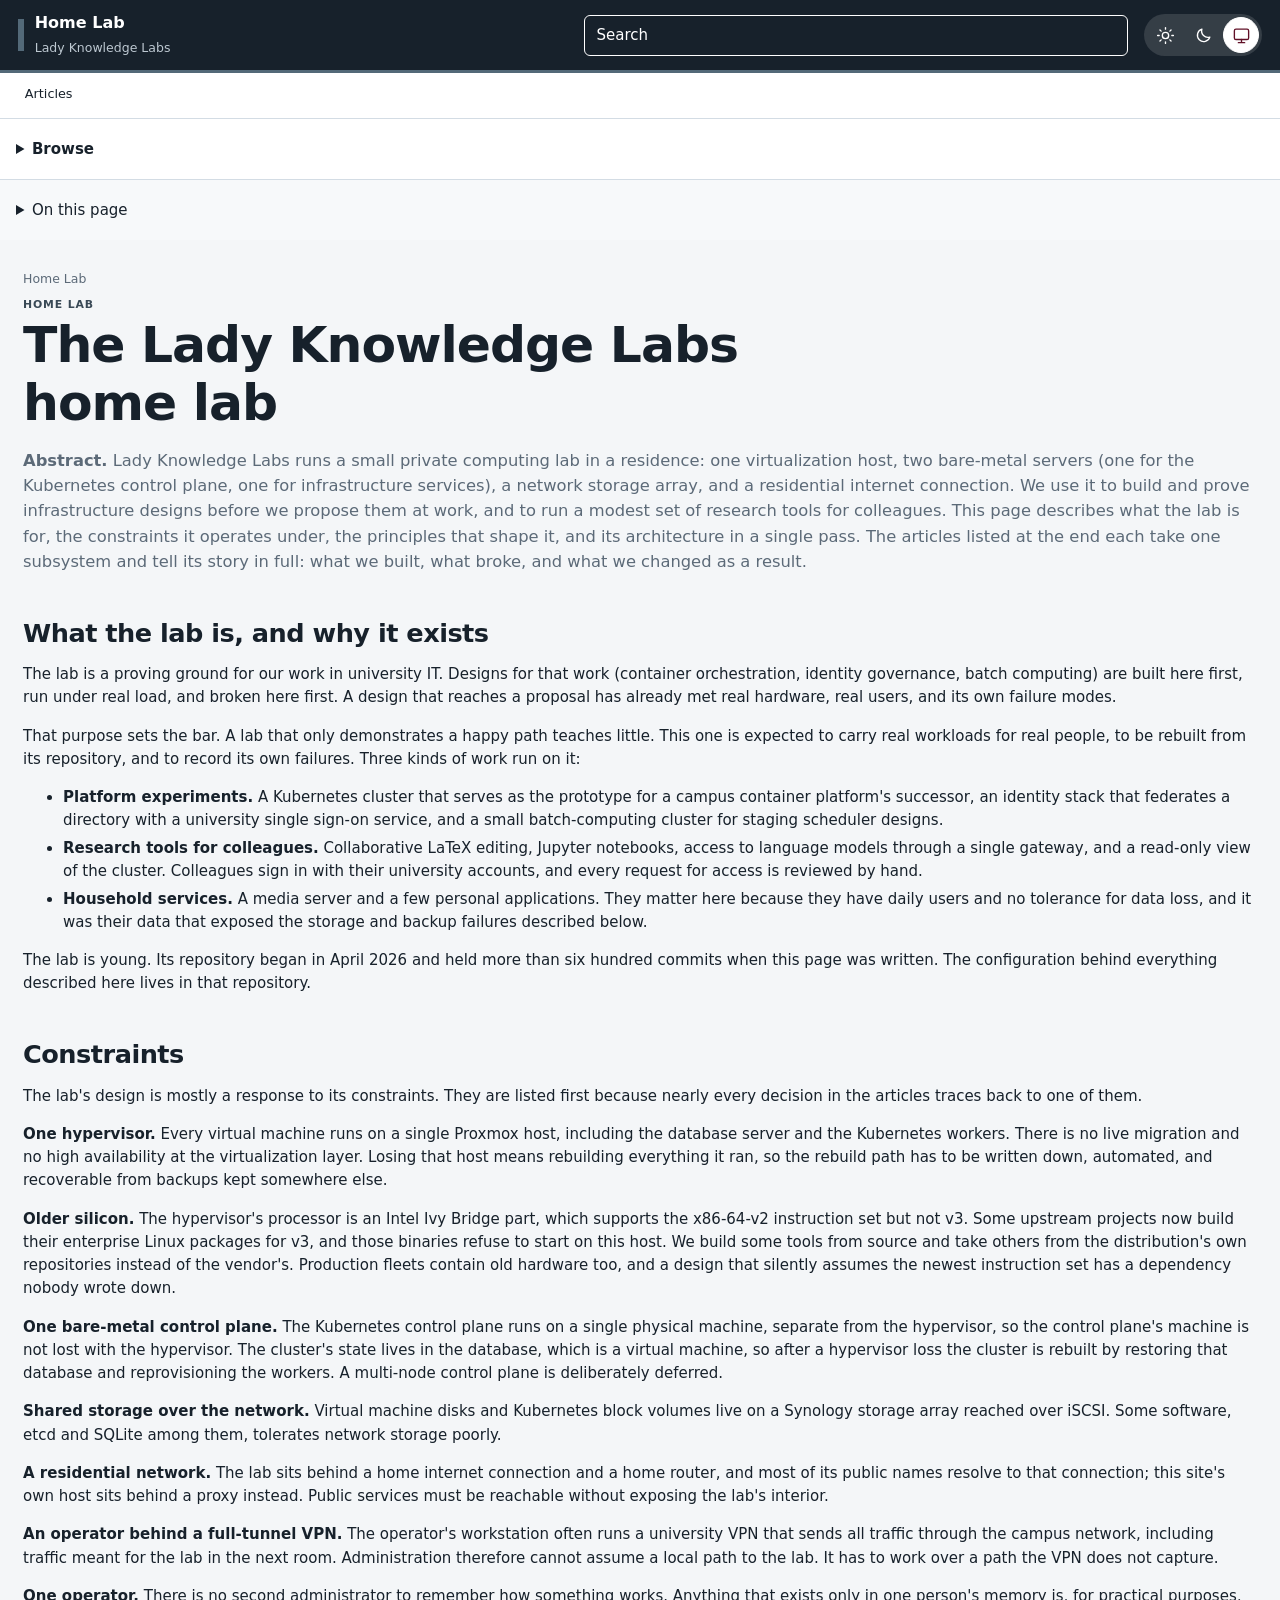
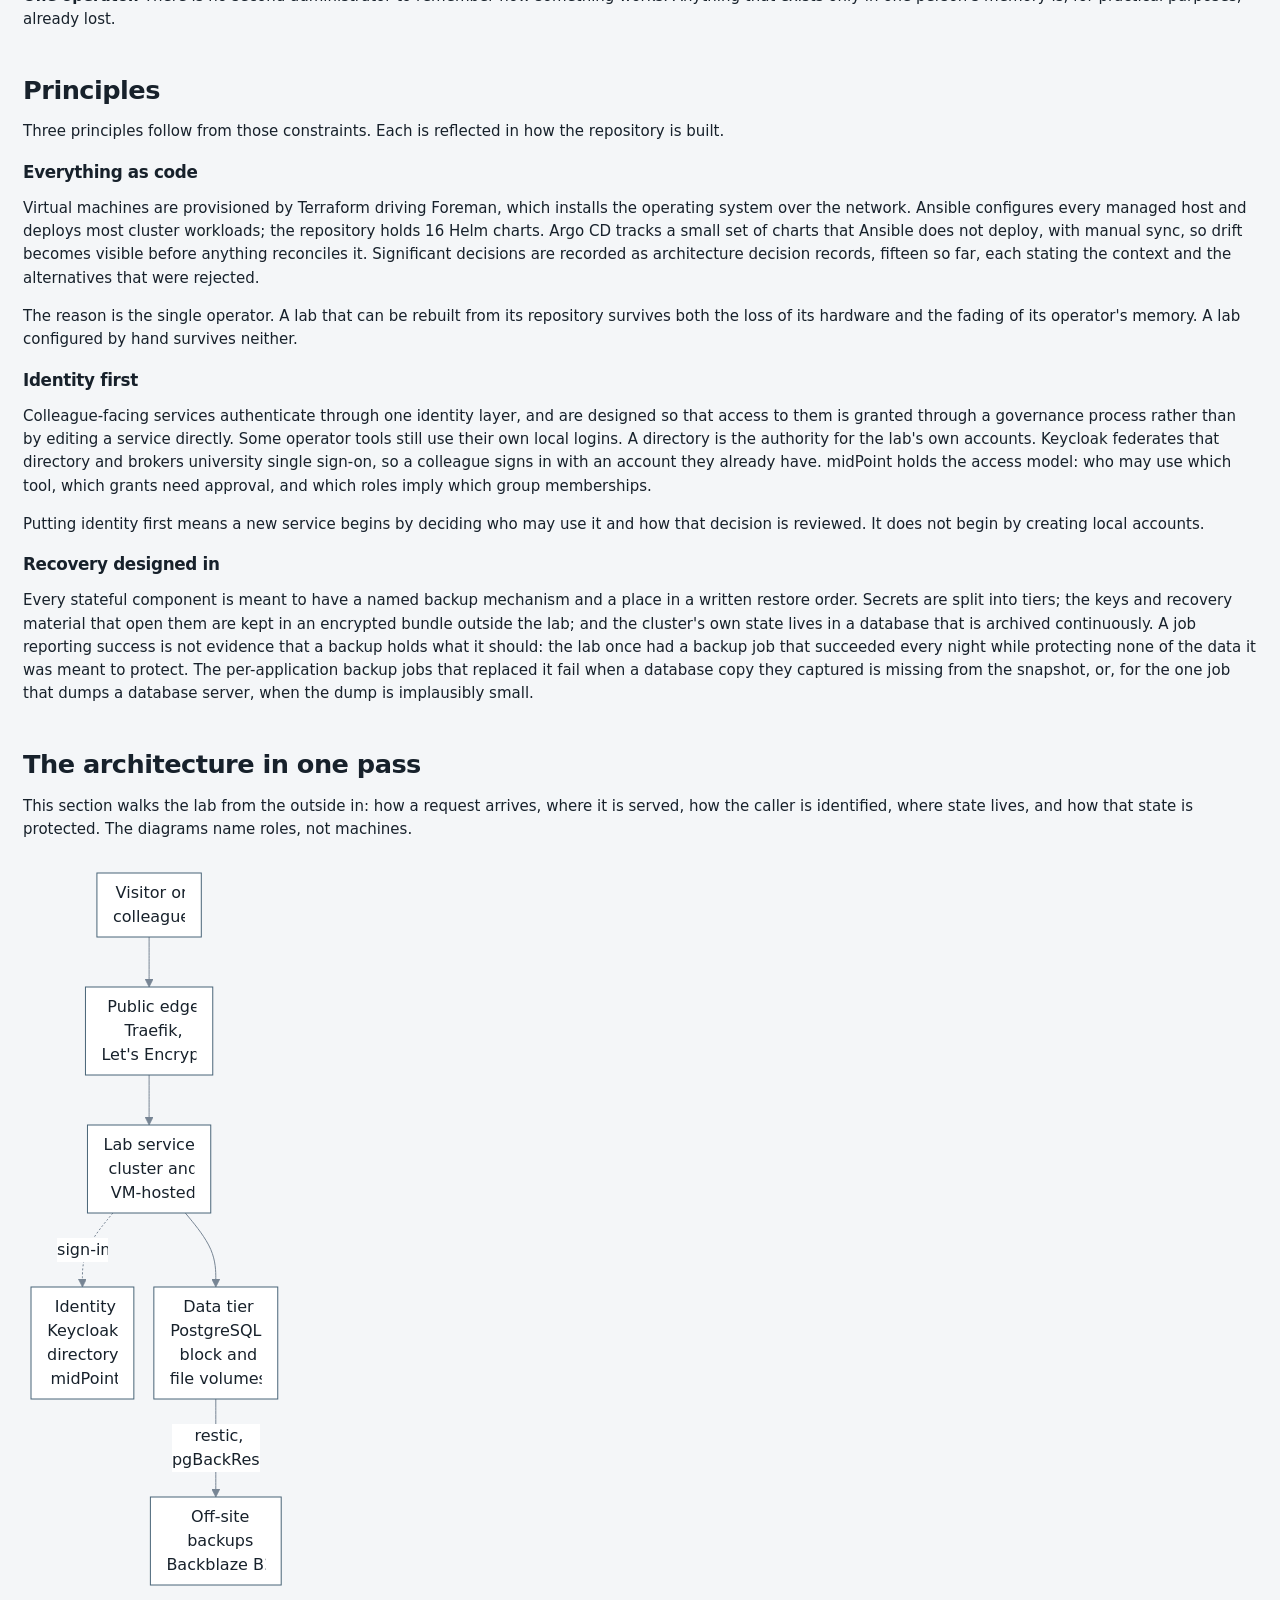
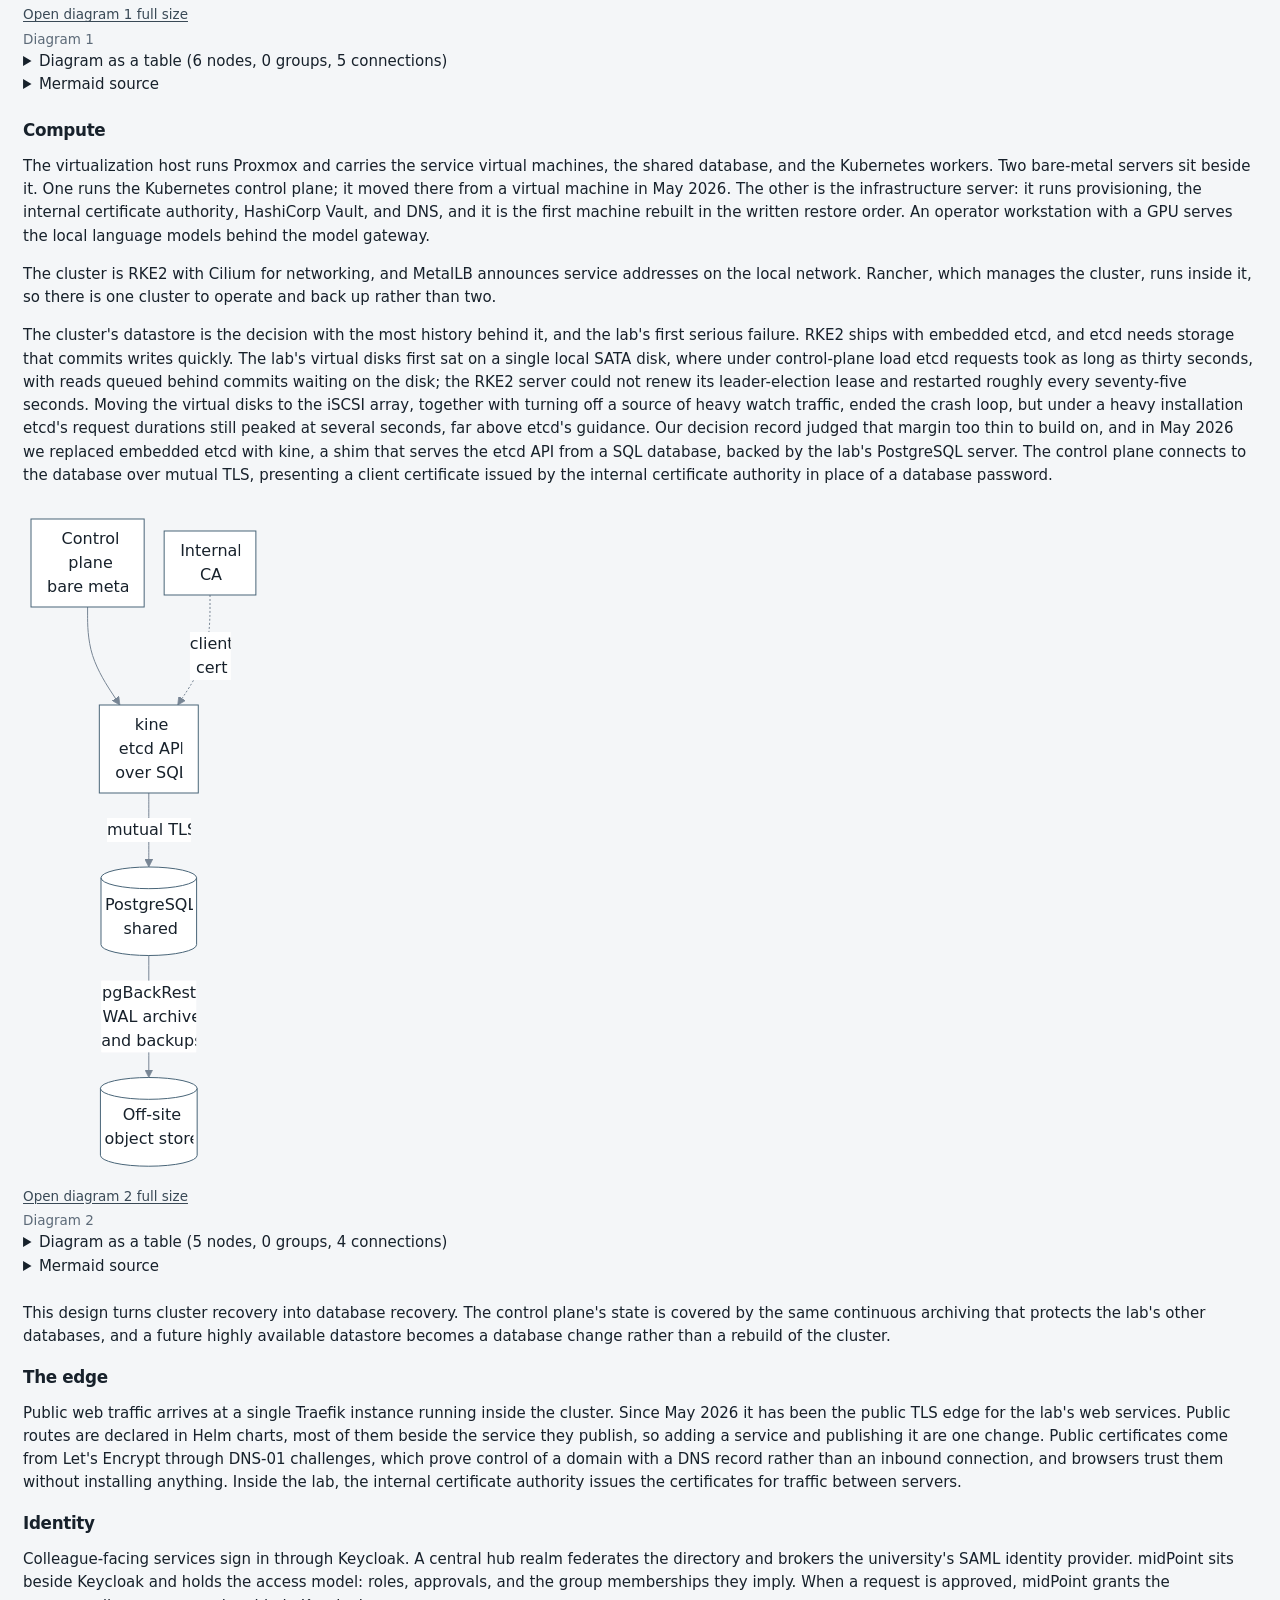
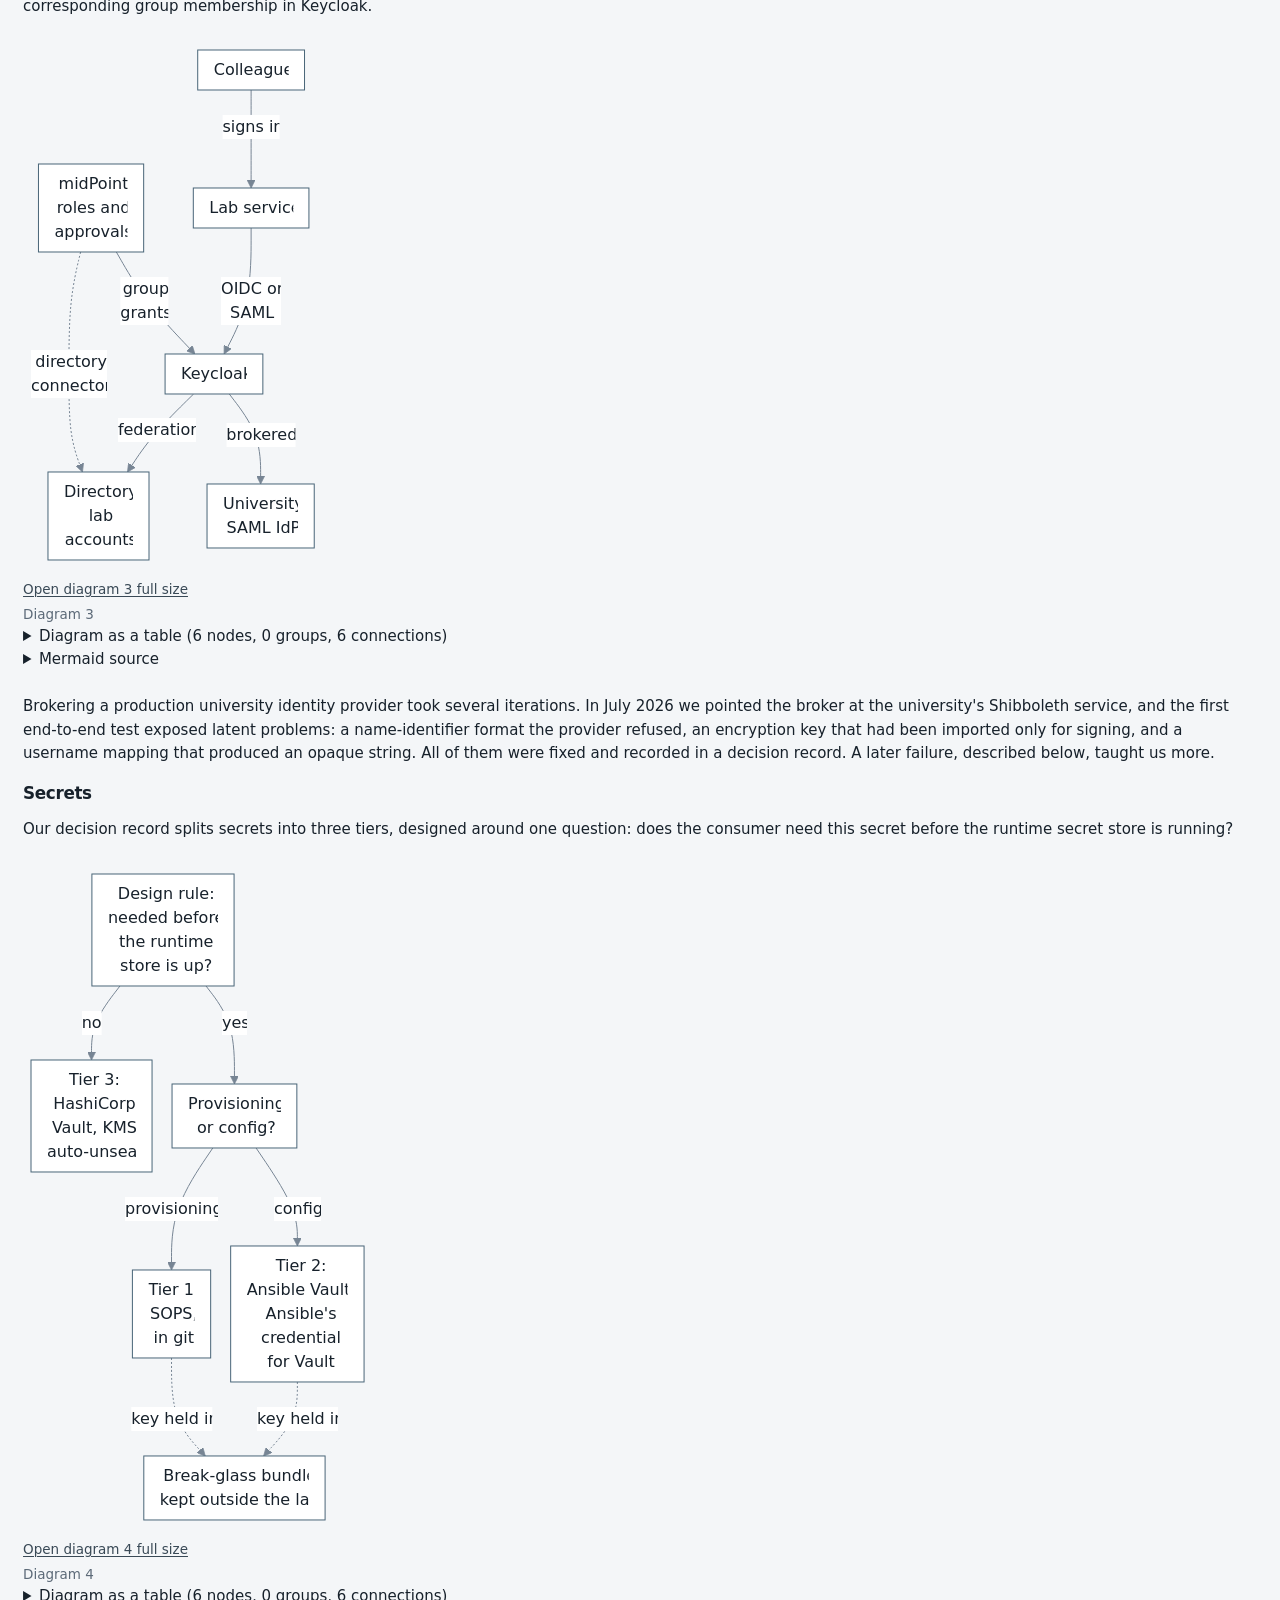
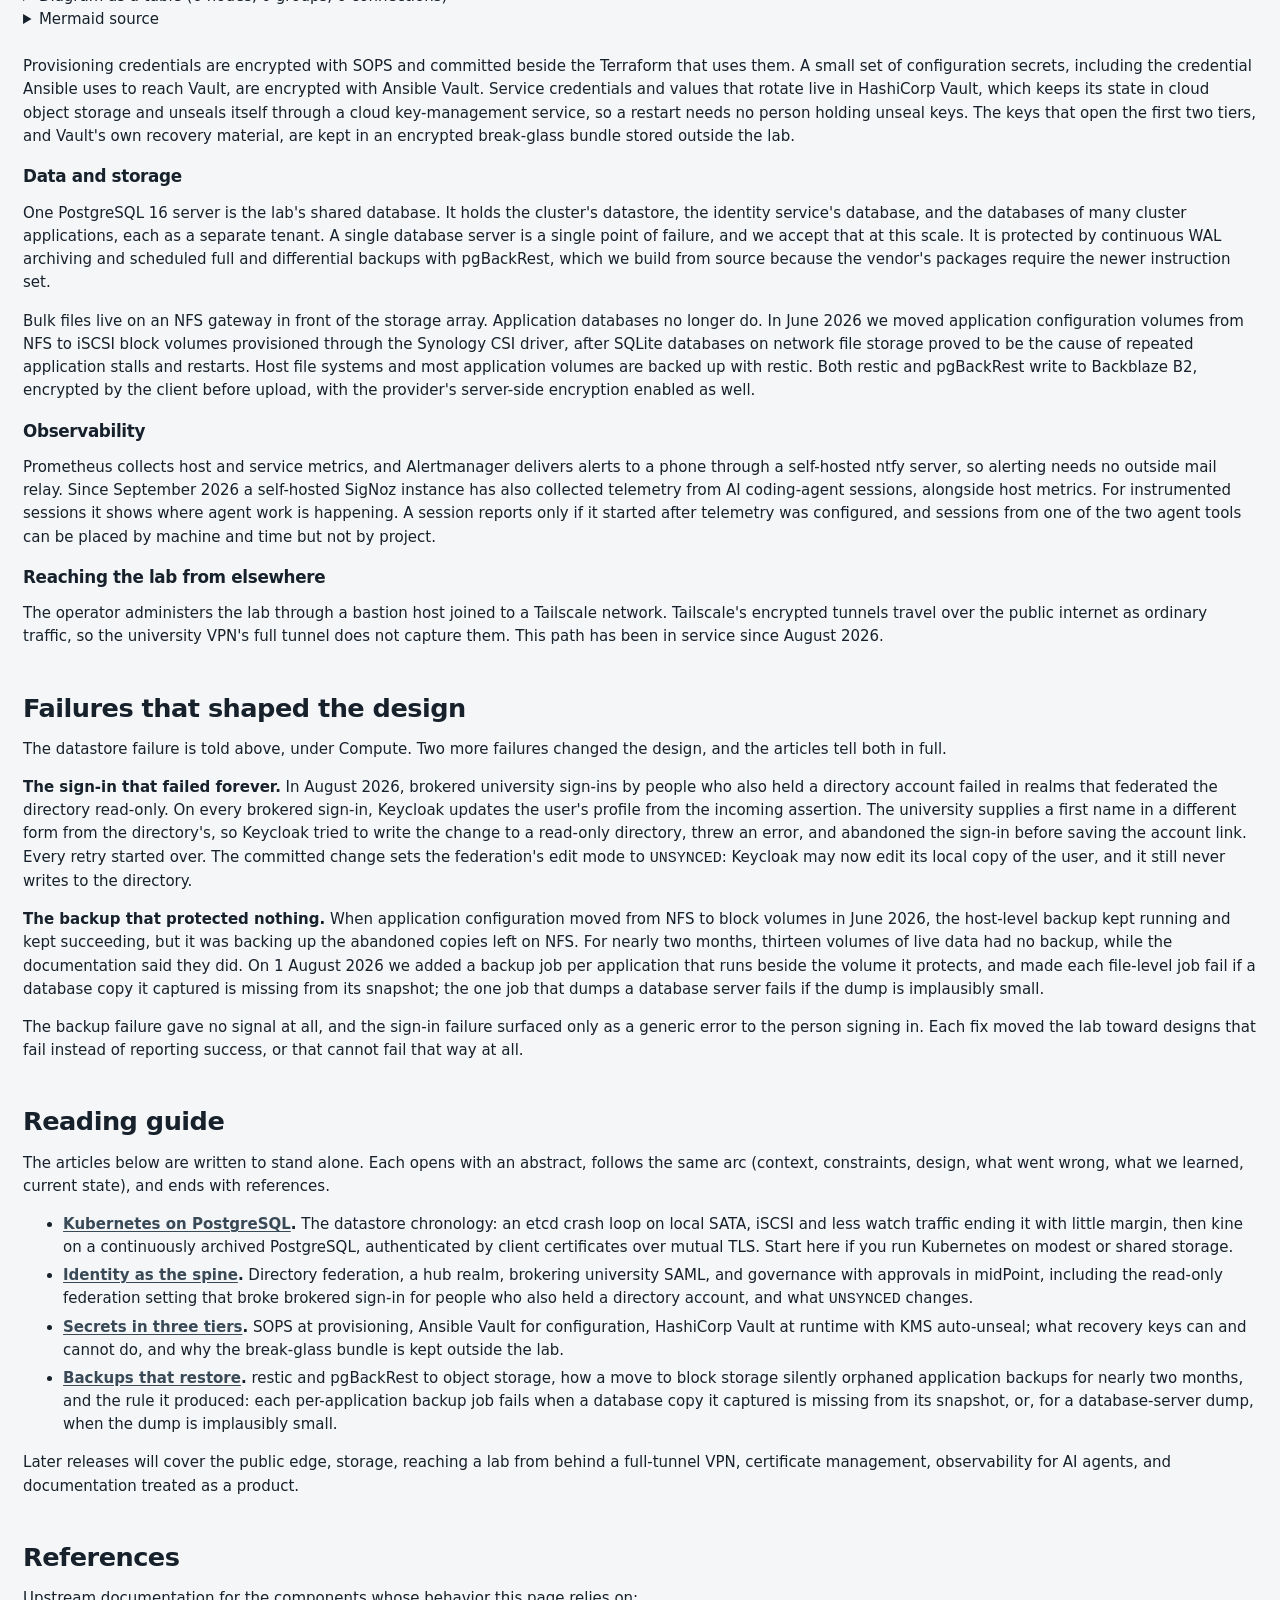
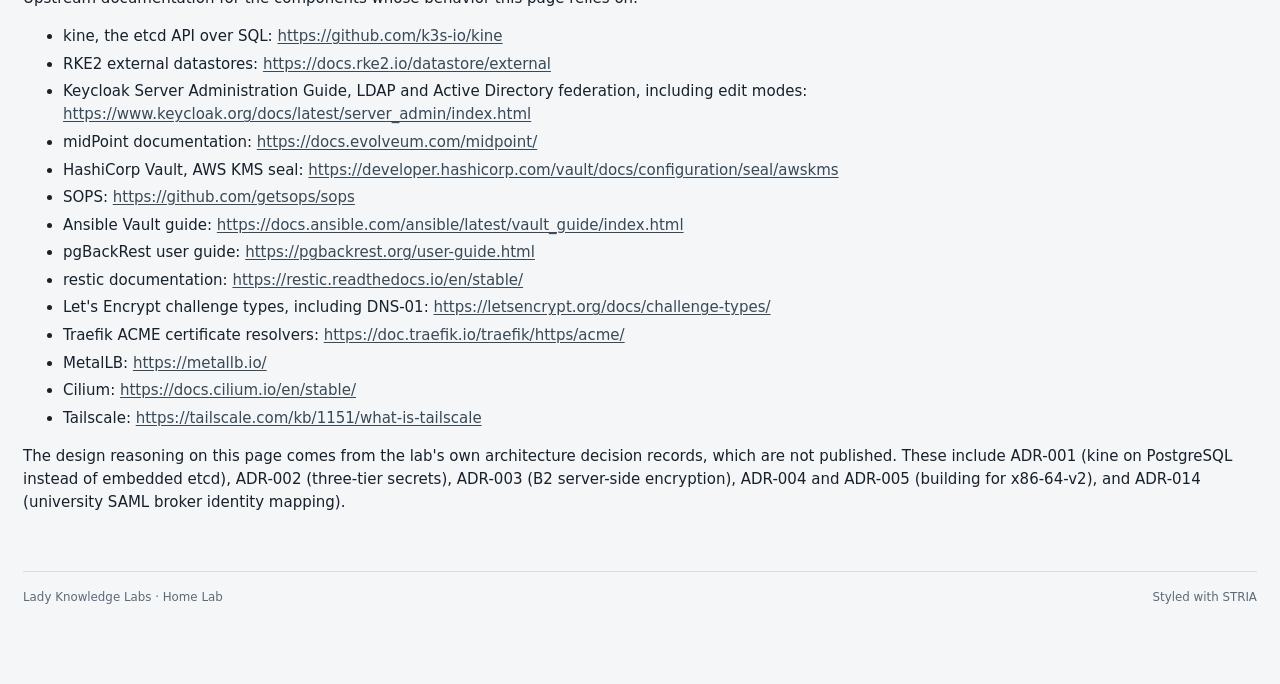
<file: public/index.html>
<!doctype html>
<html lang="en">
<head>
<meta charset="utf-8">
<meta name="viewport" content="width=device-width,initial-scale=1">
<link rel="icon" href="data:,">
<title>Lady Knowledge Labs · Home Lab</title>
<link rel="stylesheet" href="stria-base.css">
<link rel="stylesheet" href="documentation-shell-theme.css">
<link rel="stylesheet" href="documentation-navigation.css">
<link rel="stylesheet" href="specimen-theme.generated.css">
<link rel="stylesheet" href="appearance-preference.css">
<link rel="stylesheet" href="lk-docs.css">
<script src="appearance-preference.js"></script>
</head>
<body>
<a class="rui-skip" href="#rui-main">Skip to content</a>
<header class="header">
  <a class="brand" href="." aria-label="Home Lab documentation. Published by Lady Knowledge Labs."><span class="mark"></span><span><strong>Home Lab</strong><br/><small>Lady Knowledge Labs</small></span></a>
  <button type="button" class="searchbox" aria-label="Search the home lab documentation" aria-haspopup="dialog">Search</button>
  <div class="hdr-actions"><button data-theme="" title="Theme">Theme</button></div>
</header>
<nav class="rui-area-navigation" aria-label="Documentation areas">
  <a href="articles/backups-that-restore/">Articles</a>
</nav>
<div class="layout">
  <aside class="side" data-rui-navigation="2">
    <details class="rui-browse" open>
      <summary>Browse</summary>
      <nav aria-label="Home topics">
        <a href="." aria-current="page" class="current">Home</a>
      </nav>
    </details>
  </aside>
  <details class="rui-mobile-toc">
    <summary>On this page</summary>
    <nav aria-label="On this page"><ul>
      <li><a href="#what-the-lab-is-and-why-it-exists">What the lab is, and why it exists</a></li>
      <li><a href="#constraints">Constraints</a></li>
      <li><a href="#principles">Principles</a></li>
      <li><a href="#the-architecture-in-one-pass">The architecture in one pass</a></li>
      <li><a href="#failures-that-shaped-the-design">Failures that shaped the design</a></li>
      <li><a href="#reading-guide">Reading guide</a></li>
      <li><a href="#references">References</a></li>
    </ul></nav>
  </details>
  <main class="main" id="rui-main" tabindex="-1">
    <div class="crumb">Home Lab</div>
    <div class="kicker">Home Lab</div>
    <h1>The Lady Knowledge Labs home lab</h1><p class="lede"><strong>Abstract.</strong> Lady Knowledge Labs runs a small private computing lab in a residence: one virtualization host, two bare-metal servers (one for the Kubernetes control plane, one for infrastructure services), a network storage array, and a residential internet connection. We use it to build and prove infrastructure designs before we propose them at work, and to run a modest set of research tools for colleagues. This page describes what the lab is for, the constraints it operates under, the principles that shape it, and its architecture in a single pass. The articles listed at the end each take one subsystem and tell its story in full: what we built, what broke, and what we changed as a result.</p>
    <div class="prose lk-content"><h2 id="what-the-lab-is-and-why-it-exists">What the lab is, and why it exists</h2>
<p>The lab is a proving ground for our work in university IT. Designs for that work (container orchestration, identity governance, batch computing) are built here first, run under real load, and broken here first. A design that reaches a proposal has already met real hardware, real users, and its own failure modes.</p>
<p>That purpose sets the bar. A lab that only demonstrates a happy path teaches little. This one is expected to carry real workloads for real people, to be rebuilt from its repository, and to record its own failures. Three kinds of work run on it:</p>
<ul>
<li><strong>Platform experiments.</strong> A Kubernetes cluster that serves as the prototype for a campus container platform's successor, an identity stack that federates a directory with a university single sign-on service, and a small batch-computing cluster for staging scheduler designs.</li>
<li><strong>Research tools for colleagues.</strong> Collaborative LaTeX editing, Jupyter notebooks, access to language models through a single gateway, and a read-only view of the cluster. Colleagues sign in with their university accounts, and every request for access is reviewed by hand.</li>
<li><strong>Household services.</strong> A media server and a few personal applications. They matter here because they have daily users and no tolerance for data loss, and it was their data that exposed the storage and backup failures described below.</li>
</ul>
<p>The lab is young. Its repository began in April 2026 and held more than six hundred commits when this page was written. The configuration behind everything described here lives in that repository.</p>
<h2 id="constraints">Constraints</h2>
<p>The lab's design is mostly a response to its constraints. They are listed first because nearly every decision in the articles traces back to one of them.</p>
<p><strong>One hypervisor.</strong> Every virtual machine runs on a single Proxmox host, including the database server and the Kubernetes workers. There is no live migration and no high availability at the virtualization layer. Losing that host means rebuilding everything it ran, so the rebuild path has to be written down, automated, and recoverable from backups kept somewhere else.</p>
<p><strong>Older silicon.</strong> The hypervisor's processor is an Intel Ivy Bridge part, which supports the x86-64-v2 instruction set but not v3. Some upstream projects now build their enterprise Linux packages for v3, and those binaries refuse to start on this host. We build some tools from source and take others from the distribution's own repositories instead of the vendor's. Production fleets contain old hardware too, and a design that silently assumes the newest instruction set has a dependency nobody wrote down.</p>
<p><strong>One bare-metal control plane.</strong> The Kubernetes control plane runs on a single physical machine, separate from the hypervisor, so the control plane's machine is not lost with the hypervisor. The cluster's state lives in the database, which is a virtual machine, so after a hypervisor loss the cluster is rebuilt by restoring that database and reprovisioning the workers. A multi-node control plane is deliberately deferred.</p>
<p><strong>Shared storage over the network.</strong> Virtual machine disks and Kubernetes block volumes live on a Synology storage array reached over iSCSI. Some software, etcd and SQLite among them, tolerates network storage poorly.</p>
<p><strong>A residential network.</strong> The lab sits behind a home internet connection and a home router, and most of its public names resolve to that connection; this site's own host sits behind a proxy instead. Public services must be reachable without exposing the lab's interior.</p>
<p><strong>An operator behind a full-tunnel VPN.</strong> The operator's workstation often runs a university VPN that sends all traffic through the campus network, including traffic meant for the lab in the next room. Administration therefore cannot assume a local path to the lab. It has to work over a path the VPN does not capture.</p>
<p><strong>One operator.</strong> There is no second administrator to remember how something works. Anything that exists only in one person's memory is, for practical purposes, already lost.</p>
<h2 id="principles">Principles</h2>
<p>Three principles follow from those constraints. Each is reflected in how the repository is built.</p>
<h3 id="everything-as-code">Everything as code</h3>
<p>Virtual machines are provisioned by Terraform driving Foreman, which installs the operating system over the network. Ansible configures every managed host and deploys most cluster workloads; the repository holds 16 Helm charts. Argo CD tracks a small set of charts that Ansible does not deploy, with manual sync, so drift becomes visible before anything reconciles it. Significant decisions are recorded as architecture decision records, fifteen so far, each stating the context and the alternatives that were rejected.</p>
<p>The reason is the single operator. A lab that can be rebuilt from its repository survives both the loss of its hardware and the fading of its operator's memory. A lab configured by hand survives neither.</p>
<h3 id="identity-first">Identity first</h3>
<p>Colleague-facing services authenticate through one identity layer, and are designed so that access to them is granted through a governance process rather than by editing a service directly. Some operator tools still use their own local logins. A directory is the authority for the lab's own accounts. Keycloak federates that directory and brokers university single sign-on, so a colleague signs in with an account they already have. midPoint holds the access model: who may use which tool, which grants need approval, and which roles imply which group memberships.</p>
<p>Putting identity first means a new service begins by deciding who may use it and how that decision is reviewed. It does not begin by creating local accounts.</p>
<h3 id="recovery-designed-in">Recovery designed in</h3>
<p>Every stateful component is meant to have a named backup mechanism and a place in a written restore order. Secrets are split into tiers; the keys and recovery material that open them are kept in an encrypted bundle outside the lab; and the cluster's own state lives in a database that is archived continuously. A job reporting success is not evidence that a backup holds what it should: the lab once had a backup job that succeeded every night while protecting none of the data it was meant to protect. The per-application backup jobs that replaced it fail when a database copy they captured is missing from the snapshot, or, for the one job that dumps a database server, when the dump is implausibly small.</p>
<h2 id="the-architecture-in-one-pass">The architecture in one pass</h2>
<p>This section walks the lab from the outside in: how a request arrives, where it is served, how the caller is identified, where state lives, and how that state is protected. The diagrams name roles, not machines.</p>
<figure class="lk-diagram" id="diagram-1"><div aria-label="Diagram 1, scrollable" class="lk-diagram-svg lk-scroll lk-on-light" role="region" tabindex="0"><div aria-labelledby="diagram-1-caption" role="img"><svg aria-roledescription="flowchart-v2" class="flowchart" height="728" id="diagram-1-light" role="graphics-document document" viewbox="0 0 266.203125 728" width="266.203125" xmlns="http://www.w3.org/2000/svg" xmlns:xlink="http://www.w3.org/1999/xlink"><style>#diagram-1-light{font-family:system-ui,sans-serif;font-size:16px;fill:#17212b;}@keyframes edge-animation-frame{from{stroke-dashoffset:0;}}@keyframes dash{to{stroke-dashoffset:0;}}#diagram-1-light .edge-animation-slow{stroke-dasharray:9,5!important;stroke-dashoffset:900;animation:dash 50s linear infinite;stroke-linecap:round;}#diagram-1-light .edge-animation-fast{stroke-dasharray:9,5!important;stroke-dashoffset:900;animation:dash 20s linear infinite;stroke-linecap:round;}#diagram-1-light .error-icon{fill:#e4edf3;}#diagram-1-light .error-text{fill:#1b120c;stroke:#1b120c;}#diagram-1-light .edge-thickness-normal{stroke-width:1px;}#diagram-1-light .edge-thickness-thick{stroke-width:3.5px;}#diagram-1-light .edge-pattern-solid{stroke-dasharray:0;}#diagram-1-light .edge-thickness-invisible{stroke-width:0;fill:none;}#diagram-1-light .edge-pattern-dashed{stroke-dasharray:3;}#diagram-1-light .edge-pattern-dotted{stroke-dasharray:2;}#diagram-1-light .marker{fill:#778594;stroke:#778594;}#diagram-1-light .marker.cross{stroke:#778594;}#diagram-1-light svg{font-family:system-ui,sans-serif;font-size:16px;}#diagram-1-light p{margin:0;}#diagram-1-light .label{font-family:system-ui,sans-serif;color:#17212b;}#diagram-1-light .cluster-label text{fill:#17212b;}#diagram-1-light .cluster-label span{color:#17212b;}#diagram-1-light .cluster-label span p{background-color:transparent;}#diagram-1-light .label text,#diagram-1-light span{fill:#17212b;color:#17212b;}#diagram-1-light .node rect,#diagram-1-light .node circle,#diagram-1-light .node ellipse,#diagram-1-light .node polygon,#diagram-1-light .node path{fill:#ffffff;stroke:#496578;stroke-width:1px;}#diagram-1-light .rough-node .label text,#diagram-1-light .node .label text,#diagram-1-light .image-shape .label,#diagram-1-light .icon-shape .label{text-anchor:middle;}#diagram-1-light .node .katex path{fill:#000;stroke:#000;stroke-width:1px;}#diagram-1-light .rough-node .label,#diagram-1-light .node .label,#diagram-1-light .image-shape .label,#diagram-1-light .icon-shape .label{text-align:center;}#diagram-1-light .node.clickable{cursor:pointer;}#diagram-1-light .root .anchor path{fill:#778594!important;stroke-width:0;stroke:#778594;}#diagram-1-light .arrowheadPath{fill:#000000;}#diagram-1-light .edgePaths .path{stroke:#778594;stroke-width:1px;}#diagram-1-light .flowchart-link{stroke:#778594;fill:none;}#diagram-1-light .edgeLabel{background-color:#ffffff;text-align:center;}#diagram-1-light .edgeLabel p{background-color:#ffffff;}#diagram-1-light .edgeLabel rect{opacity:0.5;background-color:#ffffff;fill:#ffffff;}#diagram-1-light .labelBkg{background-color:rgba(255, 255, 255, 0.5);}#diagram-1-light .cluster rect{fill:#e4edf3;stroke:#d3dce4;stroke-width:1px;}#diagram-1-light .cluster text{fill:#17212b;}#diagram-1-light .cluster span{color:#17212b;}#diagram-1-light .node .collapsed-indicator{fill:#d3dce4;stroke:none;opacity:0.6;}#diagram-1-light .node .collapsed-separator{stroke:#d3dce4;stroke-width:0.75px;}#diagram-1-light div.mermaidTooltip{position:absolute;text-align:center;max-width:200px;padding:2px;font-family:system-ui,sans-serif;font-size:12px;background:#e4edf3;border:1px solid hsl(204, 0%, 82.3529411765%);border-radius:2px;pointer-events:none;z-index:100;}#diagram-1-light .flowchartTitleText{text-anchor:middle;font-size:18px;fill:#17212b;}#diagram-1-light rect.text{fill:none;stroke-width:0;}#diagram-1-light .icon-shape,#diagram-1-light .image-shape{background-color:#ffffff;text-align:center;}#diagram-1-light .icon-shape p,#diagram-1-light .image-shape p{background-color:#ffffff;padding:2px;}#diagram-1-light .icon-shape .label rect,#diagram-1-light .image-shape .label rect{opacity:0.5;background-color:#ffffff;fill:#ffffff;}#diagram-1-light .label-icon{display:inline-block;height:1em;overflow:visible;vertical-align:-0.125em;}#diagram-1-light .node .label-icon path{fill:currentColor;stroke:revert;stroke-width:revert;}#diagram-1-light .node .neo-node{stroke:#496578;}#diagram-1-light [data-look="neo"].node rect,#diagram-1-light [data-look="neo"].cluster rect,#diagram-1-light [data-look="neo"].node polygon{stroke:url(#diagram-1-light-gradient);filter:drop-shadow( 1px 2px 2px rgba(185,185,185,1));}#diagram-1-light [data-look="neo"].swimlane.cluster rect{filter:none;}#diagram-1-light [data-look="neo"].node path{stroke:url(#diagram-1-light-gradient);stroke-width:1px;}#diagram-1-light [data-look="neo"].node .outer-path{filter:drop-shadow( 1px 2px 2px rgba(185,185,185,1));}#diagram-1-light [data-look="neo"].node .neo-line path{stroke:#496578;filter:none;}#diagram-1-light [data-look="neo"].node circle{stroke:url(#diagram-1-light-gradient);filter:drop-shadow( 1px 2px 2px rgba(185,185,185,1));}#diagram-1-light [data-look="neo"].node circle .state-start{fill:#000000;}#diagram-1-light [data-look="neo"].icon-shape .icon{fill:url(#diagram-1-light-gradient);filter:drop-shadow( 1px 2px 2px rgba(185,185,185,1));}#diagram-1-light [data-look="neo"].icon-shape .icon-neo path{stroke:url(#diagram-1-light-gradient);filter:drop-shadow( 1px 2px 2px rgba(185,185,185,1));}#diagram-1-light :root{--mermaid-font-family:"trebuchet ms",verdana,arial,sans-serif;}</style><g><marker class="marker flowchart-v2" id="diagram-1-light-diagram-1-light_flowchart-v2-pointEnd" markerheight="8" markerunits="userSpaceOnUse" markerwidth="8" orient="auto" refx="5" refy="5" viewbox="0 0 10 10"><path class="arrowMarkerPath" d="M 0 0 L 10 5 L 0 10 z" style="stroke-width: 1; stroke-dasharray: 1, 0;"></path></marker><marker class="marker flowchart-v2" id="diagram-1-light-diagram-1-light_flowchart-v2-pointStart" markerheight="8" markerunits="userSpaceOnUse" markerwidth="8" orient="auto" refx="4.5" refy="5" viewbox="0 0 10 10"><path class="arrowMarkerPath" d="M 0 5 L 10 10 L 10 0 z" style="stroke-width: 1; stroke-dasharray: 1, 0;"></path></marker><marker class="marker flowchart-v2" id="diagram-1-light-diagram-1-light_flowchart-v2-pointEnd-margin" markerheight="14" markerunits="userSpaceOnUse" markerwidth="10.5" orient="auto" refx="11.5" refy="7" viewbox="0 0 11.5 14"><path class="arrowMarkerPath" d="M 0 0 L 11.5 7 L 0 14 z" style="stroke-width: 0; stroke-dasharray: 1, 0;"></path></marker><marker class="marker flowchart-v2" id="diagram-1-light-diagram-1-light_flowchart-v2-pointStart-margin" markerheight="14" markerunits="userSpaceOnUse" markerwidth="11.5" orient="auto" refx="1" refy="7" viewbox="0 0 11.5 14"><polygon class="arrowMarkerPath" points="0,7 11.5,14 11.5,0" style="stroke-width: 0; stroke-dasharray: 1, 0;"></polygon></marker><marker class="marker flowchart-v2" id="diagram-1-light-diagram-1-light_flowchart-v2-circleEnd" markerheight="11" markerunits="userSpaceOnUse" markerwidth="11" orient="auto" refx="11" refy="5" viewbox="0 0 10 10"><circle class="arrowMarkerPath" cx="5" cy="5" r="5" style="stroke-width: 1; stroke-dasharray: 1, 0;"></circle></marker><marker class="marker flowchart-v2" id="diagram-1-light-diagram-1-light_flowchart-v2-circleStart" markerheight="11" markerunits="userSpaceOnUse" markerwidth="11" orient="auto" refx="-1" refy="5" viewbox="0 0 10 10"><circle class="arrowMarkerPath" cx="5" cy="5" r="5" style="stroke-width: 1; stroke-dasharray: 1, 0;"></circle></marker><marker class="marker flowchart-v2" id="diagram-1-light-diagram-1-light_flowchart-v2-circleEnd-margin" markerheight="14" markerunits="userSpaceOnUse" markerwidth="14" orient="auto" refx="12.25" refy="5" viewbox="0 0 10 10"><circle class="arrowMarkerPath" cx="5" cy="5" r="5" style="stroke-width: 0; stroke-dasharray: 1, 0;"></circle></marker><marker class="marker flowchart-v2" id="diagram-1-light-diagram-1-light_flowchart-v2-circleStart-margin" markerheight="14" markerunits="userSpaceOnUse" markerwidth="14" orient="auto" refx="-2" refy="5" viewbox="0 0 10 10"><circle class="arrowMarkerPath" cx="5" cy="5" r="5" style="stroke-width: 0; stroke-dasharray: 1, 0;"></circle></marker><marker class="marker cross flowchart-v2" id="diagram-1-light-diagram-1-light_flowchart-v2-crossEnd" markerheight="11" markerunits="userSpaceOnUse" markerwidth="11" orient="auto" refx="12" refy="5.2" viewbox="0 0 11 11"><path class="arrowMarkerPath" d="M 1,1 l 9,9 M 10,1 l -9,9" style="stroke-width: 2; stroke-dasharray: 1, 0;"></path></marker><marker class="marker cross flowchart-v2" id="diagram-1-light-diagram-1-light_flowchart-v2-crossStart" markerheight="11" markerunits="userSpaceOnUse" markerwidth="11" orient="auto" refx="-1" refy="5.2" viewbox="0 0 11 11"><path class="arrowMarkerPath" d="M 1,1 l 9,9 M 10,1 l -9,9" style="stroke-width: 2; stroke-dasharray: 1, 0;"></path></marker><marker class="marker cross flowchart-v2" id="diagram-1-light-diagram-1-light_flowchart-v2-crossEnd-margin" markerheight="12" markerunits="userSpaceOnUse" markerwidth="12" orient="auto" refx="17.7" refy="7.5" viewbox="0 0 15 15"><path class="arrowMarkerPath" d="M 1,1 L 14,14 M 1,14 L 14,1" style="stroke-width: 2.5;"></path></marker><marker class="marker cross flowchart-v2" id="diagram-1-light-diagram-1-light_flowchart-v2-crossStart-margin" markerheight="12" markerunits="userSpaceOnUse" markerwidth="12" orient="auto" refx="-3.5" refy="7.5" viewbox="0 0 15 15"><path class="arrowMarkerPath" d="M 1,1 L 14,14 M 1,14 L 14,1" style="stroke-width: 2.5; stroke-dasharray: 1, 0;"></path></marker><g class="root"><g class="clusters"></g><g class="edgePaths"><path class="edge-thickness-normal edge-pattern-solid edge-thickness-normal edge-pattern-solid flowchart-link" d="M126.109,72L126.109,76.167C126.109,80.333,126.109,88.667,126.109,96.333C126.109,104,126.109,111,126.109,114.5L126.109,118" data-edge="true" data-et="edge" data-id="L_Visitor_Edge_0" data-look="classic" id="diagram-1-light-L_Visitor_Edge_0" marker-end="url(#diagram-1-light-diagram-1-light_flowchart-v2-pointEnd)" style=";"></path><path class="edge-thickness-normal edge-pattern-solid edge-thickness-normal edge-pattern-solid flowchart-link" d="M126.109,210L126.109,214.167C126.109,218.333,126.109,226.667,126.109,234.333C126.109,242,126.109,249,126.109,252.5L126.109,256" data-edge="true" data-et="edge" data-id="L_Edge_Svc_0" data-look="classic" id="diagram-1-light-L_Edge_Svc_0" marker-end="url(#diagram-1-light-diagram-1-light_flowchart-v2-pointEnd)" style=";"></path><path class="edge-thickness-normal edge-pattern-dotted edge-thickness-normal edge-pattern-solid flowchart-link" d="M89.884,348L84.807,354.167C79.73,360.333,69.576,372.667,64.499,384.333C59.422,396,59.422,407,59.422,412.5L59.422,418" data-edge="true" data-et="edge" data-id="L_Svc_Identity_0" data-look="classic" id="diagram-1-light-L_Svc_Identity_0" marker-end="url(#diagram-1-light-diagram-1-light_flowchart-v2-pointEnd)" style=";"></path><path class="edge-thickness-normal edge-pattern-solid edge-thickness-normal edge-pattern-solid flowchart-link" d="M162.335,348L167.412,354.167C172.489,360.333,182.643,372.667,187.72,384.333C192.797,396,192.797,407,192.797,412.5L192.797,418" data-edge="true" data-et="edge" data-id="L_Svc_Data_0" data-look="classic" id="diagram-1-light-L_Svc_Data_0" marker-end="url(#diagram-1-light-diagram-1-light_flowchart-v2-pointEnd)" style=";"></path><path class="edge-thickness-normal edge-pattern-solid edge-thickness-normal edge-pattern-solid flowchart-link" d="M192.797,534L192.797,542.167C192.797,550.333,192.797,566.667,192.797,582.333C192.797,598,192.797,613,192.797,620.5L192.797,628" data-edge="true" data-et="edge" data-id="L_Data_Offsite_0" data-look="classic" id="diagram-1-light-L_Data_Offsite_0" marker-end="url(#diagram-1-light-diagram-1-light_flowchart-v2-pointEnd)" style=";"></path></g><g class="edgeLabels"><g class="edgeLabel"><g class="label" data-id="L_Visitor_Edge_0" transform="translate(0, 0)"><foreignobject height="0" width="0"><div class="labelBkg" style="display: table-cell; white-space: nowrap; line-height: 1.5; max-width: 200px; text-align: center;" xmlns="http://www.w3.org/1999/xhtml"><span class="edgeLabel"></span></div></foreignobject></g></g><g class="edgeLabel"><g class="label" data-id="L_Edge_Svc_0" transform="translate(0, 0)"><foreignobject height="0" width="0"><div class="labelBkg" style="display: table-cell; white-space: nowrap; line-height: 1.5; max-width: 200px; text-align: center;" xmlns="http://www.w3.org/1999/xhtml"><span class="edgeLabel"></span></div></foreignobject></g></g><g class="edgeLabel" transform="translate(59.421875, 385)"><g class="label" data-id="L_Svc_Identity_0" transform="translate(-25.3515625, -12)"><foreignobject height="24" width="50.703125"><div class="labelBkg" style="display: table-cell; white-space: nowrap; line-height: 1.5; max-width: 200px; text-align: center;" xmlns="http://www.w3.org/1999/xhtml"><span class="edgeLabel"><p>sign-in</p></span></div></foreignobject></g></g><g class="edgeLabel"><g class="label" data-id="L_Svc_Data_0" transform="translate(0, 0)"><foreignobject height="0" width="0"><div class="labelBkg" style="display: table-cell; white-space: nowrap; line-height: 1.5; max-width: 200px; text-align: center;" xmlns="http://www.w3.org/1999/xhtml"><span class="edgeLabel"></span></div></foreignobject></g></g><g class="edgeLabel" transform="translate(192.796875, 583)"><g class="label" data-id="L_Data_Offsite_0" transform="translate(-43.8515625, -24)"><foreignobject height="48" width="87.703125"><div class="labelBkg" style="display: table-cell; white-space: nowrap; line-height: 1.5; max-width: 200px; text-align: center;" xmlns="http://www.w3.org/1999/xhtml"><span class="edgeLabel"><p>restic,<br/>pgBackRest</p></span></div></foreignobject></g></g></g><g class="nodes"><g class="node default" data-look="classic" id="diagram-1-light-flowchart-Visitor-0" transform="translate(126.109375, 40)"><rect class="basic label-container" height="64" style="" width="104.375" x="-52.1875" y="-32"></rect><g class="label" style="" transform="translate(-36.1875, -24)"><rect></rect><foreignobject height="48" width="72.375"><div style="display: table-cell; white-space: nowrap; line-height: 1.5; max-width: 200px; text-align: center;" xmlns="http://www.w3.org/1999/xhtml"><span class="nodeLabel"><p>Visitor or<br/>colleague</p></span></div></foreignobject></g></g><g class="node default" data-look="classic" id="diagram-1-light-flowchart-Edge-1" transform="translate(126.109375, 166)"><rect class="basic label-container" height="88" style="" width="127.296875" x="-63.6484375" y="-44"></rect><g class="label" style="" transform="translate(-47.6484375, -36)"><rect></rect><foreignobject height="72" width="95.296875"><div style="display: table-cell; white-space: nowrap; line-height: 1.5; max-width: 200px; text-align: center;" xmlns="http://www.w3.org/1999/xhtml"><span class="nodeLabel"><p>Public edge<br/>Traefik,<br/>Let's Encrypt</p></span></div></foreignobject></g></g><g class="node default" data-look="classic" id="diagram-1-light-flowchart-Svc-2" transform="translate(126.109375, 304)"><rect class="basic label-container" height="88" style="" width="123.28125" x="-61.640625" y="-44"></rect><g class="label" style="" transform="translate(-45.640625, -36)"><rect></rect><foreignobject height="72" width="91.28125"><div style="display: table-cell; white-space: nowrap; line-height: 1.5; max-width: 200px; text-align: center;" xmlns="http://www.w3.org/1999/xhtml"><span class="nodeLabel"><p>Lab services<br/>cluster and<br/>VM-hosted</p></span></div></foreignobject></g></g><g class="node default" data-look="classic" id="diagram-1-light-flowchart-Identity-3" transform="translate(59.421875, 478)"><rect class="basic label-container" height="112" style="" width="102.84375" x="-51.421875" y="-56"></rect><g class="label" style="" transform="translate(-35.421875, -48)"><rect></rect><foreignobject height="96" width="70.84375"><div style="display: table-cell; white-space: nowrap; line-height: 1.5; max-width: 200px; text-align: center;" xmlns="http://www.w3.org/1999/xhtml"><span class="nodeLabel"><p>Identity<br/>Keycloak,<br/>directory,<br/>midPoint</p></span></div></foreignobject></g></g><g class="node default" data-look="classic" id="diagram-1-light-flowchart-Data-4" transform="translate(192.796875, 478)"><rect class="basic label-container" height="112" style="" width="123.90625" x="-61.953125" y="-56"></rect><g class="label" style="" transform="translate(-45.953125, -48)"><rect></rect><foreignobject height="96" width="91.90625"><div style="display: table-cell; white-space: nowrap; line-height: 1.5; max-width: 200px; text-align: center;" xmlns="http://www.w3.org/1999/xhtml"><span class="nodeLabel"><p>Data tier<br/>PostgreSQL,<br/>block and<br/>file volumes</p></span></div></foreignobject></g></g><g class="node default" data-look="classic" id="diagram-1-light-flowchart-Offsite-5" transform="translate(192.796875, 676)"><rect class="basic label-container" height="88" style="" width="130.8125" x="-65.40625" y="-44"></rect><g class="label" style="" transform="translate(-49.40625, -36)"><rect></rect><foreignobject height="72" width="98.8125"><div style="display: table-cell; white-space: nowrap; line-height: 1.5; max-width: 200px; text-align: center;" xmlns="http://www.w3.org/1999/xhtml"><span class="nodeLabel"><p>Off-site<br/>backups<br/>Backblaze B2</p></span></div></foreignobject></g></g></g></g></g><defs><filter height="130%" id="diagram-1-light-drop-shadow" width="130%"><fedropshadow dx="4" dy="4" flood-color="#000000" flood-opacity="0.06" stddeviation="0"></fedropshadow></filter></defs><defs><filter height="150%" id="diagram-1-light-drop-shadow-small" width="150%"><fedropshadow dx="2" dy="2" flood-color="#000000" flood-opacity="0.06" stddeviation="0"></fedropshadow></filter></defs><lineargradient gradientunits="objectBoundingBox" id="diagram-1-light-gradient" x1="0%" x2="100%" y1="0%" y2="0%"><stop offset="0%" stop-color="#496578" stop-opacity="1"></stop><stop offset="100%" stop-color="hsl(205.7142857143, 0%, 84.7058823529%)" stop-opacity="1"></stop></lineargradient></svg></div></div><a class="lk-diagram-open lk-on-light" href="diagrams/index-diagram-1-light.svg">Open diagram 1 full size</a><div aria-label="Diagram 1, scrollable" class="lk-diagram-svg lk-scroll lk-on-dark" role="region" tabindex="0"><div aria-labelledby="diagram-1-caption" role="img"><svg aria-roledescription="flowchart-v2" class="flowchart" height="728" id="diagram-1-dark" role="graphics-document document" viewbox="0 0 266.203125 728" width="266.203125" xmlns="http://www.w3.org/2000/svg" xmlns:xlink="http://www.w3.org/1999/xlink"><style>#diagram-1-dark{font-family:system-ui,sans-serif;font-size:16px;fill:#f4f7f9;}@keyframes edge-animation-frame{from{stroke-dashoffset:0;}}@keyframes dash{to{stroke-dashoffset:0;}}#diagram-1-dark .edge-animation-slow{stroke-dasharray:9,5!important;stroke-dashoffset:900;animation:dash 50s linear infinite;stroke-linecap:round;}#diagram-1-dark .edge-animation-fast{stroke-dasharray:9,5!important;stroke-dashoffset:900;animation:dash 20s linear infinite;stroke-linecap:round;}#diagram-1-dark .error-icon{fill:#243e50;}#diagram-1-dark .error-text{fill:#dbc1af;stroke:#dbc1af;}#diagram-1-dark .edge-thickness-normal{stroke-width:1px;}#diagram-1-dark .edge-thickness-thick{stroke-width:3.5px;}#diagram-1-dark .edge-pattern-solid{stroke-dasharray:0;}#diagram-1-dark .edge-thickness-invisible{stroke-width:0;fill:none;}#diagram-1-dark .edge-pattern-dashed{stroke-dasharray:3;}#diagram-1-dark .edge-pattern-dotted{stroke-dasharray:2;}#diagram-1-dark .marker{fill:#8293a3;stroke:#8293a3;}#diagram-1-dark .marker.cross{stroke:#8293a3;}#diagram-1-dark svg{font-family:system-ui,sans-serif;font-size:16px;}#diagram-1-dark p{margin:0;}#diagram-1-dark .label{font-family:system-ui,sans-serif;color:#f4f7f9;}#diagram-1-dark .cluster-label text{fill:#f4f7f9;}#diagram-1-dark .cluster-label span{color:#f4f7f9;}#diagram-1-dark .cluster-label span p{background-color:transparent;}#diagram-1-dark .label text,#diagram-1-dark span{fill:#f4f7f9;color:#f4f7f9;}#diagram-1-dark .node rect,#diagram-1-dark .node circle,#diagram-1-dark .node ellipse,#diagram-1-dark .node polygon,#diagram-1-dark .node path{fill:#151e27;stroke:#a2bbcb;stroke-width:1px;}#diagram-1-dark .rough-node .label text,#diagram-1-dark .node .label text,#diagram-1-dark .image-shape .label,#diagram-1-dark .icon-shape .label{text-anchor:middle;}#diagram-1-dark .node .katex path{fill:#000;stroke:#000;stroke-width:1px;}#diagram-1-dark .rough-node .label,#diagram-1-dark .node .label,#diagram-1-dark .image-shape .label,#diagram-1-dark .icon-shape .label{text-align:center;}#diagram-1-dark .node.clickable{cursor:pointer;}#diagram-1-dark .root .anchor path{fill:#8293a3!important;stroke-width:0;stroke:#8293a3;}#diagram-1-dark .arrowheadPath{fill:#eae1d8;}#diagram-1-dark .edgePaths .path{stroke:#8293a3;stroke-width:1px;}#diagram-1-dark .flowchart-link{stroke:#8293a3;fill:none;}#diagram-1-dark .edgeLabel{background-color:#151e27;text-align:center;}#diagram-1-dark .edgeLabel p{background-color:#151e27;}#diagram-1-dark .edgeLabel rect{opacity:0.5;background-color:#151e27;fill:#151e27;}#diagram-1-dark .labelBkg{background-color:rgba(21, 30, 39, 0.5);}#diagram-1-dark .cluster rect{fill:#243e50;stroke:#3b4955;stroke-width:1px;}#diagram-1-dark .cluster text{fill:#f4f7f9;}#diagram-1-dark .cluster span{color:#f4f7f9;}#diagram-1-dark .node .collapsed-indicator{fill:#3b4955;stroke:none;opacity:0.6;}#diagram-1-dark .node .collapsed-separator{stroke:#3b4955;stroke-width:0.75px;}#diagram-1-dark div.mermaidTooltip{position:absolute;text-align:center;max-width:200px;padding:2px;font-family:system-ui,sans-serif;font-size:12px;background:#243e50;border:1px solid hsl(204.5454545455, 0%, 12.7450980392%);border-radius:2px;pointer-events:none;z-index:100;}#diagram-1-dark .flowchartTitleText{text-anchor:middle;font-size:18px;fill:#f4f7f9;}#diagram-1-dark rect.text{fill:none;stroke-width:0;}#diagram-1-dark .icon-shape,#diagram-1-dark .image-shape{background-color:#151e27;text-align:center;}#diagram-1-dark .icon-shape p,#diagram-1-dark .image-shape p{background-color:#151e27;padding:2px;}#diagram-1-dark .icon-shape .label rect,#diagram-1-dark .image-shape .label rect{opacity:0.5;background-color:#151e27;fill:#151e27;}#diagram-1-dark .label-icon{display:inline-block;height:1em;overflow:visible;vertical-align:-0.125em;}#diagram-1-dark .node .label-icon path{fill:currentColor;stroke:revert;stroke-width:revert;}#diagram-1-dark .node .neo-node{stroke:#a2bbcb;}#diagram-1-dark [data-look="neo"].node rect,#diagram-1-dark [data-look="neo"].cluster rect,#diagram-1-dark [data-look="neo"].node polygon{stroke:url(#diagram-1-dark-gradient);filter:drop-shadow( 1px 2px 2px rgba(185,185,185,1));}#diagram-1-dark [data-look="neo"].swimlane.cluster rect{filter:none;}#diagram-1-dark [data-look="neo"].node path{stroke:url(#diagram-1-dark-gradient);stroke-width:1px;}#diagram-1-dark [data-look="neo"].node .outer-path{filter:drop-shadow( 1px 2px 2px rgba(185,185,185,1));}#diagram-1-dark [data-look="neo"].node .neo-line path{stroke:#a2bbcb;filter:none;}#diagram-1-dark [data-look="neo"].node circle{stroke:url(#diagram-1-dark-gradient);filter:drop-shadow( 1px 2px 2px rgba(185,185,185,1));}#diagram-1-dark [data-look="neo"].node circle .state-start{fill:#000000;}#diagram-1-dark [data-look="neo"].icon-shape .icon{fill:url(#diagram-1-dark-gradient);filter:drop-shadow( 1px 2px 2px rgba(185,185,185,1));}#diagram-1-dark [data-look="neo"].icon-shape .icon-neo path{stroke:url(#diagram-1-dark-gradient);filter:drop-shadow( 1px 2px 2px rgba(185,185,185,1));}#diagram-1-dark :root{--mermaid-font-family:"trebuchet ms",verdana,arial,sans-serif;}</style><g><marker class="marker flowchart-v2" id="diagram-1-dark-diagram-1-dark_flowchart-v2-pointEnd" markerheight="8" markerunits="userSpaceOnUse" markerwidth="8" orient="auto" refx="5" refy="5" viewbox="0 0 10 10"><path class="arrowMarkerPath" d="M 0 0 L 10 5 L 0 10 z" style="stroke-width: 1; stroke-dasharray: 1, 0;"></path></marker><marker class="marker flowchart-v2" id="diagram-1-dark-diagram-1-dark_flowchart-v2-pointStart" markerheight="8" markerunits="userSpaceOnUse" markerwidth="8" orient="auto" refx="4.5" refy="5" viewbox="0 0 10 10"><path class="arrowMarkerPath" d="M 0 5 L 10 10 L 10 0 z" style="stroke-width: 1; stroke-dasharray: 1, 0;"></path></marker><marker class="marker flowchart-v2" id="diagram-1-dark-diagram-1-dark_flowchart-v2-pointEnd-margin" markerheight="14" markerunits="userSpaceOnUse" markerwidth="10.5" orient="auto" refx="11.5" refy="7" viewbox="0 0 11.5 14"><path class="arrowMarkerPath" d="M 0 0 L 11.5 7 L 0 14 z" style="stroke-width: 0; stroke-dasharray: 1, 0;"></path></marker><marker class="marker flowchart-v2" id="diagram-1-dark-diagram-1-dark_flowchart-v2-pointStart-margin" markerheight="14" markerunits="userSpaceOnUse" markerwidth="11.5" orient="auto" refx="1" refy="7" viewbox="0 0 11.5 14"><polygon class="arrowMarkerPath" points="0,7 11.5,14 11.5,0" style="stroke-width: 0; stroke-dasharray: 1, 0;"></polygon></marker><marker class="marker flowchart-v2" id="diagram-1-dark-diagram-1-dark_flowchart-v2-circleEnd" markerheight="11" markerunits="userSpaceOnUse" markerwidth="11" orient="auto" refx="11" refy="5" viewbox="0 0 10 10"><circle class="arrowMarkerPath" cx="5" cy="5" r="5" style="stroke-width: 1; stroke-dasharray: 1, 0;"></circle></marker><marker class="marker flowchart-v2" id="diagram-1-dark-diagram-1-dark_flowchart-v2-circleStart" markerheight="11" markerunits="userSpaceOnUse" markerwidth="11" orient="auto" refx="-1" refy="5" viewbox="0 0 10 10"><circle class="arrowMarkerPath" cx="5" cy="5" r="5" style="stroke-width: 1; stroke-dasharray: 1, 0;"></circle></marker><marker class="marker flowchart-v2" id="diagram-1-dark-diagram-1-dark_flowchart-v2-circleEnd-margin" markerheight="14" markerunits="userSpaceOnUse" markerwidth="14" orient="auto" refx="12.25" refy="5" viewbox="0 0 10 10"><circle class="arrowMarkerPath" cx="5" cy="5" r="5" style="stroke-width: 0; stroke-dasharray: 1, 0;"></circle></marker><marker class="marker flowchart-v2" id="diagram-1-dark-diagram-1-dark_flowchart-v2-circleStart-margin" markerheight="14" markerunits="userSpaceOnUse" markerwidth="14" orient="auto" refx="-2" refy="5" viewbox="0 0 10 10"><circle class="arrowMarkerPath" cx="5" cy="5" r="5" style="stroke-width: 0; stroke-dasharray: 1, 0;"></circle></marker><marker class="marker cross flowchart-v2" id="diagram-1-dark-diagram-1-dark_flowchart-v2-crossEnd" markerheight="11" markerunits="userSpaceOnUse" markerwidth="11" orient="auto" refx="12" refy="5.2" viewbox="0 0 11 11"><path class="arrowMarkerPath" d="M 1,1 l 9,9 M 10,1 l -9,9" style="stroke-width: 2; stroke-dasharray: 1, 0;"></path></marker><marker class="marker cross flowchart-v2" id="diagram-1-dark-diagram-1-dark_flowchart-v2-crossStart" markerheight="11" markerunits="userSpaceOnUse" markerwidth="11" orient="auto" refx="-1" refy="5.2" viewbox="0 0 11 11"><path class="arrowMarkerPath" d="M 1,1 l 9,9 M 10,1 l -9,9" style="stroke-width: 2; stroke-dasharray: 1, 0;"></path></marker><marker class="marker cross flowchart-v2" id="diagram-1-dark-diagram-1-dark_flowchart-v2-crossEnd-margin" markerheight="12" markerunits="userSpaceOnUse" markerwidth="12" orient="auto" refx="17.7" refy="7.5" viewbox="0 0 15 15"><path class="arrowMarkerPath" d="M 1,1 L 14,14 M 1,14 L 14,1" style="stroke-width: 2.5;"></path></marker><marker class="marker cross flowchart-v2" id="diagram-1-dark-diagram-1-dark_flowchart-v2-crossStart-margin" markerheight="12" markerunits="userSpaceOnUse" markerwidth="12" orient="auto" refx="-3.5" refy="7.5" viewbox="0 0 15 15"><path class="arrowMarkerPath" d="M 1,1 L 14,14 M 1,14 L 14,1" style="stroke-width: 2.5; stroke-dasharray: 1, 0;"></path></marker><g class="root"><g class="clusters"></g><g class="edgePaths"><path class="edge-thickness-normal edge-pattern-solid edge-thickness-normal edge-pattern-solid flowchart-link" d="M126.109,72L126.109,76.167C126.109,80.333,126.109,88.667,126.109,96.333C126.109,104,126.109,111,126.109,114.5L126.109,118" data-edge="true" data-et="edge" data-id="L_Visitor_Edge_0" data-look="classic" id="diagram-1-dark-L_Visitor_Edge_0" marker-end="url(#diagram-1-dark-diagram-1-dark_flowchart-v2-pointEnd)" style=";"></path><path class="edge-thickness-normal edge-pattern-solid edge-thickness-normal edge-pattern-solid flowchart-link" d="M126.109,210L126.109,214.167C126.109,218.333,126.109,226.667,126.109,234.333C126.109,242,126.109,249,126.109,252.5L126.109,256" data-edge="true" data-et="edge" data-id="L_Edge_Svc_0" data-look="classic" id="diagram-1-dark-L_Edge_Svc_0" marker-end="url(#diagram-1-dark-diagram-1-dark_flowchart-v2-pointEnd)" style=";"></path><path class="edge-thickness-normal edge-pattern-dotted edge-thickness-normal edge-pattern-solid flowchart-link" d="M89.884,348L84.807,354.167C79.73,360.333,69.576,372.667,64.499,384.333C59.422,396,59.422,407,59.422,412.5L59.422,418" data-edge="true" data-et="edge" data-id="L_Svc_Identity_0" data-look="classic" id="diagram-1-dark-L_Svc_Identity_0" marker-end="url(#diagram-1-dark-diagram-1-dark_flowchart-v2-pointEnd)" style=";"></path><path class="edge-thickness-normal edge-pattern-solid edge-thickness-normal edge-pattern-solid flowchart-link" d="M162.335,348L167.412,354.167C172.489,360.333,182.643,372.667,187.72,384.333C192.797,396,192.797,407,192.797,412.5L192.797,418" data-edge="true" data-et="edge" data-id="L_Svc_Data_0" data-look="classic" id="diagram-1-dark-L_Svc_Data_0" marker-end="url(#diagram-1-dark-diagram-1-dark_flowchart-v2-pointEnd)" style=";"></path><path class="edge-thickness-normal edge-pattern-solid edge-thickness-normal edge-pattern-solid flowchart-link" d="M192.797,534L192.797,542.167C192.797,550.333,192.797,566.667,192.797,582.333C192.797,598,192.797,613,192.797,620.5L192.797,628" data-edge="true" data-et="edge" data-id="L_Data_Offsite_0" data-look="classic" id="diagram-1-dark-L_Data_Offsite_0" marker-end="url(#diagram-1-dark-diagram-1-dark_flowchart-v2-pointEnd)" style=";"></path></g><g class="edgeLabels"><g class="edgeLabel"><g class="label" data-id="L_Visitor_Edge_0" transform="translate(0, 0)"><foreignobject height="0" width="0"><div class="labelBkg" style="display: table-cell; white-space: nowrap; line-height: 1.5; max-width: 200px; text-align: center;" xmlns="http://www.w3.org/1999/xhtml"><span class="edgeLabel"></span></div></foreignobject></g></g><g class="edgeLabel"><g class="label" data-id="L_Edge_Svc_0" transform="translate(0, 0)"><foreignobject height="0" width="0"><div class="labelBkg" style="display: table-cell; white-space: nowrap; line-height: 1.5; max-width: 200px; text-align: center;" xmlns="http://www.w3.org/1999/xhtml"><span class="edgeLabel"></span></div></foreignobject></g></g><g class="edgeLabel" transform="translate(59.421875, 385)"><g class="label" data-id="L_Svc_Identity_0" transform="translate(-25.3515625, -12)"><foreignobject height="24" width="50.703125"><div class="labelBkg" style="display: table-cell; white-space: nowrap; line-height: 1.5; max-width: 200px; text-align: center;" xmlns="http://www.w3.org/1999/xhtml"><span class="edgeLabel"><p>sign-in</p></span></div></foreignobject></g></g><g class="edgeLabel"><g class="label" data-id="L_Svc_Data_0" transform="translate(0, 0)"><foreignobject height="0" width="0"><div class="labelBkg" style="display: table-cell; white-space: nowrap; line-height: 1.5; max-width: 200px; text-align: center;" xmlns="http://www.w3.org/1999/xhtml"><span class="edgeLabel"></span></div></foreignobject></g></g><g class="edgeLabel" transform="translate(192.796875, 583)"><g class="label" data-id="L_Data_Offsite_0" transform="translate(-43.8515625, -24)"><foreignobject height="48" width="87.703125"><div class="labelBkg" style="display: table-cell; white-space: nowrap; line-height: 1.5; max-width: 200px; text-align: center;" xmlns="http://www.w3.org/1999/xhtml"><span class="edgeLabel"><p>restic,<br/>pgBackRest</p></span></div></foreignobject></g></g></g><g class="nodes"><g class="node default" data-look="classic" id="diagram-1-dark-flowchart-Visitor-0" transform="translate(126.109375, 40)"><rect class="basic label-container" height="64" style="" width="104.375" x="-52.1875" y="-32"></rect><g class="label" style="" transform="translate(-36.1875, -24)"><rect></rect><foreignobject height="48" width="72.375"><div style="display: table-cell; white-space: nowrap; line-height: 1.5; max-width: 200px; text-align: center;" xmlns="http://www.w3.org/1999/xhtml"><span class="nodeLabel"><p>Visitor or<br/>colleague</p></span></div></foreignobject></g></g><g class="node default" data-look="classic" id="diagram-1-dark-flowchart-Edge-1" transform="translate(126.109375, 166)"><rect class="basic label-container" height="88" style="" width="127.296875" x="-63.6484375" y="-44"></rect><g class="label" style="" transform="translate(-47.6484375, -36)"><rect></rect><foreignobject height="72" width="95.296875"><div style="display: table-cell; white-space: nowrap; line-height: 1.5; max-width: 200px; text-align: center;" xmlns="http://www.w3.org/1999/xhtml"><span class="nodeLabel"><p>Public edge<br/>Traefik,<br/>Let's Encrypt</p></span></div></foreignobject></g></g><g class="node default" data-look="classic" id="diagram-1-dark-flowchart-Svc-2" transform="translate(126.109375, 304)"><rect class="basic label-container" height="88" style="" width="123.28125" x="-61.640625" y="-44"></rect><g class="label" style="" transform="translate(-45.640625, -36)"><rect></rect><foreignobject height="72" width="91.28125"><div style="display: table-cell; white-space: nowrap; line-height: 1.5; max-width: 200px; text-align: center;" xmlns="http://www.w3.org/1999/xhtml"><span class="nodeLabel"><p>Lab services<br/>cluster and<br/>VM-hosted</p></span></div></foreignobject></g></g><g class="node default" data-look="classic" id="diagram-1-dark-flowchart-Identity-3" transform="translate(59.421875, 478)"><rect class="basic label-container" height="112" style="" width="102.84375" x="-51.421875" y="-56"></rect><g class="label" style="" transform="translate(-35.421875, -48)"><rect></rect><foreignobject height="96" width="70.84375"><div style="display: table-cell; white-space: nowrap; line-height: 1.5; max-width: 200px; text-align: center;" xmlns="http://www.w3.org/1999/xhtml"><span class="nodeLabel"><p>Identity<br/>Keycloak,<br/>directory,<br/>midPoint</p></span></div></foreignobject></g></g><g class="node default" data-look="classic" id="diagram-1-dark-flowchart-Data-4" transform="translate(192.796875, 478)"><rect class="basic label-container" height="112" style="" width="123.90625" x="-61.953125" y="-56"></rect><g class="label" style="" transform="translate(-45.953125, -48)"><rect></rect><foreignobject height="96" width="91.90625"><div style="display: table-cell; white-space: nowrap; line-height: 1.5; max-width: 200px; text-align: center;" xmlns="http://www.w3.org/1999/xhtml"><span class="nodeLabel"><p>Data tier<br/>PostgreSQL,<br/>block and<br/>file volumes</p></span></div></foreignobject></g></g><g class="node default" data-look="classic" id="diagram-1-dark-flowchart-Offsite-5" transform="translate(192.796875, 676)"><rect class="basic label-container" height="88" style="" width="130.8125" x="-65.40625" y="-44"></rect><g class="label" style="" transform="translate(-49.40625, -36)"><rect></rect><foreignobject height="72" width="98.8125"><div style="display: table-cell; white-space: nowrap; line-height: 1.5; max-width: 200px; text-align: center;" xmlns="http://www.w3.org/1999/xhtml"><span class="nodeLabel"><p>Off-site<br/>backups<br/>Backblaze B2</p></span></div></foreignobject></g></g></g></g></g><defs><filter height="130%" id="diagram-1-dark-drop-shadow" width="130%"><fedropshadow dx="4" dy="4" flood-color="#000000" flood-opacity="0.06" stddeviation="0"></fedropshadow></filter></defs><defs><filter height="150%" id="diagram-1-dark-drop-shadow-small" width="150%"><fedropshadow dx="2" dy="2" flood-color="#000000" flood-opacity="0.06" stddeviation="0"></fedropshadow></filter></defs><lineargradient gradientunits="objectBoundingBox" id="diagram-1-dark-gradient" x1="0%" x2="100%" y1="0%" y2="0%"><stop offset="0%" stop-color="#a2bbcb" stop-opacity="1"></stop><stop offset="100%" stop-color="hsl(207.5, 0%, 9.6078431373%)" stop-opacity="1"></stop></lineargradient></svg></div></div><a class="lk-diagram-open lk-on-dark" href="diagrams/index-diagram-1-dark.svg">Open diagram 1 full size</a><figcaption id="diagram-1-caption">Diagram 1</figcaption><details class="lk-diagram-outline"><summary>Diagram as a table (6 nodes, 0 groups, 5 connections)</summary><div aria-labelledby="diagram-1-caption" class="lk-scroll" role="region" tabindex="0"><table class="spec"><thead><tr><th scope="col">Node</th><th scope="col">Group</th></tr></thead><tbody><tr><td>Visitor or colleague</td><td></td></tr><tr><td>Public edge Traefik, Let's Encrypt</td><td></td></tr><tr><td>Lab services cluster and VM-hosted</td><td></td></tr><tr><td>Identity Keycloak, directory, midPoint</td><td></td></tr><tr><td>Data tier PostgreSQL, block and file volumes</td><td></td></tr><tr><td>Off-site backups Backblaze B2</td><td></td></tr></tbody></table></div><div aria-labelledby="diagram-1-caption" class="lk-scroll" role="region" tabindex="0"><table class="spec"><thead><tr><th scope="col">From</th><th scope="col">Link</th><th scope="col">To</th><th scope="col">Relationship</th></tr></thead><tbody><tr><td>Visitor or colleague</td><td>→</td><td>Public edge Traefik, Let's Encrypt</td><td></td></tr><tr><td>Public edge Traefik, Let's Encrypt</td><td>→</td><td>Lab services cluster and VM-hosted</td><td></td></tr><tr><td>Lab services cluster and VM-hosted</td><td>⇢ (dotted)</td><td>Identity Keycloak, directory, midPoint</td><td>sign-in</td></tr><tr><td>Lab services cluster and VM-hosted</td><td>→</td><td>Data tier PostgreSQL, block and file volumes</td><td></td></tr><tr><td>Data tier PostgreSQL, block and file volumes</td><td>→</td><td>Off-site backups Backblaze B2</td><td>restic, pgBackRest</td></tr></tbody></table></div></details><details class="lk-diagram-source"><summary>Mermaid source</summary><div aria-label="Diagram 1 Mermaid source" class="lk-scroll" role="region" tabindex="0"><pre><code class="language-mermaid">flowchart TB
%%{init: {"flowchart": {"nodeSpacing": 20, "padding": 8}}}%%
    Visitor["Visitor or&lt;br/&gt;colleague"]
    Edge["Public edge&lt;br/&gt;Traefik,&lt;br/&gt;Let's Encrypt"]
    Svc["Lab services&lt;br/&gt;cluster and&lt;br/&gt;VM-hosted"]
    Identity["Identity&lt;br/&gt;Keycloak,&lt;br/&gt;directory,&lt;br/&gt;midPoint"]
    Data["Data tier&lt;br/&gt;PostgreSQL,&lt;br/&gt;block and&lt;br/&gt;file volumes"]
    Offsite["Off-site&lt;br/&gt;backups&lt;br/&gt;Backblaze B2"]
    Visitor --&gt; Edge --&gt; Svc
    Svc -.-&gt;|"sign-in"| Identity
    Svc --&gt; Data
    Data --&gt;|"restic,&lt;br/&gt;pgBackRest"| Offsite</code></pre></div></details></figure>
<h3 id="compute">Compute</h3>
<p>The virtualization host runs Proxmox and carries the service virtual machines, the shared database, and the Kubernetes workers. Two bare-metal servers sit beside it. One runs the Kubernetes control plane; it moved there from a virtual machine in May 2026. The other is the infrastructure server: it runs provisioning, the internal certificate authority, HashiCorp Vault, and DNS, and it is the first machine rebuilt in the written restore order. An operator workstation with a GPU serves the local language models behind the model gateway.</p>
<p>The cluster is RKE2 with Cilium for networking, and MetalLB announces service addresses on the local network. Rancher, which manages the cluster, runs inside it, so there is one cluster to operate and back up rather than two.</p>
<p>The cluster's datastore is the decision with the most history behind it, and the lab's first serious failure. RKE2 ships with embedded etcd, and etcd needs storage that commits writes quickly. The lab's virtual disks first sat on a single local SATA disk, where under control-plane load etcd requests took as long as thirty seconds, with reads queued behind commits waiting on the disk; the RKE2 server could not renew its leader-election lease and restarted roughly every seventy-five seconds. Moving the virtual disks to the iSCSI array, together with turning off a source of heavy watch traffic, ended the crash loop, but under a heavy installation etcd's request durations still peaked at several seconds, far above etcd's guidance. Our decision record judged that margin too thin to build on, and in May 2026 we replaced embedded etcd with kine, a shim that serves the etcd API from a SQL database, backed by the lab's PostgreSQL server. The control plane connects to the database over mutual TLS, presenting a client certificate issued by the internal certificate authority in place of a database password.</p>
<figure class="lk-diagram" id="diagram-2"><div aria-label="Diagram 2, scrollable" class="lk-diagram-svg lk-scroll lk-on-light" role="region" tabindex="0"><div aria-labelledby="diagram-2-caption" role="img"><svg aria-roledescription="flowchart-v2" class="flowchart" height="663.226806640625" id="diagram-2-light" role="graphics-document document" viewbox="0 0 240.875 663.226806640625" width="240.875" xmlns="http://www.w3.org/2000/svg" xmlns:xlink="http://www.w3.org/1999/xlink"><style>#diagram-2-light{font-family:system-ui,sans-serif;font-size:16px;fill:#17212b;}@keyframes edge-animation-frame{from{stroke-dashoffset:0;}}@keyframes dash{to{stroke-dashoffset:0;}}#diagram-2-light .edge-animation-slow{stroke-dasharray:9,5!important;stroke-dashoffset:900;animation:dash 50s linear infinite;stroke-linecap:round;}#diagram-2-light .edge-animation-fast{stroke-dasharray:9,5!important;stroke-dashoffset:900;animation:dash 20s linear infinite;stroke-linecap:round;}#diagram-2-light .error-icon{fill:#e4edf3;}#diagram-2-light .error-text{fill:#1b120c;stroke:#1b120c;}#diagram-2-light .edge-thickness-normal{stroke-width:1px;}#diagram-2-light .edge-thickness-thick{stroke-width:3.5px;}#diagram-2-light .edge-pattern-solid{stroke-dasharray:0;}#diagram-2-light .edge-thickness-invisible{stroke-width:0;fill:none;}#diagram-2-light .edge-pattern-dashed{stroke-dasharray:3;}#diagram-2-light .edge-pattern-dotted{stroke-dasharray:2;}#diagram-2-light .marker{fill:#778594;stroke:#778594;}#diagram-2-light .marker.cross{stroke:#778594;}#diagram-2-light svg{font-family:system-ui,sans-serif;font-size:16px;}#diagram-2-light p{margin:0;}#diagram-2-light .label{font-family:system-ui,sans-serif;color:#17212b;}#diagram-2-light .cluster-label text{fill:#17212b;}#diagram-2-light .cluster-label span{color:#17212b;}#diagram-2-light .cluster-label span p{background-color:transparent;}#diagram-2-light .label text,#diagram-2-light span{fill:#17212b;color:#17212b;}#diagram-2-light .node rect,#diagram-2-light .node circle,#diagram-2-light .node ellipse,#diagram-2-light .node polygon,#diagram-2-light .node path{fill:#ffffff;stroke:#496578;stroke-width:1px;}#diagram-2-light .rough-node .label text,#diagram-2-light .node .label text,#diagram-2-light .image-shape .label,#diagram-2-light .icon-shape .label{text-anchor:middle;}#diagram-2-light .node .katex path{fill:#000;stroke:#000;stroke-width:1px;}#diagram-2-light .rough-node .label,#diagram-2-light .node .label,#diagram-2-light .image-shape .label,#diagram-2-light .icon-shape .label{text-align:center;}#diagram-2-light .node.clickable{cursor:pointer;}#diagram-2-light .root .anchor path{fill:#778594!important;stroke-width:0;stroke:#778594;}#diagram-2-light .arrowheadPath{fill:#000000;}#diagram-2-light .edgePaths .path{stroke:#778594;stroke-width:1px;}#diagram-2-light .flowchart-link{stroke:#778594;fill:none;}#diagram-2-light .edgeLabel{background-color:#ffffff;text-align:center;}#diagram-2-light .edgeLabel p{background-color:#ffffff;}#diagram-2-light .edgeLabel rect{opacity:0.5;background-color:#ffffff;fill:#ffffff;}#diagram-2-light .labelBkg{background-color:rgba(255, 255, 255, 0.5);}#diagram-2-light .cluster rect{fill:#e4edf3;stroke:#d3dce4;stroke-width:1px;}#diagram-2-light .cluster text{fill:#17212b;}#diagram-2-light .cluster span{color:#17212b;}#diagram-2-light .node .collapsed-indicator{fill:#d3dce4;stroke:none;opacity:0.6;}#diagram-2-light .node .collapsed-separator{stroke:#d3dce4;stroke-width:0.75px;}#diagram-2-light div.mermaidTooltip{position:absolute;text-align:center;max-width:200px;padding:2px;font-family:system-ui,sans-serif;font-size:12px;background:#e4edf3;border:1px solid hsl(204, 0%, 82.3529411765%);border-radius:2px;pointer-events:none;z-index:100;}#diagram-2-light .flowchartTitleText{text-anchor:middle;font-size:18px;fill:#17212b;}#diagram-2-light rect.text{fill:none;stroke-width:0;}#diagram-2-light .icon-shape,#diagram-2-light .image-shape{background-color:#ffffff;text-align:center;}#diagram-2-light .icon-shape p,#diagram-2-light .image-shape p{background-color:#ffffff;padding:2px;}#diagram-2-light .icon-shape .label rect,#diagram-2-light .image-shape .label rect{opacity:0.5;background-color:#ffffff;fill:#ffffff;}#diagram-2-light .label-icon{display:inline-block;height:1em;overflow:visible;vertical-align:-0.125em;}#diagram-2-light .node .label-icon path{fill:currentColor;stroke:revert;stroke-width:revert;}#diagram-2-light .node .neo-node{stroke:#496578;}#diagram-2-light [data-look="neo"].node rect,#diagram-2-light [data-look="neo"].cluster rect,#diagram-2-light [data-look="neo"].node polygon{stroke:url(#diagram-2-light-gradient);filter:drop-shadow( 1px 2px 2px rgba(185,185,185,1));}#diagram-2-light [data-look="neo"].swimlane.cluster rect{filter:none;}#diagram-2-light [data-look="neo"].node path{stroke:url(#diagram-2-light-gradient);stroke-width:1px;}#diagram-2-light [data-look="neo"].node .outer-path{filter:drop-shadow( 1px 2px 2px rgba(185,185,185,1));}#diagram-2-light [data-look="neo"].node .neo-line path{stroke:#496578;filter:none;}#diagram-2-light [data-look="neo"].node circle{stroke:url(#diagram-2-light-gradient);filter:drop-shadow( 1px 2px 2px rgba(185,185,185,1));}#diagram-2-light [data-look="neo"].node circle .state-start{fill:#000000;}#diagram-2-light [data-look="neo"].icon-shape .icon{fill:url(#diagram-2-light-gradient);filter:drop-shadow( 1px 2px 2px rgba(185,185,185,1));}#diagram-2-light [data-look="neo"].icon-shape .icon-neo path{stroke:url(#diagram-2-light-gradient);filter:drop-shadow( 1px 2px 2px rgba(185,185,185,1));}#diagram-2-light :root{--mermaid-font-family:"trebuchet ms",verdana,arial,sans-serif;}</style><g><marker class="marker flowchart-v2" id="diagram-2-light-diagram-2-light_flowchart-v2-pointEnd" markerheight="8" markerunits="userSpaceOnUse" markerwidth="8" orient="auto" refx="5" refy="5" viewbox="0 0 10 10"><path class="arrowMarkerPath" d="M 0 0 L 10 5 L 0 10 z" style="stroke-width: 1; stroke-dasharray: 1, 0;"></path></marker><marker class="marker flowchart-v2" id="diagram-2-light-diagram-2-light_flowchart-v2-pointStart" markerheight="8" markerunits="userSpaceOnUse" markerwidth="8" orient="auto" refx="4.5" refy="5" viewbox="0 0 10 10"><path class="arrowMarkerPath" d="M 0 5 L 10 10 L 10 0 z" style="stroke-width: 1; stroke-dasharray: 1, 0;"></path></marker><marker class="marker flowchart-v2" id="diagram-2-light-diagram-2-light_flowchart-v2-pointEnd-margin" markerheight="14" markerunits="userSpaceOnUse" markerwidth="10.5" orient="auto" refx="11.5" refy="7" viewbox="0 0 11.5 14"><path class="arrowMarkerPath" d="M 0 0 L 11.5 7 L 0 14 z" style="stroke-width: 0; stroke-dasharray: 1, 0;"></path></marker><marker class="marker flowchart-v2" id="diagram-2-light-diagram-2-light_flowchart-v2-pointStart-margin" markerheight="14" markerunits="userSpaceOnUse" markerwidth="11.5" orient="auto" refx="1" refy="7" viewbox="0 0 11.5 14"><polygon class="arrowMarkerPath" points="0,7 11.5,14 11.5,0" style="stroke-width: 0; stroke-dasharray: 1, 0;"></polygon></marker><marker class="marker flowchart-v2" id="diagram-2-light-diagram-2-light_flowchart-v2-circleEnd" markerheight="11" markerunits="userSpaceOnUse" markerwidth="11" orient="auto" refx="11" refy="5" viewbox="0 0 10 10"><circle class="arrowMarkerPath" cx="5" cy="5" r="5" style="stroke-width: 1; stroke-dasharray: 1, 0;"></circle></marker><marker class="marker flowchart-v2" id="diagram-2-light-diagram-2-light_flowchart-v2-circleStart" markerheight="11" markerunits="userSpaceOnUse" markerwidth="11" orient="auto" refx="-1" refy="5" viewbox="0 0 10 10"><circle class="arrowMarkerPath" cx="5" cy="5" r="5" style="stroke-width: 1; stroke-dasharray: 1, 0;"></circle></marker><marker class="marker flowchart-v2" id="diagram-2-light-diagram-2-light_flowchart-v2-circleEnd-margin" markerheight="14" markerunits="userSpaceOnUse" markerwidth="14" orient="auto" refx="12.25" refy="5" viewbox="0 0 10 10"><circle class="arrowMarkerPath" cx="5" cy="5" r="5" style="stroke-width: 0; stroke-dasharray: 1, 0;"></circle></marker><marker class="marker flowchart-v2" id="diagram-2-light-diagram-2-light_flowchart-v2-circleStart-margin" markerheight="14" markerunits="userSpaceOnUse" markerwidth="14" orient="auto" refx="-2" refy="5" viewbox="0 0 10 10"><circle class="arrowMarkerPath" cx="5" cy="5" r="5" style="stroke-width: 0; stroke-dasharray: 1, 0;"></circle></marker><marker class="marker cross flowchart-v2" id="diagram-2-light-diagram-2-light_flowchart-v2-crossEnd" markerheight="11" markerunits="userSpaceOnUse" markerwidth="11" orient="auto" refx="12" refy="5.2" viewbox="0 0 11 11"><path class="arrowMarkerPath" d="M 1,1 l 9,9 M 10,1 l -9,9" style="stroke-width: 2; stroke-dasharray: 1, 0;"></path></marker><marker class="marker cross flowchart-v2" id="diagram-2-light-diagram-2-light_flowchart-v2-crossStart" markerheight="11" markerunits="userSpaceOnUse" markerwidth="11" orient="auto" refx="-1" refy="5.2" viewbox="0 0 11 11"><path class="arrowMarkerPath" d="M 1,1 l 9,9 M 10,1 l -9,9" style="stroke-width: 2; stroke-dasharray: 1, 0;"></path></marker><marker class="marker cross flowchart-v2" id="diagram-2-light-diagram-2-light_flowchart-v2-crossEnd-margin" markerheight="12" markerunits="userSpaceOnUse" markerwidth="12" orient="auto" refx="17.7" refy="7.5" viewbox="0 0 15 15"><path class="arrowMarkerPath" d="M 1,1 L 14,14 M 1,14 L 14,1" style="stroke-width: 2.5;"></path></marker><marker class="marker cross flowchart-v2" id="diagram-2-light-diagram-2-light_flowchart-v2-crossStart-margin" markerheight="12" markerunits="userSpaceOnUse" markerwidth="12" orient="auto" refx="-3.5" refy="7.5" viewbox="0 0 15 15"><path class="arrowMarkerPath" d="M 1,1 L 14,14 M 1,14 L 14,1" style="stroke-width: 2.5; stroke-dasharray: 1, 0;"></path></marker><g class="root"><g class="clusters"></g><g class="edgePaths"><path class="edge-thickness-normal edge-pattern-solid edge-thickness-normal edge-pattern-solid flowchart-link" d="M64.578,96L64.578,104.167C64.578,112.333,64.578,128.667,69.587,144.443C74.597,160.22,84.615,175.439,89.625,183.049L94.634,190.659" data-edge="true" data-et="edge" data-id="L_CP_Kine_0" data-look="classic" id="diagram-2-light-L_CP_Kine_0" marker-end="url(#diagram-2-light-diagram-2-light_flowchart-v2-pointEnd)" style=";"></path><path class="edge-thickness-normal edge-pattern-dotted edge-thickness-normal edge-pattern-solid flowchart-link" d="M187.016,84L187.016,94.167C187.016,104.333,187.016,124.667,182.006,142.443C176.997,160.22,166.978,175.439,161.969,183.049L156.96,190.659" data-edge="true" data-et="edge" data-id="L_CA_Kine_0" data-look="classic" id="diagram-2-light-L_CA_Kine_0" marker-end="url(#diagram-2-light-diagram-2-light_flowchart-v2-pointEnd)" style=";"></path><path class="edge-thickness-normal edge-pattern-solid edge-thickness-normal edge-pattern-solid flowchart-link" d="M125.797,282L125.797,288.167C125.797,294.333,125.797,306.667,125.797,318.333C125.797,330,125.797,341,125.797,346.5L125.797,352" data-edge="true" data-et="edge" data-id="L_Kine_PG_0" data-look="classic" id="diagram-2-light-L_Kine_PG_0" marker-end="url(#diagram-2-light-diagram-2-light_flowchart-v2-pointEnd)" style=";"></path><path class="edge-thickness-normal edge-pattern-solid edge-thickness-normal edge-pattern-solid flowchart-link" d="M125.797,444.507L125.797,454.674C125.797,464.84,125.797,485.174,125.797,504.84C125.797,524.507,125.797,543.507,125.797,553.007L125.797,562.507" data-edge="true" data-et="edge" data-id="L_PG_Repo_0" data-look="classic" id="diagram-2-light-L_PG_Repo_0" marker-end="url(#diagram-2-light-diagram-2-light_flowchart-v2-pointEnd)" style=";"></path></g><g class="edgeLabels"><g class="edgeLabel"><g class="label" data-id="L_CP_Kine_0" transform="translate(0, 0)"><foreignobject height="0" width="0"><div class="labelBkg" style="display: table-cell; white-space: nowrap; line-height: 1.5; max-width: 200px; text-align: center;" xmlns="http://www.w3.org/1999/xhtml"><span class="edgeLabel"></span></div></foreignobject></g></g><g class="edgeLabel" transform="translate(187.015625, 145)"><g class="label" data-id="L_CA_Kine_0" transform="translate(-20.3125, -24)"><foreignobject height="48" width="40.625"><div class="labelBkg" style="display: table-cell; white-space: nowrap; line-height: 1.5; max-width: 200px; text-align: center;" xmlns="http://www.w3.org/1999/xhtml"><span class="edgeLabel"><p>client<br/>cert</p></span></div></foreignobject></g></g><g class="edgeLabel" transform="translate(125.796875, 319)"><g class="label" data-id="L_Kine_PG_0" transform="translate(-41.921875, -12)"><foreignobject height="24" width="83.84375"><div class="labelBkg" style="display: table-cell; white-space: nowrap; line-height: 1.5; max-width: 200px; text-align: center;" xmlns="http://www.w3.org/1999/xhtml"><span class="edgeLabel"><p>mutual TLS</p></span></div></foreignobject></g></g><g class="edgeLabel" transform="translate(125.796875, 505.507080078125)"><g class="label" data-id="L_PG_Repo_0" transform="translate(-47.6484375, -36)"><foreignobject height="72" width="95.296875"><div class="labelBkg" style="display: table-cell; white-space: nowrap; line-height: 1.5; max-width: 200px; text-align: center;" xmlns="http://www.w3.org/1999/xhtml"><span class="edgeLabel"><p>pgBackRest:<br/>WAL archive<br/>and backups</p></span></div></foreignobject></g></g></g><g class="nodes"><g class="node default" data-look="classic" id="diagram-2-light-flowchart-CP-0" transform="translate(64.578125, 52)"><rect class="basic label-container" height="88" style="" width="113.15625" x="-56.578125" y="-44"></rect><g class="label" style="" transform="translate(-40.578125, -36)"><rect></rect><foreignobject height="72" width="81.15625"><div style="display: table-cell; white-space: nowrap; line-height: 1.5; max-width: 200px; text-align: center;" xmlns="http://www.w3.org/1999/xhtml"><span class="nodeLabel"><p>Control<br/>plane<br/>bare metal</p></span></div></foreignobject></g></g><g class="node default" data-look="classic" id="diagram-2-light-flowchart-CA-1" transform="translate(187.015625, 52)"><rect class="basic label-container" height="64" style="" width="91.71875" x="-45.859375" y="-32"></rect><g class="label" style="" transform="translate(-29.859375, -24)"><rect></rect><foreignobject height="48" width="59.71875"><div style="display: table-cell; white-space: nowrap; line-height: 1.5; max-width: 200px; text-align: center;" xmlns="http://www.w3.org/1999/xhtml"><span class="nodeLabel"><p>Internal<br/>CA</p></span></div></foreignobject></g></g><g class="node default" data-look="classic" id="diagram-2-light-flowchart-Kine-2" transform="translate(125.796875, 238)"><rect class="basic label-container" height="88" style="" width="98.953125" x="-49.4765625" y="-44"></rect><g class="label" style="" transform="translate(-33.4765625, -36)"><rect></rect><foreignobject height="72" width="66.953125"><div style="display: table-cell; white-space: nowrap; line-height: 1.5; max-width: 200px; text-align: center;" xmlns="http://www.w3.org/1999/xhtml"><span class="nodeLabel"><p>kine<br/>etcd API<br/>over SQL</p></span></div></foreignobject></g></g><g class="node default" data-look="classic" id="diagram-2-light-flowchart-PG-3" transform="translate(125.796875, 400.2535400390625)"><path class="basic label-container outer-path" d="M0,10.835694050991503 a47.8125,10.835694050991503 0,0,0 95.625,0 a47.8125,10.835694050991503 0,0,0 -95.625,0 l0,66.8356940509915 a47.8125,10.835694050991503 0,0,0 95.625,0 l0,-66.8356940509915" style="" transform="translate(-47.8125, -44.25354107648725)"></path><g class="label" style="" transform="translate(-43.8125, -18.666666666666668)"><rect></rect><foreignobject height="48" width="87.625"><div style="display: table-cell; white-space: nowrap; line-height: 1.5; max-width: 200px; text-align: center;" xmlns="http://www.w3.org/1999/xhtml"><span class="nodeLabel"><p>PostgreSQL<br/>shared</p></span></div></foreignobject></g></g><g class="node default" data-look="classic" id="diagram-2-light-flowchart-Repo-4" transform="translate(125.796875, 610.8669281005859)"><path class="basic label-container outer-path" d="M0,10.906560496089071 a48.3671875,10.906560496089071 0,0,0 96.734375,0 a48.3671875,10.906560496089071 0,0,0 -96.734375,0 l0,66.90656049608907 a48.3671875,10.906560496089071 0,0,0 96.734375,0 l0,-66.90656049608907" style="" transform="translate(-48.3671875, -44.35984074413361)"></path><g class="label" style="" transform="translate(-44.3671875, -18.666666666666668)"><rect></rect><foreignobject height="48" width="88.734375"><div style="display: table-cell; white-space: nowrap; line-height: 1.5; max-width: 200px; text-align: center;" xmlns="http://www.w3.org/1999/xhtml"><span class="nodeLabel"><p>Off-site<br/>object store</p></span></div></foreignobject></g></g></g></g></g><defs><filter height="130%" id="diagram-2-light-drop-shadow" width="130%"><fedropshadow dx="4" dy="4" flood-color="#000000" flood-opacity="0.06" stddeviation="0"></fedropshadow></filter></defs><defs><filter height="150%" id="diagram-2-light-drop-shadow-small" width="150%"><fedropshadow dx="2" dy="2" flood-color="#000000" flood-opacity="0.06" stddeviation="0"></fedropshadow></filter></defs><lineargradient gradientunits="objectBoundingBox" id="diagram-2-light-gradient" x1="0%" x2="100%" y1="0%" y2="0%"><stop offset="0%" stop-color="#496578" stop-opacity="1"></stop><stop offset="100%" stop-color="hsl(205.7142857143, 0%, 84.7058823529%)" stop-opacity="1"></stop></lineargradient></svg></div></div><a class="lk-diagram-open lk-on-light" href="diagrams/index-diagram-2-light.svg">Open diagram 2 full size</a><div aria-label="Diagram 2, scrollable" class="lk-diagram-svg lk-scroll lk-on-dark" role="region" tabindex="0"><div aria-labelledby="diagram-2-caption" role="img"><svg aria-roledescription="flowchart-v2" class="flowchart" height="663.226806640625" id="diagram-2-dark" role="graphics-document document" viewbox="0 0 240.875 663.226806640625" width="240.875" xmlns="http://www.w3.org/2000/svg" xmlns:xlink="http://www.w3.org/1999/xlink"><style>#diagram-2-dark{font-family:system-ui,sans-serif;font-size:16px;fill:#f4f7f9;}@keyframes edge-animation-frame{from{stroke-dashoffset:0;}}@keyframes dash{to{stroke-dashoffset:0;}}#diagram-2-dark .edge-animation-slow{stroke-dasharray:9,5!important;stroke-dashoffset:900;animation:dash 50s linear infinite;stroke-linecap:round;}#diagram-2-dark .edge-animation-fast{stroke-dasharray:9,5!important;stroke-dashoffset:900;animation:dash 20s linear infinite;stroke-linecap:round;}#diagram-2-dark .error-icon{fill:#243e50;}#diagram-2-dark .error-text{fill:#dbc1af;stroke:#dbc1af;}#diagram-2-dark .edge-thickness-normal{stroke-width:1px;}#diagram-2-dark .edge-thickness-thick{stroke-width:3.5px;}#diagram-2-dark .edge-pattern-solid{stroke-dasharray:0;}#diagram-2-dark .edge-thickness-invisible{stroke-width:0;fill:none;}#diagram-2-dark .edge-pattern-dashed{stroke-dasharray:3;}#diagram-2-dark .edge-pattern-dotted{stroke-dasharray:2;}#diagram-2-dark .marker{fill:#8293a3;stroke:#8293a3;}#diagram-2-dark .marker.cross{stroke:#8293a3;}#diagram-2-dark svg{font-family:system-ui,sans-serif;font-size:16px;}#diagram-2-dark p{margin:0;}#diagram-2-dark .label{font-family:system-ui,sans-serif;color:#f4f7f9;}#diagram-2-dark .cluster-label text{fill:#f4f7f9;}#diagram-2-dark .cluster-label span{color:#f4f7f9;}#diagram-2-dark .cluster-label span p{background-color:transparent;}#diagram-2-dark .label text,#diagram-2-dark span{fill:#f4f7f9;color:#f4f7f9;}#diagram-2-dark .node rect,#diagram-2-dark .node circle,#diagram-2-dark .node ellipse,#diagram-2-dark .node polygon,#diagram-2-dark .node path{fill:#151e27;stroke:#a2bbcb;stroke-width:1px;}#diagram-2-dark .rough-node .label text,#diagram-2-dark .node .label text,#diagram-2-dark .image-shape .label,#diagram-2-dark .icon-shape .label{text-anchor:middle;}#diagram-2-dark .node .katex path{fill:#000;stroke:#000;stroke-width:1px;}#diagram-2-dark .rough-node .label,#diagram-2-dark .node .label,#diagram-2-dark .image-shape .label,#diagram-2-dark .icon-shape .label{text-align:center;}#diagram-2-dark .node.clickable{cursor:pointer;}#diagram-2-dark .root .anchor path{fill:#8293a3!important;stroke-width:0;stroke:#8293a3;}#diagram-2-dark .arrowheadPath{fill:#eae1d8;}#diagram-2-dark .edgePaths .path{stroke:#8293a3;stroke-width:1px;}#diagram-2-dark .flowchart-link{stroke:#8293a3;fill:none;}#diagram-2-dark .edgeLabel{background-color:#151e27;text-align:center;}#diagram-2-dark .edgeLabel p{background-color:#151e27;}#diagram-2-dark .edgeLabel rect{opacity:0.5;background-color:#151e27;fill:#151e27;}#diagram-2-dark .labelBkg{background-color:rgba(21, 30, 39, 0.5);}#diagram-2-dark .cluster rect{fill:#243e50;stroke:#3b4955;stroke-width:1px;}#diagram-2-dark .cluster text{fill:#f4f7f9;}#diagram-2-dark .cluster span{color:#f4f7f9;}#diagram-2-dark .node .collapsed-indicator{fill:#3b4955;stroke:none;opacity:0.6;}#diagram-2-dark .node .collapsed-separator{stroke:#3b4955;stroke-width:0.75px;}#diagram-2-dark div.mermaidTooltip{position:absolute;text-align:center;max-width:200px;padding:2px;font-family:system-ui,sans-serif;font-size:12px;background:#243e50;border:1px solid hsl(204.5454545455, 0%, 12.7450980392%);border-radius:2px;pointer-events:none;z-index:100;}#diagram-2-dark .flowchartTitleText{text-anchor:middle;font-size:18px;fill:#f4f7f9;}#diagram-2-dark rect.text{fill:none;stroke-width:0;}#diagram-2-dark .icon-shape,#diagram-2-dark .image-shape{background-color:#151e27;text-align:center;}#diagram-2-dark .icon-shape p,#diagram-2-dark .image-shape p{background-color:#151e27;padding:2px;}#diagram-2-dark .icon-shape .label rect,#diagram-2-dark .image-shape .label rect{opacity:0.5;background-color:#151e27;fill:#151e27;}#diagram-2-dark .label-icon{display:inline-block;height:1em;overflow:visible;vertical-align:-0.125em;}#diagram-2-dark .node .label-icon path{fill:currentColor;stroke:revert;stroke-width:revert;}#diagram-2-dark .node .neo-node{stroke:#a2bbcb;}#diagram-2-dark [data-look="neo"].node rect,#diagram-2-dark [data-look="neo"].cluster rect,#diagram-2-dark [data-look="neo"].node polygon{stroke:url(#diagram-2-dark-gradient);filter:drop-shadow( 1px 2px 2px rgba(185,185,185,1));}#diagram-2-dark [data-look="neo"].swimlane.cluster rect{filter:none;}#diagram-2-dark [data-look="neo"].node path{stroke:url(#diagram-2-dark-gradient);stroke-width:1px;}#diagram-2-dark [data-look="neo"].node .outer-path{filter:drop-shadow( 1px 2px 2px rgba(185,185,185,1));}#diagram-2-dark [data-look="neo"].node .neo-line path{stroke:#a2bbcb;filter:none;}#diagram-2-dark [data-look="neo"].node circle{stroke:url(#diagram-2-dark-gradient);filter:drop-shadow( 1px 2px 2px rgba(185,185,185,1));}#diagram-2-dark [data-look="neo"].node circle .state-start{fill:#000000;}#diagram-2-dark [data-look="neo"].icon-shape .icon{fill:url(#diagram-2-dark-gradient);filter:drop-shadow( 1px 2px 2px rgba(185,185,185,1));}#diagram-2-dark [data-look="neo"].icon-shape .icon-neo path{stroke:url(#diagram-2-dark-gradient);filter:drop-shadow( 1px 2px 2px rgba(185,185,185,1));}#diagram-2-dark :root{--mermaid-font-family:"trebuchet ms",verdana,arial,sans-serif;}</style><g><marker class="marker flowchart-v2" id="diagram-2-dark-diagram-2-dark_flowchart-v2-pointEnd" markerheight="8" markerunits="userSpaceOnUse" markerwidth="8" orient="auto" refx="5" refy="5" viewbox="0 0 10 10"><path class="arrowMarkerPath" d="M 0 0 L 10 5 L 0 10 z" style="stroke-width: 1; stroke-dasharray: 1, 0;"></path></marker><marker class="marker flowchart-v2" id="diagram-2-dark-diagram-2-dark_flowchart-v2-pointStart" markerheight="8" markerunits="userSpaceOnUse" markerwidth="8" orient="auto" refx="4.5" refy="5" viewbox="0 0 10 10"><path class="arrowMarkerPath" d="M 0 5 L 10 10 L 10 0 z" style="stroke-width: 1; stroke-dasharray: 1, 0;"></path></marker><marker class="marker flowchart-v2" id="diagram-2-dark-diagram-2-dark_flowchart-v2-pointEnd-margin" markerheight="14" markerunits="userSpaceOnUse" markerwidth="10.5" orient="auto" refx="11.5" refy="7" viewbox="0 0 11.5 14"><path class="arrowMarkerPath" d="M 0 0 L 11.5 7 L 0 14 z" style="stroke-width: 0; stroke-dasharray: 1, 0;"></path></marker><marker class="marker flowchart-v2" id="diagram-2-dark-diagram-2-dark_flowchart-v2-pointStart-margin" markerheight="14" markerunits="userSpaceOnUse" markerwidth="11.5" orient="auto" refx="1" refy="7" viewbox="0 0 11.5 14"><polygon class="arrowMarkerPath" points="0,7 11.5,14 11.5,0" style="stroke-width: 0; stroke-dasharray: 1, 0;"></polygon></marker><marker class="marker flowchart-v2" id="diagram-2-dark-diagram-2-dark_flowchart-v2-circleEnd" markerheight="11" markerunits="userSpaceOnUse" markerwidth="11" orient="auto" refx="11" refy="5" viewbox="0 0 10 10"><circle class="arrowMarkerPath" cx="5" cy="5" r="5" style="stroke-width: 1; stroke-dasharray: 1, 0;"></circle></marker><marker class="marker flowchart-v2" id="diagram-2-dark-diagram-2-dark_flowchart-v2-circleStart" markerheight="11" markerunits="userSpaceOnUse" markerwidth="11" orient="auto" refx="-1" refy="5" viewbox="0 0 10 10"><circle class="arrowMarkerPath" cx="5" cy="5" r="5" style="stroke-width: 1; stroke-dasharray: 1, 0;"></circle></marker><marker class="marker flowchart-v2" id="diagram-2-dark-diagram-2-dark_flowchart-v2-circleEnd-margin" markerheight="14" markerunits="userSpaceOnUse" markerwidth="14" orient="auto" refx="12.25" refy="5" viewbox="0 0 10 10"><circle class="arrowMarkerPath" cx="5" cy="5" r="5" style="stroke-width: 0; stroke-dasharray: 1, 0;"></circle></marker><marker class="marker flowchart-v2" id="diagram-2-dark-diagram-2-dark_flowchart-v2-circleStart-margin" markerheight="14" markerunits="userSpaceOnUse" markerwidth="14" orient="auto" refx="-2" refy="5" viewbox="0 0 10 10"><circle class="arrowMarkerPath" cx="5" cy="5" r="5" style="stroke-width: 0; stroke-dasharray: 1, 0;"></circle></marker><marker class="marker cross flowchart-v2" id="diagram-2-dark-diagram-2-dark_flowchart-v2-crossEnd" markerheight="11" markerunits="userSpaceOnUse" markerwidth="11" orient="auto" refx="12" refy="5.2" viewbox="0 0 11 11"><path class="arrowMarkerPath" d="M 1,1 l 9,9 M 10,1 l -9,9" style="stroke-width: 2; stroke-dasharray: 1, 0;"></path></marker><marker class="marker cross flowchart-v2" id="diagram-2-dark-diagram-2-dark_flowchart-v2-crossStart" markerheight="11" markerunits="userSpaceOnUse" markerwidth="11" orient="auto" refx="-1" refy="5.2" viewbox="0 0 11 11"><path class="arrowMarkerPath" d="M 1,1 l 9,9 M 10,1 l -9,9" style="stroke-width: 2; stroke-dasharray: 1, 0;"></path></marker><marker class="marker cross flowchart-v2" id="diagram-2-dark-diagram-2-dark_flowchart-v2-crossEnd-margin" markerheight="12" markerunits="userSpaceOnUse" markerwidth="12" orient="auto" refx="17.7" refy="7.5" viewbox="0 0 15 15"><path class="arrowMarkerPath" d="M 1,1 L 14,14 M 1,14 L 14,1" style="stroke-width: 2.5;"></path></marker><marker class="marker cross flowchart-v2" id="diagram-2-dark-diagram-2-dark_flowchart-v2-crossStart-margin" markerheight="12" markerunits="userSpaceOnUse" markerwidth="12" orient="auto" refx="-3.5" refy="7.5" viewbox="0 0 15 15"><path class="arrowMarkerPath" d="M 1,1 L 14,14 M 1,14 L 14,1" style="stroke-width: 2.5; stroke-dasharray: 1, 0;"></path></marker><g class="root"><g class="clusters"></g><g class="edgePaths"><path class="edge-thickness-normal edge-pattern-solid edge-thickness-normal edge-pattern-solid flowchart-link" d="M64.578,96L64.578,104.167C64.578,112.333,64.578,128.667,69.587,144.443C74.597,160.22,84.615,175.439,89.625,183.049L94.634,190.659" data-edge="true" data-et="edge" data-id="L_CP_Kine_0" data-look="classic" id="diagram-2-dark-L_CP_Kine_0" marker-end="url(#diagram-2-dark-diagram-2-dark_flowchart-v2-pointEnd)" style=";"></path><path class="edge-thickness-normal edge-pattern-dotted edge-thickness-normal edge-pattern-solid flowchart-link" d="M187.016,84L187.016,94.167C187.016,104.333,187.016,124.667,182.006,142.443C176.997,160.22,166.978,175.439,161.969,183.049L156.96,190.659" data-edge="true" data-et="edge" data-id="L_CA_Kine_0" data-look="classic" id="diagram-2-dark-L_CA_Kine_0" marker-end="url(#diagram-2-dark-diagram-2-dark_flowchart-v2-pointEnd)" style=";"></path><path class="edge-thickness-normal edge-pattern-solid edge-thickness-normal edge-pattern-solid flowchart-link" d="M125.797,282L125.797,288.167C125.797,294.333,125.797,306.667,125.797,318.333C125.797,330,125.797,341,125.797,346.5L125.797,352" data-edge="true" data-et="edge" data-id="L_Kine_PG_0" data-look="classic" id="diagram-2-dark-L_Kine_PG_0" marker-end="url(#diagram-2-dark-diagram-2-dark_flowchart-v2-pointEnd)" style=";"></path><path class="edge-thickness-normal edge-pattern-solid edge-thickness-normal edge-pattern-solid flowchart-link" d="M125.797,444.507L125.797,454.674C125.797,464.84,125.797,485.174,125.797,504.84C125.797,524.507,125.797,543.507,125.797,553.007L125.797,562.507" data-edge="true" data-et="edge" data-id="L_PG_Repo_0" data-look="classic" id="diagram-2-dark-L_PG_Repo_0" marker-end="url(#diagram-2-dark-diagram-2-dark_flowchart-v2-pointEnd)" style=";"></path></g><g class="edgeLabels"><g class="edgeLabel"><g class="label" data-id="L_CP_Kine_0" transform="translate(0, 0)"><foreignobject height="0" width="0"><div class="labelBkg" style="display: table-cell; white-space: nowrap; line-height: 1.5; max-width: 200px; text-align: center;" xmlns="http://www.w3.org/1999/xhtml"><span class="edgeLabel"></span></div></foreignobject></g></g><g class="edgeLabel" transform="translate(187.015625, 145)"><g class="label" data-id="L_CA_Kine_0" transform="translate(-20.3125, -24)"><foreignobject height="48" width="40.625"><div class="labelBkg" style="display: table-cell; white-space: nowrap; line-height: 1.5; max-width: 200px; text-align: center;" xmlns="http://www.w3.org/1999/xhtml"><span class="edgeLabel"><p>client<br/>cert</p></span></div></foreignobject></g></g><g class="edgeLabel" transform="translate(125.796875, 319)"><g class="label" data-id="L_Kine_PG_0" transform="translate(-41.921875, -12)"><foreignobject height="24" width="83.84375"><div class="labelBkg" style="display: table-cell; white-space: nowrap; line-height: 1.5; max-width: 200px; text-align: center;" xmlns="http://www.w3.org/1999/xhtml"><span class="edgeLabel"><p>mutual TLS</p></span></div></foreignobject></g></g><g class="edgeLabel" transform="translate(125.796875, 505.507080078125)"><g class="label" data-id="L_PG_Repo_0" transform="translate(-47.6484375, -36)"><foreignobject height="72" width="95.296875"><div class="labelBkg" style="display: table-cell; white-space: nowrap; line-height: 1.5; max-width: 200px; text-align: center;" xmlns="http://www.w3.org/1999/xhtml"><span class="edgeLabel"><p>pgBackRest:<br/>WAL archive<br/>and backups</p></span></div></foreignobject></g></g></g><g class="nodes"><g class="node default" data-look="classic" id="diagram-2-dark-flowchart-CP-0" transform="translate(64.578125, 52)"><rect class="basic label-container" height="88" style="" width="113.15625" x="-56.578125" y="-44"></rect><g class="label" style="" transform="translate(-40.578125, -36)"><rect></rect><foreignobject height="72" width="81.15625"><div style="display: table-cell; white-space: nowrap; line-height: 1.5; max-width: 200px; text-align: center;" xmlns="http://www.w3.org/1999/xhtml"><span class="nodeLabel"><p>Control<br/>plane<br/>bare metal</p></span></div></foreignobject></g></g><g class="node default" data-look="classic" id="diagram-2-dark-flowchart-CA-1" transform="translate(187.015625, 52)"><rect class="basic label-container" height="64" style="" width="91.71875" x="-45.859375" y="-32"></rect><g class="label" style="" transform="translate(-29.859375, -24)"><rect></rect><foreignobject height="48" width="59.71875"><div style="display: table-cell; white-space: nowrap; line-height: 1.5; max-width: 200px; text-align: center;" xmlns="http://www.w3.org/1999/xhtml"><span class="nodeLabel"><p>Internal<br/>CA</p></span></div></foreignobject></g></g><g class="node default" data-look="classic" id="diagram-2-dark-flowchart-Kine-2" transform="translate(125.796875, 238)"><rect class="basic label-container" height="88" style="" width="98.953125" x="-49.4765625" y="-44"></rect><g class="label" style="" transform="translate(-33.4765625, -36)"><rect></rect><foreignobject height="72" width="66.953125"><div style="display: table-cell; white-space: nowrap; line-height: 1.5; max-width: 200px; text-align: center;" xmlns="http://www.w3.org/1999/xhtml"><span class="nodeLabel"><p>kine<br/>etcd API<br/>over SQL</p></span></div></foreignobject></g></g><g class="node default" data-look="classic" id="diagram-2-dark-flowchart-PG-3" transform="translate(125.796875, 400.2535400390625)"><path class="basic label-container outer-path" d="M0,10.835694050991503 a47.8125,10.835694050991503 0,0,0 95.625,0 a47.8125,10.835694050991503 0,0,0 -95.625,0 l0,66.8356940509915 a47.8125,10.835694050991503 0,0,0 95.625,0 l0,-66.8356940509915" style="" transform="translate(-47.8125, -44.25354107648725)"></path><g class="label" style="" transform="translate(-43.8125, -18.666666666666668)"><rect></rect><foreignobject height="48" width="87.625"><div style="display: table-cell; white-space: nowrap; line-height: 1.5; max-width: 200px; text-align: center;" xmlns="http://www.w3.org/1999/xhtml"><span class="nodeLabel"><p>PostgreSQL<br/>shared</p></span></div></foreignobject></g></g><g class="node default" data-look="classic" id="diagram-2-dark-flowchart-Repo-4" transform="translate(125.796875, 610.8669281005859)"><path class="basic label-container outer-path" d="M0,10.906560496089071 a48.3671875,10.906560496089071 0,0,0 96.734375,0 a48.3671875,10.906560496089071 0,0,0 -96.734375,0 l0,66.90656049608907 a48.3671875,10.906560496089071 0,0,0 96.734375,0 l0,-66.90656049608907" style="" transform="translate(-48.3671875, -44.35984074413361)"></path><g class="label" style="" transform="translate(-44.3671875, -18.666666666666668)"><rect></rect><foreignobject height="48" width="88.734375"><div style="display: table-cell; white-space: nowrap; line-height: 1.5; max-width: 200px; text-align: center;" xmlns="http://www.w3.org/1999/xhtml"><span class="nodeLabel"><p>Off-site<br/>object store</p></span></div></foreignobject></g></g></g></g></g><defs><filter height="130%" id="diagram-2-dark-drop-shadow" width="130%"><fedropshadow dx="4" dy="4" flood-color="#000000" flood-opacity="0.06" stddeviation="0"></fedropshadow></filter></defs><defs><filter height="150%" id="diagram-2-dark-drop-shadow-small" width="150%"><fedropshadow dx="2" dy="2" flood-color="#000000" flood-opacity="0.06" stddeviation="0"></fedropshadow></filter></defs><lineargradient gradientunits="objectBoundingBox" id="diagram-2-dark-gradient" x1="0%" x2="100%" y1="0%" y2="0%"><stop offset="0%" stop-color="#a2bbcb" stop-opacity="1"></stop><stop offset="100%" stop-color="hsl(207.5, 0%, 9.6078431373%)" stop-opacity="1"></stop></lineargradient></svg></div></div><a class="lk-diagram-open lk-on-dark" href="diagrams/index-diagram-2-dark.svg">Open diagram 2 full size</a><figcaption id="diagram-2-caption">Diagram 2</figcaption><details class="lk-diagram-outline"><summary>Diagram as a table (5 nodes, 0 groups, 4 connections)</summary><div aria-labelledby="diagram-2-caption" class="lk-scroll" role="region" tabindex="0"><table class="spec"><thead><tr><th scope="col">Node</th><th scope="col">Group</th></tr></thead><tbody><tr><td>Control plane bare metal</td><td></td></tr><tr><td>Internal CA</td><td></td></tr><tr><td>kine etcd API over SQL</td><td></td></tr><tr><td>PostgreSQL shared</td><td></td></tr><tr><td>Off-site object store</td><td></td></tr></tbody></table></div><div aria-labelledby="diagram-2-caption" class="lk-scroll" role="region" tabindex="0"><table class="spec"><thead><tr><th scope="col">From</th><th scope="col">Link</th><th scope="col">To</th><th scope="col">Relationship</th></tr></thead><tbody><tr><td>Control plane bare metal</td><td>→</td><td>kine etcd API over SQL</td><td></td></tr><tr><td>Internal CA</td><td>⇢ (dotted)</td><td>kine etcd API over SQL</td><td>client cert</td></tr><tr><td>kine etcd API over SQL</td><td>→</td><td>PostgreSQL shared</td><td>mutual TLS</td></tr><tr><td>PostgreSQL shared</td><td>→</td><td>Off-site object store</td><td>pgBackRest: WAL archive and backups</td></tr></tbody></table></div></details><details class="lk-diagram-source"><summary>Mermaid source</summary><div aria-label="Diagram 2 Mermaid source" class="lk-scroll" role="region" tabindex="0"><pre><code class="language-mermaid">flowchart TB
%%{init: {"flowchart": {"nodeSpacing": 20, "padding": 8}}}%%
    CP["Control&lt;br/&gt;plane&lt;br/&gt;bare metal"]
    CA["Internal&lt;br/&gt;CA"]
    Kine["kine&lt;br/&gt;etcd API&lt;br/&gt;over SQL"]
    PG[("PostgreSQL&lt;br/&gt;shared")]
    Repo[("Off-site&lt;br/&gt;object store")]
    CP --&gt; Kine
    CA -.-&gt;|"client&lt;br/&gt;cert"| Kine
    Kine --&gt;|"mutual TLS"| PG
    PG --&gt;|"pgBackRest:&lt;br/&gt;WAL archive&lt;br/&gt;and backups"| Repo</code></pre></div></details></figure>
<p>This design turns cluster recovery into database recovery. The control plane's state is covered by the same continuous archiving that protects the lab's other databases, and a future highly available datastore becomes a database change rather than a rebuild of the cluster.</p>
<h3 id="the-edge">The edge</h3>
<p>Public web traffic arrives at a single Traefik instance running inside the cluster. Since May 2026 it has been the public TLS edge for the lab's web services. Public routes are declared in Helm charts, most of them beside the service they publish, so adding a service and publishing it are one change. Public certificates come from Let's Encrypt through DNS-01 challenges, which prove control of a domain with a DNS record rather than an inbound connection, and browsers trust them without installing anything. Inside the lab, the internal certificate authority issues the certificates for traffic between servers.</p>
<h3 id="identity">Identity</h3>
<p>Colleague-facing services sign in through Keycloak. A central hub realm federates the directory and brokers the university's SAML identity provider. midPoint sits beside Keycloak and holds the access model: roles, approvals, and the group memberships they imply. When a request is approved, midPoint grants the corresponding group membership in Keycloak.</p>
<figure class="lk-diagram" id="diagram-3"><div aria-label="Diagram 3, scrollable" class="lk-diagram-svg lk-scroll lk-on-light" role="region" tabindex="0"><div aria-labelledby="diagram-3-caption" role="img"><svg aria-roledescription="flowchart-v2" class="flowchart" height="526" id="diagram-3-light" role="graphics-document document" viewbox="0 0 299.23828125 526" width="299.23828125" xmlns="http://www.w3.org/2000/svg" xmlns:xlink="http://www.w3.org/1999/xlink"><style>#diagram-3-light{font-family:system-ui,sans-serif;font-size:16px;fill:#17212b;}@keyframes edge-animation-frame{from{stroke-dashoffset:0;}}@keyframes dash{to{stroke-dashoffset:0;}}#diagram-3-light .edge-animation-slow{stroke-dasharray:9,5!important;stroke-dashoffset:900;animation:dash 50s linear infinite;stroke-linecap:round;}#diagram-3-light .edge-animation-fast{stroke-dasharray:9,5!important;stroke-dashoffset:900;animation:dash 20s linear infinite;stroke-linecap:round;}#diagram-3-light .error-icon{fill:#e4edf3;}#diagram-3-light .error-text{fill:#1b120c;stroke:#1b120c;}#diagram-3-light .edge-thickness-normal{stroke-width:1px;}#diagram-3-light .edge-thickness-thick{stroke-width:3.5px;}#diagram-3-light .edge-pattern-solid{stroke-dasharray:0;}#diagram-3-light .edge-thickness-invisible{stroke-width:0;fill:none;}#diagram-3-light .edge-pattern-dashed{stroke-dasharray:3;}#diagram-3-light .edge-pattern-dotted{stroke-dasharray:2;}#diagram-3-light .marker{fill:#778594;stroke:#778594;}#diagram-3-light .marker.cross{stroke:#778594;}#diagram-3-light svg{font-family:system-ui,sans-serif;font-size:16px;}#diagram-3-light p{margin:0;}#diagram-3-light .label{font-family:system-ui,sans-serif;color:#17212b;}#diagram-3-light .cluster-label text{fill:#17212b;}#diagram-3-light .cluster-label span{color:#17212b;}#diagram-3-light .cluster-label span p{background-color:transparent;}#diagram-3-light .label text,#diagram-3-light span{fill:#17212b;color:#17212b;}#diagram-3-light .node rect,#diagram-3-light .node circle,#diagram-3-light .node ellipse,#diagram-3-light .node polygon,#diagram-3-light .node path{fill:#ffffff;stroke:#496578;stroke-width:1px;}#diagram-3-light .rough-node .label text,#diagram-3-light .node .label text,#diagram-3-light .image-shape .label,#diagram-3-light .icon-shape .label{text-anchor:middle;}#diagram-3-light .node .katex path{fill:#000;stroke:#000;stroke-width:1px;}#diagram-3-light .rough-node .label,#diagram-3-light .node .label,#diagram-3-light .image-shape .label,#diagram-3-light .icon-shape .label{text-align:center;}#diagram-3-light .node.clickable{cursor:pointer;}#diagram-3-light .root .anchor path{fill:#778594!important;stroke-width:0;stroke:#778594;}#diagram-3-light .arrowheadPath{fill:#000000;}#diagram-3-light .edgePaths .path{stroke:#778594;stroke-width:1px;}#diagram-3-light .flowchart-link{stroke:#778594;fill:none;}#diagram-3-light .edgeLabel{background-color:#ffffff;text-align:center;}#diagram-3-light .edgeLabel p{background-color:#ffffff;}#diagram-3-light .edgeLabel rect{opacity:0.5;background-color:#ffffff;fill:#ffffff;}#diagram-3-light .labelBkg{background-color:rgba(255, 255, 255, 0.5);}#diagram-3-light .cluster rect{fill:#e4edf3;stroke:#d3dce4;stroke-width:1px;}#diagram-3-light .cluster text{fill:#17212b;}#diagram-3-light .cluster span{color:#17212b;}#diagram-3-light .node .collapsed-indicator{fill:#d3dce4;stroke:none;opacity:0.6;}#diagram-3-light .node .collapsed-separator{stroke:#d3dce4;stroke-width:0.75px;}#diagram-3-light div.mermaidTooltip{position:absolute;text-align:center;max-width:200px;padding:2px;font-family:system-ui,sans-serif;font-size:12px;background:#e4edf3;border:1px solid hsl(204, 0%, 82.3529411765%);border-radius:2px;pointer-events:none;z-index:100;}#diagram-3-light .flowchartTitleText{text-anchor:middle;font-size:18px;fill:#17212b;}#diagram-3-light rect.text{fill:none;stroke-width:0;}#diagram-3-light .icon-shape,#diagram-3-light .image-shape{background-color:#ffffff;text-align:center;}#diagram-3-light .icon-shape p,#diagram-3-light .image-shape p{background-color:#ffffff;padding:2px;}#diagram-3-light .icon-shape .label rect,#diagram-3-light .image-shape .label rect{opacity:0.5;background-color:#ffffff;fill:#ffffff;}#diagram-3-light .label-icon{display:inline-block;height:1em;overflow:visible;vertical-align:-0.125em;}#diagram-3-light .node .label-icon path{fill:currentColor;stroke:revert;stroke-width:revert;}#diagram-3-light .node .neo-node{stroke:#496578;}#diagram-3-light [data-look="neo"].node rect,#diagram-3-light [data-look="neo"].cluster rect,#diagram-3-light [data-look="neo"].node polygon{stroke:url(#diagram-3-light-gradient);filter:drop-shadow( 1px 2px 2px rgba(185,185,185,1));}#diagram-3-light [data-look="neo"].swimlane.cluster rect{filter:none;}#diagram-3-light [data-look="neo"].node path{stroke:url(#diagram-3-light-gradient);stroke-width:1px;}#diagram-3-light [data-look="neo"].node .outer-path{filter:drop-shadow( 1px 2px 2px rgba(185,185,185,1));}#diagram-3-light [data-look="neo"].node .neo-line path{stroke:#496578;filter:none;}#diagram-3-light [data-look="neo"].node circle{stroke:url(#diagram-3-light-gradient);filter:drop-shadow( 1px 2px 2px rgba(185,185,185,1));}#diagram-3-light [data-look="neo"].node circle .state-start{fill:#000000;}#diagram-3-light [data-look="neo"].icon-shape .icon{fill:url(#diagram-3-light-gradient);filter:drop-shadow( 1px 2px 2px rgba(185,185,185,1));}#diagram-3-light [data-look="neo"].icon-shape .icon-neo path{stroke:url(#diagram-3-light-gradient);filter:drop-shadow( 1px 2px 2px rgba(185,185,185,1));}#diagram-3-light :root{--mermaid-font-family:"trebuchet ms",verdana,arial,sans-serif;}</style><g><marker class="marker flowchart-v2" id="diagram-3-light-diagram-3-light_flowchart-v2-pointEnd" markerheight="8" markerunits="userSpaceOnUse" markerwidth="8" orient="auto" refx="5" refy="5" viewbox="0 0 10 10"><path class="arrowMarkerPath" d="M 0 0 L 10 5 L 0 10 z" style="stroke-width: 1; stroke-dasharray: 1, 0;"></path></marker><marker class="marker flowchart-v2" id="diagram-3-light-diagram-3-light_flowchart-v2-pointStart" markerheight="8" markerunits="userSpaceOnUse" markerwidth="8" orient="auto" refx="4.5" refy="5" viewbox="0 0 10 10"><path class="arrowMarkerPath" d="M 0 5 L 10 10 L 10 0 z" style="stroke-width: 1; stroke-dasharray: 1, 0;"></path></marker><marker class="marker flowchart-v2" id="diagram-3-light-diagram-3-light_flowchart-v2-pointEnd-margin" markerheight="14" markerunits="userSpaceOnUse" markerwidth="10.5" orient="auto" refx="11.5" refy="7" viewbox="0 0 11.5 14"><path class="arrowMarkerPath" d="M 0 0 L 11.5 7 L 0 14 z" style="stroke-width: 0; stroke-dasharray: 1, 0;"></path></marker><marker class="marker flowchart-v2" id="diagram-3-light-diagram-3-light_flowchart-v2-pointStart-margin" markerheight="14" markerunits="userSpaceOnUse" markerwidth="11.5" orient="auto" refx="1" refy="7" viewbox="0 0 11.5 14"><polygon class="arrowMarkerPath" points="0,7 11.5,14 11.5,0" style="stroke-width: 0; stroke-dasharray: 1, 0;"></polygon></marker><marker class="marker flowchart-v2" id="diagram-3-light-diagram-3-light_flowchart-v2-circleEnd" markerheight="11" markerunits="userSpaceOnUse" markerwidth="11" orient="auto" refx="11" refy="5" viewbox="0 0 10 10"><circle class="arrowMarkerPath" cx="5" cy="5" r="5" style="stroke-width: 1; stroke-dasharray: 1, 0;"></circle></marker><marker class="marker flowchart-v2" id="diagram-3-light-diagram-3-light_flowchart-v2-circleStart" markerheight="11" markerunits="userSpaceOnUse" markerwidth="11" orient="auto" refx="-1" refy="5" viewbox="0 0 10 10"><circle class="arrowMarkerPath" cx="5" cy="5" r="5" style="stroke-width: 1; stroke-dasharray: 1, 0;"></circle></marker><marker class="marker flowchart-v2" id="diagram-3-light-diagram-3-light_flowchart-v2-circleEnd-margin" markerheight="14" markerunits="userSpaceOnUse" markerwidth="14" orient="auto" refx="12.25" refy="5" viewbox="0 0 10 10"><circle class="arrowMarkerPath" cx="5" cy="5" r="5" style="stroke-width: 0; stroke-dasharray: 1, 0;"></circle></marker><marker class="marker flowchart-v2" id="diagram-3-light-diagram-3-light_flowchart-v2-circleStart-margin" markerheight="14" markerunits="userSpaceOnUse" markerwidth="14" orient="auto" refx="-2" refy="5" viewbox="0 0 10 10"><circle class="arrowMarkerPath" cx="5" cy="5" r="5" style="stroke-width: 0; stroke-dasharray: 1, 0;"></circle></marker><marker class="marker cross flowchart-v2" id="diagram-3-light-diagram-3-light_flowchart-v2-crossEnd" markerheight="11" markerunits="userSpaceOnUse" markerwidth="11" orient="auto" refx="12" refy="5.2" viewbox="0 0 11 11"><path class="arrowMarkerPath" d="M 1,1 l 9,9 M 10,1 l -9,9" style="stroke-width: 2; stroke-dasharray: 1, 0;"></path></marker><marker class="marker cross flowchart-v2" id="diagram-3-light-diagram-3-light_flowchart-v2-crossStart" markerheight="11" markerunits="userSpaceOnUse" markerwidth="11" orient="auto" refx="-1" refy="5.2" viewbox="0 0 11 11"><path class="arrowMarkerPath" d="M 1,1 l 9,9 M 10,1 l -9,9" style="stroke-width: 2; stroke-dasharray: 1, 0;"></path></marker><marker class="marker cross flowchart-v2" id="diagram-3-light-diagram-3-light_flowchart-v2-crossEnd-margin" markerheight="12" markerunits="userSpaceOnUse" markerwidth="12" orient="auto" refx="17.7" refy="7.5" viewbox="0 0 15 15"><path class="arrowMarkerPath" d="M 1,1 L 14,14 M 1,14 L 14,1" style="stroke-width: 2.5;"></path></marker><marker class="marker cross flowchart-v2" id="diagram-3-light-diagram-3-light_flowchart-v2-crossStart-margin" markerheight="12" markerunits="userSpaceOnUse" markerwidth="12" orient="auto" refx="-3.5" refy="7.5" viewbox="0 0 15 15"><path class="arrowMarkerPath" d="M 1,1 L 14,14 M 1,14 L 14,1" style="stroke-width: 2.5; stroke-dasharray: 1, 0;"></path></marker><g class="root"><g class="clusters"></g><g class="edgePaths"><path class="edge-thickness-normal edge-pattern-solid edge-thickness-normal edge-pattern-solid flowchart-link" d="M228.121,48L228.121,54.167C228.121,60.333,228.121,72.667,228.121,88.333C228.121,104,228.121,123,228.121,132.5L228.121,142" data-edge="true" data-et="edge" data-id="L_Colleague_App_0" data-look="classic" id="diagram-3-light-L_Colleague_App_0" marker-end="url(#diagram-3-light-diagram-3-light_flowchart-v2-pointEnd)" style=";"></path><path class="edge-thickness-normal edge-pattern-solid edge-thickness-normal edge-pattern-solid flowchart-link" d="M228.121,186L228.121,198.167C228.121,210.333,228.121,234.667,223.928,255.073C219.735,275.478,211.348,291.957,207.155,300.196L202.962,308.435" data-edge="true" data-et="edge" data-id="L_App_KC_0" data-look="classic" id="diagram-3-light-L_App_KC_0" marker-end="url(#diagram-3-light-diagram-3-light_flowchart-v2-pointEnd)" style=";"></path><path class="edge-thickness-normal edge-pattern-solid edge-thickness-normal edge-pattern-solid flowchart-link" d="M93.337,210L98.029,218.167C102.72,226.333,112.102,242.667,124.742,259.184C137.381,275.701,153.278,292.402,161.226,300.752L169.174,309.103" data-edge="true" data-et="edge" data-id="L_MP_KC_0" data-look="classic" id="diagram-3-light-L_MP_KC_0" marker-end="url(#diagram-3-light-diagram-3-light_flowchart-v2-pointEnd)" style=";"></path><path class="edge-thickness-normal edge-pattern-solid edge-thickness-normal edge-pattern-solid flowchart-link" d="M170.622,352L163.67,358.833C156.718,365.667,142.814,379.333,132.162,391.777C121.51,404.22,114.11,415.441,110.41,421.051L106.71,426.661" data-edge="true" data-et="edge" data-id="L_KC_Dir_0" data-look="classic" id="diagram-3-light-L_KC_Dir_0" marker-end="url(#diagram-3-light-diagram-3-light_flowchart-v2-pointEnd)" style=";"></path><path class="edge-thickness-normal edge-pattern-solid edge-thickness-normal edge-pattern-solid flowchart-link" d="M206.27,352L211.498,358.833C216.725,365.667,227.181,379.333,232.409,393.667C237.637,408,237.637,423,237.637,430.5L237.637,438" data-edge="true" data-et="edge" data-id="L_KC_Uni_0" data-look="classic" id="diagram-3-light-L_KC_Uni_0" marker-end="url(#diagram-3-light-diagram-3-light_flowchart-v2-pointEnd)" style=";"></path><path class="edge-thickness-normal edge-pattern-dotted edge-thickness-normal edge-pattern-solid flowchart-link" d="M57.602,210L55.661,218.167C53.719,226.333,49.836,242.667,47.895,263C45.953,283.333,45.953,307.667,45.953,330C45.953,352.333,45.953,372.667,47.973,388.374C49.993,404.081,54.034,415.161,56.054,420.702L58.074,426.242" data-edge="true" data-et="edge" data-id="L_MP_Dir_0" data-look="classic" id="diagram-3-light-L_MP_Dir_0" marker-end="url(#diagram-3-light-diagram-3-light_flowchart-v2-pointEnd)" style=";"></path></g><g class="edgeLabels"><g class="edgeLabel" transform="translate(228.12109375, 85)"><g class="label" data-id="L_Colleague_App_0" transform="translate(-28.6875, -12)"><foreignobject height="24" width="57.375"><div class="labelBkg" style="display: table-cell; white-space: nowrap; line-height: 1.5; max-width: 200px; text-align: center;" xmlns="http://www.w3.org/1999/xhtml"><span class="edgeLabel"><p>signs in</p></span></div></foreignobject></g></g><g class="edgeLabel" transform="translate(228.12109375, 259)"><g class="label" data-id="L_App_KC_0" transform="translate(-30.0859375, -24)"><foreignobject height="48" width="60.171875"><div class="labelBkg" style="display: table-cell; white-space: nowrap; line-height: 1.5; max-width: 200px; text-align: center;" xmlns="http://www.w3.org/1999/xhtml"><span class="edgeLabel"><p>OIDC or<br/>SAML</p></span></div></foreignobject></g></g><g class="edgeLabel" transform="translate(121.484375, 259)"><g class="label" data-id="L_MP_KC_0" transform="translate(-24.21875, -24)"><foreignobject height="48" width="48.4375"><div class="labelBkg" style="display: table-cell; white-space: nowrap; line-height: 1.5; max-width: 200px; text-align: center;" xmlns="http://www.w3.org/1999/xhtml"><span class="edgeLabel"><p>group<br/>grants</p></span></div></foreignobject></g></g><g class="edgeLabel" transform="translate(133.96132, 388.035)"><g class="label" data-id="L_KC_Dir_0" transform="translate(-39.0703125, -12)"><foreignobject height="24" width="78.140625"><div class="labelBkg" style="display: table-cell; white-space: nowrap; line-height: 1.5; max-width: 200px; text-align: center;" xmlns="http://www.w3.org/1999/xhtml"><span class="edgeLabel"><p>federation</p></span></div></foreignobject></g></g><g class="edgeLabel" transform="translate(237.63671875, 393)"><g class="label" data-id="L_KC_Uni_0" transform="translate(-34.265625, -12)"><foreignobject height="24" width="68.53125"><div class="labelBkg" style="display: table-cell; white-space: nowrap; line-height: 1.5; max-width: 200px; text-align: center;" xmlns="http://www.w3.org/1999/xhtml"><span class="edgeLabel"><p>brokered</p></span></div></foreignobject></g></g><g class="edgeLabel" transform="translate(45.953125, 332)"><g class="label" data-id="L_MP_Dir_0" transform="translate(-37.953125, -24)"><foreignobject height="48" width="75.90625"><div class="labelBkg" style="display: table-cell; white-space: nowrap; line-height: 1.5; max-width: 200px; text-align: center;" xmlns="http://www.w3.org/1999/xhtml"><span class="edgeLabel"><p>directory<br/>connector</p></span></div></foreignobject></g></g></g><g class="nodes"><g class="node default" data-look="classic" id="diagram-3-light-flowchart-Colleague-0" transform="translate(228.12109375, 28)"><rect class="basic label-container" height="40" style="" width="106.8125" x="-53.40625" y="-20"></rect><g class="label" style="" transform="translate(-37.40625, -12)"><rect></rect><foreignobject height="24" width="74.8125"><div style="display: table-cell; white-space: nowrap; line-height: 1.5; max-width: 200px; text-align: center;" xmlns="http://www.w3.org/1999/xhtml"><span class="nodeLabel"><p>Colleague</p></span></div></foreignobject></g></g><g class="node default" data-look="classic" id="diagram-3-light-flowchart-App-1" transform="translate(228.12109375, 166)"><rect class="basic label-container" height="40" style="" width="115.625" x="-57.8125" y="-20"></rect><g class="label" style="" transform="translate(-41.8125, -12)"><rect></rect><foreignobject height="24" width="83.625"><div style="display: table-cell; white-space: nowrap; line-height: 1.5; max-width: 200px; text-align: center;" xmlns="http://www.w3.org/1999/xhtml"><span class="nodeLabel"><p>Lab service</p></span></div></foreignobject></g></g><g class="node default" data-look="classic" id="diagram-3-light-flowchart-MP-2" transform="translate(68.0625, 166)"><rect class="basic label-container" height="88" style="" width="105.203125" x="-52.6015625" y="-44"></rect><g class="label" style="" transform="translate(-36.6015625, -36)"><rect></rect><foreignobject height="72" width="73.203125"><div style="display: table-cell; white-space: nowrap; line-height: 1.5; max-width: 200px; text-align: center;" xmlns="http://www.w3.org/1999/xhtml"><span class="nodeLabel"><p>midPoint<br/>roles and<br/>approvals</p></span></div></foreignobject></g></g><g class="node default" data-look="classic" id="diagram-3-light-flowchart-KC-3" transform="translate(190.96875, 332)"><rect class="basic label-container" height="40" style="" width="97.78125" x="-48.890625" y="-20"></rect><g class="label" style="" transform="translate(-32.890625, -12)"><rect></rect><foreignobject height="24" width="65.78125"><div style="display: table-cell; white-space: nowrap; line-height: 1.5; max-width: 200px; text-align: center;" xmlns="http://www.w3.org/1999/xhtml"><span class="nodeLabel"><p>Keycloak</p></span></div></foreignobject></g></g><g class="node default" data-look="classic" id="diagram-3-light-flowchart-Dir-4" transform="translate(75.48828125, 474)"><rect class="basic label-container" height="88" style="" width="101.03125" x="-50.515625" y="-44"></rect><g class="label" style="" transform="translate(-34.515625, -36)"><rect></rect><foreignobject height="72" width="69.03125"><div style="display: table-cell; white-space: nowrap; line-height: 1.5; max-width: 200px; text-align: center;" xmlns="http://www.w3.org/1999/xhtml"><span class="nodeLabel"><p>Directory<br/>lab<br/>accounts</p></span></div></foreignobject></g></g><g class="node default" data-look="classic" id="diagram-3-light-flowchart-Uni-5" transform="translate(237.63671875, 474)"><rect class="basic label-container" height="64" style="" width="107.203125" x="-53.6015625" y="-32"></rect><g class="label" style="" transform="translate(-37.6015625, -24)"><rect></rect><foreignobject height="48" width="75.203125"><div style="display: table-cell; white-space: nowrap; line-height: 1.5; max-width: 200px; text-align: center;" xmlns="http://www.w3.org/1999/xhtml"><span class="nodeLabel"><p>University<br/>SAML IdP</p></span></div></foreignobject></g></g></g></g></g><defs><filter height="130%" id="diagram-3-light-drop-shadow" width="130%"><fedropshadow dx="4" dy="4" flood-color="#000000" flood-opacity="0.06" stddeviation="0"></fedropshadow></filter></defs><defs><filter height="150%" id="diagram-3-light-drop-shadow-small" width="150%"><fedropshadow dx="2" dy="2" flood-color="#000000" flood-opacity="0.06" stddeviation="0"></fedropshadow></filter></defs><lineargradient gradientunits="objectBoundingBox" id="diagram-3-light-gradient" x1="0%" x2="100%" y1="0%" y2="0%"><stop offset="0%" stop-color="#496578" stop-opacity="1"></stop><stop offset="100%" stop-color="hsl(205.7142857143, 0%, 84.7058823529%)" stop-opacity="1"></stop></lineargradient></svg></div></div><a class="lk-diagram-open lk-on-light" href="diagrams/index-diagram-3-light.svg">Open diagram 3 full size</a><div aria-label="Diagram 3, scrollable" class="lk-diagram-svg lk-scroll lk-on-dark" role="region" tabindex="0"><div aria-labelledby="diagram-3-caption" role="img"><svg aria-roledescription="flowchart-v2" class="flowchart" height="526" id="diagram-3-dark" role="graphics-document document" viewbox="0 0 299.23828125 526" width="299.23828125" xmlns="http://www.w3.org/2000/svg" xmlns:xlink="http://www.w3.org/1999/xlink"><style>#diagram-3-dark{font-family:system-ui,sans-serif;font-size:16px;fill:#f4f7f9;}@keyframes edge-animation-frame{from{stroke-dashoffset:0;}}@keyframes dash{to{stroke-dashoffset:0;}}#diagram-3-dark .edge-animation-slow{stroke-dasharray:9,5!important;stroke-dashoffset:900;animation:dash 50s linear infinite;stroke-linecap:round;}#diagram-3-dark .edge-animation-fast{stroke-dasharray:9,5!important;stroke-dashoffset:900;animation:dash 20s linear infinite;stroke-linecap:round;}#diagram-3-dark .error-icon{fill:#243e50;}#diagram-3-dark .error-text{fill:#dbc1af;stroke:#dbc1af;}#diagram-3-dark .edge-thickness-normal{stroke-width:1px;}#diagram-3-dark .edge-thickness-thick{stroke-width:3.5px;}#diagram-3-dark .edge-pattern-solid{stroke-dasharray:0;}#diagram-3-dark .edge-thickness-invisible{stroke-width:0;fill:none;}#diagram-3-dark .edge-pattern-dashed{stroke-dasharray:3;}#diagram-3-dark .edge-pattern-dotted{stroke-dasharray:2;}#diagram-3-dark .marker{fill:#8293a3;stroke:#8293a3;}#diagram-3-dark .marker.cross{stroke:#8293a3;}#diagram-3-dark svg{font-family:system-ui,sans-serif;font-size:16px;}#diagram-3-dark p{margin:0;}#diagram-3-dark .label{font-family:system-ui,sans-serif;color:#f4f7f9;}#diagram-3-dark .cluster-label text{fill:#f4f7f9;}#diagram-3-dark .cluster-label span{color:#f4f7f9;}#diagram-3-dark .cluster-label span p{background-color:transparent;}#diagram-3-dark .label text,#diagram-3-dark span{fill:#f4f7f9;color:#f4f7f9;}#diagram-3-dark .node rect,#diagram-3-dark .node circle,#diagram-3-dark .node ellipse,#diagram-3-dark .node polygon,#diagram-3-dark .node path{fill:#151e27;stroke:#a2bbcb;stroke-width:1px;}#diagram-3-dark .rough-node .label text,#diagram-3-dark .node .label text,#diagram-3-dark .image-shape .label,#diagram-3-dark .icon-shape .label{text-anchor:middle;}#diagram-3-dark .node .katex path{fill:#000;stroke:#000;stroke-width:1px;}#diagram-3-dark .rough-node .label,#diagram-3-dark .node .label,#diagram-3-dark .image-shape .label,#diagram-3-dark .icon-shape .label{text-align:center;}#diagram-3-dark .node.clickable{cursor:pointer;}#diagram-3-dark .root .anchor path{fill:#8293a3!important;stroke-width:0;stroke:#8293a3;}#diagram-3-dark .arrowheadPath{fill:#eae1d8;}#diagram-3-dark .edgePaths .path{stroke:#8293a3;stroke-width:1px;}#diagram-3-dark .flowchart-link{stroke:#8293a3;fill:none;}#diagram-3-dark .edgeLabel{background-color:#151e27;text-align:center;}#diagram-3-dark .edgeLabel p{background-color:#151e27;}#diagram-3-dark .edgeLabel rect{opacity:0.5;background-color:#151e27;fill:#151e27;}#diagram-3-dark .labelBkg{background-color:rgba(21, 30, 39, 0.5);}#diagram-3-dark .cluster rect{fill:#243e50;stroke:#3b4955;stroke-width:1px;}#diagram-3-dark .cluster text{fill:#f4f7f9;}#diagram-3-dark .cluster span{color:#f4f7f9;}#diagram-3-dark .node .collapsed-indicator{fill:#3b4955;stroke:none;opacity:0.6;}#diagram-3-dark .node .collapsed-separator{stroke:#3b4955;stroke-width:0.75px;}#diagram-3-dark div.mermaidTooltip{position:absolute;text-align:center;max-width:200px;padding:2px;font-family:system-ui,sans-serif;font-size:12px;background:#243e50;border:1px solid hsl(204.5454545455, 0%, 12.7450980392%);border-radius:2px;pointer-events:none;z-index:100;}#diagram-3-dark .flowchartTitleText{text-anchor:middle;font-size:18px;fill:#f4f7f9;}#diagram-3-dark rect.text{fill:none;stroke-width:0;}#diagram-3-dark .icon-shape,#diagram-3-dark .image-shape{background-color:#151e27;text-align:center;}#diagram-3-dark .icon-shape p,#diagram-3-dark .image-shape p{background-color:#151e27;padding:2px;}#diagram-3-dark .icon-shape .label rect,#diagram-3-dark .image-shape .label rect{opacity:0.5;background-color:#151e27;fill:#151e27;}#diagram-3-dark .label-icon{display:inline-block;height:1em;overflow:visible;vertical-align:-0.125em;}#diagram-3-dark .node .label-icon path{fill:currentColor;stroke:revert;stroke-width:revert;}#diagram-3-dark .node .neo-node{stroke:#a2bbcb;}#diagram-3-dark [data-look="neo"].node rect,#diagram-3-dark [data-look="neo"].cluster rect,#diagram-3-dark [data-look="neo"].node polygon{stroke:url(#diagram-3-dark-gradient);filter:drop-shadow( 1px 2px 2px rgba(185,185,185,1));}#diagram-3-dark [data-look="neo"].swimlane.cluster rect{filter:none;}#diagram-3-dark [data-look="neo"].node path{stroke:url(#diagram-3-dark-gradient);stroke-width:1px;}#diagram-3-dark [data-look="neo"].node .outer-path{filter:drop-shadow( 1px 2px 2px rgba(185,185,185,1));}#diagram-3-dark [data-look="neo"].node .neo-line path{stroke:#a2bbcb;filter:none;}#diagram-3-dark [data-look="neo"].node circle{stroke:url(#diagram-3-dark-gradient);filter:drop-shadow( 1px 2px 2px rgba(185,185,185,1));}#diagram-3-dark [data-look="neo"].node circle .state-start{fill:#000000;}#diagram-3-dark [data-look="neo"].icon-shape .icon{fill:url(#diagram-3-dark-gradient);filter:drop-shadow( 1px 2px 2px rgba(185,185,185,1));}#diagram-3-dark [data-look="neo"].icon-shape .icon-neo path{stroke:url(#diagram-3-dark-gradient);filter:drop-shadow( 1px 2px 2px rgba(185,185,185,1));}#diagram-3-dark :root{--mermaid-font-family:"trebuchet ms",verdana,arial,sans-serif;}</style><g><marker class="marker flowchart-v2" id="diagram-3-dark-diagram-3-dark_flowchart-v2-pointEnd" markerheight="8" markerunits="userSpaceOnUse" markerwidth="8" orient="auto" refx="5" refy="5" viewbox="0 0 10 10"><path class="arrowMarkerPath" d="M 0 0 L 10 5 L 0 10 z" style="stroke-width: 1; stroke-dasharray: 1, 0;"></path></marker><marker class="marker flowchart-v2" id="diagram-3-dark-diagram-3-dark_flowchart-v2-pointStart" markerheight="8" markerunits="userSpaceOnUse" markerwidth="8" orient="auto" refx="4.5" refy="5" viewbox="0 0 10 10"><path class="arrowMarkerPath" d="M 0 5 L 10 10 L 10 0 z" style="stroke-width: 1; stroke-dasharray: 1, 0;"></path></marker><marker class="marker flowchart-v2" id="diagram-3-dark-diagram-3-dark_flowchart-v2-pointEnd-margin" markerheight="14" markerunits="userSpaceOnUse" markerwidth="10.5" orient="auto" refx="11.5" refy="7" viewbox="0 0 11.5 14"><path class="arrowMarkerPath" d="M 0 0 L 11.5 7 L 0 14 z" style="stroke-width: 0; stroke-dasharray: 1, 0;"></path></marker><marker class="marker flowchart-v2" id="diagram-3-dark-diagram-3-dark_flowchart-v2-pointStart-margin" markerheight="14" markerunits="userSpaceOnUse" markerwidth="11.5" orient="auto" refx="1" refy="7" viewbox="0 0 11.5 14"><polygon class="arrowMarkerPath" points="0,7 11.5,14 11.5,0" style="stroke-width: 0; stroke-dasharray: 1, 0;"></polygon></marker><marker class="marker flowchart-v2" id="diagram-3-dark-diagram-3-dark_flowchart-v2-circleEnd" markerheight="11" markerunits="userSpaceOnUse" markerwidth="11" orient="auto" refx="11" refy="5" viewbox="0 0 10 10"><circle class="arrowMarkerPath" cx="5" cy="5" r="5" style="stroke-width: 1; stroke-dasharray: 1, 0;"></circle></marker><marker class="marker flowchart-v2" id="diagram-3-dark-diagram-3-dark_flowchart-v2-circleStart" markerheight="11" markerunits="userSpaceOnUse" markerwidth="11" orient="auto" refx="-1" refy="5" viewbox="0 0 10 10"><circle class="arrowMarkerPath" cx="5" cy="5" r="5" style="stroke-width: 1; stroke-dasharray: 1, 0;"></circle></marker><marker class="marker flowchart-v2" id="diagram-3-dark-diagram-3-dark_flowchart-v2-circleEnd-margin" markerheight="14" markerunits="userSpaceOnUse" markerwidth="14" orient="auto" refx="12.25" refy="5" viewbox="0 0 10 10"><circle class="arrowMarkerPath" cx="5" cy="5" r="5" style="stroke-width: 0; stroke-dasharray: 1, 0;"></circle></marker><marker class="marker flowchart-v2" id="diagram-3-dark-diagram-3-dark_flowchart-v2-circleStart-margin" markerheight="14" markerunits="userSpaceOnUse" markerwidth="14" orient="auto" refx="-2" refy="5" viewbox="0 0 10 10"><circle class="arrowMarkerPath" cx="5" cy="5" r="5" style="stroke-width: 0; stroke-dasharray: 1, 0;"></circle></marker><marker class="marker cross flowchart-v2" id="diagram-3-dark-diagram-3-dark_flowchart-v2-crossEnd" markerheight="11" markerunits="userSpaceOnUse" markerwidth="11" orient="auto" refx="12" refy="5.2" viewbox="0 0 11 11"><path class="arrowMarkerPath" d="M 1,1 l 9,9 M 10,1 l -9,9" style="stroke-width: 2; stroke-dasharray: 1, 0;"></path></marker><marker class="marker cross flowchart-v2" id="diagram-3-dark-diagram-3-dark_flowchart-v2-crossStart" markerheight="11" markerunits="userSpaceOnUse" markerwidth="11" orient="auto" refx="-1" refy="5.2" viewbox="0 0 11 11"><path class="arrowMarkerPath" d="M 1,1 l 9,9 M 10,1 l -9,9" style="stroke-width: 2; stroke-dasharray: 1, 0;"></path></marker><marker class="marker cross flowchart-v2" id="diagram-3-dark-diagram-3-dark_flowchart-v2-crossEnd-margin" markerheight="12" markerunits="userSpaceOnUse" markerwidth="12" orient="auto" refx="17.7" refy="7.5" viewbox="0 0 15 15"><path class="arrowMarkerPath" d="M 1,1 L 14,14 M 1,14 L 14,1" style="stroke-width: 2.5;"></path></marker><marker class="marker cross flowchart-v2" id="diagram-3-dark-diagram-3-dark_flowchart-v2-crossStart-margin" markerheight="12" markerunits="userSpaceOnUse" markerwidth="12" orient="auto" refx="-3.5" refy="7.5" viewbox="0 0 15 15"><path class="arrowMarkerPath" d="M 1,1 L 14,14 M 1,14 L 14,1" style="stroke-width: 2.5; stroke-dasharray: 1, 0;"></path></marker><g class="root"><g class="clusters"></g><g class="edgePaths"><path class="edge-thickness-normal edge-pattern-solid edge-thickness-normal edge-pattern-solid flowchart-link" d="M228.121,48L228.121,54.167C228.121,60.333,228.121,72.667,228.121,88.333C228.121,104,228.121,123,228.121,132.5L228.121,142" data-edge="true" data-et="edge" data-id="L_Colleague_App_0" data-look="classic" id="diagram-3-dark-L_Colleague_App_0" marker-end="url(#diagram-3-dark-diagram-3-dark_flowchart-v2-pointEnd)" style=";"></path><path class="edge-thickness-normal edge-pattern-solid edge-thickness-normal edge-pattern-solid flowchart-link" d="M228.121,186L228.121,198.167C228.121,210.333,228.121,234.667,223.928,255.073C219.735,275.478,211.348,291.957,207.155,300.196L202.962,308.435" data-edge="true" data-et="edge" data-id="L_App_KC_0" data-look="classic" id="diagram-3-dark-L_App_KC_0" marker-end="url(#diagram-3-dark-diagram-3-dark_flowchart-v2-pointEnd)" style=";"></path><path class="edge-thickness-normal edge-pattern-solid edge-thickness-normal edge-pattern-solid flowchart-link" d="M93.337,210L98.029,218.167C102.72,226.333,112.102,242.667,124.742,259.184C137.381,275.701,153.278,292.402,161.226,300.752L169.174,309.103" data-edge="true" data-et="edge" data-id="L_MP_KC_0" data-look="classic" id="diagram-3-dark-L_MP_KC_0" marker-end="url(#diagram-3-dark-diagram-3-dark_flowchart-v2-pointEnd)" style=";"></path><path class="edge-thickness-normal edge-pattern-solid edge-thickness-normal edge-pattern-solid flowchart-link" d="M170.622,352L163.67,358.833C156.718,365.667,142.814,379.333,132.162,391.777C121.51,404.22,114.11,415.441,110.41,421.051L106.71,426.661" data-edge="true" data-et="edge" data-id="L_KC_Dir_0" data-look="classic" id="diagram-3-dark-L_KC_Dir_0" marker-end="url(#diagram-3-dark-diagram-3-dark_flowchart-v2-pointEnd)" style=";"></path><path class="edge-thickness-normal edge-pattern-solid edge-thickness-normal edge-pattern-solid flowchart-link" d="M206.27,352L211.498,358.833C216.725,365.667,227.181,379.333,232.409,393.667C237.637,408,237.637,423,237.637,430.5L237.637,438" data-edge="true" data-et="edge" data-id="L_KC_Uni_0" data-look="classic" id="diagram-3-dark-L_KC_Uni_0" marker-end="url(#diagram-3-dark-diagram-3-dark_flowchart-v2-pointEnd)" style=";"></path><path class="edge-thickness-normal edge-pattern-dotted edge-thickness-normal edge-pattern-solid flowchart-link" d="M57.602,210L55.661,218.167C53.719,226.333,49.836,242.667,47.895,263C45.953,283.333,45.953,307.667,45.953,330C45.953,352.333,45.953,372.667,47.973,388.374C49.993,404.081,54.034,415.161,56.054,420.702L58.074,426.242" data-edge="true" data-et="edge" data-id="L_MP_Dir_0" data-look="classic" id="diagram-3-dark-L_MP_Dir_0" marker-end="url(#diagram-3-dark-diagram-3-dark_flowchart-v2-pointEnd)" style=";"></path></g><g class="edgeLabels"><g class="edgeLabel" transform="translate(228.12109375, 85)"><g class="label" data-id="L_Colleague_App_0" transform="translate(-28.6875, -12)"><foreignobject height="24" width="57.375"><div class="labelBkg" style="display: table-cell; white-space: nowrap; line-height: 1.5; max-width: 200px; text-align: center;" xmlns="http://www.w3.org/1999/xhtml"><span class="edgeLabel"><p>signs in</p></span></div></foreignobject></g></g><g class="edgeLabel" transform="translate(228.12109375, 259)"><g class="label" data-id="L_App_KC_0" transform="translate(-30.0859375, -24)"><foreignobject height="48" width="60.171875"><div class="labelBkg" style="display: table-cell; white-space: nowrap; line-height: 1.5; max-width: 200px; text-align: center;" xmlns="http://www.w3.org/1999/xhtml"><span class="edgeLabel"><p>OIDC or<br/>SAML</p></span></div></foreignobject></g></g><g class="edgeLabel" transform="translate(121.484375, 259)"><g class="label" data-id="L_MP_KC_0" transform="translate(-24.21875, -24)"><foreignobject height="48" width="48.4375"><div class="labelBkg" style="display: table-cell; white-space: nowrap; line-height: 1.5; max-width: 200px; text-align: center;" xmlns="http://www.w3.org/1999/xhtml"><span class="edgeLabel"><p>group<br/>grants</p></span></div></foreignobject></g></g><g class="edgeLabel" transform="translate(133.96132, 388.035)"><g class="label" data-id="L_KC_Dir_0" transform="translate(-39.0703125, -12)"><foreignobject height="24" width="78.140625"><div class="labelBkg" style="display: table-cell; white-space: nowrap; line-height: 1.5; max-width: 200px; text-align: center;" xmlns="http://www.w3.org/1999/xhtml"><span class="edgeLabel"><p>federation</p></span></div></foreignobject></g></g><g class="edgeLabel" transform="translate(237.63671875, 393)"><g class="label" data-id="L_KC_Uni_0" transform="translate(-34.265625, -12)"><foreignobject height="24" width="68.53125"><div class="labelBkg" style="display: table-cell; white-space: nowrap; line-height: 1.5; max-width: 200px; text-align: center;" xmlns="http://www.w3.org/1999/xhtml"><span class="edgeLabel"><p>brokered</p></span></div></foreignobject></g></g><g class="edgeLabel" transform="translate(45.953125, 332)"><g class="label" data-id="L_MP_Dir_0" transform="translate(-37.953125, -24)"><foreignobject height="48" width="75.90625"><div class="labelBkg" style="display: table-cell; white-space: nowrap; line-height: 1.5; max-width: 200px; text-align: center;" xmlns="http://www.w3.org/1999/xhtml"><span class="edgeLabel"><p>directory<br/>connector</p></span></div></foreignobject></g></g></g><g class="nodes"><g class="node default" data-look="classic" id="diagram-3-dark-flowchart-Colleague-0" transform="translate(228.12109375, 28)"><rect class="basic label-container" height="40" style="" width="106.8125" x="-53.40625" y="-20"></rect><g class="label" style="" transform="translate(-37.40625, -12)"><rect></rect><foreignobject height="24" width="74.8125"><div style="display: table-cell; white-space: nowrap; line-height: 1.5; max-width: 200px; text-align: center;" xmlns="http://www.w3.org/1999/xhtml"><span class="nodeLabel"><p>Colleague</p></span></div></foreignobject></g></g><g class="node default" data-look="classic" id="diagram-3-dark-flowchart-App-1" transform="translate(228.12109375, 166)"><rect class="basic label-container" height="40" style="" width="115.625" x="-57.8125" y="-20"></rect><g class="label" style="" transform="translate(-41.8125, -12)"><rect></rect><foreignobject height="24" width="83.625"><div style="display: table-cell; white-space: nowrap; line-height: 1.5; max-width: 200px; text-align: center;" xmlns="http://www.w3.org/1999/xhtml"><span class="nodeLabel"><p>Lab service</p></span></div></foreignobject></g></g><g class="node default" data-look="classic" id="diagram-3-dark-flowchart-MP-2" transform="translate(68.0625, 166)"><rect class="basic label-container" height="88" style="" width="105.203125" x="-52.6015625" y="-44"></rect><g class="label" style="" transform="translate(-36.6015625, -36)"><rect></rect><foreignobject height="72" width="73.203125"><div style="display: table-cell; white-space: nowrap; line-height: 1.5; max-width: 200px; text-align: center;" xmlns="http://www.w3.org/1999/xhtml"><span class="nodeLabel"><p>midPoint<br/>roles and<br/>approvals</p></span></div></foreignobject></g></g><g class="node default" data-look="classic" id="diagram-3-dark-flowchart-KC-3" transform="translate(190.96875, 332)"><rect class="basic label-container" height="40" style="" width="97.78125" x="-48.890625" y="-20"></rect><g class="label" style="" transform="translate(-32.890625, -12)"><rect></rect><foreignobject height="24" width="65.78125"><div style="display: table-cell; white-space: nowrap; line-height: 1.5; max-width: 200px; text-align: center;" xmlns="http://www.w3.org/1999/xhtml"><span class="nodeLabel"><p>Keycloak</p></span></div></foreignobject></g></g><g class="node default" data-look="classic" id="diagram-3-dark-flowchart-Dir-4" transform="translate(75.48828125, 474)"><rect class="basic label-container" height="88" style="" width="101.03125" x="-50.515625" y="-44"></rect><g class="label" style="" transform="translate(-34.515625, -36)"><rect></rect><foreignobject height="72" width="69.03125"><div style="display: table-cell; white-space: nowrap; line-height: 1.5; max-width: 200px; text-align: center;" xmlns="http://www.w3.org/1999/xhtml"><span class="nodeLabel"><p>Directory<br/>lab<br/>accounts</p></span></div></foreignobject></g></g><g class="node default" data-look="classic" id="diagram-3-dark-flowchart-Uni-5" transform="translate(237.63671875, 474)"><rect class="basic label-container" height="64" style="" width="107.203125" x="-53.6015625" y="-32"></rect><g class="label" style="" transform="translate(-37.6015625, -24)"><rect></rect><foreignobject height="48" width="75.203125"><div style="display: table-cell; white-space: nowrap; line-height: 1.5; max-width: 200px; text-align: center;" xmlns="http://www.w3.org/1999/xhtml"><span class="nodeLabel"><p>University<br/>SAML IdP</p></span></div></foreignobject></g></g></g></g></g><defs><filter height="130%" id="diagram-3-dark-drop-shadow" width="130%"><fedropshadow dx="4" dy="4" flood-color="#000000" flood-opacity="0.06" stddeviation="0"></fedropshadow></filter></defs><defs><filter height="150%" id="diagram-3-dark-drop-shadow-small" width="150%"><fedropshadow dx="2" dy="2" flood-color="#000000" flood-opacity="0.06" stddeviation="0"></fedropshadow></filter></defs><lineargradient gradientunits="objectBoundingBox" id="diagram-3-dark-gradient" x1="0%" x2="100%" y1="0%" y2="0%"><stop offset="0%" stop-color="#a2bbcb" stop-opacity="1"></stop><stop offset="100%" stop-color="hsl(207.5, 0%, 9.6078431373%)" stop-opacity="1"></stop></lineargradient></svg></div></div><a class="lk-diagram-open lk-on-dark" href="diagrams/index-diagram-3-dark.svg">Open diagram 3 full size</a><figcaption id="diagram-3-caption">Diagram 3</figcaption><details class="lk-diagram-outline"><summary>Diagram as a table (6 nodes, 0 groups, 6 connections)</summary><div aria-labelledby="diagram-3-caption" class="lk-scroll" role="region" tabindex="0"><table class="spec"><thead><tr><th scope="col">Node</th><th scope="col">Group</th></tr></thead><tbody><tr><td>Colleague</td><td></td></tr><tr><td>Lab service</td><td></td></tr><tr><td>midPoint roles and approvals</td><td></td></tr><tr><td>Keycloak</td><td></td></tr><tr><td>Directory lab accounts</td><td></td></tr><tr><td>University SAML IdP</td><td></td></tr></tbody></table></div><div aria-labelledby="diagram-3-caption" class="lk-scroll" role="region" tabindex="0"><table class="spec"><thead><tr><th scope="col">From</th><th scope="col">Link</th><th scope="col">To</th><th scope="col">Relationship</th></tr></thead><tbody><tr><td>Colleague</td><td>→</td><td>Lab service</td><td>signs in</td></tr><tr><td>Lab service</td><td>→</td><td>Keycloak</td><td>OIDC or SAML</td></tr><tr><td>midPoint roles and approvals</td><td>→</td><td>Keycloak</td><td>group grants</td></tr><tr><td>Keycloak</td><td>→</td><td>Directory lab accounts</td><td>federation</td></tr><tr><td>Keycloak</td><td>→</td><td>University SAML IdP</td><td>brokered</td></tr><tr><td>midPoint roles and approvals</td><td>⇢ (dotted)</td><td>Directory lab accounts</td><td>directory connector</td></tr></tbody></table></div></details><details class="lk-diagram-source"><summary>Mermaid source</summary><div aria-label="Diagram 3 Mermaid source" class="lk-scroll" role="region" tabindex="0"><pre><code class="language-mermaid">flowchart TB
%%{init: {"flowchart": {"nodeSpacing": 20, "padding": 8}}}%%
    Colleague["Colleague"]
    App["Lab service"]
    MP["midPoint&lt;br/&gt;roles and&lt;br/&gt;approvals"]
    KC["Keycloak"]
    Dir["Directory&lt;br/&gt;lab&lt;br/&gt;accounts"]
    Uni["University&lt;br/&gt;SAML IdP"]
    Colleague --&gt;|"signs in"| App
    App --&gt;|"OIDC or&lt;br/&gt;SAML"| KC
    MP --&gt;|"group&lt;br/&gt;grants"| KC
    KC --&gt;|"federation"| Dir
    KC --&gt;|"brokered"| Uni
    MP -.-&gt;|"directory&lt;br/&gt;connector"| Dir</code></pre></div></details></figure>
<p>Brokering a production university identity provider took several iterations. In July 2026 we pointed the broker at the university's Shibboleth service, and the first end-to-end test exposed latent problems: a name-identifier format the provider refused, an encryption key that had been imported only for signing, and a username mapping that produced an opaque string. All of them were fixed and recorded in a decision record. A later failure, described below, taught us more.</p>
<h3 id="secrets">Secrets</h3>
<p>Our decision record splits secrets into three tiers, designed around one question: does the consumer need this secret before the runtime secret store is running?</p>
<figure class="lk-diagram" id="diagram-4"><div aria-label="Diagram 4, scrollable" class="lk-diagram-svg lk-scroll lk-on-light" role="region" tabindex="0"><div aria-labelledby="diagram-4-caption" role="img"><svg aria-roledescription="flowchart-v2" class="flowchart" height="662" id="diagram-4-light" role="graphics-document document" viewbox="0 0 349.07421875 662" width="349.07421875" xmlns="http://www.w3.org/2000/svg" xmlns:xlink="http://www.w3.org/1999/xlink"><style>#diagram-4-light{font-family:system-ui,sans-serif;font-size:16px;fill:#17212b;}@keyframes edge-animation-frame{from{stroke-dashoffset:0;}}@keyframes dash{to{stroke-dashoffset:0;}}#diagram-4-light .edge-animation-slow{stroke-dasharray:9,5!important;stroke-dashoffset:900;animation:dash 50s linear infinite;stroke-linecap:round;}#diagram-4-light .edge-animation-fast{stroke-dasharray:9,5!important;stroke-dashoffset:900;animation:dash 20s linear infinite;stroke-linecap:round;}#diagram-4-light .error-icon{fill:#e4edf3;}#diagram-4-light .error-text{fill:#1b120c;stroke:#1b120c;}#diagram-4-light .edge-thickness-normal{stroke-width:1px;}#diagram-4-light .edge-thickness-thick{stroke-width:3.5px;}#diagram-4-light .edge-pattern-solid{stroke-dasharray:0;}#diagram-4-light .edge-thickness-invisible{stroke-width:0;fill:none;}#diagram-4-light .edge-pattern-dashed{stroke-dasharray:3;}#diagram-4-light .edge-pattern-dotted{stroke-dasharray:2;}#diagram-4-light .marker{fill:#778594;stroke:#778594;}#diagram-4-light .marker.cross{stroke:#778594;}#diagram-4-light svg{font-family:system-ui,sans-serif;font-size:16px;}#diagram-4-light p{margin:0;}#diagram-4-light .label{font-family:system-ui,sans-serif;color:#17212b;}#diagram-4-light .cluster-label text{fill:#17212b;}#diagram-4-light .cluster-label span{color:#17212b;}#diagram-4-light .cluster-label span p{background-color:transparent;}#diagram-4-light .label text,#diagram-4-light span{fill:#17212b;color:#17212b;}#diagram-4-light .node rect,#diagram-4-light .node circle,#diagram-4-light .node ellipse,#diagram-4-light .node polygon,#diagram-4-light .node path{fill:#ffffff;stroke:#496578;stroke-width:1px;}#diagram-4-light .rough-node .label text,#diagram-4-light .node .label text,#diagram-4-light .image-shape .label,#diagram-4-light .icon-shape .label{text-anchor:middle;}#diagram-4-light .node .katex path{fill:#000;stroke:#000;stroke-width:1px;}#diagram-4-light .rough-node .label,#diagram-4-light .node .label,#diagram-4-light .image-shape .label,#diagram-4-light .icon-shape .label{text-align:center;}#diagram-4-light .node.clickable{cursor:pointer;}#diagram-4-light .root .anchor path{fill:#778594!important;stroke-width:0;stroke:#778594;}#diagram-4-light .arrowheadPath{fill:#000000;}#diagram-4-light .edgePaths .path{stroke:#778594;stroke-width:1px;}#diagram-4-light .flowchart-link{stroke:#778594;fill:none;}#diagram-4-light .edgeLabel{background-color:#ffffff;text-align:center;}#diagram-4-light .edgeLabel p{background-color:#ffffff;}#diagram-4-light .edgeLabel rect{opacity:0.5;background-color:#ffffff;fill:#ffffff;}#diagram-4-light .labelBkg{background-color:rgba(255, 255, 255, 0.5);}#diagram-4-light .cluster rect{fill:#e4edf3;stroke:#d3dce4;stroke-width:1px;}#diagram-4-light .cluster text{fill:#17212b;}#diagram-4-light .cluster span{color:#17212b;}#diagram-4-light .node .collapsed-indicator{fill:#d3dce4;stroke:none;opacity:0.6;}#diagram-4-light .node .collapsed-separator{stroke:#d3dce4;stroke-width:0.75px;}#diagram-4-light div.mermaidTooltip{position:absolute;text-align:center;max-width:200px;padding:2px;font-family:system-ui,sans-serif;font-size:12px;background:#e4edf3;border:1px solid hsl(204, 0%, 82.3529411765%);border-radius:2px;pointer-events:none;z-index:100;}#diagram-4-light .flowchartTitleText{text-anchor:middle;font-size:18px;fill:#17212b;}#diagram-4-light rect.text{fill:none;stroke-width:0;}#diagram-4-light .icon-shape,#diagram-4-light .image-shape{background-color:#ffffff;text-align:center;}#diagram-4-light .icon-shape p,#diagram-4-light .image-shape p{background-color:#ffffff;padding:2px;}#diagram-4-light .icon-shape .label rect,#diagram-4-light .image-shape .label rect{opacity:0.5;background-color:#ffffff;fill:#ffffff;}#diagram-4-light .label-icon{display:inline-block;height:1em;overflow:visible;vertical-align:-0.125em;}#diagram-4-light .node .label-icon path{fill:currentColor;stroke:revert;stroke-width:revert;}#diagram-4-light .node .neo-node{stroke:#496578;}#diagram-4-light [data-look="neo"].node rect,#diagram-4-light [data-look="neo"].cluster rect,#diagram-4-light [data-look="neo"].node polygon{stroke:url(#diagram-4-light-gradient);filter:drop-shadow( 1px 2px 2px rgba(185,185,185,1));}#diagram-4-light [data-look="neo"].swimlane.cluster rect{filter:none;}#diagram-4-light [data-look="neo"].node path{stroke:url(#diagram-4-light-gradient);stroke-width:1px;}#diagram-4-light [data-look="neo"].node .outer-path{filter:drop-shadow( 1px 2px 2px rgba(185,185,185,1));}#diagram-4-light [data-look="neo"].node .neo-line path{stroke:#496578;filter:none;}#diagram-4-light [data-look="neo"].node circle{stroke:url(#diagram-4-light-gradient);filter:drop-shadow( 1px 2px 2px rgba(185,185,185,1));}#diagram-4-light [data-look="neo"].node circle .state-start{fill:#000000;}#diagram-4-light [data-look="neo"].icon-shape .icon{fill:url(#diagram-4-light-gradient);filter:drop-shadow( 1px 2px 2px rgba(185,185,185,1));}#diagram-4-light [data-look="neo"].icon-shape .icon-neo path{stroke:url(#diagram-4-light-gradient);filter:drop-shadow( 1px 2px 2px rgba(185,185,185,1));}#diagram-4-light :root{--mermaid-font-family:"trebuchet ms",verdana,arial,sans-serif;}</style><g><marker class="marker flowchart-v2" id="diagram-4-light-diagram-4-light_flowchart-v2-pointEnd" markerheight="8" markerunits="userSpaceOnUse" markerwidth="8" orient="auto" refx="5" refy="5" viewbox="0 0 10 10"><path class="arrowMarkerPath" d="M 0 0 L 10 5 L 0 10 z" style="stroke-width: 1; stroke-dasharray: 1, 0;"></path></marker><marker class="marker flowchart-v2" id="diagram-4-light-diagram-4-light_flowchart-v2-pointStart" markerheight="8" markerunits="userSpaceOnUse" markerwidth="8" orient="auto" refx="4.5" refy="5" viewbox="0 0 10 10"><path class="arrowMarkerPath" d="M 0 5 L 10 10 L 10 0 z" style="stroke-width: 1; stroke-dasharray: 1, 0;"></path></marker><marker class="marker flowchart-v2" id="diagram-4-light-diagram-4-light_flowchart-v2-pointEnd-margin" markerheight="14" markerunits="userSpaceOnUse" markerwidth="10.5" orient="auto" refx="11.5" refy="7" viewbox="0 0 11.5 14"><path class="arrowMarkerPath" d="M 0 0 L 11.5 7 L 0 14 z" style="stroke-width: 0; stroke-dasharray: 1, 0;"></path></marker><marker class="marker flowchart-v2" id="diagram-4-light-diagram-4-light_flowchart-v2-pointStart-margin" markerheight="14" markerunits="userSpaceOnUse" markerwidth="11.5" orient="auto" refx="1" refy="7" viewbox="0 0 11.5 14"><polygon class="arrowMarkerPath" points="0,7 11.5,14 11.5,0" style="stroke-width: 0; stroke-dasharray: 1, 0;"></polygon></marker><marker class="marker flowchart-v2" id="diagram-4-light-diagram-4-light_flowchart-v2-circleEnd" markerheight="11" markerunits="userSpaceOnUse" markerwidth="11" orient="auto" refx="11" refy="5" viewbox="0 0 10 10"><circle class="arrowMarkerPath" cx="5" cy="5" r="5" style="stroke-width: 1; stroke-dasharray: 1, 0;"></circle></marker><marker class="marker flowchart-v2" id="diagram-4-light-diagram-4-light_flowchart-v2-circleStart" markerheight="11" markerunits="userSpaceOnUse" markerwidth="11" orient="auto" refx="-1" refy="5" viewbox="0 0 10 10"><circle class="arrowMarkerPath" cx="5" cy="5" r="5" style="stroke-width: 1; stroke-dasharray: 1, 0;"></circle></marker><marker class="marker flowchart-v2" id="diagram-4-light-diagram-4-light_flowchart-v2-circleEnd-margin" markerheight="14" markerunits="userSpaceOnUse" markerwidth="14" orient="auto" refx="12.25" refy="5" viewbox="0 0 10 10"><circle class="arrowMarkerPath" cx="5" cy="5" r="5" style="stroke-width: 0; stroke-dasharray: 1, 0;"></circle></marker><marker class="marker flowchart-v2" id="diagram-4-light-diagram-4-light_flowchart-v2-circleStart-margin" markerheight="14" markerunits="userSpaceOnUse" markerwidth="14" orient="auto" refx="-2" refy="5" viewbox="0 0 10 10"><circle class="arrowMarkerPath" cx="5" cy="5" r="5" style="stroke-width: 0; stroke-dasharray: 1, 0;"></circle></marker><marker class="marker cross flowchart-v2" id="diagram-4-light-diagram-4-light_flowchart-v2-crossEnd" markerheight="11" markerunits="userSpaceOnUse" markerwidth="11" orient="auto" refx="12" refy="5.2" viewbox="0 0 11 11"><path class="arrowMarkerPath" d="M 1,1 l 9,9 M 10,1 l -9,9" style="stroke-width: 2; stroke-dasharray: 1, 0;"></path></marker><marker class="marker cross flowchart-v2" id="diagram-4-light-diagram-4-light_flowchart-v2-crossStart" markerheight="11" markerunits="userSpaceOnUse" markerwidth="11" orient="auto" refx="-1" refy="5.2" viewbox="0 0 11 11"><path class="arrowMarkerPath" d="M 1,1 l 9,9 M 10,1 l -9,9" style="stroke-width: 2; stroke-dasharray: 1, 0;"></path></marker><marker class="marker cross flowchart-v2" id="diagram-4-light-diagram-4-light_flowchart-v2-crossEnd-margin" markerheight="12" markerunits="userSpaceOnUse" markerwidth="12" orient="auto" refx="17.7" refy="7.5" viewbox="0 0 15 15"><path class="arrowMarkerPath" d="M 1,1 L 14,14 M 1,14 L 14,1" style="stroke-width: 2.5;"></path></marker><marker class="marker cross flowchart-v2" id="diagram-4-light-diagram-4-light_flowchart-v2-crossStart-margin" markerheight="12" markerunits="userSpaceOnUse" markerwidth="12" orient="auto" refx="-3.5" refy="7.5" viewbox="0 0 15 15"><path class="arrowMarkerPath" d="M 1,1 L 14,14 M 1,14 L 14,1" style="stroke-width: 2.5; stroke-dasharray: 1, 0;"></path></marker><g class="root"><g class="clusters"></g><g class="edgePaths"><path class="edge-thickness-normal edge-pattern-solid edge-thickness-normal edge-pattern-solid flowchart-link" d="M96.956,120L92.217,126.167C87.478,132.333,78.001,144.667,73.262,156.333C68.523,168,68.523,179,68.523,184.5L68.523,190" data-edge="true" data-et="edge" data-id="L_Q_HCV_0" data-look="classic" id="diagram-4-light-L_Q_HCV_0" marker-end="url(#diagram-4-light-diagram-4-light_flowchart-v2-pointEnd)" style=";"></path><path class="edge-thickness-normal edge-pattern-solid edge-thickness-normal edge-pattern-solid flowchart-link" d="M183.021,120L187.76,126.167C192.498,132.333,201.976,144.667,206.714,160.333C211.453,176,211.453,195,211.453,204.5L211.453,214" data-edge="true" data-et="edge" data-id="L_Q_Q2_0" data-look="classic" id="diagram-4-light-L_Q_Q2_0" marker-end="url(#diagram-4-light-diagram-4-light_flowchart-v2-pointEnd)" style=";"></path><path class="edge-thickness-normal edge-pattern-solid edge-thickness-normal edge-pattern-solid flowchart-link" d="M189.804,282L182.926,292.167C176.048,302.333,162.291,322.667,155.413,342.333C148.535,362,148.535,381,148.535,390.5L148.535,400" data-edge="true" data-et="edge" data-id="L_Q2_SOPS_0" data-look="classic" id="diagram-4-light-L_Q2_SOPS_0" marker-end="url(#diagram-4-light-diagram-4-light_flowchart-v2-pointEnd)" style=";"></path><path class="edge-thickness-normal edge-pattern-solid edge-thickness-normal edge-pattern-solid flowchart-link" d="M233.102,282L239.98,292.167C246.859,302.333,260.615,322.667,267.493,338.333C274.371,354,274.371,365,274.371,370.5L274.371,376" data-edge="true" data-et="edge" data-id="L_Q2_AV_0" data-look="classic" id="diagram-4-light-L_Q2_AV_0" marker-end="url(#diagram-4-light-diagram-4-light_flowchart-v2-pointEnd)" style=";"></path><path class="edge-thickness-normal edge-pattern-dotted edge-thickness-normal edge-pattern-solid flowchart-link" d="M148.535,492L148.535,502.167C148.535,512.333,148.535,532.667,153.709,548.507C158.883,564.348,169.231,575.696,174.405,581.37L179.579,587.044" data-edge="true" data-et="edge" data-id="L_SOPS_BG_0" data-look="classic" id="diagram-4-light-L_SOPS_BG_0" marker-end="url(#diagram-4-light-diagram-4-light_flowchart-v2-pointEnd)" style=";"></path><path class="edge-thickness-normal edge-pattern-dotted edge-thickness-normal edge-pattern-solid flowchart-link" d="M274.371,516L274.371,522.167C274.371,528.333,274.371,540.667,269.197,552.507C264.023,564.348,253.675,575.696,248.502,581.37L243.328,587.044" data-edge="true" data-et="edge" data-id="L_AV_BG_0" data-look="classic" id="diagram-4-light-L_AV_BG_0" marker-end="url(#diagram-4-light-diagram-4-light_flowchart-v2-pointEnd)" style=";"></path></g><g class="edgeLabels"><g class="edgeLabel" transform="translate(68.5234375, 157)"><g class="label" data-id="L_Q_HCV_0" transform="translate(-9.7890625, -12)"><foreignobject height="24" width="19.578125"><div class="labelBkg" style="display: table-cell; white-space: nowrap; line-height: 1.5; max-width: 200px; text-align: center;" xmlns="http://www.w3.org/1999/xhtml"><span class="edgeLabel"><p>no</p></span></div></foreignobject></g></g><g class="edgeLabel" transform="translate(211.453125, 157)"><g class="label" data-id="L_Q_Q2_0" transform="translate(-12.4296875, -12)"><foreignobject height="24" width="24.859375"><div class="labelBkg" style="display: table-cell; white-space: nowrap; line-height: 1.5; max-width: 200px; text-align: center;" xmlns="http://www.w3.org/1999/xhtml"><span class="edgeLabel"><p>yes</p></span></div></foreignobject></g></g><g class="edgeLabel" transform="translate(148.53515625, 343)"><g class="label" data-id="L_Q2_SOPS_0" transform="translate(-46.484375, -12)"><foreignobject height="24" width="92.96875"><div class="labelBkg" style="display: table-cell; white-space: nowrap; line-height: 1.5; max-width: 200px; text-align: center;" xmlns="http://www.w3.org/1999/xhtml"><span class="edgeLabel"><p>provisioning</p></span></div></foreignobject></g></g><g class="edgeLabel" transform="translate(274.37109375, 343)"><g class="label" data-id="L_Q2_AV_0" transform="translate(-23.3671875, -12)"><foreignobject height="24" width="46.734375"><div class="labelBkg" style="display: table-cell; white-space: nowrap; line-height: 1.5; max-width: 200px; text-align: center;" xmlns="http://www.w3.org/1999/xhtml"><span class="edgeLabel"><p>config</p></span></div></foreignobject></g></g><g class="edgeLabel" transform="translate(148.53515625, 553)"><g class="label" data-id="L_SOPS_BG_0" transform="translate(-40.3125, -12)"><foreignobject height="24" width="80.625"><div class="labelBkg" style="display: table-cell; white-space: nowrap; line-height: 1.5; max-width: 200px; text-align: center;" xmlns="http://www.w3.org/1999/xhtml"><span class="edgeLabel"><p>key held in</p></span></div></foreignobject></g></g><g class="edgeLabel" transform="translate(274.37109375, 553)"><g class="label" data-id="L_AV_BG_0" transform="translate(-40.3125, -12)"><foreignobject height="24" width="80.625"><div class="labelBkg" style="display: table-cell; white-space: nowrap; line-height: 1.5; max-width: 200px; text-align: center;" xmlns="http://www.w3.org/1999/xhtml"><span class="edgeLabel"><p>key held in</p></span></div></foreignobject></g></g></g><g class="nodes"><g class="node default" data-look="classic" id="diagram-4-light-flowchart-Q-0" transform="translate(139.98828125, 64)"><rect class="basic label-container" height="112" style="" width="142.171875" x="-71.0859375" y="-56"></rect><g class="label" style="" transform="translate(-55.0859375, -48)"><rect></rect><foreignobject height="96" width="110.171875"><div style="display: table-cell; white-space: nowrap; line-height: 1.5; max-width: 200px; text-align: center;" xmlns="http://www.w3.org/1999/xhtml"><span class="nodeLabel"><p>Design rule:<br/>needed before<br/>the runtime<br/>store is up?</p></span></div></foreignobject></g></g><g class="node default" data-look="classic" id="diagram-4-light-flowchart-HCV-1" transform="translate(68.5234375, 250)"><rect class="basic label-container" height="112" style="" width="121.046875" x="-60.5234375" y="-56"></rect><g class="label" style="" transform="translate(-44.5234375, -48)"><rect></rect><foreignobject height="96" width="89.046875"><div style="display: table-cell; white-space: nowrap; line-height: 1.5; max-width: 200px; text-align: center;" xmlns="http://www.w3.org/1999/xhtml"><span class="nodeLabel"><p>Tier 3:<br/>HashiCorp<br/>Vault, KMS<br/>auto-unseal</p></span></div></foreignobject></g></g><g class="node default" data-look="classic" id="diagram-4-light-flowchart-Q2-2" transform="translate(211.453125, 250)"><rect class="basic label-container" height="64" style="" width="124.8125" x="-62.40625" y="-32"></rect><g class="label" style="" transform="translate(-46.40625, -24)"><rect></rect><foreignobject height="48" width="92.8125"><div style="display: table-cell; white-space: nowrap; line-height: 1.5; max-width: 200px; text-align: center;" xmlns="http://www.w3.org/1999/xhtml"><span class="nodeLabel"><p>Provisioning<br/>or config?</p></span></div></foreignobject></g></g><g class="node default" data-look="classic" id="diagram-4-light-flowchart-SOPS-3" transform="translate(148.53515625, 448)"><rect class="basic label-container" height="88" style="" width="78.265625" x="-39.1328125" y="-44"></rect><g class="label" style="" transform="translate(-23.1328125, -36)"><rect></rect><foreignobject height="72" width="46.265625"><div style="display: table-cell; white-space: nowrap; line-height: 1.5; max-width: 200px; text-align: center;" xmlns="http://www.w3.org/1999/xhtml"><span class="nodeLabel"><p>Tier 1:<br/>SOPS,<br/>in git</p></span></div></foreignobject></g></g><g class="node default" data-look="classic" id="diagram-4-light-flowchart-AV-4" transform="translate(274.37109375, 448)"><rect class="basic label-container" height="136" style="" width="133.40625" x="-66.703125" y="-68"></rect><g class="label" style="" transform="translate(-50.703125, -60)"><rect></rect><foreignobject height="120" width="101.40625"><div style="display: table-cell; white-space: nowrap; line-height: 1.5; max-width: 200px; text-align: center;" xmlns="http://www.w3.org/1999/xhtml"><span class="nodeLabel"><p>Tier 2:<br/>Ansible Vault,<br/>Ansible's<br/>credential<br/>for Vault</p></span></div></foreignobject></g></g><g class="node default" data-look="classic" id="diagram-4-light-flowchart-BG-5" transform="translate(211.453125, 622)"><rect class="basic label-container" height="64" style="" width="181.296875" x="-90.6484375" y="-32"></rect><g class="label" style="" transform="translate(-74.6484375, -24)"><rect></rect><foreignobject height="48" width="149.296875"><div style="display: table-cell; white-space: nowrap; line-height: 1.5; max-width: 200px; text-align: center;" xmlns="http://www.w3.org/1999/xhtml"><span class="nodeLabel"><p>Break-glass bundle<br/>kept outside the lab</p></span></div></foreignobject></g></g></g></g></g><defs><filter height="130%" id="diagram-4-light-drop-shadow" width="130%"><fedropshadow dx="4" dy="4" flood-color="#000000" flood-opacity="0.06" stddeviation="0"></fedropshadow></filter></defs><defs><filter height="150%" id="diagram-4-light-drop-shadow-small" width="150%"><fedropshadow dx="2" dy="2" flood-color="#000000" flood-opacity="0.06" stddeviation="0"></fedropshadow></filter></defs><lineargradient gradientunits="objectBoundingBox" id="diagram-4-light-gradient" x1="0%" x2="100%" y1="0%" y2="0%"><stop offset="0%" stop-color="#496578" stop-opacity="1"></stop><stop offset="100%" stop-color="hsl(205.7142857143, 0%, 84.7058823529%)" stop-opacity="1"></stop></lineargradient></svg></div></div><a class="lk-diagram-open lk-on-light" href="diagrams/index-diagram-4-light.svg">Open diagram 4 full size</a><div aria-label="Diagram 4, scrollable" class="lk-diagram-svg lk-scroll lk-on-dark" role="region" tabindex="0"><div aria-labelledby="diagram-4-caption" role="img"><svg aria-roledescription="flowchart-v2" class="flowchart" height="662" id="diagram-4-dark" role="graphics-document document" viewbox="0 0 349.07421875 662" width="349.07421875" xmlns="http://www.w3.org/2000/svg" xmlns:xlink="http://www.w3.org/1999/xlink"><style>#diagram-4-dark{font-family:system-ui,sans-serif;font-size:16px;fill:#f4f7f9;}@keyframes edge-animation-frame{from{stroke-dashoffset:0;}}@keyframes dash{to{stroke-dashoffset:0;}}#diagram-4-dark .edge-animation-slow{stroke-dasharray:9,5!important;stroke-dashoffset:900;animation:dash 50s linear infinite;stroke-linecap:round;}#diagram-4-dark .edge-animation-fast{stroke-dasharray:9,5!important;stroke-dashoffset:900;animation:dash 20s linear infinite;stroke-linecap:round;}#diagram-4-dark .error-icon{fill:#243e50;}#diagram-4-dark .error-text{fill:#dbc1af;stroke:#dbc1af;}#diagram-4-dark .edge-thickness-normal{stroke-width:1px;}#diagram-4-dark .edge-thickness-thick{stroke-width:3.5px;}#diagram-4-dark .edge-pattern-solid{stroke-dasharray:0;}#diagram-4-dark .edge-thickness-invisible{stroke-width:0;fill:none;}#diagram-4-dark .edge-pattern-dashed{stroke-dasharray:3;}#diagram-4-dark .edge-pattern-dotted{stroke-dasharray:2;}#diagram-4-dark .marker{fill:#8293a3;stroke:#8293a3;}#diagram-4-dark .marker.cross{stroke:#8293a3;}#diagram-4-dark svg{font-family:system-ui,sans-serif;font-size:16px;}#diagram-4-dark p{margin:0;}#diagram-4-dark .label{font-family:system-ui,sans-serif;color:#f4f7f9;}#diagram-4-dark .cluster-label text{fill:#f4f7f9;}#diagram-4-dark .cluster-label span{color:#f4f7f9;}#diagram-4-dark .cluster-label span p{background-color:transparent;}#diagram-4-dark .label text,#diagram-4-dark span{fill:#f4f7f9;color:#f4f7f9;}#diagram-4-dark .node rect,#diagram-4-dark .node circle,#diagram-4-dark .node ellipse,#diagram-4-dark .node polygon,#diagram-4-dark .node path{fill:#151e27;stroke:#a2bbcb;stroke-width:1px;}#diagram-4-dark .rough-node .label text,#diagram-4-dark .node .label text,#diagram-4-dark .image-shape .label,#diagram-4-dark .icon-shape .label{text-anchor:middle;}#diagram-4-dark .node .katex path{fill:#000;stroke:#000;stroke-width:1px;}#diagram-4-dark .rough-node .label,#diagram-4-dark .node .label,#diagram-4-dark .image-shape .label,#diagram-4-dark .icon-shape .label{text-align:center;}#diagram-4-dark .node.clickable{cursor:pointer;}#diagram-4-dark .root .anchor path{fill:#8293a3!important;stroke-width:0;stroke:#8293a3;}#diagram-4-dark .arrowheadPath{fill:#eae1d8;}#diagram-4-dark .edgePaths .path{stroke:#8293a3;stroke-width:1px;}#diagram-4-dark .flowchart-link{stroke:#8293a3;fill:none;}#diagram-4-dark .edgeLabel{background-color:#151e27;text-align:center;}#diagram-4-dark .edgeLabel p{background-color:#151e27;}#diagram-4-dark .edgeLabel rect{opacity:0.5;background-color:#151e27;fill:#151e27;}#diagram-4-dark .labelBkg{background-color:rgba(21, 30, 39, 0.5);}#diagram-4-dark .cluster rect{fill:#243e50;stroke:#3b4955;stroke-width:1px;}#diagram-4-dark .cluster text{fill:#f4f7f9;}#diagram-4-dark .cluster span{color:#f4f7f9;}#diagram-4-dark .node .collapsed-indicator{fill:#3b4955;stroke:none;opacity:0.6;}#diagram-4-dark .node .collapsed-separator{stroke:#3b4955;stroke-width:0.75px;}#diagram-4-dark div.mermaidTooltip{position:absolute;text-align:center;max-width:200px;padding:2px;font-family:system-ui,sans-serif;font-size:12px;background:#243e50;border:1px solid hsl(204.5454545455, 0%, 12.7450980392%);border-radius:2px;pointer-events:none;z-index:100;}#diagram-4-dark .flowchartTitleText{text-anchor:middle;font-size:18px;fill:#f4f7f9;}#diagram-4-dark rect.text{fill:none;stroke-width:0;}#diagram-4-dark .icon-shape,#diagram-4-dark .image-shape{background-color:#151e27;text-align:center;}#diagram-4-dark .icon-shape p,#diagram-4-dark .image-shape p{background-color:#151e27;padding:2px;}#diagram-4-dark .icon-shape .label rect,#diagram-4-dark .image-shape .label rect{opacity:0.5;background-color:#151e27;fill:#151e27;}#diagram-4-dark .label-icon{display:inline-block;height:1em;overflow:visible;vertical-align:-0.125em;}#diagram-4-dark .node .label-icon path{fill:currentColor;stroke:revert;stroke-width:revert;}#diagram-4-dark .node .neo-node{stroke:#a2bbcb;}#diagram-4-dark [data-look="neo"].node rect,#diagram-4-dark [data-look="neo"].cluster rect,#diagram-4-dark [data-look="neo"].node polygon{stroke:url(#diagram-4-dark-gradient);filter:drop-shadow( 1px 2px 2px rgba(185,185,185,1));}#diagram-4-dark [data-look="neo"].swimlane.cluster rect{filter:none;}#diagram-4-dark [data-look="neo"].node path{stroke:url(#diagram-4-dark-gradient);stroke-width:1px;}#diagram-4-dark [data-look="neo"].node .outer-path{filter:drop-shadow( 1px 2px 2px rgba(185,185,185,1));}#diagram-4-dark [data-look="neo"].node .neo-line path{stroke:#a2bbcb;filter:none;}#diagram-4-dark [data-look="neo"].node circle{stroke:url(#diagram-4-dark-gradient);filter:drop-shadow( 1px 2px 2px rgba(185,185,185,1));}#diagram-4-dark [data-look="neo"].node circle .state-start{fill:#000000;}#diagram-4-dark [data-look="neo"].icon-shape .icon{fill:url(#diagram-4-dark-gradient);filter:drop-shadow( 1px 2px 2px rgba(185,185,185,1));}#diagram-4-dark [data-look="neo"].icon-shape .icon-neo path{stroke:url(#diagram-4-dark-gradient);filter:drop-shadow( 1px 2px 2px rgba(185,185,185,1));}#diagram-4-dark :root{--mermaid-font-family:"trebuchet ms",verdana,arial,sans-serif;}</style><g><marker class="marker flowchart-v2" id="diagram-4-dark-diagram-4-dark_flowchart-v2-pointEnd" markerheight="8" markerunits="userSpaceOnUse" markerwidth="8" orient="auto" refx="5" refy="5" viewbox="0 0 10 10"><path class="arrowMarkerPath" d="M 0 0 L 10 5 L 0 10 z" style="stroke-width: 1; stroke-dasharray: 1, 0;"></path></marker><marker class="marker flowchart-v2" id="diagram-4-dark-diagram-4-dark_flowchart-v2-pointStart" markerheight="8" markerunits="userSpaceOnUse" markerwidth="8" orient="auto" refx="4.5" refy="5" viewbox="0 0 10 10"><path class="arrowMarkerPath" d="M 0 5 L 10 10 L 10 0 z" style="stroke-width: 1; stroke-dasharray: 1, 0;"></path></marker><marker class="marker flowchart-v2" id="diagram-4-dark-diagram-4-dark_flowchart-v2-pointEnd-margin" markerheight="14" markerunits="userSpaceOnUse" markerwidth="10.5" orient="auto" refx="11.5" refy="7" viewbox="0 0 11.5 14"><path class="arrowMarkerPath" d="M 0 0 L 11.5 7 L 0 14 z" style="stroke-width: 0; stroke-dasharray: 1, 0;"></path></marker><marker class="marker flowchart-v2" id="diagram-4-dark-diagram-4-dark_flowchart-v2-pointStart-margin" markerheight="14" markerunits="userSpaceOnUse" markerwidth="11.5" orient="auto" refx="1" refy="7" viewbox="0 0 11.5 14"><polygon class="arrowMarkerPath" points="0,7 11.5,14 11.5,0" style="stroke-width: 0; stroke-dasharray: 1, 0;"></polygon></marker><marker class="marker flowchart-v2" id="diagram-4-dark-diagram-4-dark_flowchart-v2-circleEnd" markerheight="11" markerunits="userSpaceOnUse" markerwidth="11" orient="auto" refx="11" refy="5" viewbox="0 0 10 10"><circle class="arrowMarkerPath" cx="5" cy="5" r="5" style="stroke-width: 1; stroke-dasharray: 1, 0;"></circle></marker><marker class="marker flowchart-v2" id="diagram-4-dark-diagram-4-dark_flowchart-v2-circleStart" markerheight="11" markerunits="userSpaceOnUse" markerwidth="11" orient="auto" refx="-1" refy="5" viewbox="0 0 10 10"><circle class="arrowMarkerPath" cx="5" cy="5" r="5" style="stroke-width: 1; stroke-dasharray: 1, 0;"></circle></marker><marker class="marker flowchart-v2" id="diagram-4-dark-diagram-4-dark_flowchart-v2-circleEnd-margin" markerheight="14" markerunits="userSpaceOnUse" markerwidth="14" orient="auto" refx="12.25" refy="5" viewbox="0 0 10 10"><circle class="arrowMarkerPath" cx="5" cy="5" r="5" style="stroke-width: 0; stroke-dasharray: 1, 0;"></circle></marker><marker class="marker flowchart-v2" id="diagram-4-dark-diagram-4-dark_flowchart-v2-circleStart-margin" markerheight="14" markerunits="userSpaceOnUse" markerwidth="14" orient="auto" refx="-2" refy="5" viewbox="0 0 10 10"><circle class="arrowMarkerPath" cx="5" cy="5" r="5" style="stroke-width: 0; stroke-dasharray: 1, 0;"></circle></marker><marker class="marker cross flowchart-v2" id="diagram-4-dark-diagram-4-dark_flowchart-v2-crossEnd" markerheight="11" markerunits="userSpaceOnUse" markerwidth="11" orient="auto" refx="12" refy="5.2" viewbox="0 0 11 11"><path class="arrowMarkerPath" d="M 1,1 l 9,9 M 10,1 l -9,9" style="stroke-width: 2; stroke-dasharray: 1, 0;"></path></marker><marker class="marker cross flowchart-v2" id="diagram-4-dark-diagram-4-dark_flowchart-v2-crossStart" markerheight="11" markerunits="userSpaceOnUse" markerwidth="11" orient="auto" refx="-1" refy="5.2" viewbox="0 0 11 11"><path class="arrowMarkerPath" d="M 1,1 l 9,9 M 10,1 l -9,9" style="stroke-width: 2; stroke-dasharray: 1, 0;"></path></marker><marker class="marker cross flowchart-v2" id="diagram-4-dark-diagram-4-dark_flowchart-v2-crossEnd-margin" markerheight="12" markerunits="userSpaceOnUse" markerwidth="12" orient="auto" refx="17.7" refy="7.5" viewbox="0 0 15 15"><path class="arrowMarkerPath" d="M 1,1 L 14,14 M 1,14 L 14,1" style="stroke-width: 2.5;"></path></marker><marker class="marker cross flowchart-v2" id="diagram-4-dark-diagram-4-dark_flowchart-v2-crossStart-margin" markerheight="12" markerunits="userSpaceOnUse" markerwidth="12" orient="auto" refx="-3.5" refy="7.5" viewbox="0 0 15 15"><path class="arrowMarkerPath" d="M 1,1 L 14,14 M 1,14 L 14,1" style="stroke-width: 2.5; stroke-dasharray: 1, 0;"></path></marker><g class="root"><g class="clusters"></g><g class="edgePaths"><path class="edge-thickness-normal edge-pattern-solid edge-thickness-normal edge-pattern-solid flowchart-link" d="M96.956,120L92.217,126.167C87.478,132.333,78.001,144.667,73.262,156.333C68.523,168,68.523,179,68.523,184.5L68.523,190" data-edge="true" data-et="edge" data-id="L_Q_HCV_0" data-look="classic" id="diagram-4-dark-L_Q_HCV_0" marker-end="url(#diagram-4-dark-diagram-4-dark_flowchart-v2-pointEnd)" style=";"></path><path class="edge-thickness-normal edge-pattern-solid edge-thickness-normal edge-pattern-solid flowchart-link" d="M183.021,120L187.76,126.167C192.498,132.333,201.976,144.667,206.714,160.333C211.453,176,211.453,195,211.453,204.5L211.453,214" data-edge="true" data-et="edge" data-id="L_Q_Q2_0" data-look="classic" id="diagram-4-dark-L_Q_Q2_0" marker-end="url(#diagram-4-dark-diagram-4-dark_flowchart-v2-pointEnd)" style=";"></path><path class="edge-thickness-normal edge-pattern-solid edge-thickness-normal edge-pattern-solid flowchart-link" d="M189.804,282L182.926,292.167C176.048,302.333,162.291,322.667,155.413,342.333C148.535,362,148.535,381,148.535,390.5L148.535,400" data-edge="true" data-et="edge" data-id="L_Q2_SOPS_0" data-look="classic" id="diagram-4-dark-L_Q2_SOPS_0" marker-end="url(#diagram-4-dark-diagram-4-dark_flowchart-v2-pointEnd)" style=";"></path><path class="edge-thickness-normal edge-pattern-solid edge-thickness-normal edge-pattern-solid flowchart-link" d="M233.102,282L239.98,292.167C246.859,302.333,260.615,322.667,267.493,338.333C274.371,354,274.371,365,274.371,370.5L274.371,376" data-edge="true" data-et="edge" data-id="L_Q2_AV_0" data-look="classic" id="diagram-4-dark-L_Q2_AV_0" marker-end="url(#diagram-4-dark-diagram-4-dark_flowchart-v2-pointEnd)" style=";"></path><path class="edge-thickness-normal edge-pattern-dotted edge-thickness-normal edge-pattern-solid flowchart-link" d="M148.535,492L148.535,502.167C148.535,512.333,148.535,532.667,153.709,548.507C158.883,564.348,169.231,575.696,174.405,581.37L179.579,587.044" data-edge="true" data-et="edge" data-id="L_SOPS_BG_0" data-look="classic" id="diagram-4-dark-L_SOPS_BG_0" marker-end="url(#diagram-4-dark-diagram-4-dark_flowchart-v2-pointEnd)" style=";"></path><path class="edge-thickness-normal edge-pattern-dotted edge-thickness-normal edge-pattern-solid flowchart-link" d="M274.371,516L274.371,522.167C274.371,528.333,274.371,540.667,269.197,552.507C264.023,564.348,253.675,575.696,248.502,581.37L243.328,587.044" data-edge="true" data-et="edge" data-id="L_AV_BG_0" data-look="classic" id="diagram-4-dark-L_AV_BG_0" marker-end="url(#diagram-4-dark-diagram-4-dark_flowchart-v2-pointEnd)" style=";"></path></g><g class="edgeLabels"><g class="edgeLabel" transform="translate(68.5234375, 157)"><g class="label" data-id="L_Q_HCV_0" transform="translate(-9.7890625, -12)"><foreignobject height="24" width="19.578125"><div class="labelBkg" style="display: table-cell; white-space: nowrap; line-height: 1.5; max-width: 200px; text-align: center;" xmlns="http://www.w3.org/1999/xhtml"><span class="edgeLabel"><p>no</p></span></div></foreignobject></g></g><g class="edgeLabel" transform="translate(211.453125, 157)"><g class="label" data-id="L_Q_Q2_0" transform="translate(-12.4296875, -12)"><foreignobject height="24" width="24.859375"><div class="labelBkg" style="display: table-cell; white-space: nowrap; line-height: 1.5; max-width: 200px; text-align: center;" xmlns="http://www.w3.org/1999/xhtml"><span class="edgeLabel"><p>yes</p></span></div></foreignobject></g></g><g class="edgeLabel" transform="translate(148.53515625, 343)"><g class="label" data-id="L_Q2_SOPS_0" transform="translate(-46.484375, -12)"><foreignobject height="24" width="92.96875"><div class="labelBkg" style="display: table-cell; white-space: nowrap; line-height: 1.5; max-width: 200px; text-align: center;" xmlns="http://www.w3.org/1999/xhtml"><span class="edgeLabel"><p>provisioning</p></span></div></foreignobject></g></g><g class="edgeLabel" transform="translate(274.37109375, 343)"><g class="label" data-id="L_Q2_AV_0" transform="translate(-23.3671875, -12)"><foreignobject height="24" width="46.734375"><div class="labelBkg" style="display: table-cell; white-space: nowrap; line-height: 1.5; max-width: 200px; text-align: center;" xmlns="http://www.w3.org/1999/xhtml"><span class="edgeLabel"><p>config</p></span></div></foreignobject></g></g><g class="edgeLabel" transform="translate(148.53515625, 553)"><g class="label" data-id="L_SOPS_BG_0" transform="translate(-40.3125, -12)"><foreignobject height="24" width="80.625"><div class="labelBkg" style="display: table-cell; white-space: nowrap; line-height: 1.5; max-width: 200px; text-align: center;" xmlns="http://www.w3.org/1999/xhtml"><span class="edgeLabel"><p>key held in</p></span></div></foreignobject></g></g><g class="edgeLabel" transform="translate(274.37109375, 553)"><g class="label" data-id="L_AV_BG_0" transform="translate(-40.3125, -12)"><foreignobject height="24" width="80.625"><div class="labelBkg" style="display: table-cell; white-space: nowrap; line-height: 1.5; max-width: 200px; text-align: center;" xmlns="http://www.w3.org/1999/xhtml"><span class="edgeLabel"><p>key held in</p></span></div></foreignobject></g></g></g><g class="nodes"><g class="node default" data-look="classic" id="diagram-4-dark-flowchart-Q-0" transform="translate(139.98828125, 64)"><rect class="basic label-container" height="112" style="" width="142.171875" x="-71.0859375" y="-56"></rect><g class="label" style="" transform="translate(-55.0859375, -48)"><rect></rect><foreignobject height="96" width="110.171875"><div style="display: table-cell; white-space: nowrap; line-height: 1.5; max-width: 200px; text-align: center;" xmlns="http://www.w3.org/1999/xhtml"><span class="nodeLabel"><p>Design rule:<br/>needed before<br/>the runtime<br/>store is up?</p></span></div></foreignobject></g></g><g class="node default" data-look="classic" id="diagram-4-dark-flowchart-HCV-1" transform="translate(68.5234375, 250)"><rect class="basic label-container" height="112" style="" width="121.046875" x="-60.5234375" y="-56"></rect><g class="label" style="" transform="translate(-44.5234375, -48)"><rect></rect><foreignobject height="96" width="89.046875"><div style="display: table-cell; white-space: nowrap; line-height: 1.5; max-width: 200px; text-align: center;" xmlns="http://www.w3.org/1999/xhtml"><span class="nodeLabel"><p>Tier 3:<br/>HashiCorp<br/>Vault, KMS<br/>auto-unseal</p></span></div></foreignobject></g></g><g class="node default" data-look="classic" id="diagram-4-dark-flowchart-Q2-2" transform="translate(211.453125, 250)"><rect class="basic label-container" height="64" style="" width="124.8125" x="-62.40625" y="-32"></rect><g class="label" style="" transform="translate(-46.40625, -24)"><rect></rect><foreignobject height="48" width="92.8125"><div style="display: table-cell; white-space: nowrap; line-height: 1.5; max-width: 200px; text-align: center;" xmlns="http://www.w3.org/1999/xhtml"><span class="nodeLabel"><p>Provisioning<br/>or config?</p></span></div></foreignobject></g></g><g class="node default" data-look="classic" id="diagram-4-dark-flowchart-SOPS-3" transform="translate(148.53515625, 448)"><rect class="basic label-container" height="88" style="" width="78.265625" x="-39.1328125" y="-44"></rect><g class="label" style="" transform="translate(-23.1328125, -36)"><rect></rect><foreignobject height="72" width="46.265625"><div style="display: table-cell; white-space: nowrap; line-height: 1.5; max-width: 200px; text-align: center;" xmlns="http://www.w3.org/1999/xhtml"><span class="nodeLabel"><p>Tier 1:<br/>SOPS,<br/>in git</p></span></div></foreignobject></g></g><g class="node default" data-look="classic" id="diagram-4-dark-flowchart-AV-4" transform="translate(274.37109375, 448)"><rect class="basic label-container" height="136" style="" width="133.40625" x="-66.703125" y="-68"></rect><g class="label" style="" transform="translate(-50.703125, -60)"><rect></rect><foreignobject height="120" width="101.40625"><div style="display: table-cell; white-space: nowrap; line-height: 1.5; max-width: 200px; text-align: center;" xmlns="http://www.w3.org/1999/xhtml"><span class="nodeLabel"><p>Tier 2:<br/>Ansible Vault,<br/>Ansible's<br/>credential<br/>for Vault</p></span></div></foreignobject></g></g><g class="node default" data-look="classic" id="diagram-4-dark-flowchart-BG-5" transform="translate(211.453125, 622)"><rect class="basic label-container" height="64" style="" width="181.296875" x="-90.6484375" y="-32"></rect><g class="label" style="" transform="translate(-74.6484375, -24)"><rect></rect><foreignobject height="48" width="149.296875"><div style="display: table-cell; white-space: nowrap; line-height: 1.5; max-width: 200px; text-align: center;" xmlns="http://www.w3.org/1999/xhtml"><span class="nodeLabel"><p>Break-glass bundle<br/>kept outside the lab</p></span></div></foreignobject></g></g></g></g></g><defs><filter height="130%" id="diagram-4-dark-drop-shadow" width="130%"><fedropshadow dx="4" dy="4" flood-color="#000000" flood-opacity="0.06" stddeviation="0"></fedropshadow></filter></defs><defs><filter height="150%" id="diagram-4-dark-drop-shadow-small" width="150%"><fedropshadow dx="2" dy="2" flood-color="#000000" flood-opacity="0.06" stddeviation="0"></fedropshadow></filter></defs><lineargradient gradientunits="objectBoundingBox" id="diagram-4-dark-gradient" x1="0%" x2="100%" y1="0%" y2="0%"><stop offset="0%" stop-color="#a2bbcb" stop-opacity="1"></stop><stop offset="100%" stop-color="hsl(207.5, 0%, 9.6078431373%)" stop-opacity="1"></stop></lineargradient></svg></div></div><a class="lk-diagram-open lk-on-dark" href="diagrams/index-diagram-4-dark.svg">Open diagram 4 full size</a><figcaption id="diagram-4-caption">Diagram 4</figcaption><details class="lk-diagram-outline"><summary>Diagram as a table (6 nodes, 0 groups, 6 connections)</summary><div aria-labelledby="diagram-4-caption" class="lk-scroll" role="region" tabindex="0"><table class="spec"><thead><tr><th scope="col">Node</th><th scope="col">Group</th></tr></thead><tbody><tr><td>Design rule: needed before the runtime store is up?</td><td></td></tr><tr><td>Tier 3: HashiCorp Vault, KMS auto-unseal</td><td></td></tr><tr><td>Provisioning or config?</td><td></td></tr><tr><td>Tier 1: SOPS, in git</td><td></td></tr><tr><td>Tier 2: Ansible Vault, Ansible's credential for Vault</td><td></td></tr><tr><td>Break-glass bundle kept outside the lab</td><td></td></tr></tbody></table></div><div aria-labelledby="diagram-4-caption" class="lk-scroll" role="region" tabindex="0"><table class="spec"><thead><tr><th scope="col">From</th><th scope="col">Link</th><th scope="col">To</th><th scope="col">Relationship</th></tr></thead><tbody><tr><td>Design rule: needed before the runtime store is up?</td><td>→</td><td>Tier 3: HashiCorp Vault, KMS auto-unseal</td><td>no</td></tr><tr><td>Design rule: needed before the runtime store is up?</td><td>→</td><td>Provisioning or config?</td><td>yes</td></tr><tr><td>Provisioning or config?</td><td>→</td><td>Tier 1: SOPS, in git</td><td>provisioning</td></tr><tr><td>Provisioning or config?</td><td>→</td><td>Tier 2: Ansible Vault, Ansible's credential for Vault</td><td>config</td></tr><tr><td>Tier 1: SOPS, in git</td><td>⇢ (dotted)</td><td>Break-glass bundle kept outside the lab</td><td>key held in</td></tr><tr><td>Tier 2: Ansible Vault, Ansible's credential for Vault</td><td>⇢ (dotted)</td><td>Break-glass bundle kept outside the lab</td><td>key held in</td></tr></tbody></table></div></details><details class="lk-diagram-source"><summary>Mermaid source</summary><div aria-label="Diagram 4 Mermaid source" class="lk-scroll" role="region" tabindex="0"><pre><code class="language-mermaid">flowchart TB
%%{init: {"flowchart": {"nodeSpacing": 20, "padding": 8}}}%%
    Q["Design rule:&lt;br/&gt;needed before&lt;br/&gt;the runtime&lt;br/&gt;store is up?"]
    HCV["Tier 3:&lt;br/&gt;HashiCorp&lt;br/&gt;Vault, KMS&lt;br/&gt;auto-unseal"]
    Q2["Provisioning&lt;br/&gt;or config?"]
    SOPS["Tier 1:&lt;br/&gt;SOPS,&lt;br/&gt;in git"]
    AV["Tier 2:&lt;br/&gt;Ansible Vault,&lt;br/&gt;Ansible's&lt;br/&gt;credential&lt;br/&gt;for Vault"]
    BG["Break-glass bundle&lt;br/&gt;kept outside the lab"]
    Q --&gt;|"no"| HCV
    Q --&gt;|"yes"| Q2
    Q2 --&gt;|"provisioning"| SOPS
    Q2 --&gt;|"config"| AV
    SOPS -.-&gt;|"key held in"| BG
    AV -.-&gt;|"key held in"| BG</code></pre></div></details></figure>
<p>Provisioning credentials are encrypted with SOPS and committed beside the Terraform that uses them. A small set of configuration secrets, including the credential Ansible uses to reach Vault, are encrypted with Ansible Vault. Service credentials and values that rotate live in HashiCorp Vault, which keeps its state in cloud object storage and unseals itself through a cloud key-management service, so a restart needs no person holding unseal keys. The keys that open the first two tiers, and Vault's own recovery material, are kept in an encrypted break-glass bundle stored outside the lab.</p>
<h3 id="data-and-storage">Data and storage</h3>
<p>One PostgreSQL 16 server is the lab's shared database. It holds the cluster's datastore, the identity service's database, and the databases of many cluster applications, each as a separate tenant. A single database server is a single point of failure, and we accept that at this scale. It is protected by continuous WAL archiving and scheduled full and differential backups with pgBackRest, which we build from source because the vendor's packages require the newer instruction set.</p>
<p>Bulk files live on an NFS gateway in front of the storage array. Application databases no longer do. In June 2026 we moved application configuration volumes from NFS to iSCSI block volumes provisioned through the Synology CSI driver, after SQLite databases on network file storage proved to be the cause of repeated application stalls and restarts. Host file systems and most application volumes are backed up with restic. Both restic and pgBackRest write to Backblaze B2, encrypted by the client before upload, with the provider's server-side encryption enabled as well.</p>
<h3 id="observability">Observability</h3>
<p>Prometheus collects host and service metrics, and Alertmanager delivers alerts to a phone through a self-hosted ntfy server, so alerting needs no outside mail relay. Since September 2026 a self-hosted SigNoz instance has also collected telemetry from AI coding-agent sessions, alongside host metrics. For instrumented sessions it shows where agent work is happening. A session reports only if it started after telemetry was configured, and sessions from one of the two agent tools can be placed by machine and time but not by project.</p>
<h3 id="reaching-the-lab-from-elsewhere">Reaching the lab from elsewhere</h3>
<p>The operator administers the lab through a bastion host joined to a Tailscale network. Tailscale's encrypted tunnels travel over the public internet as ordinary traffic, so the university VPN's full tunnel does not capture them. This path has been in service since August 2026.</p>
<h2 id="failures-that-shaped-the-design">Failures that shaped the design</h2>
<p>The datastore failure is told above, under Compute. Two more failures changed the design, and the articles tell both in full.</p>
<p><strong>The sign-in that failed forever.</strong> In August 2026, brokered university sign-ins by people who also held a directory account failed in realms that federated the directory read-only. On every brokered sign-in, Keycloak updates the user's profile from the incoming assertion. The university supplies a first name in a different form from the directory's, so Keycloak tried to write the change to a read-only directory, threw an error, and abandoned the sign-in before saving the account link. Every retry started over. The committed change sets the federation's edit mode to <code>UNSYNCED</code>: Keycloak may now edit its local copy of the user, and it still never writes to the directory.</p>
<p><strong>The backup that protected nothing.</strong> When application configuration moved from NFS to block volumes in June 2026, the host-level backup kept running and kept succeeding, but it was backing up the abandoned copies left on NFS. For nearly two months, thirteen volumes of live data had no backup, while the documentation said they did. On 1 August 2026 we added a backup job per application that runs beside the volume it protects, and made each file-level job fail if a database copy it captured is missing from its snapshot; the one job that dumps a database server fails if the dump is implausibly small.</p>
<p>The backup failure gave no signal at all, and the sign-in failure surfaced only as a generic error to the person signing in. Each fix moved the lab toward designs that fail instead of reporting success, or that cannot fail that way at all.</p>
<h2 id="reading-guide">Reading guide</h2>
<p>The articles below are written to stand alone. Each opens with an abstract, follows the same arc (context, constraints, design, what went wrong, what we learned, current state), and ends with references.</p>
<ul>
<li><strong><a href="articles/kubernetes-on-postgresql/">Kubernetes on PostgreSQL</a>.</strong> The datastore chronology: an etcd crash loop on local SATA, iSCSI and less watch traffic ending it with little margin, then kine on a continuously archived PostgreSQL, authenticated by client certificates over mutual TLS. Start here if you run Kubernetes on modest or shared storage.</li>
<li><strong><a href="articles/identity-as-the-spine/">Identity as the spine</a>.</strong> Directory federation, a hub realm, brokering university SAML, and governance with approvals in midPoint, including the read-only federation setting that broke brokered sign-in for people who also held a directory account, and what <code>UNSYNCED</code> changes.</li>
<li><strong><a href="articles/secrets-in-three-tiers/">Secrets in three tiers</a>.</strong> SOPS at provisioning, Ansible Vault for configuration, HashiCorp Vault at runtime with KMS auto-unseal; what recovery keys can and cannot do, and why the break-glass bundle is kept outside the lab.</li>
<li><strong><a href="articles/backups-that-restore/">Backups that restore</a>.</strong> restic and pgBackRest to object storage, how a move to block storage silently orphaned application backups for nearly two months, and the rule it produced: each per-application backup job fails when a database copy it captured is missing from its snapshot, or, for a database-server dump, when the dump is implausibly small.</li>
</ul>
<p>Later releases will cover the public edge, storage, reaching a lab from behind a full-tunnel VPN, certificate management, observability for AI agents, and documentation treated as a product.</p>
<h2 id="references">References</h2>
<p>Upstream documentation for the components whose behavior this page relies on:</p>
<ul>
<li>kine, the etcd API over SQL: <a href="https://github.com/k3s-io/kine">https://github.com/k3s-io/kine</a></li>
<li>RKE2 external datastores: <a href="https://docs.rke2.io/datastore/external">https://docs.rke2.io/datastore/external</a></li>
<li>Keycloak Server Administration Guide, LDAP and Active Directory federation, including edit modes: <a href="https://www.keycloak.org/docs/latest/server_admin/index.html">https://www.keycloak.org/docs/latest/server_admin/index.html</a></li>
<li>midPoint documentation: <a href="https://docs.evolveum.com/midpoint/">https://docs.evolveum.com/midpoint/</a></li>
<li>HashiCorp Vault, AWS KMS seal: <a href="https://developer.hashicorp.com/vault/docs/configuration/seal/awskms">https://developer.hashicorp.com/vault/docs/configuration/seal/awskms</a></li>
<li>SOPS: <a href="https://github.com/getsops/sops">https://github.com/getsops/sops</a></li>
<li>Ansible Vault guide: <a href="https://docs.ansible.com/ansible/latest/vault_guide/index.html">https://docs.ansible.com/ansible/latest/vault_guide/index.html</a></li>
<li>pgBackRest user guide: <a href="https://pgbackrest.org/user-guide.html">https://pgbackrest.org/user-guide.html</a></li>
<li>restic documentation: <a href="https://restic.readthedocs.io/en/stable/">https://restic.readthedocs.io/en/stable/</a></li>
<li>Let's Encrypt challenge types, including DNS-01: <a href="https://letsencrypt.org/docs/challenge-types/">https://letsencrypt.org/docs/challenge-types/</a></li>
<li>Traefik ACME certificate resolvers: <a href="https://doc.traefik.io/traefik/https/acme/">https://doc.traefik.io/traefik/https/acme/</a></li>
<li>MetalLB: <a href="https://metallb.io/">https://metallb.io/</a></li>
<li>Cilium: <a href="https://docs.cilium.io/en/stable/">https://docs.cilium.io/en/stable/</a></li>
<li>Tailscale: <a href="https://tailscale.com/kb/1151/what-is-tailscale">https://tailscale.com/kb/1151/what-is-tailscale</a></li>
</ul>
<p>The design reasoning on this page comes from the lab's own architecture decision records, which are not published. These include ADR-001 (kine on PostgreSQL instead of embedded etcd), ADR-002 (three-tier secrets), ADR-003 (B2 server-side encryption), ADR-004 and ADR-005 (building for x86-64-v2), and ADR-014 (university SAML broker identity mapping).</p></div>
    <footer class="footer"><span>Lady Knowledge Labs · Home Lab</span><span>Styled with STRIA</span></footer>
  </main>
  <aside class="toc">
    <strong>On this page</strong>
    <a href="#what-the-lab-is-and-why-it-exists">What the lab is, and why it exists</a>
    <a href="#constraints">Constraints</a>
    <a href="#principles">Principles</a>
    <a href="#the-architecture-in-one-pass">The architecture in one pass</a>
    <a href="#failures-that-shaped-the-design">Failures that shaped the design</a>
    <a href="#reading-guide">Reading guide</a>
    <a href="#references">References</a>
  </aside>
</div>
<script data-rui-shell-runtime="v1.3.1" src="search.js"></script>
<script src="documentation-navigation.js"></script>
<script src="lk-docs.js"></script>
</body>
</html>
</file>
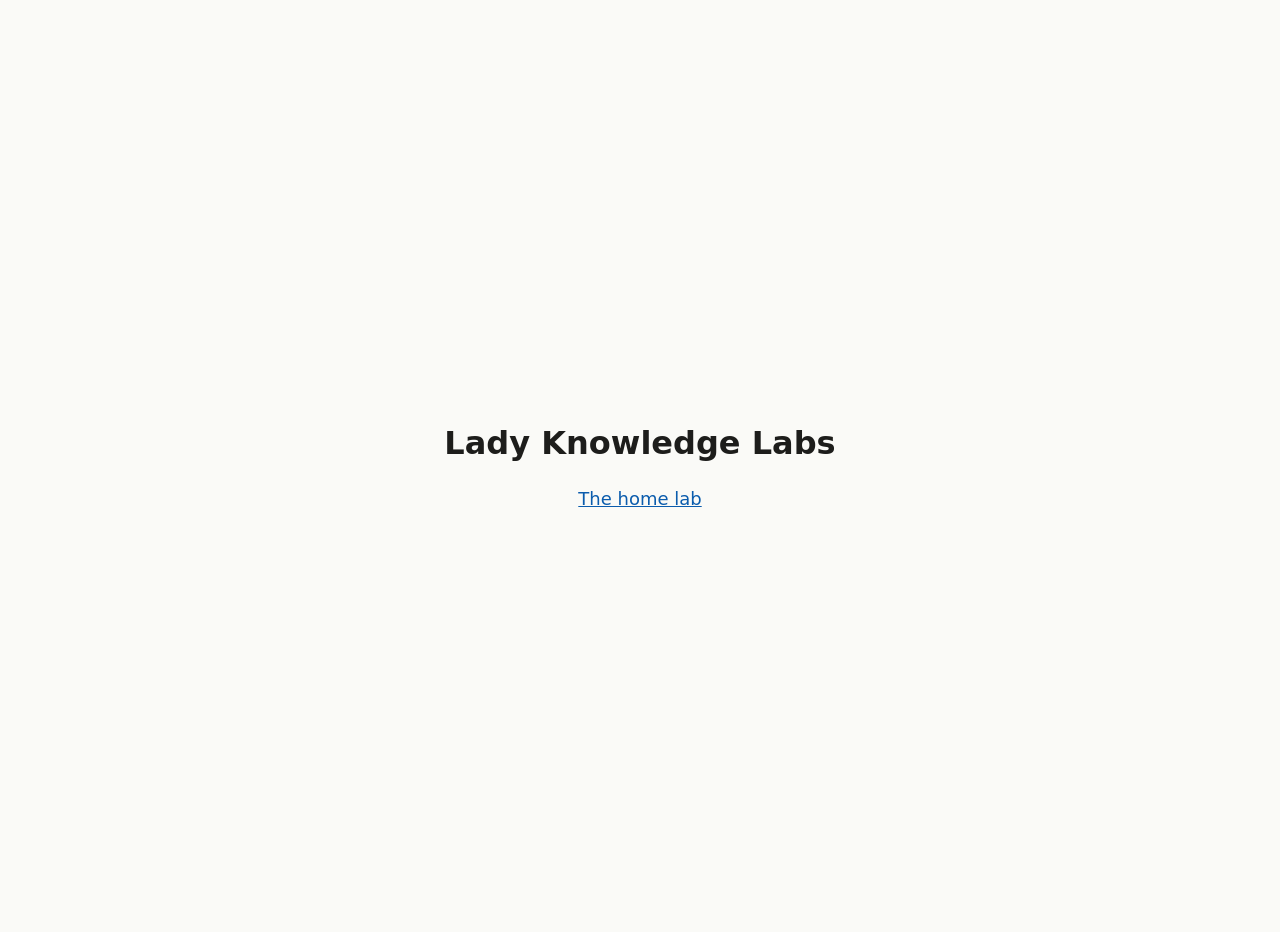
<file: root/index.html>
<!doctype html>
<html lang="en">
<head>
<meta charset="utf-8">
<meta name="viewport" content="width=device-width, initial-scale=1">
<title>Lady Knowledge Labs</title>
<style>
  :root { color-scheme: light dark; --bg: #fafaf7; --fg: #1d1d1b; --link: #0b5cad; }
  @media (prefers-color-scheme: dark) {
    :root { --bg: #16181c; --fg: #e8e8e4; --link: #7db4f0; }
  }
  body { margin: 0; min-height: 100vh; display: grid; place-content: center; gap: 1rem;
         padding: 1rem; background: var(--bg); color: var(--fg);
         font: 1.125rem/1.6 system-ui, sans-serif; text-align: center; }
  h1 { margin: 0; font-size: 2rem; font-weight: 600; }
  a { color: var(--link); }
</style>
</head>
<body>
<h1>Lady Knowledge Labs</h1>
<a href="/homelab/">The home lab</a>
</body>
</html>
</file>
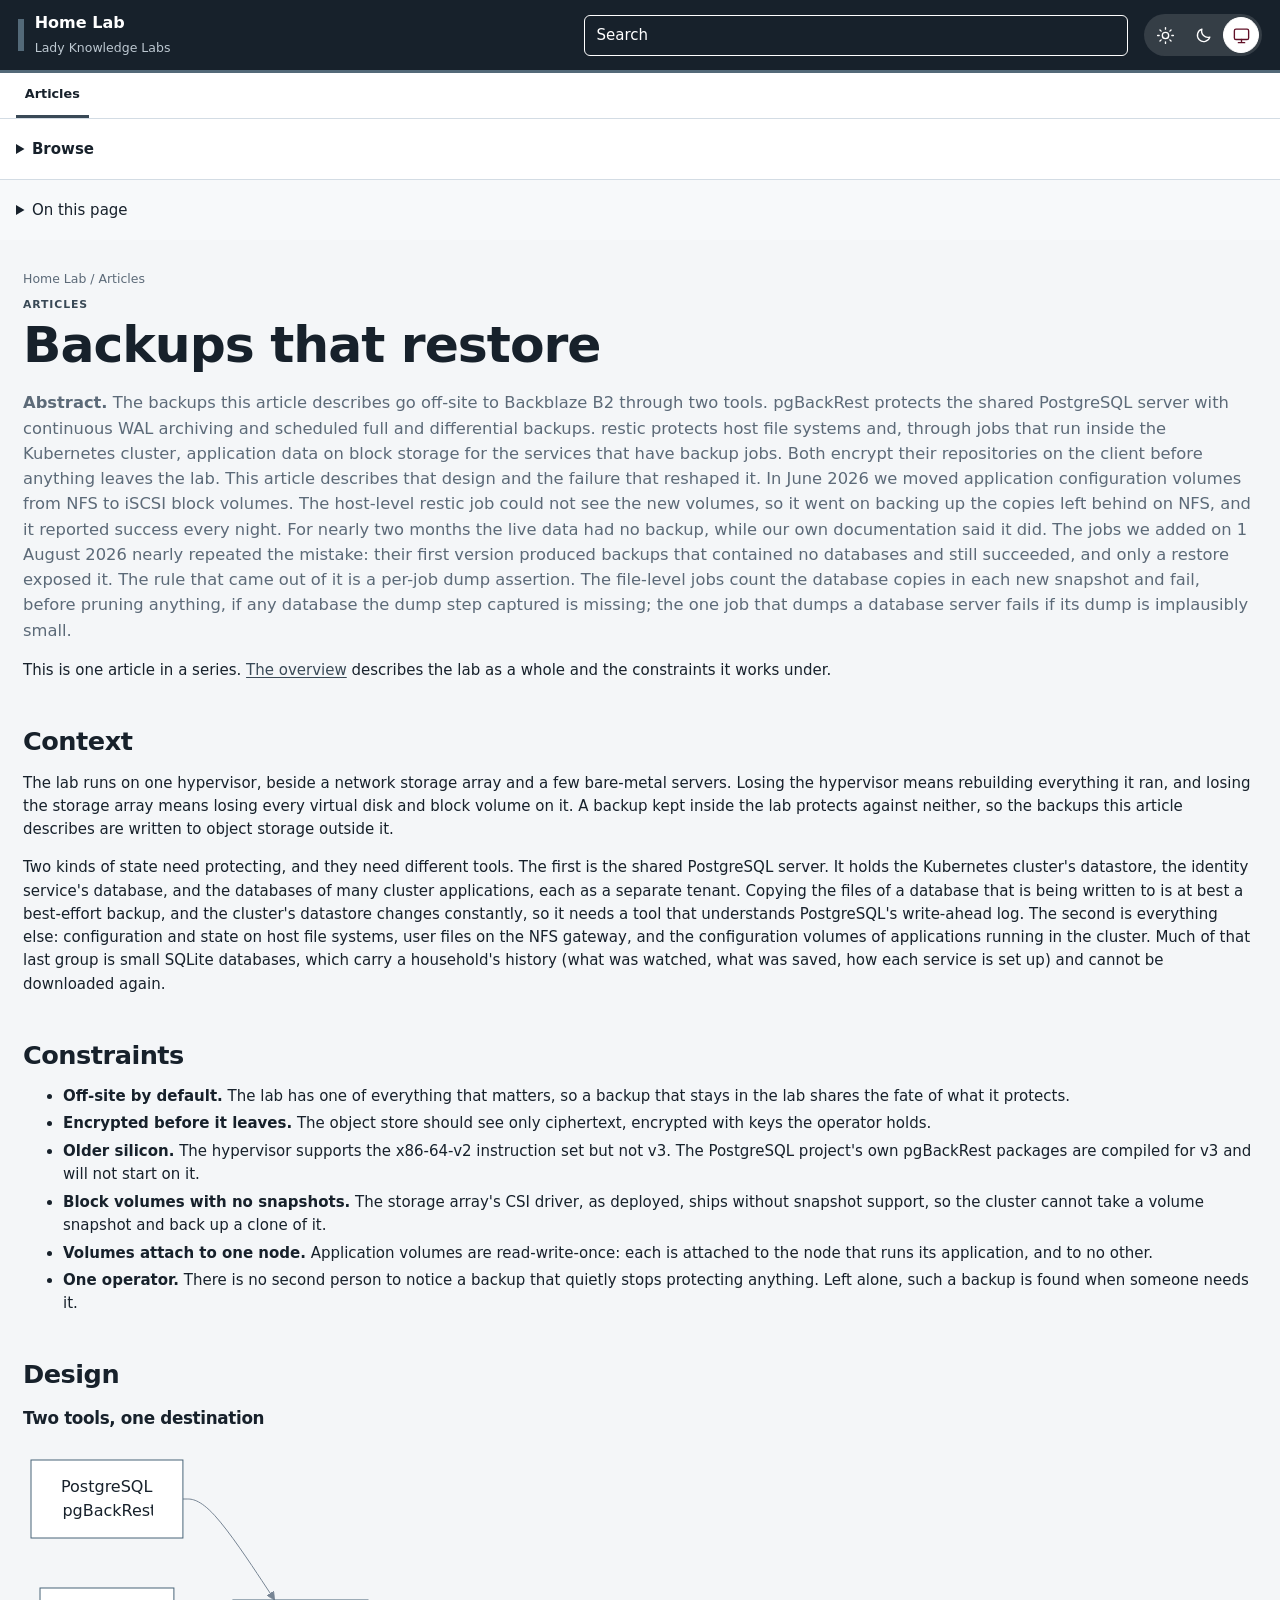
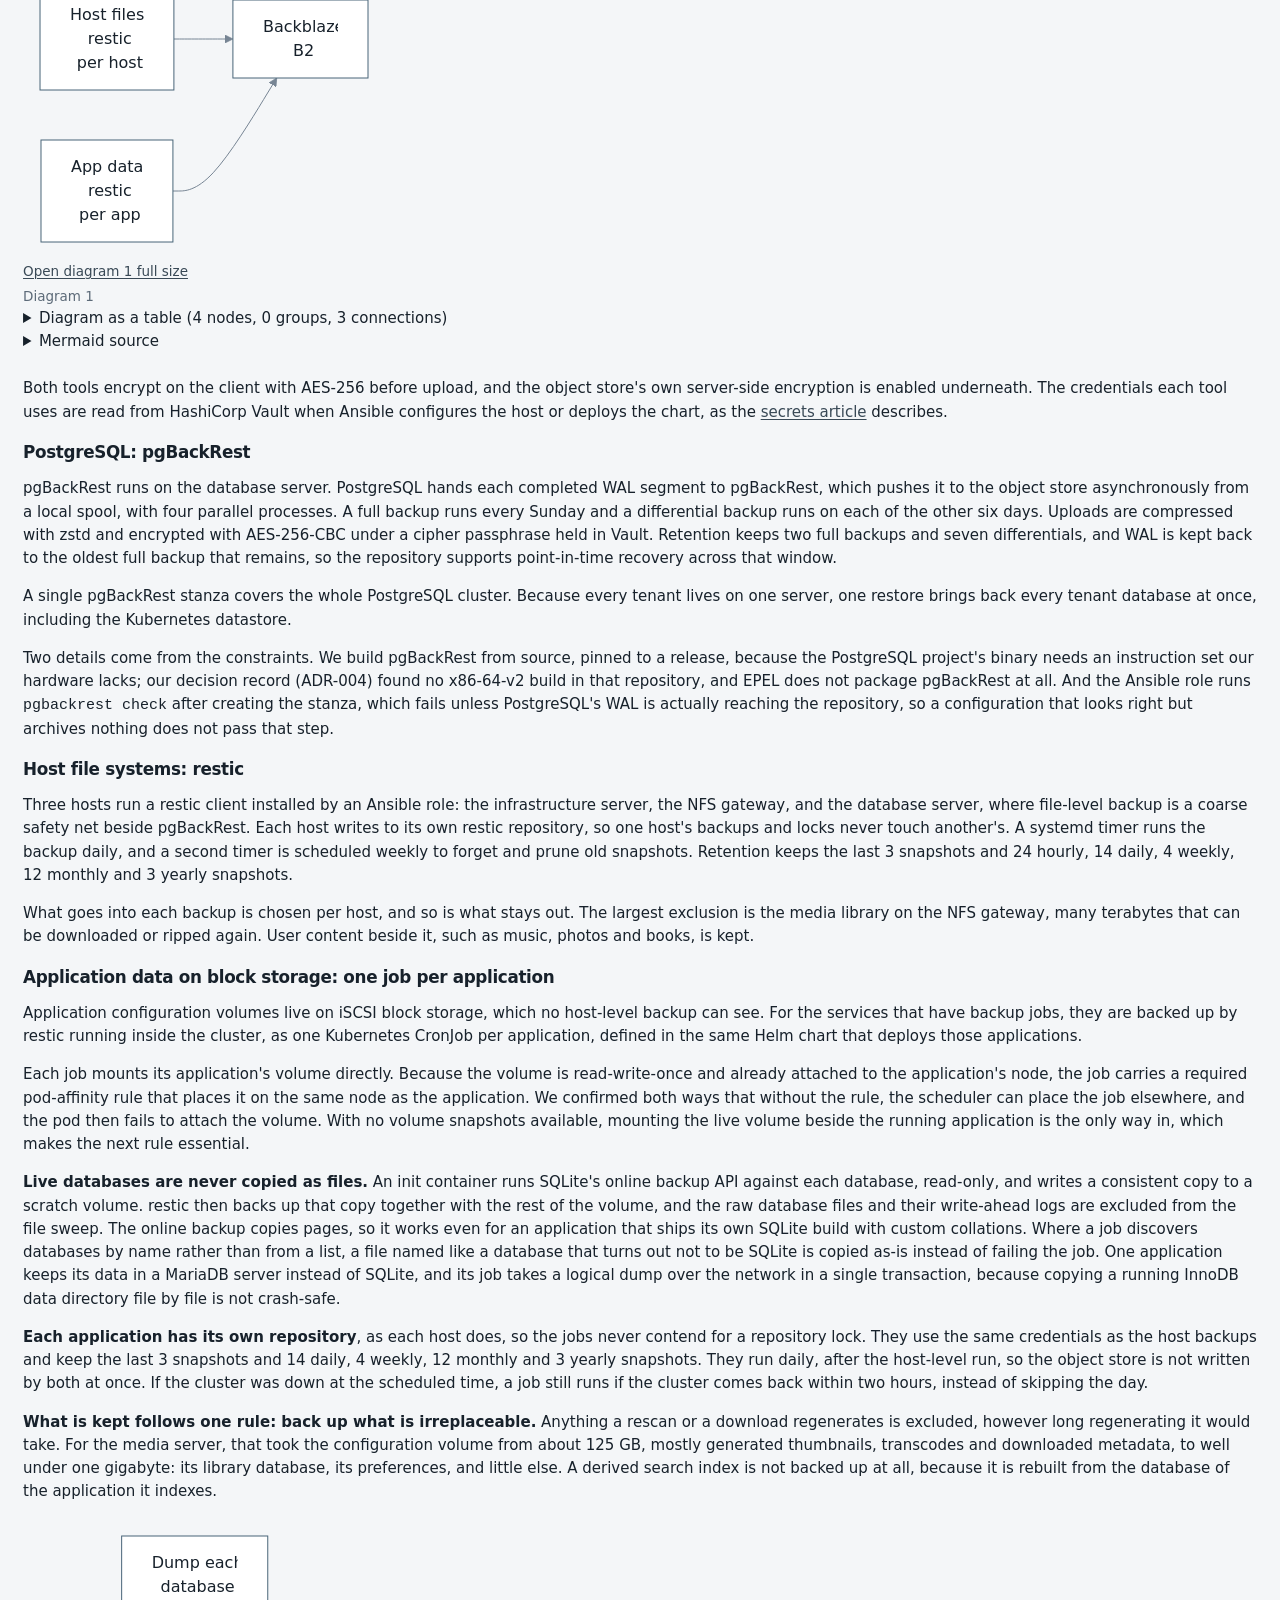
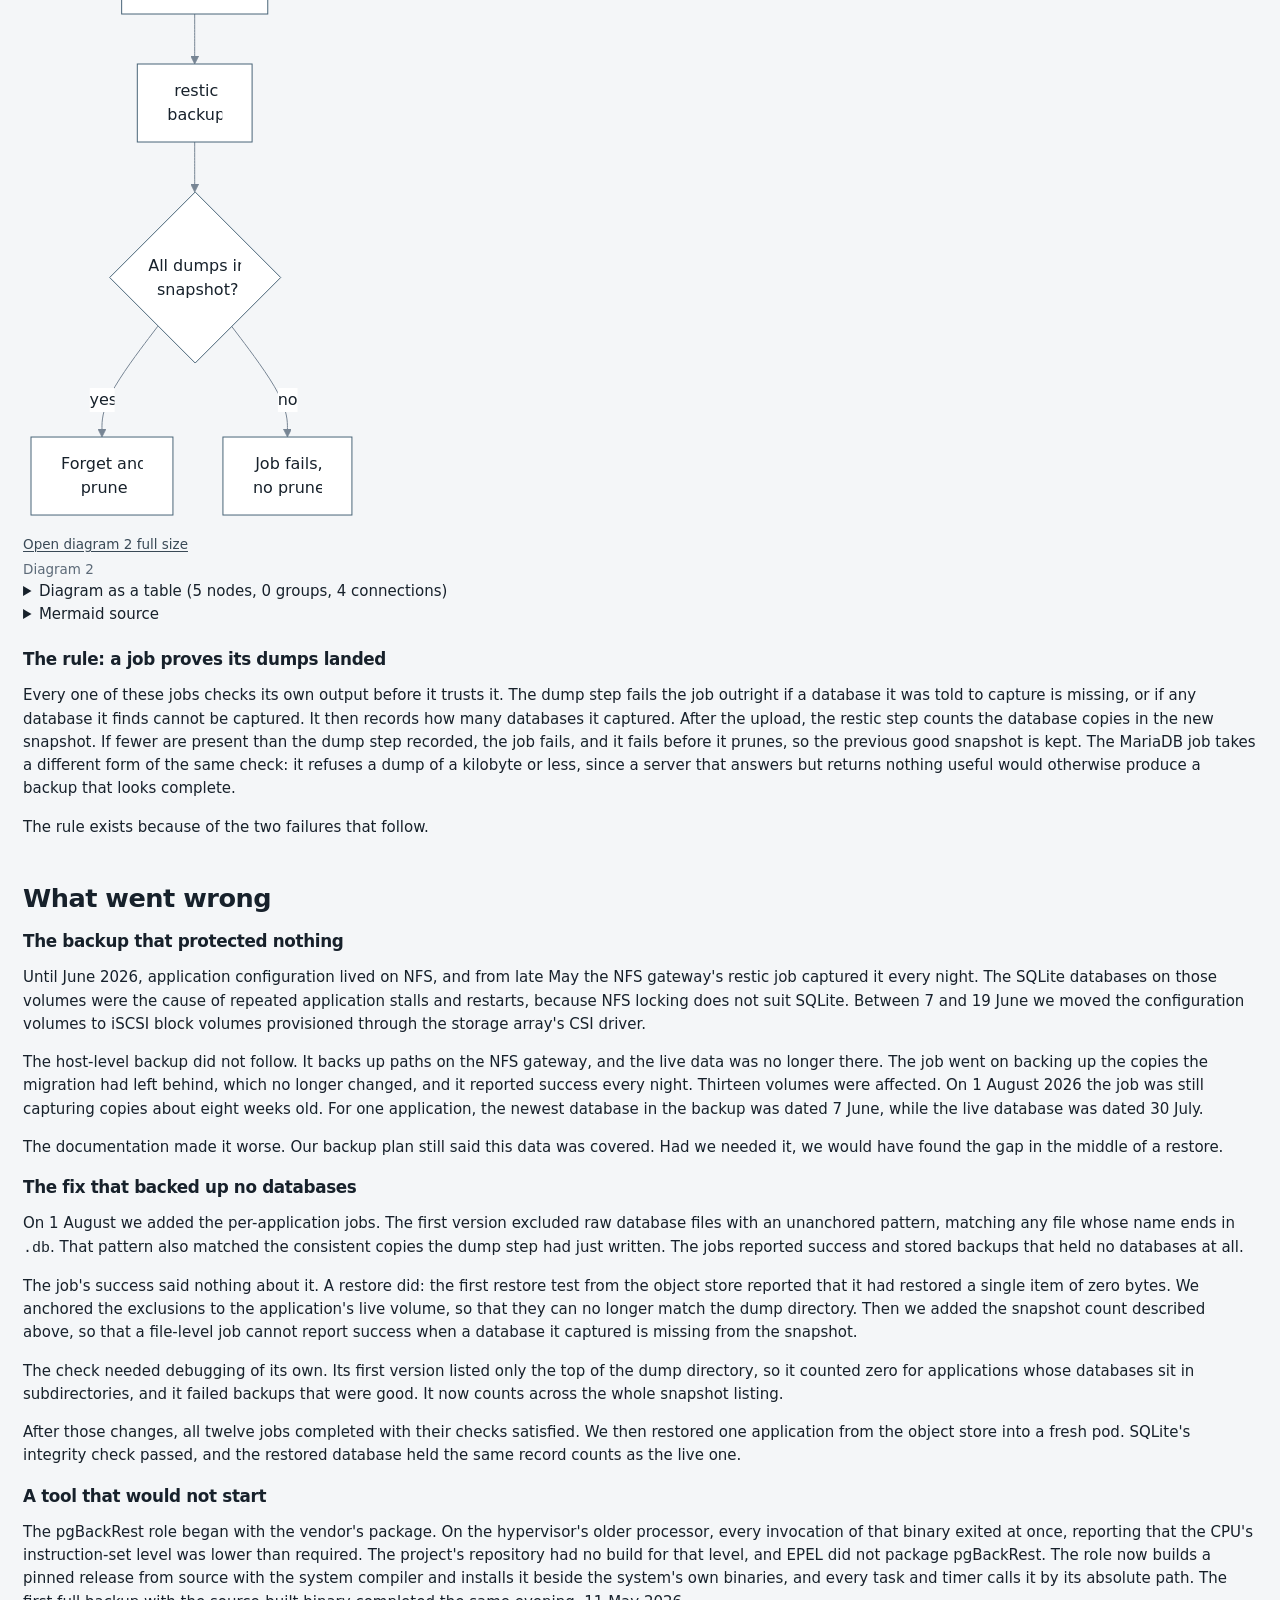
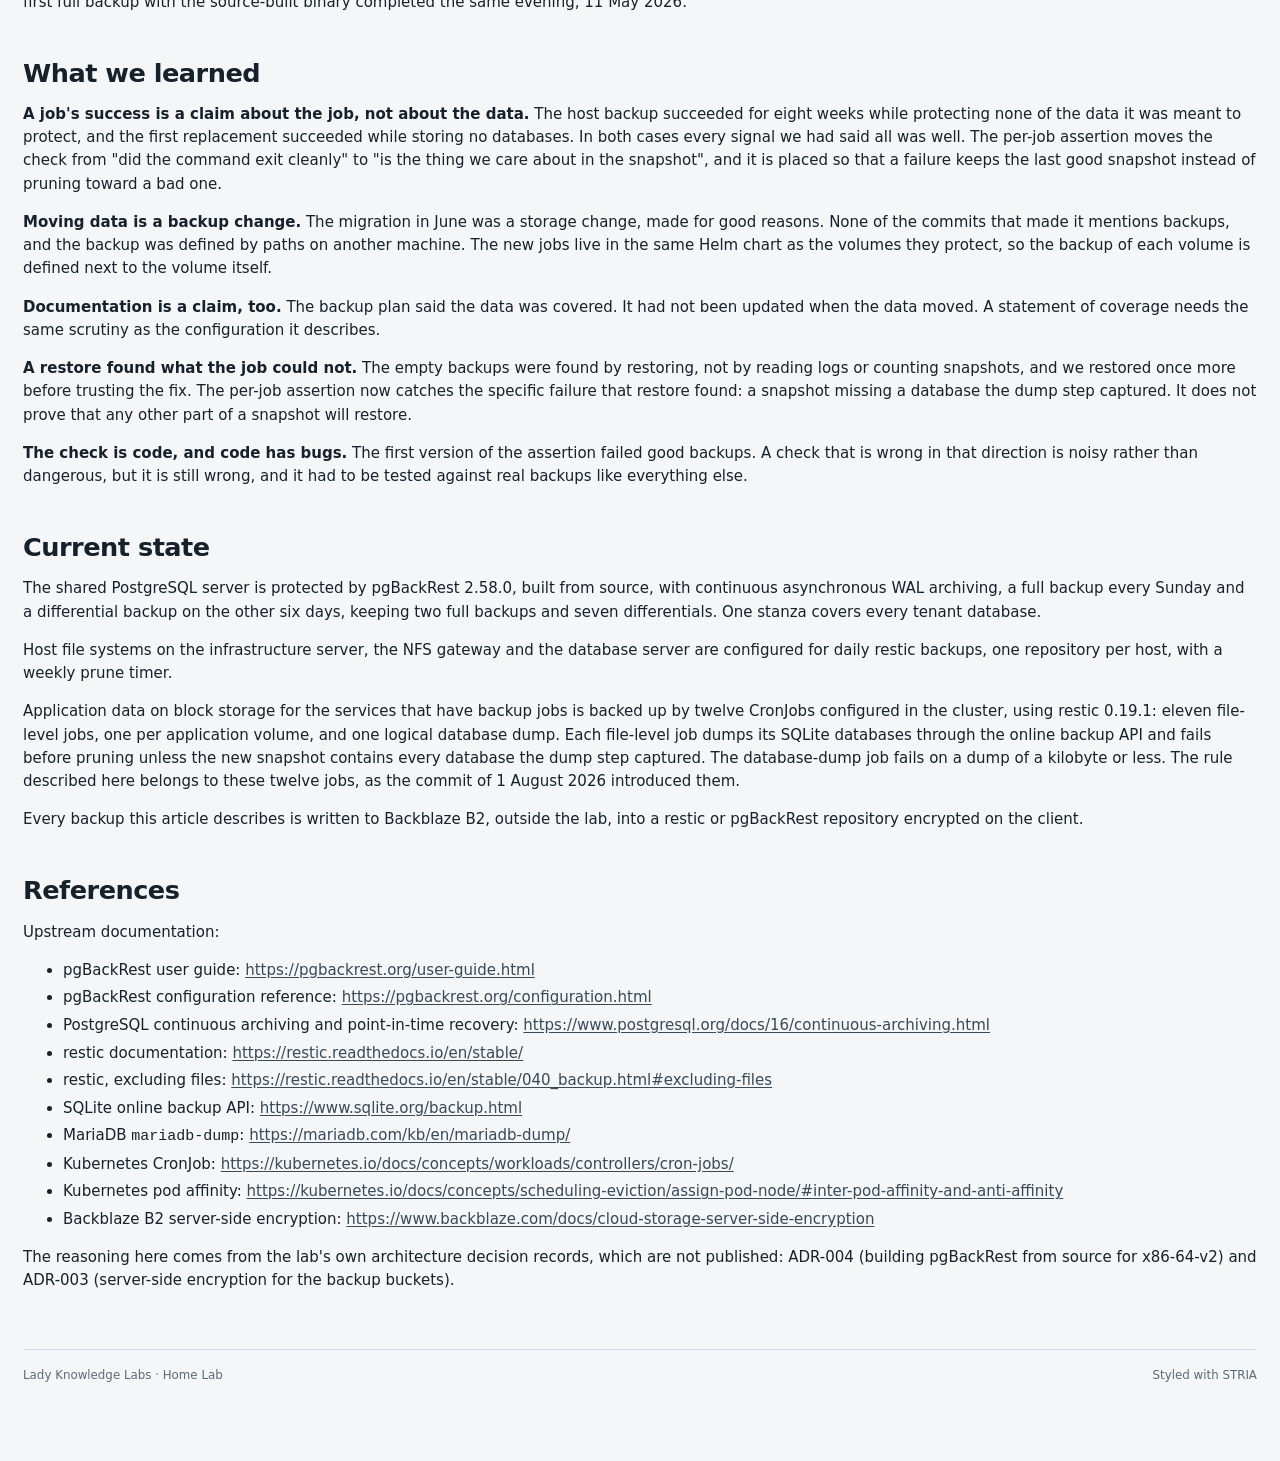
<file: public/articles/backups-that-restore/index.html>
<!doctype html>
<html lang="en">
<head>
<meta charset="utf-8">
<meta name="viewport" content="width=device-width,initial-scale=1">
<link rel="icon" href="data:,">
<title>Backups that restore - Lady Knowledge Labs · Home Lab</title>
<link rel="stylesheet" href="../../stria-base.css">
<link rel="stylesheet" href="../../documentation-shell-theme.css">
<link rel="stylesheet" href="../../documentation-navigation.css">
<link rel="stylesheet" href="../../specimen-theme.generated.css">
<link rel="stylesheet" href="../../appearance-preference.css">
<link rel="stylesheet" href="../../lk-docs.css">
<script src="../../appearance-preference.js"></script>
</head>
<body>
<a class="rui-skip" href="#rui-main">Skip to content</a>
<header class="header">
  <a class="brand" href="../.." aria-label="Home Lab documentation. Published by Lady Knowledge Labs."><span class="mark"></span><span><strong>Home Lab</strong><br/><small>Lady Knowledge Labs</small></span></a>
  <button type="button" class="searchbox" aria-label="Search the home lab documentation" aria-haspopup="dialog">Search</button>
  <div class="hdr-actions"><button data-theme="" title="Theme">Theme</button></div>
</header>
<nav class="rui-area-navigation" aria-label="Documentation areas">
  <a href="./" data-current-area="true">Articles</a>
</nav>
<div class="layout">
  <aside class="side" data-rui-navigation="2">
    <details class="rui-browse" open>
      <summary>Browse</summary>
      <nav aria-label="Articles topics">
        <a href="../..">Home</a><a href="./" aria-current="page" class="current">Backups that restore</a><a href="../identity-as-the-spine/">Identity as the spine</a><a href="../kubernetes-on-postgresql/">Kubernetes on PostgreSQL</a><a href="../secrets-in-three-tiers/">Secrets in three tiers</a>
      </nav>
    </details>
  </aside>
  <details class="rui-mobile-toc">
    <summary>On this page</summary>
    <nav aria-label="On this page"><ul>
      <li><a href="#context">Context</a></li>
      <li><a href="#constraints">Constraints</a></li>
      <li><a href="#design">Design</a></li>
      <li><a href="#what-went-wrong">What went wrong</a></li>
      <li><a href="#what-we-learned">What we learned</a></li>
      <li><a href="#current-state">Current state</a></li>
      <li><a href="#references">References</a></li>
    </ul></nav>
  </details>
  <main class="main" id="rui-main" tabindex="-1">
    <div class="crumb">Home Lab / Articles</div>
    <div class="kicker">Articles</div>
    <h1>Backups that restore</h1><p class="lede"><strong>Abstract.</strong> The backups this article describes go off-site to Backblaze B2 through two tools. pgBackRest protects the shared PostgreSQL server with continuous WAL archiving and scheduled full and differential backups. restic protects host file systems and, through jobs that run inside the Kubernetes cluster, application data on block storage for the services that have backup jobs. Both encrypt their repositories on the client before anything leaves the lab. This article describes that design and the failure that reshaped it. In June 2026 we moved application configuration volumes from NFS to iSCSI block volumes. The host-level restic job could not see the new volumes, so it went on backing up the copies left behind on NFS, and it reported success every night. For nearly two months the live data had no backup, while our own documentation said it did. The jobs we added on 1 August 2026 nearly repeated the mistake: their first version produced backups that contained no databases and still succeeded, and only a restore exposed it. The rule that came out of it is a per-job dump assertion. The file-level jobs count the database copies in each new snapshot and fail, before pruning anything, if any database the dump step captured is missing; the one job that dumps a database server fails if its dump is implausibly small.</p>
    <div class="prose lk-content"><p>This is one article in a series. <a href="../../">The overview</a> describes the lab as a whole and the constraints it works under.</p>
<h2 id="context">Context</h2>
<p>The lab runs on one hypervisor, beside a network storage array and a few bare-metal servers. Losing the hypervisor means rebuilding everything it ran, and losing the storage array means losing every virtual disk and block volume on it. A backup kept inside the lab protects against neither, so the backups this article describes are written to object storage outside it.</p>
<p>Two kinds of state need protecting, and they need different tools. The first is the shared PostgreSQL server. It holds the Kubernetes cluster's datastore, the identity service's database, and the databases of many cluster applications, each as a separate tenant. Copying the files of a database that is being written to is at best a best-effort backup, and the cluster's datastore changes constantly, so it needs a tool that understands PostgreSQL's write-ahead log. The second is everything else: configuration and state on host file systems, user files on the NFS gateway, and the configuration volumes of applications running in the cluster. Much of that last group is small SQLite databases, which carry a household's history (what was watched, what was saved, how each service is set up) and cannot be downloaded again.</p>
<h2 id="constraints">Constraints</h2>
<ul>
<li><strong>Off-site by default.</strong> The lab has one of everything that matters, so a backup that stays in the lab shares the fate of what it protects.</li>
<li><strong>Encrypted before it leaves.</strong> The object store should see only ciphertext, encrypted with keys the operator holds.</li>
<li><strong>Older silicon.</strong> The hypervisor supports the x86-64-v2 instruction set but not v3. The PostgreSQL project's own pgBackRest packages are compiled for v3 and will not start on it.</li>
<li><strong>Block volumes with no snapshots.</strong> The storage array's CSI driver, as deployed, ships without snapshot support, so the cluster cannot take a volume snapshot and back up a clone of it.</li>
<li><strong>Volumes attach to one node.</strong> Application volumes are read-write-once: each is attached to the node that runs its application, and to no other.</li>
<li><strong>One operator.</strong> There is no second person to notice a backup that quietly stops protecting anything. Left alone, such a backup is found when someone needs it.</li>
</ul>
<h2 id="design">Design</h2>
<h3 id="two-tools-one-destination">Two tools, one destination</h3>
<figure class="lk-diagram" id="diagram-1"><div aria-label="Diagram 1, scrollable" class="lk-diagram-svg lk-scroll lk-on-light" role="region" tabindex="0"><div aria-labelledby="diagram-1-caption" role="img"><svg aria-roledescription="flowchart-v2" class="flowchart" height="398" id="diagram-1-light" role="graphics-document document" viewbox="0 0 353 398" width="353" xmlns="http://www.w3.org/2000/svg" xmlns:xlink="http://www.w3.org/1999/xlink"><style>#diagram-1-light{font-family:system-ui,sans-serif;font-size:16px;fill:#17212b;}@keyframes edge-animation-frame{from{stroke-dashoffset:0;}}@keyframes dash{to{stroke-dashoffset:0;}}#diagram-1-light .edge-animation-slow{stroke-dasharray:9,5!important;stroke-dashoffset:900;animation:dash 50s linear infinite;stroke-linecap:round;}#diagram-1-light .edge-animation-fast{stroke-dasharray:9,5!important;stroke-dashoffset:900;animation:dash 20s linear infinite;stroke-linecap:round;}#diagram-1-light .error-icon{fill:#e4edf3;}#diagram-1-light .error-text{fill:#1b120c;stroke:#1b120c;}#diagram-1-light .edge-thickness-normal{stroke-width:1px;}#diagram-1-light .edge-thickness-thick{stroke-width:3.5px;}#diagram-1-light .edge-pattern-solid{stroke-dasharray:0;}#diagram-1-light .edge-thickness-invisible{stroke-width:0;fill:none;}#diagram-1-light .edge-pattern-dashed{stroke-dasharray:3;}#diagram-1-light .edge-pattern-dotted{stroke-dasharray:2;}#diagram-1-light .marker{fill:#778594;stroke:#778594;}#diagram-1-light .marker.cross{stroke:#778594;}#diagram-1-light svg{font-family:system-ui,sans-serif;font-size:16px;}#diagram-1-light p{margin:0;}#diagram-1-light .label{font-family:system-ui,sans-serif;color:#17212b;}#diagram-1-light .cluster-label text{fill:#17212b;}#diagram-1-light .cluster-label span{color:#17212b;}#diagram-1-light .cluster-label span p{background-color:transparent;}#diagram-1-light .label text,#diagram-1-light span{fill:#17212b;color:#17212b;}#diagram-1-light .node rect,#diagram-1-light .node circle,#diagram-1-light .node ellipse,#diagram-1-light .node polygon,#diagram-1-light .node path{fill:#ffffff;stroke:#496578;stroke-width:1px;}#diagram-1-light .rough-node .label text,#diagram-1-light .node .label text,#diagram-1-light .image-shape .label,#diagram-1-light .icon-shape .label{text-anchor:middle;}#diagram-1-light .node .katex path{fill:#000;stroke:#000;stroke-width:1px;}#diagram-1-light .rough-node .label,#diagram-1-light .node .label,#diagram-1-light .image-shape .label,#diagram-1-light .icon-shape .label{text-align:center;}#diagram-1-light .node.clickable{cursor:pointer;}#diagram-1-light .root .anchor path{fill:#778594!important;stroke-width:0;stroke:#778594;}#diagram-1-light .arrowheadPath{fill:#000000;}#diagram-1-light .edgePaths .path{stroke:#778594;stroke-width:1px;}#diagram-1-light .flowchart-link{stroke:#778594;fill:none;}#diagram-1-light .edgeLabel{background-color:#ffffff;text-align:center;}#diagram-1-light .edgeLabel p{background-color:#ffffff;}#diagram-1-light .edgeLabel rect{opacity:0.5;background-color:#ffffff;fill:#ffffff;}#diagram-1-light .labelBkg{background-color:rgba(255, 255, 255, 0.5);}#diagram-1-light .cluster rect{fill:#e4edf3;stroke:#d3dce4;stroke-width:1px;}#diagram-1-light .cluster text{fill:#17212b;}#diagram-1-light .cluster span{color:#17212b;}#diagram-1-light .node .collapsed-indicator{fill:#d3dce4;stroke:none;opacity:0.6;}#diagram-1-light .node .collapsed-separator{stroke:#d3dce4;stroke-width:0.75px;}#diagram-1-light div.mermaidTooltip{position:absolute;text-align:center;max-width:200px;padding:2px;font-family:system-ui,sans-serif;font-size:12px;background:#e4edf3;border:1px solid hsl(204, 0%, 82.3529411765%);border-radius:2px;pointer-events:none;z-index:100;}#diagram-1-light .flowchartTitleText{text-anchor:middle;font-size:18px;fill:#17212b;}#diagram-1-light rect.text{fill:none;stroke-width:0;}#diagram-1-light .icon-shape,#diagram-1-light .image-shape{background-color:#ffffff;text-align:center;}#diagram-1-light .icon-shape p,#diagram-1-light .image-shape p{background-color:#ffffff;padding:2px;}#diagram-1-light .icon-shape .label rect,#diagram-1-light .image-shape .label rect{opacity:0.5;background-color:#ffffff;fill:#ffffff;}#diagram-1-light .label-icon{display:inline-block;height:1em;overflow:visible;vertical-align:-0.125em;}#diagram-1-light .node .label-icon path{fill:currentColor;stroke:revert;stroke-width:revert;}#diagram-1-light .node .neo-node{stroke:#496578;}#diagram-1-light [data-look="neo"].node rect,#diagram-1-light [data-look="neo"].cluster rect,#diagram-1-light [data-look="neo"].node polygon{stroke:url(#diagram-1-light-gradient);filter:drop-shadow( 1px 2px 2px rgba(185,185,185,1));}#diagram-1-light [data-look="neo"].swimlane.cluster rect{filter:none;}#diagram-1-light [data-look="neo"].node path{stroke:url(#diagram-1-light-gradient);stroke-width:1px;}#diagram-1-light [data-look="neo"].node .outer-path{filter:drop-shadow( 1px 2px 2px rgba(185,185,185,1));}#diagram-1-light [data-look="neo"].node .neo-line path{stroke:#496578;filter:none;}#diagram-1-light [data-look="neo"].node circle{stroke:url(#diagram-1-light-gradient);filter:drop-shadow( 1px 2px 2px rgba(185,185,185,1));}#diagram-1-light [data-look="neo"].node circle .state-start{fill:#000000;}#diagram-1-light [data-look="neo"].icon-shape .icon{fill:url(#diagram-1-light-gradient);filter:drop-shadow( 1px 2px 2px rgba(185,185,185,1));}#diagram-1-light [data-look="neo"].icon-shape .icon-neo path{stroke:url(#diagram-1-light-gradient);filter:drop-shadow( 1px 2px 2px rgba(185,185,185,1));}#diagram-1-light :root{--mermaid-font-family:"trebuchet ms",verdana,arial,sans-serif;}</style><g><marker class="marker flowchart-v2" id="diagram-1-light-diagram-1-light_flowchart-v2-pointEnd" markerheight="8" markerunits="userSpaceOnUse" markerwidth="8" orient="auto" refx="5" refy="5" viewbox="0 0 10 10"><path class="arrowMarkerPath" d="M 0 0 L 10 5 L 0 10 z" style="stroke-width: 1; stroke-dasharray: 1, 0;"></path></marker><marker class="marker flowchart-v2" id="diagram-1-light-diagram-1-light_flowchart-v2-pointStart" markerheight="8" markerunits="userSpaceOnUse" markerwidth="8" orient="auto" refx="4.5" refy="5" viewbox="0 0 10 10"><path class="arrowMarkerPath" d="M 0 5 L 10 10 L 10 0 z" style="stroke-width: 1; stroke-dasharray: 1, 0;"></path></marker><marker class="marker flowchart-v2" id="diagram-1-light-diagram-1-light_flowchart-v2-pointEnd-margin" markerheight="14" markerunits="userSpaceOnUse" markerwidth="10.5" orient="auto" refx="11.5" refy="7" viewbox="0 0 11.5 14"><path class="arrowMarkerPath" d="M 0 0 L 11.5 7 L 0 14 z" style="stroke-width: 0; stroke-dasharray: 1, 0;"></path></marker><marker class="marker flowchart-v2" id="diagram-1-light-diagram-1-light_flowchart-v2-pointStart-margin" markerheight="14" markerunits="userSpaceOnUse" markerwidth="11.5" orient="auto" refx="1" refy="7" viewbox="0 0 11.5 14"><polygon class="arrowMarkerPath" points="0,7 11.5,14 11.5,0" style="stroke-width: 0; stroke-dasharray: 1, 0;"></polygon></marker><marker class="marker flowchart-v2" id="diagram-1-light-diagram-1-light_flowchart-v2-circleEnd" markerheight="11" markerunits="userSpaceOnUse" markerwidth="11" orient="auto" refx="11" refy="5" viewbox="0 0 10 10"><circle class="arrowMarkerPath" cx="5" cy="5" r="5" style="stroke-width: 1; stroke-dasharray: 1, 0;"></circle></marker><marker class="marker flowchart-v2" id="diagram-1-light-diagram-1-light_flowchart-v2-circleStart" markerheight="11" markerunits="userSpaceOnUse" markerwidth="11" orient="auto" refx="-1" refy="5" viewbox="0 0 10 10"><circle class="arrowMarkerPath" cx="5" cy="5" r="5" style="stroke-width: 1; stroke-dasharray: 1, 0;"></circle></marker><marker class="marker flowchart-v2" id="diagram-1-light-diagram-1-light_flowchart-v2-circleEnd-margin" markerheight="14" markerunits="userSpaceOnUse" markerwidth="14" orient="auto" refx="12.25" refy="5" viewbox="0 0 10 10"><circle class="arrowMarkerPath" cx="5" cy="5" r="5" style="stroke-width: 0; stroke-dasharray: 1, 0;"></circle></marker><marker class="marker flowchart-v2" id="diagram-1-light-diagram-1-light_flowchart-v2-circleStart-margin" markerheight="14" markerunits="userSpaceOnUse" markerwidth="14" orient="auto" refx="-2" refy="5" viewbox="0 0 10 10"><circle class="arrowMarkerPath" cx="5" cy="5" r="5" style="stroke-width: 0; stroke-dasharray: 1, 0;"></circle></marker><marker class="marker cross flowchart-v2" id="diagram-1-light-diagram-1-light_flowchart-v2-crossEnd" markerheight="11" markerunits="userSpaceOnUse" markerwidth="11" orient="auto" refx="12" refy="5.2" viewbox="0 0 11 11"><path class="arrowMarkerPath" d="M 1,1 l 9,9 M 10,1 l -9,9" style="stroke-width: 2; stroke-dasharray: 1, 0;"></path></marker><marker class="marker cross flowchart-v2" id="diagram-1-light-diagram-1-light_flowchart-v2-crossStart" markerheight="11" markerunits="userSpaceOnUse" markerwidth="11" orient="auto" refx="-1" refy="5.2" viewbox="0 0 11 11"><path class="arrowMarkerPath" d="M 1,1 l 9,9 M 10,1 l -9,9" style="stroke-width: 2; stroke-dasharray: 1, 0;"></path></marker><marker class="marker cross flowchart-v2" id="diagram-1-light-diagram-1-light_flowchart-v2-crossEnd-margin" markerheight="12" markerunits="userSpaceOnUse" markerwidth="12" orient="auto" refx="17.7" refy="7.5" viewbox="0 0 15 15"><path class="arrowMarkerPath" d="M 1,1 L 14,14 M 1,14 L 14,1" style="stroke-width: 2.5;"></path></marker><marker class="marker cross flowchart-v2" id="diagram-1-light-diagram-1-light_flowchart-v2-crossStart-margin" markerheight="12" markerunits="userSpaceOnUse" markerwidth="12" orient="auto" refx="-3.5" refy="7.5" viewbox="0 0 15 15"><path class="arrowMarkerPath" d="M 1,1 L 14,14 M 1,14 L 14,1" style="stroke-width: 2.5; stroke-dasharray: 1, 0;"></path></marker><g class="root"><g class="clusters"></g><g class="edgePaths"><path class="edge-thickness-normal edge-pattern-solid edge-thickness-normal edge-pattern-solid flowchart-link" d="M159.906,47L164.073,47C168.24,47,176.573,47,191.5,63.277C206.426,79.554,227.946,112.109,238.706,128.386L249.466,144.663" data-edge="true" data-et="edge" data-id="L_PG_B2_0" data-look="classic" id="diagram-1-light-L_PG_B2_0" marker-end="url(#diagram-1-light-diagram-1-light_flowchart-v2-pointEnd)" style=";"></path><path class="edge-thickness-normal edge-pattern-solid edge-thickness-normal edge-pattern-solid flowchart-link" d="M150.891,187L156.56,187C162.229,187,173.568,187,182.737,187C191.906,187,198.906,187,202.406,187L205.906,187" data-edge="true" data-et="edge" data-id="L_Hosts_B2_0" data-look="classic" id="diagram-1-light-L_Hosts_B2_0" marker-end="url(#diagram-1-light-diagram-1-light_flowchart-v2-pointEnd)" style=";"></path><path class="edge-thickness-normal edge-pattern-solid edge-thickness-normal edge-pattern-solid flowchart-link" d="M149.914,339L155.746,339C161.578,339,173.242,339,190.194,320.736C207.147,302.472,229.387,265.944,240.507,247.68L251.627,229.417" data-edge="true" data-et="edge" data-id="L_Apps_B2_0" data-look="classic" id="diagram-1-light-L_Apps_B2_0" marker-end="url(#diagram-1-light-diagram-1-light_flowchart-v2-pointEnd)" style=";"></path></g><g class="edgeLabels"><g class="edgeLabel"><g class="label" data-id="L_PG_B2_0" transform="translate(0, 0)"><foreignobject height="0" width="0"><div class="labelBkg" style="display: table-cell; white-space: nowrap; line-height: 1.5; max-width: 200px; text-align: center;" xmlns="http://www.w3.org/1999/xhtml"><span class="edgeLabel"></span></div></foreignobject></g></g><g class="edgeLabel"><g class="label" data-id="L_Hosts_B2_0" transform="translate(0, 0)"><foreignobject height="0" width="0"><div class="labelBkg" style="display: table-cell; white-space: nowrap; line-height: 1.5; max-width: 200px; text-align: center;" xmlns="http://www.w3.org/1999/xhtml"><span class="edgeLabel"></span></div></foreignobject></g></g><g class="edgeLabel"><g class="label" data-id="L_Apps_B2_0" transform="translate(0, 0)"><foreignobject height="0" width="0"><div class="labelBkg" style="display: table-cell; white-space: nowrap; line-height: 1.5; max-width: 200px; text-align: center;" xmlns="http://www.w3.org/1999/xhtml"><span class="edgeLabel"></span></div></foreignobject></g></g></g><g class="nodes"><g class="node default" data-look="classic" id="diagram-1-light-flowchart-PG-0" transform="translate(83.953125, 47)"><rect class="basic label-container" height="78" style="" width="151.90625" x="-75.953125" y="-39"></rect><g class="label" style="" transform="translate(-45.953125, -24)"><rect></rect><foreignobject height="48" width="91.90625"><div style="display: table-cell; white-space: nowrap; line-height: 1.5; max-width: 200px; text-align: center;" xmlns="http://www.w3.org/1999/xhtml"><span class="nodeLabel"><p>PostgreSQL:<br/>pgBackRest</p></span></div></foreignobject></g></g><g class="node default" data-look="classic" id="diagram-1-light-flowchart-Hosts-1" transform="translate(83.953125, 187)"><rect class="basic label-container" height="102" style="" width="133.875" x="-66.9375" y="-51"></rect><g class="label" style="" transform="translate(-36.9375, -36)"><rect></rect><foreignobject height="72" width="73.875"><div style="display: table-cell; white-space: nowrap; line-height: 1.5; max-width: 200px; text-align: center;" xmlns="http://www.w3.org/1999/xhtml"><span class="nodeLabel"><p>Host files:<br/>restic<br/>per host</p></span></div></foreignobject></g></g><g class="node default" data-look="classic" id="diagram-1-light-flowchart-Apps-2" transform="translate(83.953125, 339)"><rect class="basic label-container" height="102" style="" width="131.921875" x="-65.9609375" y="-51"></rect><g class="label" style="" transform="translate(-35.9609375, -36)"><rect></rect><foreignobject height="72" width="71.921875"><div style="display: table-cell; white-space: nowrap; line-height: 1.5; max-width: 200px; text-align: center;" xmlns="http://www.w3.org/1999/xhtml"><span class="nodeLabel"><p>App data:<br/>restic<br/>per app</p></span></div></foreignobject></g></g><g class="node default" data-look="classic" id="diagram-1-light-flowchart-B2-3" transform="translate(277.453125, 187)"><rect class="basic label-container" height="78" style="" width="135.09375" x="-67.546875" y="-39"></rect><g class="label" style="" transform="translate(-37.546875, -24)"><rect></rect><foreignobject height="48" width="75.09375"><div style="display: table-cell; white-space: nowrap; line-height: 1.5; max-width: 200px; text-align: center;" xmlns="http://www.w3.org/1999/xhtml"><span class="nodeLabel"><p>Backblaze<br/>B2</p></span></div></foreignobject></g></g></g></g></g><defs><filter height="130%" id="diagram-1-light-drop-shadow" width="130%"><fedropshadow dx="4" dy="4" flood-color="#000000" flood-opacity="0.06" stddeviation="0"></fedropshadow></filter></defs><defs><filter height="150%" id="diagram-1-light-drop-shadow-small" width="150%"><fedropshadow dx="2" dy="2" flood-color="#000000" flood-opacity="0.06" stddeviation="0"></fedropshadow></filter></defs><lineargradient gradientunits="objectBoundingBox" id="diagram-1-light-gradient" x1="0%" x2="100%" y1="0%" y2="0%"><stop offset="0%" stop-color="#496578" stop-opacity="1"></stop><stop offset="100%" stop-color="hsl(205.7142857143, 0%, 84.7058823529%)" stop-opacity="1"></stop></lineargradient></svg></div></div><a class="lk-diagram-open lk-on-light" href="../../diagrams/articles-backups-that-restore-diagram-1-light.svg">Open diagram 1 full size</a><div aria-label="Diagram 1, scrollable" class="lk-diagram-svg lk-scroll lk-on-dark" role="region" tabindex="0"><div aria-labelledby="diagram-1-caption" role="img"><svg aria-roledescription="flowchart-v2" class="flowchart" height="398" id="diagram-1-dark" role="graphics-document document" viewbox="0 0 353 398" width="353" xmlns="http://www.w3.org/2000/svg" xmlns:xlink="http://www.w3.org/1999/xlink"><style>#diagram-1-dark{font-family:system-ui,sans-serif;font-size:16px;fill:#f4f7f9;}@keyframes edge-animation-frame{from{stroke-dashoffset:0;}}@keyframes dash{to{stroke-dashoffset:0;}}#diagram-1-dark .edge-animation-slow{stroke-dasharray:9,5!important;stroke-dashoffset:900;animation:dash 50s linear infinite;stroke-linecap:round;}#diagram-1-dark .edge-animation-fast{stroke-dasharray:9,5!important;stroke-dashoffset:900;animation:dash 20s linear infinite;stroke-linecap:round;}#diagram-1-dark .error-icon{fill:#243e50;}#diagram-1-dark .error-text{fill:#dbc1af;stroke:#dbc1af;}#diagram-1-dark .edge-thickness-normal{stroke-width:1px;}#diagram-1-dark .edge-thickness-thick{stroke-width:3.5px;}#diagram-1-dark .edge-pattern-solid{stroke-dasharray:0;}#diagram-1-dark .edge-thickness-invisible{stroke-width:0;fill:none;}#diagram-1-dark .edge-pattern-dashed{stroke-dasharray:3;}#diagram-1-dark .edge-pattern-dotted{stroke-dasharray:2;}#diagram-1-dark .marker{fill:#8293a3;stroke:#8293a3;}#diagram-1-dark .marker.cross{stroke:#8293a3;}#diagram-1-dark svg{font-family:system-ui,sans-serif;font-size:16px;}#diagram-1-dark p{margin:0;}#diagram-1-dark .label{font-family:system-ui,sans-serif;color:#f4f7f9;}#diagram-1-dark .cluster-label text{fill:#f4f7f9;}#diagram-1-dark .cluster-label span{color:#f4f7f9;}#diagram-1-dark .cluster-label span p{background-color:transparent;}#diagram-1-dark .label text,#diagram-1-dark span{fill:#f4f7f9;color:#f4f7f9;}#diagram-1-dark .node rect,#diagram-1-dark .node circle,#diagram-1-dark .node ellipse,#diagram-1-dark .node polygon,#diagram-1-dark .node path{fill:#151e27;stroke:#a2bbcb;stroke-width:1px;}#diagram-1-dark .rough-node .label text,#diagram-1-dark .node .label text,#diagram-1-dark .image-shape .label,#diagram-1-dark .icon-shape .label{text-anchor:middle;}#diagram-1-dark .node .katex path{fill:#000;stroke:#000;stroke-width:1px;}#diagram-1-dark .rough-node .label,#diagram-1-dark .node .label,#diagram-1-dark .image-shape .label,#diagram-1-dark .icon-shape .label{text-align:center;}#diagram-1-dark .node.clickable{cursor:pointer;}#diagram-1-dark .root .anchor path{fill:#8293a3!important;stroke-width:0;stroke:#8293a3;}#diagram-1-dark .arrowheadPath{fill:#eae1d8;}#diagram-1-dark .edgePaths .path{stroke:#8293a3;stroke-width:1px;}#diagram-1-dark .flowchart-link{stroke:#8293a3;fill:none;}#diagram-1-dark .edgeLabel{background-color:#151e27;text-align:center;}#diagram-1-dark .edgeLabel p{background-color:#151e27;}#diagram-1-dark .edgeLabel rect{opacity:0.5;background-color:#151e27;fill:#151e27;}#diagram-1-dark .labelBkg{background-color:rgba(21, 30, 39, 0.5);}#diagram-1-dark .cluster rect{fill:#243e50;stroke:#3b4955;stroke-width:1px;}#diagram-1-dark .cluster text{fill:#f4f7f9;}#diagram-1-dark .cluster span{color:#f4f7f9;}#diagram-1-dark .node .collapsed-indicator{fill:#3b4955;stroke:none;opacity:0.6;}#diagram-1-dark .node .collapsed-separator{stroke:#3b4955;stroke-width:0.75px;}#diagram-1-dark div.mermaidTooltip{position:absolute;text-align:center;max-width:200px;padding:2px;font-family:system-ui,sans-serif;font-size:12px;background:#243e50;border:1px solid hsl(204.5454545455, 0%, 12.7450980392%);border-radius:2px;pointer-events:none;z-index:100;}#diagram-1-dark .flowchartTitleText{text-anchor:middle;font-size:18px;fill:#f4f7f9;}#diagram-1-dark rect.text{fill:none;stroke-width:0;}#diagram-1-dark .icon-shape,#diagram-1-dark .image-shape{background-color:#151e27;text-align:center;}#diagram-1-dark .icon-shape p,#diagram-1-dark .image-shape p{background-color:#151e27;padding:2px;}#diagram-1-dark .icon-shape .label rect,#diagram-1-dark .image-shape .label rect{opacity:0.5;background-color:#151e27;fill:#151e27;}#diagram-1-dark .label-icon{display:inline-block;height:1em;overflow:visible;vertical-align:-0.125em;}#diagram-1-dark .node .label-icon path{fill:currentColor;stroke:revert;stroke-width:revert;}#diagram-1-dark .node .neo-node{stroke:#a2bbcb;}#diagram-1-dark [data-look="neo"].node rect,#diagram-1-dark [data-look="neo"].cluster rect,#diagram-1-dark [data-look="neo"].node polygon{stroke:url(#diagram-1-dark-gradient);filter:drop-shadow( 1px 2px 2px rgba(185,185,185,1));}#diagram-1-dark [data-look="neo"].swimlane.cluster rect{filter:none;}#diagram-1-dark [data-look="neo"].node path{stroke:url(#diagram-1-dark-gradient);stroke-width:1px;}#diagram-1-dark [data-look="neo"].node .outer-path{filter:drop-shadow( 1px 2px 2px rgba(185,185,185,1));}#diagram-1-dark [data-look="neo"].node .neo-line path{stroke:#a2bbcb;filter:none;}#diagram-1-dark [data-look="neo"].node circle{stroke:url(#diagram-1-dark-gradient);filter:drop-shadow( 1px 2px 2px rgba(185,185,185,1));}#diagram-1-dark [data-look="neo"].node circle .state-start{fill:#000000;}#diagram-1-dark [data-look="neo"].icon-shape .icon{fill:url(#diagram-1-dark-gradient);filter:drop-shadow( 1px 2px 2px rgba(185,185,185,1));}#diagram-1-dark [data-look="neo"].icon-shape .icon-neo path{stroke:url(#diagram-1-dark-gradient);filter:drop-shadow( 1px 2px 2px rgba(185,185,185,1));}#diagram-1-dark :root{--mermaid-font-family:"trebuchet ms",verdana,arial,sans-serif;}</style><g><marker class="marker flowchart-v2" id="diagram-1-dark-diagram-1-dark_flowchart-v2-pointEnd" markerheight="8" markerunits="userSpaceOnUse" markerwidth="8" orient="auto" refx="5" refy="5" viewbox="0 0 10 10"><path class="arrowMarkerPath" d="M 0 0 L 10 5 L 0 10 z" style="stroke-width: 1; stroke-dasharray: 1, 0;"></path></marker><marker class="marker flowchart-v2" id="diagram-1-dark-diagram-1-dark_flowchart-v2-pointStart" markerheight="8" markerunits="userSpaceOnUse" markerwidth="8" orient="auto" refx="4.5" refy="5" viewbox="0 0 10 10"><path class="arrowMarkerPath" d="M 0 5 L 10 10 L 10 0 z" style="stroke-width: 1; stroke-dasharray: 1, 0;"></path></marker><marker class="marker flowchart-v2" id="diagram-1-dark-diagram-1-dark_flowchart-v2-pointEnd-margin" markerheight="14" markerunits="userSpaceOnUse" markerwidth="10.5" orient="auto" refx="11.5" refy="7" viewbox="0 0 11.5 14"><path class="arrowMarkerPath" d="M 0 0 L 11.5 7 L 0 14 z" style="stroke-width: 0; stroke-dasharray: 1, 0;"></path></marker><marker class="marker flowchart-v2" id="diagram-1-dark-diagram-1-dark_flowchart-v2-pointStart-margin" markerheight="14" markerunits="userSpaceOnUse" markerwidth="11.5" orient="auto" refx="1" refy="7" viewbox="0 0 11.5 14"><polygon class="arrowMarkerPath" points="0,7 11.5,14 11.5,0" style="stroke-width: 0; stroke-dasharray: 1, 0;"></polygon></marker><marker class="marker flowchart-v2" id="diagram-1-dark-diagram-1-dark_flowchart-v2-circleEnd" markerheight="11" markerunits="userSpaceOnUse" markerwidth="11" orient="auto" refx="11" refy="5" viewbox="0 0 10 10"><circle class="arrowMarkerPath" cx="5" cy="5" r="5" style="stroke-width: 1; stroke-dasharray: 1, 0;"></circle></marker><marker class="marker flowchart-v2" id="diagram-1-dark-diagram-1-dark_flowchart-v2-circleStart" markerheight="11" markerunits="userSpaceOnUse" markerwidth="11" orient="auto" refx="-1" refy="5" viewbox="0 0 10 10"><circle class="arrowMarkerPath" cx="5" cy="5" r="5" style="stroke-width: 1; stroke-dasharray: 1, 0;"></circle></marker><marker class="marker flowchart-v2" id="diagram-1-dark-diagram-1-dark_flowchart-v2-circleEnd-margin" markerheight="14" markerunits="userSpaceOnUse" markerwidth="14" orient="auto" refx="12.25" refy="5" viewbox="0 0 10 10"><circle class="arrowMarkerPath" cx="5" cy="5" r="5" style="stroke-width: 0; stroke-dasharray: 1, 0;"></circle></marker><marker class="marker flowchart-v2" id="diagram-1-dark-diagram-1-dark_flowchart-v2-circleStart-margin" markerheight="14" markerunits="userSpaceOnUse" markerwidth="14" orient="auto" refx="-2" refy="5" viewbox="0 0 10 10"><circle class="arrowMarkerPath" cx="5" cy="5" r="5" style="stroke-width: 0; stroke-dasharray: 1, 0;"></circle></marker><marker class="marker cross flowchart-v2" id="diagram-1-dark-diagram-1-dark_flowchart-v2-crossEnd" markerheight="11" markerunits="userSpaceOnUse" markerwidth="11" orient="auto" refx="12" refy="5.2" viewbox="0 0 11 11"><path class="arrowMarkerPath" d="M 1,1 l 9,9 M 10,1 l -9,9" style="stroke-width: 2; stroke-dasharray: 1, 0;"></path></marker><marker class="marker cross flowchart-v2" id="diagram-1-dark-diagram-1-dark_flowchart-v2-crossStart" markerheight="11" markerunits="userSpaceOnUse" markerwidth="11" orient="auto" refx="-1" refy="5.2" viewbox="0 0 11 11"><path class="arrowMarkerPath" d="M 1,1 l 9,9 M 10,1 l -9,9" style="stroke-width: 2; stroke-dasharray: 1, 0;"></path></marker><marker class="marker cross flowchart-v2" id="diagram-1-dark-diagram-1-dark_flowchart-v2-crossEnd-margin" markerheight="12" markerunits="userSpaceOnUse" markerwidth="12" orient="auto" refx="17.7" refy="7.5" viewbox="0 0 15 15"><path class="arrowMarkerPath" d="M 1,1 L 14,14 M 1,14 L 14,1" style="stroke-width: 2.5;"></path></marker><marker class="marker cross flowchart-v2" id="diagram-1-dark-diagram-1-dark_flowchart-v2-crossStart-margin" markerheight="12" markerunits="userSpaceOnUse" markerwidth="12" orient="auto" refx="-3.5" refy="7.5" viewbox="0 0 15 15"><path class="arrowMarkerPath" d="M 1,1 L 14,14 M 1,14 L 14,1" style="stroke-width: 2.5; stroke-dasharray: 1, 0;"></path></marker><g class="root"><g class="clusters"></g><g class="edgePaths"><path class="edge-thickness-normal edge-pattern-solid edge-thickness-normal edge-pattern-solid flowchart-link" d="M159.906,47L164.073,47C168.24,47,176.573,47,191.5,63.277C206.426,79.554,227.946,112.109,238.706,128.386L249.466,144.663" data-edge="true" data-et="edge" data-id="L_PG_B2_0" data-look="classic" id="diagram-1-dark-L_PG_B2_0" marker-end="url(#diagram-1-dark-diagram-1-dark_flowchart-v2-pointEnd)" style=";"></path><path class="edge-thickness-normal edge-pattern-solid edge-thickness-normal edge-pattern-solid flowchart-link" d="M150.891,187L156.56,187C162.229,187,173.568,187,182.737,187C191.906,187,198.906,187,202.406,187L205.906,187" data-edge="true" data-et="edge" data-id="L_Hosts_B2_0" data-look="classic" id="diagram-1-dark-L_Hosts_B2_0" marker-end="url(#diagram-1-dark-diagram-1-dark_flowchart-v2-pointEnd)" style=";"></path><path class="edge-thickness-normal edge-pattern-solid edge-thickness-normal edge-pattern-solid flowchart-link" d="M149.914,339L155.746,339C161.578,339,173.242,339,190.194,320.736C207.147,302.472,229.387,265.944,240.507,247.68L251.627,229.417" data-edge="true" data-et="edge" data-id="L_Apps_B2_0" data-look="classic" id="diagram-1-dark-L_Apps_B2_0" marker-end="url(#diagram-1-dark-diagram-1-dark_flowchart-v2-pointEnd)" style=";"></path></g><g class="edgeLabels"><g class="edgeLabel"><g class="label" data-id="L_PG_B2_0" transform="translate(0, 0)"><foreignobject height="0" width="0"><div class="labelBkg" style="display: table-cell; white-space: nowrap; line-height: 1.5; max-width: 200px; text-align: center;" xmlns="http://www.w3.org/1999/xhtml"><span class="edgeLabel"></span></div></foreignobject></g></g><g class="edgeLabel"><g class="label" data-id="L_Hosts_B2_0" transform="translate(0, 0)"><foreignobject height="0" width="0"><div class="labelBkg" style="display: table-cell; white-space: nowrap; line-height: 1.5; max-width: 200px; text-align: center;" xmlns="http://www.w3.org/1999/xhtml"><span class="edgeLabel"></span></div></foreignobject></g></g><g class="edgeLabel"><g class="label" data-id="L_Apps_B2_0" transform="translate(0, 0)"><foreignobject height="0" width="0"><div class="labelBkg" style="display: table-cell; white-space: nowrap; line-height: 1.5; max-width: 200px; text-align: center;" xmlns="http://www.w3.org/1999/xhtml"><span class="edgeLabel"></span></div></foreignobject></g></g></g><g class="nodes"><g class="node default" data-look="classic" id="diagram-1-dark-flowchart-PG-0" transform="translate(83.953125, 47)"><rect class="basic label-container" height="78" style="" width="151.90625" x="-75.953125" y="-39"></rect><g class="label" style="" transform="translate(-45.953125, -24)"><rect></rect><foreignobject height="48" width="91.90625"><div style="display: table-cell; white-space: nowrap; line-height: 1.5; max-width: 200px; text-align: center;" xmlns="http://www.w3.org/1999/xhtml"><span class="nodeLabel"><p>PostgreSQL:<br/>pgBackRest</p></span></div></foreignobject></g></g><g class="node default" data-look="classic" id="diagram-1-dark-flowchart-Hosts-1" transform="translate(83.953125, 187)"><rect class="basic label-container" height="102" style="" width="133.875" x="-66.9375" y="-51"></rect><g class="label" style="" transform="translate(-36.9375, -36)"><rect></rect><foreignobject height="72" width="73.875"><div style="display: table-cell; white-space: nowrap; line-height: 1.5; max-width: 200px; text-align: center;" xmlns="http://www.w3.org/1999/xhtml"><span class="nodeLabel"><p>Host files:<br/>restic<br/>per host</p></span></div></foreignobject></g></g><g class="node default" data-look="classic" id="diagram-1-dark-flowchart-Apps-2" transform="translate(83.953125, 339)"><rect class="basic label-container" height="102" style="" width="131.921875" x="-65.9609375" y="-51"></rect><g class="label" style="" transform="translate(-35.9609375, -36)"><rect></rect><foreignobject height="72" width="71.921875"><div style="display: table-cell; white-space: nowrap; line-height: 1.5; max-width: 200px; text-align: center;" xmlns="http://www.w3.org/1999/xhtml"><span class="nodeLabel"><p>App data:<br/>restic<br/>per app</p></span></div></foreignobject></g></g><g class="node default" data-look="classic" id="diagram-1-dark-flowchart-B2-3" transform="translate(277.453125, 187)"><rect class="basic label-container" height="78" style="" width="135.09375" x="-67.546875" y="-39"></rect><g class="label" style="" transform="translate(-37.546875, -24)"><rect></rect><foreignobject height="48" width="75.09375"><div style="display: table-cell; white-space: nowrap; line-height: 1.5; max-width: 200px; text-align: center;" xmlns="http://www.w3.org/1999/xhtml"><span class="nodeLabel"><p>Backblaze<br/>B2</p></span></div></foreignobject></g></g></g></g></g><defs><filter height="130%" id="diagram-1-dark-drop-shadow" width="130%"><fedropshadow dx="4" dy="4" flood-color="#000000" flood-opacity="0.06" stddeviation="0"></fedropshadow></filter></defs><defs><filter height="150%" id="diagram-1-dark-drop-shadow-small" width="150%"><fedropshadow dx="2" dy="2" flood-color="#000000" flood-opacity="0.06" stddeviation="0"></fedropshadow></filter></defs><lineargradient gradientunits="objectBoundingBox" id="diagram-1-dark-gradient" x1="0%" x2="100%" y1="0%" y2="0%"><stop offset="0%" stop-color="#a2bbcb" stop-opacity="1"></stop><stop offset="100%" stop-color="hsl(207.5, 0%, 9.6078431373%)" stop-opacity="1"></stop></lineargradient></svg></div></div><a class="lk-diagram-open lk-on-dark" href="../../diagrams/articles-backups-that-restore-diagram-1-dark.svg">Open diagram 1 full size</a><figcaption id="diagram-1-caption">Diagram 1</figcaption><details class="lk-diagram-outline"><summary>Diagram as a table (4 nodes, 0 groups, 3 connections)</summary><div aria-labelledby="diagram-1-caption" class="lk-scroll" role="region" tabindex="0"><table class="spec"><thead><tr><th scope="col">Node</th><th scope="col">Group</th></tr></thead><tbody><tr><td>PostgreSQL: pgBackRest</td><td></td></tr><tr><td>Host files: restic per host</td><td></td></tr><tr><td>App data: restic per app</td><td></td></tr><tr><td>Backblaze B2</td><td></td></tr></tbody></table></div><div aria-labelledby="diagram-1-caption" class="lk-scroll" role="region" tabindex="0"><table class="spec"><thead><tr><th scope="col">From</th><th scope="col">Link</th><th scope="col">To</th><th scope="col">Relationship</th></tr></thead><tbody><tr><td>PostgreSQL: pgBackRest</td><td>→</td><td>Backblaze B2</td><td></td></tr><tr><td>Host files: restic per host</td><td>→</td><td>Backblaze B2</td><td></td></tr><tr><td>App data: restic per app</td><td>→</td><td>Backblaze B2</td><td></td></tr></tbody></table></div></details><details class="lk-diagram-source"><summary>Mermaid source</summary><div aria-label="Diagram 1 Mermaid source" class="lk-scroll" role="region" tabindex="0"><pre><code class="language-mermaid">flowchart LR
    PG["PostgreSQL:&lt;br/&gt;pgBackRest"]
    Hosts["Host files:&lt;br/&gt;restic&lt;br/&gt;per host"]
    Apps["App data:&lt;br/&gt;restic&lt;br/&gt;per app"]
    B2["Backblaze&lt;br/&gt;B2"]
    PG --&gt; B2
    Hosts --&gt; B2
    Apps --&gt; B2</code></pre></div></details></figure>
<p>Both tools encrypt on the client with AES-256 before upload, and the object store's own server-side encryption is enabled underneath. The credentials each tool uses are read from HashiCorp Vault when Ansible configures the host or deploys the chart, as the <a href="../secrets-in-three-tiers/">secrets article</a> describes.</p>
<h3 id="postgresql-pgbackrest">PostgreSQL: pgBackRest</h3>
<p>pgBackRest runs on the database server. PostgreSQL hands each completed WAL segment to pgBackRest, which pushes it to the object store asynchronously from a local spool, with four parallel processes. A full backup runs every Sunday and a differential backup runs on each of the other six days. Uploads are compressed with zstd and encrypted with AES-256-CBC under a cipher passphrase held in Vault. Retention keeps two full backups and seven differentials, and WAL is kept back to the oldest full backup that remains, so the repository supports point-in-time recovery across that window.</p>
<p>A single pgBackRest stanza covers the whole PostgreSQL cluster. Because every tenant lives on one server, one restore brings back every tenant database at once, including the Kubernetes datastore.</p>
<p>Two details come from the constraints. We build pgBackRest from source, pinned to a release, because the PostgreSQL project's binary needs an instruction set our hardware lacks; our decision record (ADR-004) found no x86-64-v2 build in that repository, and EPEL does not package pgBackRest at all. And the Ansible role runs <code>pgbackrest check</code> after creating the stanza, which fails unless PostgreSQL's WAL is actually reaching the repository, so a configuration that looks right but archives nothing does not pass that step.</p>
<h3 id="host-file-systems-restic">Host file systems: restic</h3>
<p>Three hosts run a restic client installed by an Ansible role: the infrastructure server, the NFS gateway, and the database server, where file-level backup is a coarse safety net beside pgBackRest. Each host writes to its own restic repository, so one host's backups and locks never touch another's. A systemd timer runs the backup daily, and a second timer is scheduled weekly to forget and prune old snapshots. Retention keeps the last 3 snapshots and 24 hourly, 14 daily, 4 weekly, 12 monthly and 3 yearly snapshots.</p>
<p>What goes into each backup is chosen per host, and so is what stays out. The largest exclusion is the media library on the NFS gateway, many terabytes that can be downloaded or ripped again. User content beside it, such as music, photos and books, is kept.</p>
<h3 id="application-data-on-block-storage-one-job-per-application">Application data on block storage: one job per application</h3>
<p>Application configuration volumes live on iSCSI block storage, which no host-level backup can see. For the services that have backup jobs, they are backed up by restic running inside the cluster, as one Kubernetes CronJob per application, defined in the same Helm chart that deploys those applications.</p>
<p>Each job mounts its application's volume directly. Because the volume is read-write-once and already attached to the application's node, the job carries a required pod-affinity rule that places it on the same node as the application. We confirmed both ways that without the rule, the scheduler can place the job elsewhere, and the pod then fails to attach the volume. With no volume snapshots available, mounting the live volume beside the running application is the only way in, which makes the next rule essential.</p>
<p><strong>Live databases are never copied as files.</strong> An init container runs SQLite's online backup API against each database, read-only, and writes a consistent copy to a scratch volume. restic then backs up that copy together with the rest of the volume, and the raw database files and their write-ahead logs are excluded from the file sweep. The online backup copies pages, so it works even for an application that ships its own SQLite build with custom collations. Where a job discovers databases by name rather than from a list, a file named like a database that turns out not to be SQLite is copied as-is instead of failing the job. One application keeps its data in a MariaDB server instead of SQLite, and its job takes a logical dump over the network in a single transaction, because copying a running InnoDB data directory file by file is not crash-safe.</p>
<p><strong>Each application has its own repository</strong>, as each host does, so the jobs never contend for a repository lock. They use the same credentials as the host backups and keep the last 3 snapshots and 14 daily, 4 weekly, 12 monthly and 3 yearly snapshots. They run daily, after the host-level run, so the object store is not written by both at once. If the cluster was down at the scheduled time, a job still runs if the cluster comes back within two hours, instead of skipping the day.</p>
<p><strong>What is kept follows one rule: back up what is irreplaceable.</strong> Anything a rescan or a download regenerates is excluded, however long regenerating it would take. For the media server, that took the configuration volume from about 125 GB, mostly generated thumbnails, transcodes and downloaded metadata, to well under one gigabyte: its library database, its preferences, and little else. A derived search index is not backed up at all, because it is rebuilt from the database of the application it indexes.</p>
<figure class="lk-diagram" id="diagram-2"><div aria-label="Diagram 2, scrollable" class="lk-diagram-svg lk-scroll lk-on-light" role="region" tabindex="0"><div aria-labelledby="diagram-2-caption" role="img"><svg aria-roledescription="flowchart-v2" class="flowchart" height="595.015625" id="diagram-2-light" role="graphics-document document" viewbox="0 0 336.921875 595.015625" width="336.921875" xmlns="http://www.w3.org/2000/svg" xmlns:xlink="http://www.w3.org/1999/xlink"><style>#diagram-2-light{font-family:system-ui,sans-serif;font-size:16px;fill:#17212b;}@keyframes edge-animation-frame{from{stroke-dashoffset:0;}}@keyframes dash{to{stroke-dashoffset:0;}}#diagram-2-light .edge-animation-slow{stroke-dasharray:9,5!important;stroke-dashoffset:900;animation:dash 50s linear infinite;stroke-linecap:round;}#diagram-2-light .edge-animation-fast{stroke-dasharray:9,5!important;stroke-dashoffset:900;animation:dash 20s linear infinite;stroke-linecap:round;}#diagram-2-light .error-icon{fill:#e4edf3;}#diagram-2-light .error-text{fill:#1b120c;stroke:#1b120c;}#diagram-2-light .edge-thickness-normal{stroke-width:1px;}#diagram-2-light .edge-thickness-thick{stroke-width:3.5px;}#diagram-2-light .edge-pattern-solid{stroke-dasharray:0;}#diagram-2-light .edge-thickness-invisible{stroke-width:0;fill:none;}#diagram-2-light .edge-pattern-dashed{stroke-dasharray:3;}#diagram-2-light .edge-pattern-dotted{stroke-dasharray:2;}#diagram-2-light .marker{fill:#778594;stroke:#778594;}#diagram-2-light .marker.cross{stroke:#778594;}#diagram-2-light svg{font-family:system-ui,sans-serif;font-size:16px;}#diagram-2-light p{margin:0;}#diagram-2-light .label{font-family:system-ui,sans-serif;color:#17212b;}#diagram-2-light .cluster-label text{fill:#17212b;}#diagram-2-light .cluster-label span{color:#17212b;}#diagram-2-light .cluster-label span p{background-color:transparent;}#diagram-2-light .label text,#diagram-2-light span{fill:#17212b;color:#17212b;}#diagram-2-light .node rect,#diagram-2-light .node circle,#diagram-2-light .node ellipse,#diagram-2-light .node polygon,#diagram-2-light .node path{fill:#ffffff;stroke:#496578;stroke-width:1px;}#diagram-2-light .rough-node .label text,#diagram-2-light .node .label text,#diagram-2-light .image-shape .label,#diagram-2-light .icon-shape .label{text-anchor:middle;}#diagram-2-light .node .katex path{fill:#000;stroke:#000;stroke-width:1px;}#diagram-2-light .rough-node .label,#diagram-2-light .node .label,#diagram-2-light .image-shape .label,#diagram-2-light .icon-shape .label{text-align:center;}#diagram-2-light .node.clickable{cursor:pointer;}#diagram-2-light .root .anchor path{fill:#778594!important;stroke-width:0;stroke:#778594;}#diagram-2-light .arrowheadPath{fill:#000000;}#diagram-2-light .edgePaths .path{stroke:#778594;stroke-width:1px;}#diagram-2-light .flowchart-link{stroke:#778594;fill:none;}#diagram-2-light .edgeLabel{background-color:#ffffff;text-align:center;}#diagram-2-light .edgeLabel p{background-color:#ffffff;}#diagram-2-light .edgeLabel rect{opacity:0.5;background-color:#ffffff;fill:#ffffff;}#diagram-2-light .labelBkg{background-color:rgba(255, 255, 255, 0.5);}#diagram-2-light .cluster rect{fill:#e4edf3;stroke:#d3dce4;stroke-width:1px;}#diagram-2-light .cluster text{fill:#17212b;}#diagram-2-light .cluster span{color:#17212b;}#diagram-2-light .node .collapsed-indicator{fill:#d3dce4;stroke:none;opacity:0.6;}#diagram-2-light .node .collapsed-separator{stroke:#d3dce4;stroke-width:0.75px;}#diagram-2-light div.mermaidTooltip{position:absolute;text-align:center;max-width:200px;padding:2px;font-family:system-ui,sans-serif;font-size:12px;background:#e4edf3;border:1px solid hsl(204, 0%, 82.3529411765%);border-radius:2px;pointer-events:none;z-index:100;}#diagram-2-light .flowchartTitleText{text-anchor:middle;font-size:18px;fill:#17212b;}#diagram-2-light rect.text{fill:none;stroke-width:0;}#diagram-2-light .icon-shape,#diagram-2-light .image-shape{background-color:#ffffff;text-align:center;}#diagram-2-light .icon-shape p,#diagram-2-light .image-shape p{background-color:#ffffff;padding:2px;}#diagram-2-light .icon-shape .label rect,#diagram-2-light .image-shape .label rect{opacity:0.5;background-color:#ffffff;fill:#ffffff;}#diagram-2-light .label-icon{display:inline-block;height:1em;overflow:visible;vertical-align:-0.125em;}#diagram-2-light .node .label-icon path{fill:currentColor;stroke:revert;stroke-width:revert;}#diagram-2-light .node .neo-node{stroke:#496578;}#diagram-2-light [data-look="neo"].node rect,#diagram-2-light [data-look="neo"].cluster rect,#diagram-2-light [data-look="neo"].node polygon{stroke:url(#diagram-2-light-gradient);filter:drop-shadow( 1px 2px 2px rgba(185,185,185,1));}#diagram-2-light [data-look="neo"].swimlane.cluster rect{filter:none;}#diagram-2-light [data-look="neo"].node path{stroke:url(#diagram-2-light-gradient);stroke-width:1px;}#diagram-2-light [data-look="neo"].node .outer-path{filter:drop-shadow( 1px 2px 2px rgba(185,185,185,1));}#diagram-2-light [data-look="neo"].node .neo-line path{stroke:#496578;filter:none;}#diagram-2-light [data-look="neo"].node circle{stroke:url(#diagram-2-light-gradient);filter:drop-shadow( 1px 2px 2px rgba(185,185,185,1));}#diagram-2-light [data-look="neo"].node circle .state-start{fill:#000000;}#diagram-2-light [data-look="neo"].icon-shape .icon{fill:url(#diagram-2-light-gradient);filter:drop-shadow( 1px 2px 2px rgba(185,185,185,1));}#diagram-2-light [data-look="neo"].icon-shape .icon-neo path{stroke:url(#diagram-2-light-gradient);filter:drop-shadow( 1px 2px 2px rgba(185,185,185,1));}#diagram-2-light :root{--mermaid-font-family:"trebuchet ms",verdana,arial,sans-serif;}</style><g><marker class="marker flowchart-v2" id="diagram-2-light-diagram-2-light_flowchart-v2-pointEnd" markerheight="8" markerunits="userSpaceOnUse" markerwidth="8" orient="auto" refx="5" refy="5" viewbox="0 0 10 10"><path class="arrowMarkerPath" d="M 0 0 L 10 5 L 0 10 z" style="stroke-width: 1; stroke-dasharray: 1, 0;"></path></marker><marker class="marker flowchart-v2" id="diagram-2-light-diagram-2-light_flowchart-v2-pointStart" markerheight="8" markerunits="userSpaceOnUse" markerwidth="8" orient="auto" refx="4.5" refy="5" viewbox="0 0 10 10"><path class="arrowMarkerPath" d="M 0 5 L 10 10 L 10 0 z" style="stroke-width: 1; stroke-dasharray: 1, 0;"></path></marker><marker class="marker flowchart-v2" id="diagram-2-light-diagram-2-light_flowchart-v2-pointEnd-margin" markerheight="14" markerunits="userSpaceOnUse" markerwidth="10.5" orient="auto" refx="11.5" refy="7" viewbox="0 0 11.5 14"><path class="arrowMarkerPath" d="M 0 0 L 11.5 7 L 0 14 z" style="stroke-width: 0; stroke-dasharray: 1, 0;"></path></marker><marker class="marker flowchart-v2" id="diagram-2-light-diagram-2-light_flowchart-v2-pointStart-margin" markerheight="14" markerunits="userSpaceOnUse" markerwidth="11.5" orient="auto" refx="1" refy="7" viewbox="0 0 11.5 14"><polygon class="arrowMarkerPath" points="0,7 11.5,14 11.5,0" style="stroke-width: 0; stroke-dasharray: 1, 0;"></polygon></marker><marker class="marker flowchart-v2" id="diagram-2-light-diagram-2-light_flowchart-v2-circleEnd" markerheight="11" markerunits="userSpaceOnUse" markerwidth="11" orient="auto" refx="11" refy="5" viewbox="0 0 10 10"><circle class="arrowMarkerPath" cx="5" cy="5" r="5" style="stroke-width: 1; stroke-dasharray: 1, 0;"></circle></marker><marker class="marker flowchart-v2" id="diagram-2-light-diagram-2-light_flowchart-v2-circleStart" markerheight="11" markerunits="userSpaceOnUse" markerwidth="11" orient="auto" refx="-1" refy="5" viewbox="0 0 10 10"><circle class="arrowMarkerPath" cx="5" cy="5" r="5" style="stroke-width: 1; stroke-dasharray: 1, 0;"></circle></marker><marker class="marker flowchart-v2" id="diagram-2-light-diagram-2-light_flowchart-v2-circleEnd-margin" markerheight="14" markerunits="userSpaceOnUse" markerwidth="14" orient="auto" refx="12.25" refy="5" viewbox="0 0 10 10"><circle class="arrowMarkerPath" cx="5" cy="5" r="5" style="stroke-width: 0; stroke-dasharray: 1, 0;"></circle></marker><marker class="marker flowchart-v2" id="diagram-2-light-diagram-2-light_flowchart-v2-circleStart-margin" markerheight="14" markerunits="userSpaceOnUse" markerwidth="14" orient="auto" refx="-2" refy="5" viewbox="0 0 10 10"><circle class="arrowMarkerPath" cx="5" cy="5" r="5" style="stroke-width: 0; stroke-dasharray: 1, 0;"></circle></marker><marker class="marker cross flowchart-v2" id="diagram-2-light-diagram-2-light_flowchart-v2-crossEnd" markerheight="11" markerunits="userSpaceOnUse" markerwidth="11" orient="auto" refx="12" refy="5.2" viewbox="0 0 11 11"><path class="arrowMarkerPath" d="M 1,1 l 9,9 M 10,1 l -9,9" style="stroke-width: 2; stroke-dasharray: 1, 0;"></path></marker><marker class="marker cross flowchart-v2" id="diagram-2-light-diagram-2-light_flowchart-v2-crossStart" markerheight="11" markerunits="userSpaceOnUse" markerwidth="11" orient="auto" refx="-1" refy="5.2" viewbox="0 0 11 11"><path class="arrowMarkerPath" d="M 1,1 l 9,9 M 10,1 l -9,9" style="stroke-width: 2; stroke-dasharray: 1, 0;"></path></marker><marker class="marker cross flowchart-v2" id="diagram-2-light-diagram-2-light_flowchart-v2-crossEnd-margin" markerheight="12" markerunits="userSpaceOnUse" markerwidth="12" orient="auto" refx="17.7" refy="7.5" viewbox="0 0 15 15"><path class="arrowMarkerPath" d="M 1,1 L 14,14 M 1,14 L 14,1" style="stroke-width: 2.5;"></path></marker><marker class="marker cross flowchart-v2" id="diagram-2-light-diagram-2-light_flowchart-v2-crossStart-margin" markerheight="12" markerunits="userSpaceOnUse" markerwidth="12" orient="auto" refx="-3.5" refy="7.5" viewbox="0 0 15 15"><path class="arrowMarkerPath" d="M 1,1 L 14,14 M 1,14 L 14,1" style="stroke-width: 2.5; stroke-dasharray: 1, 0;"></path></marker><g class="root"><g class="clusters"></g><g class="edgePaths"><path class="edge-thickness-normal edge-pattern-solid edge-thickness-normal edge-pattern-solid flowchart-link" d="M171.699,86L171.699,90.167C171.699,94.333,171.699,102.667,171.699,110.333C171.699,118,171.699,125,171.699,128.5L171.699,132" data-edge="true" data-et="edge" data-id="L_Dump_Up_0" data-look="classic" id="diagram-2-light-L_Dump_Up_0" marker-end="url(#diagram-2-light-diagram-2-light_flowchart-v2-pointEnd)" style=";"></path><path class="edge-thickness-normal edge-pattern-solid edge-thickness-normal edge-pattern-solid flowchart-link" d="M171.699,214L171.699,218.167C171.699,222.333,171.699,230.667,171.699,238.333C171.699,246,171.699,253,171.699,256.5L171.699,260" data-edge="true" data-et="edge" data-id="L_Up_Count_0" data-look="classic" id="diagram-2-light-L_Up_Count_0" marker-end="url(#diagram-2-light-diagram-2-light_flowchart-v2-pointEnd)" style=";"></path><path class="edge-thickness-normal edge-pattern-solid edge-thickness-normal edge-pattern-solid flowchart-link" d="M134.86,398.177L125.545,410.483C116.23,422.79,97.599,447.403,88.284,465.209C78.969,483.016,78.969,494.016,78.969,499.516L78.969,505.016" data-edge="true" data-et="edge" data-id="L_Count_Prune_0" data-look="classic" id="diagram-2-light-L_Count_Prune_0" marker-end="url(#diagram-2-light-diagram-2-light_flowchart-v2-pointEnd)" style=";"></path><path class="edge-thickness-normal edge-pattern-solid edge-thickness-normal edge-pattern-solid flowchart-link" d="M208.538,398.177L217.854,410.483C227.169,422.79,245.799,447.403,255.114,465.209C264.43,483.016,264.43,494.016,264.43,499.516L264.43,505.016" data-edge="true" data-et="edge" data-id="L_Count_Fail_0" data-look="classic" id="diagram-2-light-L_Count_Fail_0" marker-end="url(#diagram-2-light-diagram-2-light_flowchart-v2-pointEnd)" style=";"></path></g><g class="edgeLabels"><g class="edgeLabel"><g class="label" data-id="L_Dump_Up_0" transform="translate(0, 0)"><foreignobject height="0" width="0"><div class="labelBkg" style="display: table-cell; white-space: nowrap; line-height: 1.5; max-width: 200px; text-align: center;" xmlns="http://www.w3.org/1999/xhtml"><span class="edgeLabel"></span></div></foreignobject></g></g><g class="edgeLabel"><g class="label" data-id="L_Up_Count_0" transform="translate(0, 0)"><foreignobject height="0" width="0"><div class="labelBkg" style="display: table-cell; white-space: nowrap; line-height: 1.5; max-width: 200px; text-align: center;" xmlns="http://www.w3.org/1999/xhtml"><span class="edgeLabel"></span></div></foreignobject></g></g><g class="edgeLabel" transform="translate(78.96875, 472.015625)"><g class="label" data-id="L_Count_Prune_0" transform="translate(-12.4296875, -12)"><foreignobject height="24" width="24.859375"><div class="labelBkg" style="display: table-cell; white-space: nowrap; line-height: 1.5; max-width: 200px; text-align: center;" xmlns="http://www.w3.org/1999/xhtml"><span class="edgeLabel"><p>yes</p></span></div></foreignobject></g></g><g class="edgeLabel" transform="translate(264.4296875, 472.015625)"><g class="label" data-id="L_Count_Fail_0" transform="translate(-9.7890625, -12)"><foreignobject height="24" width="19.578125"><div class="labelBkg" style="display: table-cell; white-space: nowrap; line-height: 1.5; max-width: 200px; text-align: center;" xmlns="http://www.w3.org/1999/xhtml"><span class="edgeLabel"><p>no</p></span></div></foreignobject></g></g></g><g class="nodes"><g class="node default" data-look="classic" id="diagram-2-light-flowchart-Dump-0" transform="translate(171.69921875, 47)"><rect class="basic label-container" height="78" style="" width="146.109375" x="-73.0546875" y="-39"></rect><g class="label" style="" transform="translate(-43.0546875, -24)"><rect></rect><foreignobject height="48" width="86.109375"><div style="display: table-cell; white-space: nowrap; line-height: 1.5; max-width: 200px; text-align: center;" xmlns="http://www.w3.org/1999/xhtml"><span class="nodeLabel"><p>Dump each<br/>database</p></span></div></foreignobject></g></g><g class="node default" data-look="classic" id="diagram-2-light-flowchart-Up-1" transform="translate(171.69921875, 175)"><rect class="basic label-container" height="78" style="" width="114.78125" x="-57.390625" y="-39"></rect><g class="label" style="" transform="translate(-27.390625, -24)"><rect></rect><foreignobject height="48" width="54.78125"><div style="display: table-cell; white-space: nowrap; line-height: 1.5; max-width: 200px; text-align: center;" xmlns="http://www.w3.org/1999/xhtml"><span class="nodeLabel"><p>restic<br/>backup</p></span></div></foreignobject></g></g><g class="node default" data-look="classic" id="diagram-2-light-flowchart-Count-2" transform="translate(171.69921875, 349.5078125)"><polygon class="label-container" points="85.5078125,0 171.015625,-85.5078125 85.5078125,-171.015625 0,-85.5078125" transform="translate(-85.0078125, 85.5078125)"></polygon><g class="label" style="" transform="translate(-46.5078125, -24)"><rect></rect><foreignobject height="48" width="93.015625"><div style="display: table-cell; white-space: nowrap; line-height: 1.5; max-width: 200px; text-align: center;" xmlns="http://www.w3.org/1999/xhtml"><span class="nodeLabel"><p>All dumps in<br/>snapshot?</p></span></div></foreignobject></g></g><g class="node default" data-look="classic" id="diagram-2-light-flowchart-Prune-3" transform="translate(78.96875, 548.015625)"><rect class="basic label-container" height="78" style="" width="141.9375" x="-70.96875" y="-39"></rect><g class="label" style="" transform="translate(-40.96875, -24)"><rect></rect><foreignobject height="48" width="81.9375"><div style="display: table-cell; white-space: nowrap; line-height: 1.5; max-width: 200px; text-align: center;" xmlns="http://www.w3.org/1999/xhtml"><span class="nodeLabel"><p>Forget and<br/>prune</p></span></div></foreignobject></g></g><g class="node default" data-look="classic" id="diagram-2-light-flowchart-Fail-4" transform="translate(264.4296875, 548.015625)"><rect class="basic label-container" height="78" style="" width="128.984375" x="-64.4921875" y="-39"></rect><g class="label" style="" transform="translate(-34.4921875, -24)"><rect></rect><foreignobject height="48" width="68.984375"><div style="display: table-cell; white-space: nowrap; line-height: 1.5; max-width: 200px; text-align: center;" xmlns="http://www.w3.org/1999/xhtml"><span class="nodeLabel"><p>Job fails,<br/>no prune</p></span></div></foreignobject></g></g></g></g></g><defs><filter height="130%" id="diagram-2-light-drop-shadow" width="130%"><fedropshadow dx="4" dy="4" flood-color="#000000" flood-opacity="0.06" stddeviation="0"></fedropshadow></filter></defs><defs><filter height="150%" id="diagram-2-light-drop-shadow-small" width="150%"><fedropshadow dx="2" dy="2" flood-color="#000000" flood-opacity="0.06" stddeviation="0"></fedropshadow></filter></defs><lineargradient gradientunits="objectBoundingBox" id="diagram-2-light-gradient" x1="0%" x2="100%" y1="0%" y2="0%"><stop offset="0%" stop-color="#496578" stop-opacity="1"></stop><stop offset="100%" stop-color="hsl(205.7142857143, 0%, 84.7058823529%)" stop-opacity="1"></stop></lineargradient></svg></div></div><a class="lk-diagram-open lk-on-light" href="../../diagrams/articles-backups-that-restore-diagram-2-light.svg">Open diagram 2 full size</a><div aria-label="Diagram 2, scrollable" class="lk-diagram-svg lk-scroll lk-on-dark" role="region" tabindex="0"><div aria-labelledby="diagram-2-caption" role="img"><svg aria-roledescription="flowchart-v2" class="flowchart" height="595.015625" id="diagram-2-dark" role="graphics-document document" viewbox="0 0 336.921875 595.015625" width="336.921875" xmlns="http://www.w3.org/2000/svg" xmlns:xlink="http://www.w3.org/1999/xlink"><style>#diagram-2-dark{font-family:system-ui,sans-serif;font-size:16px;fill:#f4f7f9;}@keyframes edge-animation-frame{from{stroke-dashoffset:0;}}@keyframes dash{to{stroke-dashoffset:0;}}#diagram-2-dark .edge-animation-slow{stroke-dasharray:9,5!important;stroke-dashoffset:900;animation:dash 50s linear infinite;stroke-linecap:round;}#diagram-2-dark .edge-animation-fast{stroke-dasharray:9,5!important;stroke-dashoffset:900;animation:dash 20s linear infinite;stroke-linecap:round;}#diagram-2-dark .error-icon{fill:#243e50;}#diagram-2-dark .error-text{fill:#dbc1af;stroke:#dbc1af;}#diagram-2-dark .edge-thickness-normal{stroke-width:1px;}#diagram-2-dark .edge-thickness-thick{stroke-width:3.5px;}#diagram-2-dark .edge-pattern-solid{stroke-dasharray:0;}#diagram-2-dark .edge-thickness-invisible{stroke-width:0;fill:none;}#diagram-2-dark .edge-pattern-dashed{stroke-dasharray:3;}#diagram-2-dark .edge-pattern-dotted{stroke-dasharray:2;}#diagram-2-dark .marker{fill:#8293a3;stroke:#8293a3;}#diagram-2-dark .marker.cross{stroke:#8293a3;}#diagram-2-dark svg{font-family:system-ui,sans-serif;font-size:16px;}#diagram-2-dark p{margin:0;}#diagram-2-dark .label{font-family:system-ui,sans-serif;color:#f4f7f9;}#diagram-2-dark .cluster-label text{fill:#f4f7f9;}#diagram-2-dark .cluster-label span{color:#f4f7f9;}#diagram-2-dark .cluster-label span p{background-color:transparent;}#diagram-2-dark .label text,#diagram-2-dark span{fill:#f4f7f9;color:#f4f7f9;}#diagram-2-dark .node rect,#diagram-2-dark .node circle,#diagram-2-dark .node ellipse,#diagram-2-dark .node polygon,#diagram-2-dark .node path{fill:#151e27;stroke:#a2bbcb;stroke-width:1px;}#diagram-2-dark .rough-node .label text,#diagram-2-dark .node .label text,#diagram-2-dark .image-shape .label,#diagram-2-dark .icon-shape .label{text-anchor:middle;}#diagram-2-dark .node .katex path{fill:#000;stroke:#000;stroke-width:1px;}#diagram-2-dark .rough-node .label,#diagram-2-dark .node .label,#diagram-2-dark .image-shape .label,#diagram-2-dark .icon-shape .label{text-align:center;}#diagram-2-dark .node.clickable{cursor:pointer;}#diagram-2-dark .root .anchor path{fill:#8293a3!important;stroke-width:0;stroke:#8293a3;}#diagram-2-dark .arrowheadPath{fill:#eae1d8;}#diagram-2-dark .edgePaths .path{stroke:#8293a3;stroke-width:1px;}#diagram-2-dark .flowchart-link{stroke:#8293a3;fill:none;}#diagram-2-dark .edgeLabel{background-color:#151e27;text-align:center;}#diagram-2-dark .edgeLabel p{background-color:#151e27;}#diagram-2-dark .edgeLabel rect{opacity:0.5;background-color:#151e27;fill:#151e27;}#diagram-2-dark .labelBkg{background-color:rgba(21, 30, 39, 0.5);}#diagram-2-dark .cluster rect{fill:#243e50;stroke:#3b4955;stroke-width:1px;}#diagram-2-dark .cluster text{fill:#f4f7f9;}#diagram-2-dark .cluster span{color:#f4f7f9;}#diagram-2-dark .node .collapsed-indicator{fill:#3b4955;stroke:none;opacity:0.6;}#diagram-2-dark .node .collapsed-separator{stroke:#3b4955;stroke-width:0.75px;}#diagram-2-dark div.mermaidTooltip{position:absolute;text-align:center;max-width:200px;padding:2px;font-family:system-ui,sans-serif;font-size:12px;background:#243e50;border:1px solid hsl(204.5454545455, 0%, 12.7450980392%);border-radius:2px;pointer-events:none;z-index:100;}#diagram-2-dark .flowchartTitleText{text-anchor:middle;font-size:18px;fill:#f4f7f9;}#diagram-2-dark rect.text{fill:none;stroke-width:0;}#diagram-2-dark .icon-shape,#diagram-2-dark .image-shape{background-color:#151e27;text-align:center;}#diagram-2-dark .icon-shape p,#diagram-2-dark .image-shape p{background-color:#151e27;padding:2px;}#diagram-2-dark .icon-shape .label rect,#diagram-2-dark .image-shape .label rect{opacity:0.5;background-color:#151e27;fill:#151e27;}#diagram-2-dark .label-icon{display:inline-block;height:1em;overflow:visible;vertical-align:-0.125em;}#diagram-2-dark .node .label-icon path{fill:currentColor;stroke:revert;stroke-width:revert;}#diagram-2-dark .node .neo-node{stroke:#a2bbcb;}#diagram-2-dark [data-look="neo"].node rect,#diagram-2-dark [data-look="neo"].cluster rect,#diagram-2-dark [data-look="neo"].node polygon{stroke:url(#diagram-2-dark-gradient);filter:drop-shadow( 1px 2px 2px rgba(185,185,185,1));}#diagram-2-dark [data-look="neo"].swimlane.cluster rect{filter:none;}#diagram-2-dark [data-look="neo"].node path{stroke:url(#diagram-2-dark-gradient);stroke-width:1px;}#diagram-2-dark [data-look="neo"].node .outer-path{filter:drop-shadow( 1px 2px 2px rgba(185,185,185,1));}#diagram-2-dark [data-look="neo"].node .neo-line path{stroke:#a2bbcb;filter:none;}#diagram-2-dark [data-look="neo"].node circle{stroke:url(#diagram-2-dark-gradient);filter:drop-shadow( 1px 2px 2px rgba(185,185,185,1));}#diagram-2-dark [data-look="neo"].node circle .state-start{fill:#000000;}#diagram-2-dark [data-look="neo"].icon-shape .icon{fill:url(#diagram-2-dark-gradient);filter:drop-shadow( 1px 2px 2px rgba(185,185,185,1));}#diagram-2-dark [data-look="neo"].icon-shape .icon-neo path{stroke:url(#diagram-2-dark-gradient);filter:drop-shadow( 1px 2px 2px rgba(185,185,185,1));}#diagram-2-dark :root{--mermaid-font-family:"trebuchet ms",verdana,arial,sans-serif;}</style><g><marker class="marker flowchart-v2" id="diagram-2-dark-diagram-2-dark_flowchart-v2-pointEnd" markerheight="8" markerunits="userSpaceOnUse" markerwidth="8" orient="auto" refx="5" refy="5" viewbox="0 0 10 10"><path class="arrowMarkerPath" d="M 0 0 L 10 5 L 0 10 z" style="stroke-width: 1; stroke-dasharray: 1, 0;"></path></marker><marker class="marker flowchart-v2" id="diagram-2-dark-diagram-2-dark_flowchart-v2-pointStart" markerheight="8" markerunits="userSpaceOnUse" markerwidth="8" orient="auto" refx="4.5" refy="5" viewbox="0 0 10 10"><path class="arrowMarkerPath" d="M 0 5 L 10 10 L 10 0 z" style="stroke-width: 1; stroke-dasharray: 1, 0;"></path></marker><marker class="marker flowchart-v2" id="diagram-2-dark-diagram-2-dark_flowchart-v2-pointEnd-margin" markerheight="14" markerunits="userSpaceOnUse" markerwidth="10.5" orient="auto" refx="11.5" refy="7" viewbox="0 0 11.5 14"><path class="arrowMarkerPath" d="M 0 0 L 11.5 7 L 0 14 z" style="stroke-width: 0; stroke-dasharray: 1, 0;"></path></marker><marker class="marker flowchart-v2" id="diagram-2-dark-diagram-2-dark_flowchart-v2-pointStart-margin" markerheight="14" markerunits="userSpaceOnUse" markerwidth="11.5" orient="auto" refx="1" refy="7" viewbox="0 0 11.5 14"><polygon class="arrowMarkerPath" points="0,7 11.5,14 11.5,0" style="stroke-width: 0; stroke-dasharray: 1, 0;"></polygon></marker><marker class="marker flowchart-v2" id="diagram-2-dark-diagram-2-dark_flowchart-v2-circleEnd" markerheight="11" markerunits="userSpaceOnUse" markerwidth="11" orient="auto" refx="11" refy="5" viewbox="0 0 10 10"><circle class="arrowMarkerPath" cx="5" cy="5" r="5" style="stroke-width: 1; stroke-dasharray: 1, 0;"></circle></marker><marker class="marker flowchart-v2" id="diagram-2-dark-diagram-2-dark_flowchart-v2-circleStart" markerheight="11" markerunits="userSpaceOnUse" markerwidth="11" orient="auto" refx="-1" refy="5" viewbox="0 0 10 10"><circle class="arrowMarkerPath" cx="5" cy="5" r="5" style="stroke-width: 1; stroke-dasharray: 1, 0;"></circle></marker><marker class="marker flowchart-v2" id="diagram-2-dark-diagram-2-dark_flowchart-v2-circleEnd-margin" markerheight="14" markerunits="userSpaceOnUse" markerwidth="14" orient="auto" refx="12.25" refy="5" viewbox="0 0 10 10"><circle class="arrowMarkerPath" cx="5" cy="5" r="5" style="stroke-width: 0; stroke-dasharray: 1, 0;"></circle></marker><marker class="marker flowchart-v2" id="diagram-2-dark-diagram-2-dark_flowchart-v2-circleStart-margin" markerheight="14" markerunits="userSpaceOnUse" markerwidth="14" orient="auto" refx="-2" refy="5" viewbox="0 0 10 10"><circle class="arrowMarkerPath" cx="5" cy="5" r="5" style="stroke-width: 0; stroke-dasharray: 1, 0;"></circle></marker><marker class="marker cross flowchart-v2" id="diagram-2-dark-diagram-2-dark_flowchart-v2-crossEnd" markerheight="11" markerunits="userSpaceOnUse" markerwidth="11" orient="auto" refx="12" refy="5.2" viewbox="0 0 11 11"><path class="arrowMarkerPath" d="M 1,1 l 9,9 M 10,1 l -9,9" style="stroke-width: 2; stroke-dasharray: 1, 0;"></path></marker><marker class="marker cross flowchart-v2" id="diagram-2-dark-diagram-2-dark_flowchart-v2-crossStart" markerheight="11" markerunits="userSpaceOnUse" markerwidth="11" orient="auto" refx="-1" refy="5.2" viewbox="0 0 11 11"><path class="arrowMarkerPath" d="M 1,1 l 9,9 M 10,1 l -9,9" style="stroke-width: 2; stroke-dasharray: 1, 0;"></path></marker><marker class="marker cross flowchart-v2" id="diagram-2-dark-diagram-2-dark_flowchart-v2-crossEnd-margin" markerheight="12" markerunits="userSpaceOnUse" markerwidth="12" orient="auto" refx="17.7" refy="7.5" viewbox="0 0 15 15"><path class="arrowMarkerPath" d="M 1,1 L 14,14 M 1,14 L 14,1" style="stroke-width: 2.5;"></path></marker><marker class="marker cross flowchart-v2" id="diagram-2-dark-diagram-2-dark_flowchart-v2-crossStart-margin" markerheight="12" markerunits="userSpaceOnUse" markerwidth="12" orient="auto" refx="-3.5" refy="7.5" viewbox="0 0 15 15"><path class="arrowMarkerPath" d="M 1,1 L 14,14 M 1,14 L 14,1" style="stroke-width: 2.5; stroke-dasharray: 1, 0;"></path></marker><g class="root"><g class="clusters"></g><g class="edgePaths"><path class="edge-thickness-normal edge-pattern-solid edge-thickness-normal edge-pattern-solid flowchart-link" d="M171.699,86L171.699,90.167C171.699,94.333,171.699,102.667,171.699,110.333C171.699,118,171.699,125,171.699,128.5L171.699,132" data-edge="true" data-et="edge" data-id="L_Dump_Up_0" data-look="classic" id="diagram-2-dark-L_Dump_Up_0" marker-end="url(#diagram-2-dark-diagram-2-dark_flowchart-v2-pointEnd)" style=";"></path><path class="edge-thickness-normal edge-pattern-solid edge-thickness-normal edge-pattern-solid flowchart-link" d="M171.699,214L171.699,218.167C171.699,222.333,171.699,230.667,171.699,238.333C171.699,246,171.699,253,171.699,256.5L171.699,260" data-edge="true" data-et="edge" data-id="L_Up_Count_0" data-look="classic" id="diagram-2-dark-L_Up_Count_0" marker-end="url(#diagram-2-dark-diagram-2-dark_flowchart-v2-pointEnd)" style=";"></path><path class="edge-thickness-normal edge-pattern-solid edge-thickness-normal edge-pattern-solid flowchart-link" d="M134.86,398.177L125.545,410.483C116.23,422.79,97.599,447.403,88.284,465.209C78.969,483.016,78.969,494.016,78.969,499.516L78.969,505.016" data-edge="true" data-et="edge" data-id="L_Count_Prune_0" data-look="classic" id="diagram-2-dark-L_Count_Prune_0" marker-end="url(#diagram-2-dark-diagram-2-dark_flowchart-v2-pointEnd)" style=";"></path><path class="edge-thickness-normal edge-pattern-solid edge-thickness-normal edge-pattern-solid flowchart-link" d="M208.538,398.177L217.854,410.483C227.169,422.79,245.799,447.403,255.114,465.209C264.43,483.016,264.43,494.016,264.43,499.516L264.43,505.016" data-edge="true" data-et="edge" data-id="L_Count_Fail_0" data-look="classic" id="diagram-2-dark-L_Count_Fail_0" marker-end="url(#diagram-2-dark-diagram-2-dark_flowchart-v2-pointEnd)" style=";"></path></g><g class="edgeLabels"><g class="edgeLabel"><g class="label" data-id="L_Dump_Up_0" transform="translate(0, 0)"><foreignobject height="0" width="0"><div class="labelBkg" style="display: table-cell; white-space: nowrap; line-height: 1.5; max-width: 200px; text-align: center;" xmlns="http://www.w3.org/1999/xhtml"><span class="edgeLabel"></span></div></foreignobject></g></g><g class="edgeLabel"><g class="label" data-id="L_Up_Count_0" transform="translate(0, 0)"><foreignobject height="0" width="0"><div class="labelBkg" style="display: table-cell; white-space: nowrap; line-height: 1.5; max-width: 200px; text-align: center;" xmlns="http://www.w3.org/1999/xhtml"><span class="edgeLabel"></span></div></foreignobject></g></g><g class="edgeLabel" transform="translate(78.96875, 472.015625)"><g class="label" data-id="L_Count_Prune_0" transform="translate(-12.4296875, -12)"><foreignobject height="24" width="24.859375"><div class="labelBkg" style="display: table-cell; white-space: nowrap; line-height: 1.5; max-width: 200px; text-align: center;" xmlns="http://www.w3.org/1999/xhtml"><span class="edgeLabel"><p>yes</p></span></div></foreignobject></g></g><g class="edgeLabel" transform="translate(264.4296875, 472.015625)"><g class="label" data-id="L_Count_Fail_0" transform="translate(-9.7890625, -12)"><foreignobject height="24" width="19.578125"><div class="labelBkg" style="display: table-cell; white-space: nowrap; line-height: 1.5; max-width: 200px; text-align: center;" xmlns="http://www.w3.org/1999/xhtml"><span class="edgeLabel"><p>no</p></span></div></foreignobject></g></g></g><g class="nodes"><g class="node default" data-look="classic" id="diagram-2-dark-flowchart-Dump-0" transform="translate(171.69921875, 47)"><rect class="basic label-container" height="78" style="" width="146.109375" x="-73.0546875" y="-39"></rect><g class="label" style="" transform="translate(-43.0546875, -24)"><rect></rect><foreignobject height="48" width="86.109375"><div style="display: table-cell; white-space: nowrap; line-height: 1.5; max-width: 200px; text-align: center;" xmlns="http://www.w3.org/1999/xhtml"><span class="nodeLabel"><p>Dump each<br/>database</p></span></div></foreignobject></g></g><g class="node default" data-look="classic" id="diagram-2-dark-flowchart-Up-1" transform="translate(171.69921875, 175)"><rect class="basic label-container" height="78" style="" width="114.78125" x="-57.390625" y="-39"></rect><g class="label" style="" transform="translate(-27.390625, -24)"><rect></rect><foreignobject height="48" width="54.78125"><div style="display: table-cell; white-space: nowrap; line-height: 1.5; max-width: 200px; text-align: center;" xmlns="http://www.w3.org/1999/xhtml"><span class="nodeLabel"><p>restic<br/>backup</p></span></div></foreignobject></g></g><g class="node default" data-look="classic" id="diagram-2-dark-flowchart-Count-2" transform="translate(171.69921875, 349.5078125)"><polygon class="label-container" points="85.5078125,0 171.015625,-85.5078125 85.5078125,-171.015625 0,-85.5078125" transform="translate(-85.0078125, 85.5078125)"></polygon><g class="label" style="" transform="translate(-46.5078125, -24)"><rect></rect><foreignobject height="48" width="93.015625"><div style="display: table-cell; white-space: nowrap; line-height: 1.5; max-width: 200px; text-align: center;" xmlns="http://www.w3.org/1999/xhtml"><span class="nodeLabel"><p>All dumps in<br/>snapshot?</p></span></div></foreignobject></g></g><g class="node default" data-look="classic" id="diagram-2-dark-flowchart-Prune-3" transform="translate(78.96875, 548.015625)"><rect class="basic label-container" height="78" style="" width="141.9375" x="-70.96875" y="-39"></rect><g class="label" style="" transform="translate(-40.96875, -24)"><rect></rect><foreignobject height="48" width="81.9375"><div style="display: table-cell; white-space: nowrap; line-height: 1.5; max-width: 200px; text-align: center;" xmlns="http://www.w3.org/1999/xhtml"><span class="nodeLabel"><p>Forget and<br/>prune</p></span></div></foreignobject></g></g><g class="node default" data-look="classic" id="diagram-2-dark-flowchart-Fail-4" transform="translate(264.4296875, 548.015625)"><rect class="basic label-container" height="78" style="" width="128.984375" x="-64.4921875" y="-39"></rect><g class="label" style="" transform="translate(-34.4921875, -24)"><rect></rect><foreignobject height="48" width="68.984375"><div style="display: table-cell; white-space: nowrap; line-height: 1.5; max-width: 200px; text-align: center;" xmlns="http://www.w3.org/1999/xhtml"><span class="nodeLabel"><p>Job fails,<br/>no prune</p></span></div></foreignobject></g></g></g></g></g><defs><filter height="130%" id="diagram-2-dark-drop-shadow" width="130%"><fedropshadow dx="4" dy="4" flood-color="#000000" flood-opacity="0.06" stddeviation="0"></fedropshadow></filter></defs><defs><filter height="150%" id="diagram-2-dark-drop-shadow-small" width="150%"><fedropshadow dx="2" dy="2" flood-color="#000000" flood-opacity="0.06" stddeviation="0"></fedropshadow></filter></defs><lineargradient gradientunits="objectBoundingBox" id="diagram-2-dark-gradient" x1="0%" x2="100%" y1="0%" y2="0%"><stop offset="0%" stop-color="#a2bbcb" stop-opacity="1"></stop><stop offset="100%" stop-color="hsl(207.5, 0%, 9.6078431373%)" stop-opacity="1"></stop></lineargradient></svg></div></div><a class="lk-diagram-open lk-on-dark" href="../../diagrams/articles-backups-that-restore-diagram-2-dark.svg">Open diagram 2 full size</a><figcaption id="diagram-2-caption">Diagram 2</figcaption><details class="lk-diagram-outline"><summary>Diagram as a table (5 nodes, 0 groups, 4 connections)</summary><div aria-labelledby="diagram-2-caption" class="lk-scroll" role="region" tabindex="0"><table class="spec"><thead><tr><th scope="col">Node</th><th scope="col">Group</th></tr></thead><tbody><tr><td>Dump each database</td><td></td></tr><tr><td>restic backup</td><td></td></tr><tr><td>All dumps in snapshot?</td><td></td></tr><tr><td>Forget and prune</td><td></td></tr><tr><td>Job fails, no prune</td><td></td></tr></tbody></table></div><div aria-labelledby="diagram-2-caption" class="lk-scroll" role="region" tabindex="0"><table class="spec"><thead><tr><th scope="col">From</th><th scope="col">Link</th><th scope="col">To</th><th scope="col">Relationship</th></tr></thead><tbody><tr><td>Dump each database</td><td>→</td><td>restic backup</td><td></td></tr><tr><td>restic backup</td><td>→</td><td>All dumps in snapshot?</td><td></td></tr><tr><td>All dumps in snapshot?</td><td>→</td><td>Forget and prune</td><td>yes</td></tr><tr><td>All dumps in snapshot?</td><td>→</td><td>Job fails, no prune</td><td>no</td></tr></tbody></table></div></details><details class="lk-diagram-source"><summary>Mermaid source</summary><div aria-label="Diagram 2 Mermaid source" class="lk-scroll" role="region" tabindex="0"><pre><code class="language-mermaid">flowchart TB
    Dump["Dump each&lt;br/&gt;database"]
    Up["restic&lt;br/&gt;backup"]
    Count{"All dumps in&lt;br/&gt;snapshot?"}
    Prune["Forget and&lt;br/&gt;prune"]
    Fail["Job fails,&lt;br/&gt;no prune"]
    Dump --&gt; Up --&gt; Count
    Count --&gt;|"yes"| Prune
    Count --&gt;|"no"| Fail</code></pre></div></details></figure>
<h3 id="the-rule-a-job-proves-its-dumps-landed">The rule: a job proves its dumps landed</h3>
<p>Every one of these jobs checks its own output before it trusts it. The dump step fails the job outright if a database it was told to capture is missing, or if any database it finds cannot be captured. It then records how many databases it captured. After the upload, the restic step counts the database copies in the new snapshot. If fewer are present than the dump step recorded, the job fails, and it fails before it prunes, so the previous good snapshot is kept. The MariaDB job takes a different form of the same check: it refuses a dump of a kilobyte or less, since a server that answers but returns nothing useful would otherwise produce a backup that looks complete.</p>
<p>The rule exists because of the two failures that follow.</p>
<h2 id="what-went-wrong">What went wrong</h2>
<h3 id="the-backup-that-protected-nothing">The backup that protected nothing</h3>
<p>Until June 2026, application configuration lived on NFS, and from late May the NFS gateway's restic job captured it every night. The SQLite databases on those volumes were the cause of repeated application stalls and restarts, because NFS locking does not suit SQLite. Between 7 and 19 June we moved the configuration volumes to iSCSI block volumes provisioned through the storage array's CSI driver.</p>
<p>The host-level backup did not follow. It backs up paths on the NFS gateway, and the live data was no longer there. The job went on backing up the copies the migration had left behind, which no longer changed, and it reported success every night. Thirteen volumes were affected. On 1 August 2026 the job was still capturing copies about eight weeks old. For one application, the newest database in the backup was dated 7 June, while the live database was dated 30 July.</p>
<p>The documentation made it worse. Our backup plan still said this data was covered. Had we needed it, we would have found the gap in the middle of a restore.</p>
<h3 id="the-fix-that-backed-up-no-databases">The fix that backed up no databases</h3>
<p>On 1 August we added the per-application jobs. The first version excluded raw database files with an unanchored pattern, matching any file whose name ends in <code>.db</code>. That pattern also matched the consistent copies the dump step had just written. The jobs reported success and stored backups that held no databases at all.</p>
<p>The job's success said nothing about it. A restore did: the first restore test from the object store reported that it had restored a single item of zero bytes. We anchored the exclusions to the application's live volume, so that they can no longer match the dump directory. Then we added the snapshot count described above, so that a file-level job cannot report success when a database it captured is missing from the snapshot.</p>
<p>The check needed debugging of its own. Its first version listed only the top of the dump directory, so it counted zero for applications whose databases sit in subdirectories, and it failed backups that were good. It now counts across the whole snapshot listing.</p>
<p>After those changes, all twelve jobs completed with their checks satisfied. We then restored one application from the object store into a fresh pod. SQLite's integrity check passed, and the restored database held the same record counts as the live one.</p>
<h3 id="a-tool-that-would-not-start">A tool that would not start</h3>
<p>The pgBackRest role began with the vendor's package. On the hypervisor's older processor, every invocation of that binary exited at once, reporting that the CPU's instruction-set level was lower than required. The project's repository had no build for that level, and EPEL did not package pgBackRest. The role now builds a pinned release from source with the system compiler and installs it beside the system's own binaries, and every task and timer calls it by its absolute path. The first full backup with the source-built binary completed the same evening, 11 May 2026.</p>
<h2 id="what-we-learned">What we learned</h2>
<p><strong>A job's success is a claim about the job, not about the data.</strong> The host backup succeeded for eight weeks while protecting none of the data it was meant to protect, and the first replacement succeeded while storing no databases. In both cases every signal we had said all was well. The per-job assertion moves the check from "did the command exit cleanly" to "is the thing we care about in the snapshot", and it is placed so that a failure keeps the last good snapshot instead of pruning toward a bad one.</p>
<p><strong>Moving data is a backup change.</strong> The migration in June was a storage change, made for good reasons. None of the commits that made it mentions backups, and the backup was defined by paths on another machine. The new jobs live in the same Helm chart as the volumes they protect, so the backup of each volume is defined next to the volume itself.</p>
<p><strong>Documentation is a claim, too.</strong> The backup plan said the data was covered. It had not been updated when the data moved. A statement of coverage needs the same scrutiny as the configuration it describes.</p>
<p><strong>A restore found what the job could not.</strong> The empty backups were found by restoring, not by reading logs or counting snapshots, and we restored once more before trusting the fix. The per-job assertion now catches the specific failure that restore found: a snapshot missing a database the dump step captured. It does not prove that any other part of a snapshot will restore.</p>
<p><strong>The check is code, and code has bugs.</strong> The first version of the assertion failed good backups. A check that is wrong in that direction is noisy rather than dangerous, but it is still wrong, and it had to be tested against real backups like everything else.</p>
<h2 id="current-state">Current state</h2>
<p>The shared PostgreSQL server is protected by pgBackRest 2.58.0, built from source, with continuous asynchronous WAL archiving, a full backup every Sunday and a differential backup on the other six days, keeping two full backups and seven differentials. One stanza covers every tenant database.</p>
<p>Host file systems on the infrastructure server, the NFS gateway and the database server are configured for daily restic backups, one repository per host, with a weekly prune timer.</p>
<p>Application data on block storage for the services that have backup jobs is backed up by twelve CronJobs configured in the cluster, using restic 0.19.1: eleven file-level jobs, one per application volume, and one logical database dump. Each file-level job dumps its SQLite databases through the online backup API and fails before pruning unless the new snapshot contains every database the dump step captured. The database-dump job fails on a dump of a kilobyte or less. The rule described here belongs to these twelve jobs, as the commit of 1 August 2026 introduced them.</p>
<p>Every backup this article describes is written to Backblaze B2, outside the lab, into a restic or pgBackRest repository encrypted on the client.</p>
<h2 id="references">References</h2>
<p>Upstream documentation:</p>
<ul>
<li>pgBackRest user guide: <a href="https://pgbackrest.org/user-guide.html">https://pgbackrest.org/user-guide.html</a></li>
<li>pgBackRest configuration reference: <a href="https://pgbackrest.org/configuration.html">https://pgbackrest.org/configuration.html</a></li>
<li>PostgreSQL continuous archiving and point-in-time recovery: <a href="https://www.postgresql.org/docs/16/continuous-archiving.html">https://www.postgresql.org/docs/16/continuous-archiving.html</a></li>
<li>restic documentation: <a href="https://restic.readthedocs.io/en/stable/">https://restic.readthedocs.io/en/stable/</a></li>
<li>restic, excluding files: <a href="https://restic.readthedocs.io/en/stable/040_backup.html#excluding-files">https://restic.readthedocs.io/en/stable/040_backup.html#excluding-files</a></li>
<li>SQLite online backup API: <a href="https://www.sqlite.org/backup.html">https://www.sqlite.org/backup.html</a></li>
<li>MariaDB <code>mariadb-dump</code>: <a href="https://mariadb.com/kb/en/mariadb-dump/">https://mariadb.com/kb/en/mariadb-dump/</a></li>
<li>Kubernetes CronJob: <a href="https://kubernetes.io/docs/concepts/workloads/controllers/cron-jobs/">https://kubernetes.io/docs/concepts/workloads/controllers/cron-jobs/</a></li>
<li>Kubernetes pod affinity: <a href="https://kubernetes.io/docs/concepts/scheduling-eviction/assign-pod-node/#inter-pod-affinity-and-anti-affinity">https://kubernetes.io/docs/concepts/scheduling-eviction/assign-pod-node/#inter-pod-affinity-and-anti-affinity</a></li>
<li>Backblaze B2 server-side encryption: <a href="https://www.backblaze.com/docs/cloud-storage-server-side-encryption">https://www.backblaze.com/docs/cloud-storage-server-side-encryption</a></li>
</ul>
<p>The reasoning here comes from the lab's own architecture decision records, which are not published: ADR-004 (building pgBackRest from source for x86-64-v2) and ADR-003 (server-side encryption for the backup buckets).</p></div>
    <footer class="footer"><span>Lady Knowledge Labs · Home Lab</span><span>Styled with STRIA</span></footer>
  </main>
  <aside class="toc">
    <strong>On this page</strong>
    <a href="#context">Context</a>
    <a href="#constraints">Constraints</a>
    <a href="#design">Design</a>
    <a href="#what-went-wrong">What went wrong</a>
    <a href="#what-we-learned">What we learned</a>
    <a href="#current-state">Current state</a>
    <a href="#references">References</a>
  </aside>
</div>
<script data-rui-shell-runtime="v1.3.1" src="../../search.js"></script>
<script src="../../documentation-navigation.js"></script>
<script src="../../lk-docs.js"></script>
</body>
</html>
</file>
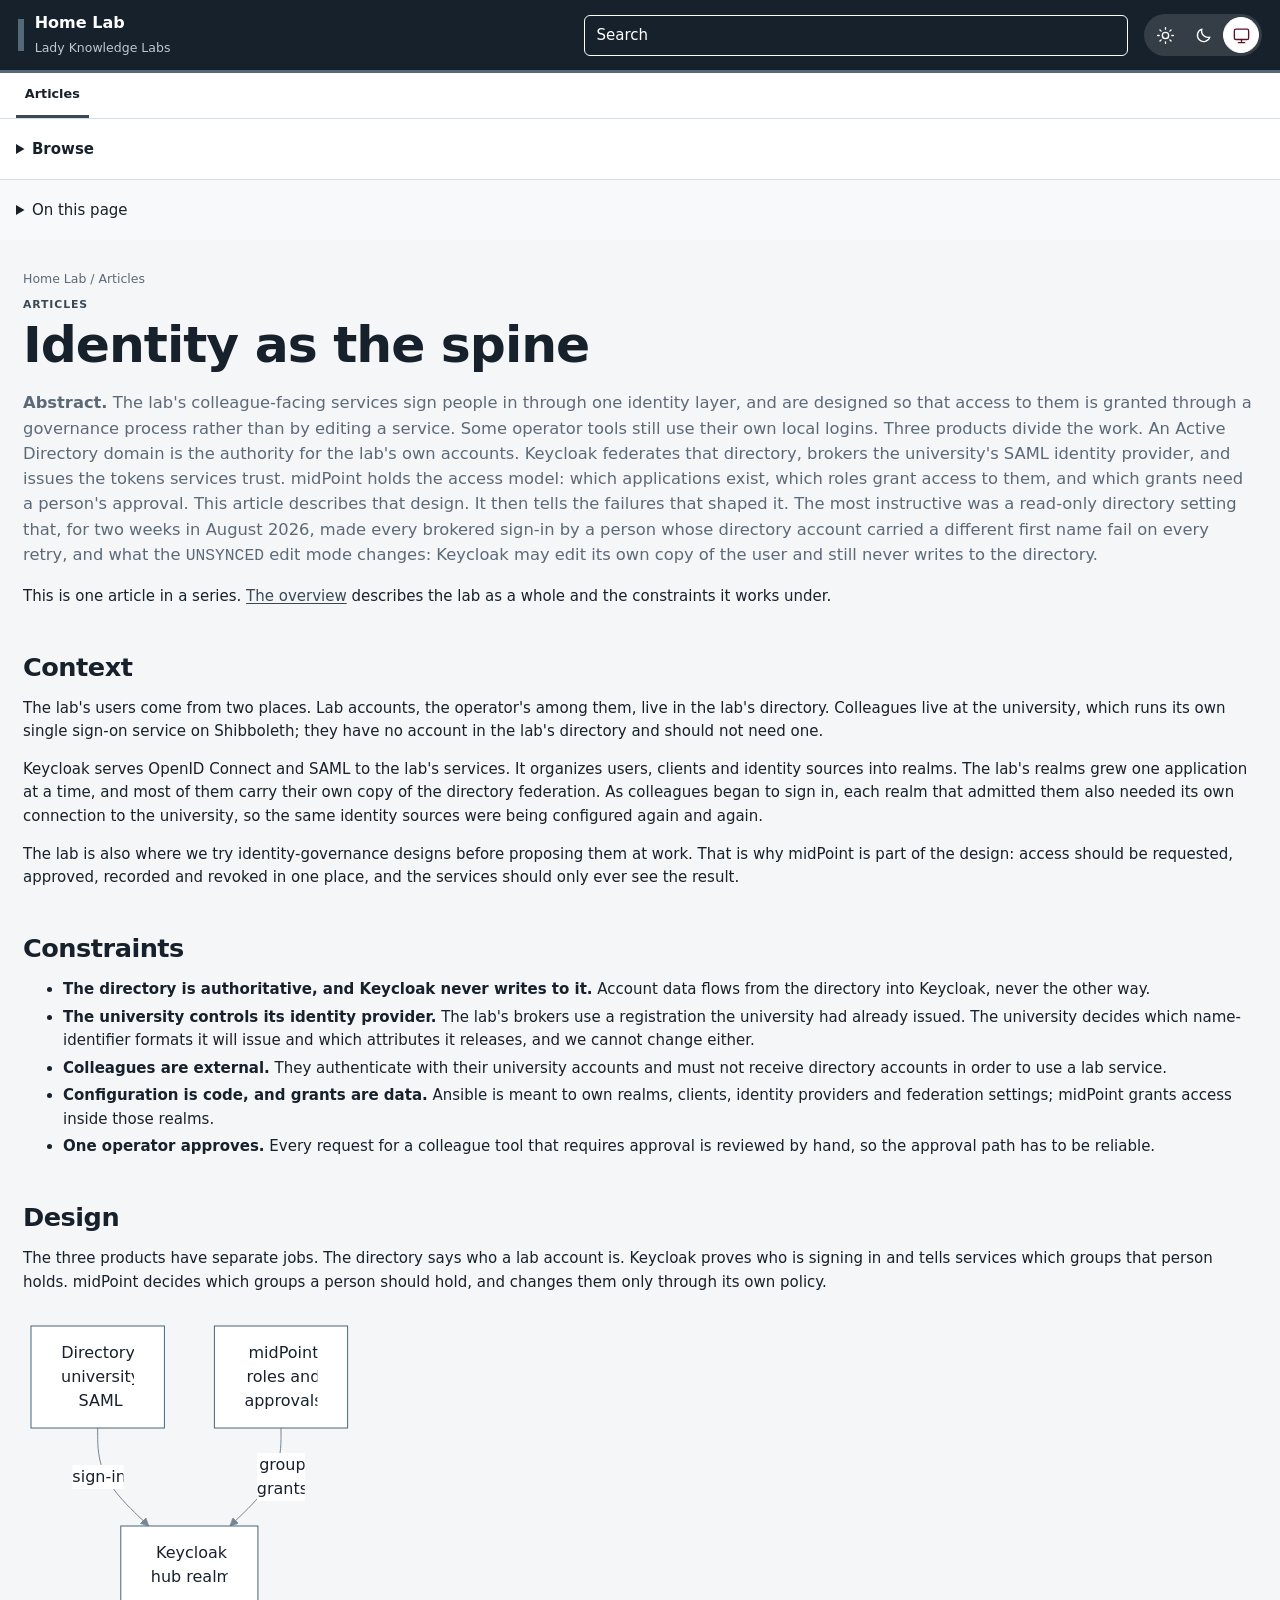
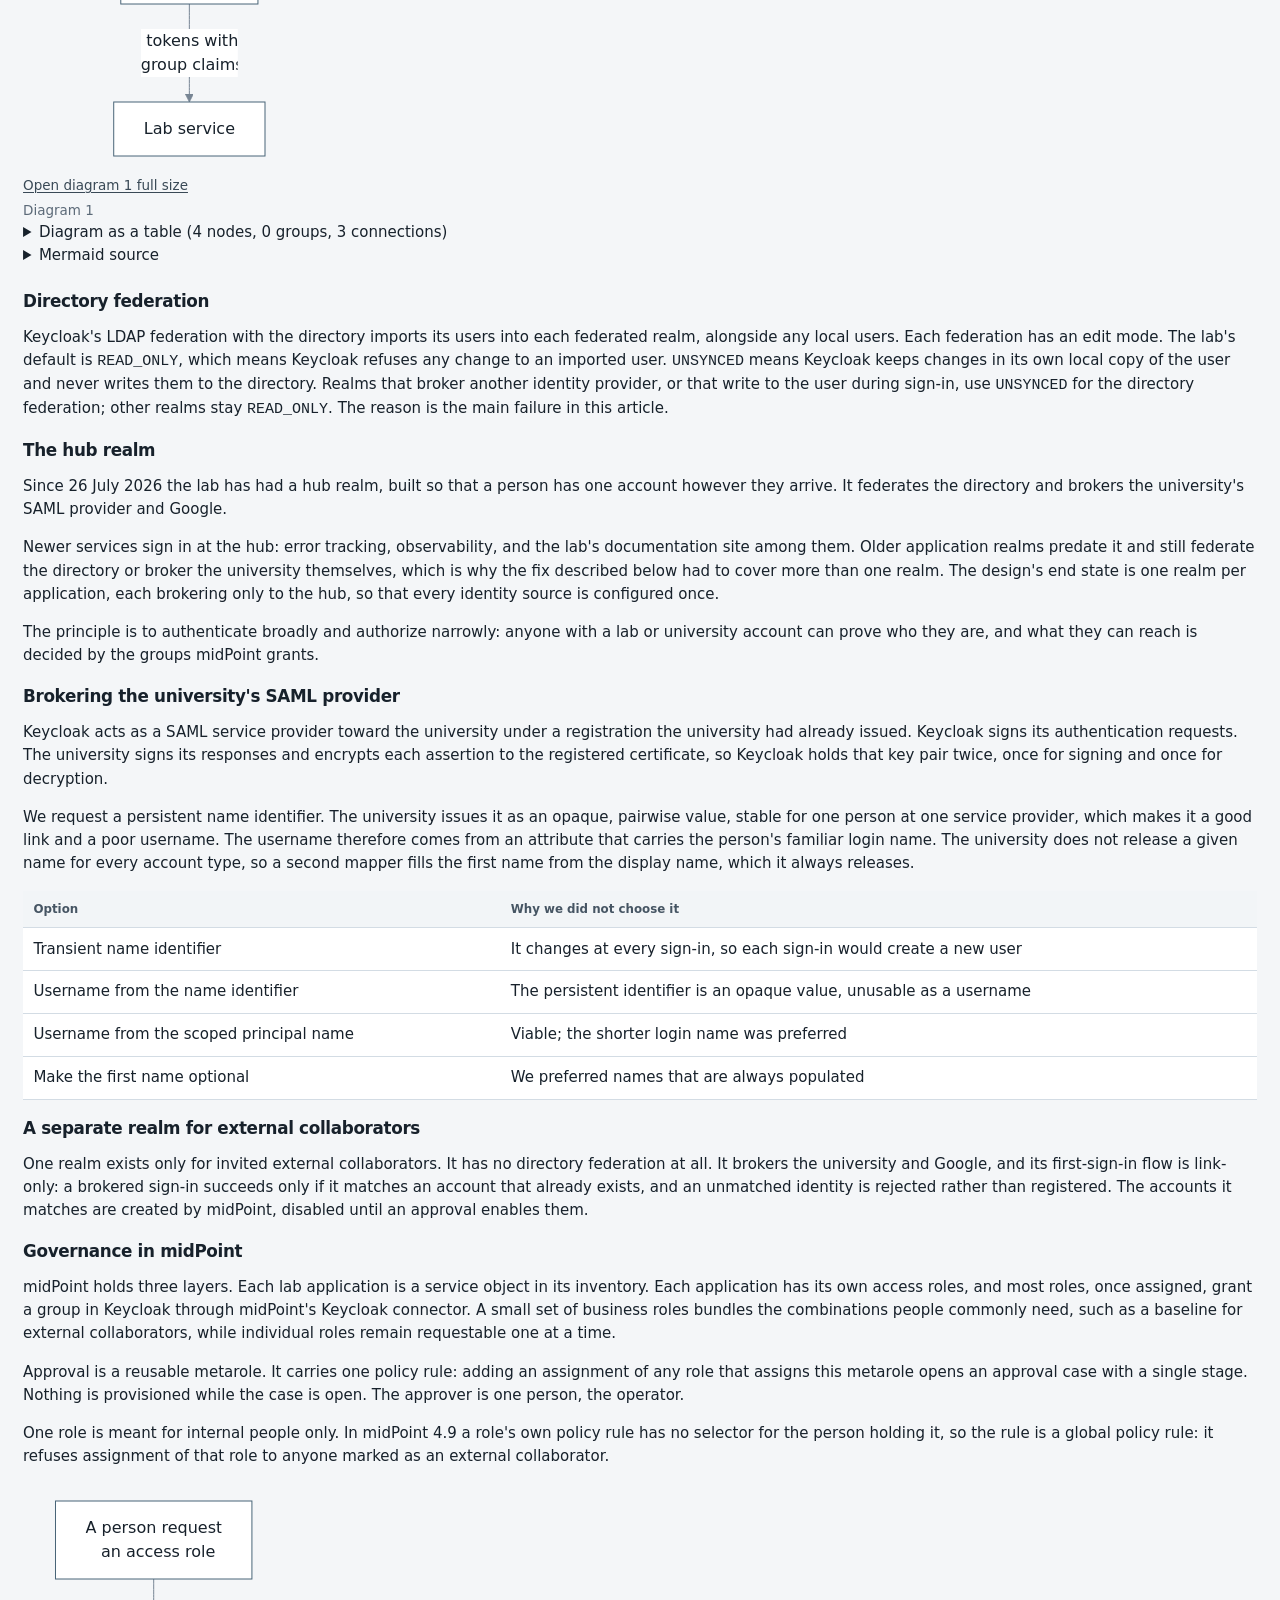
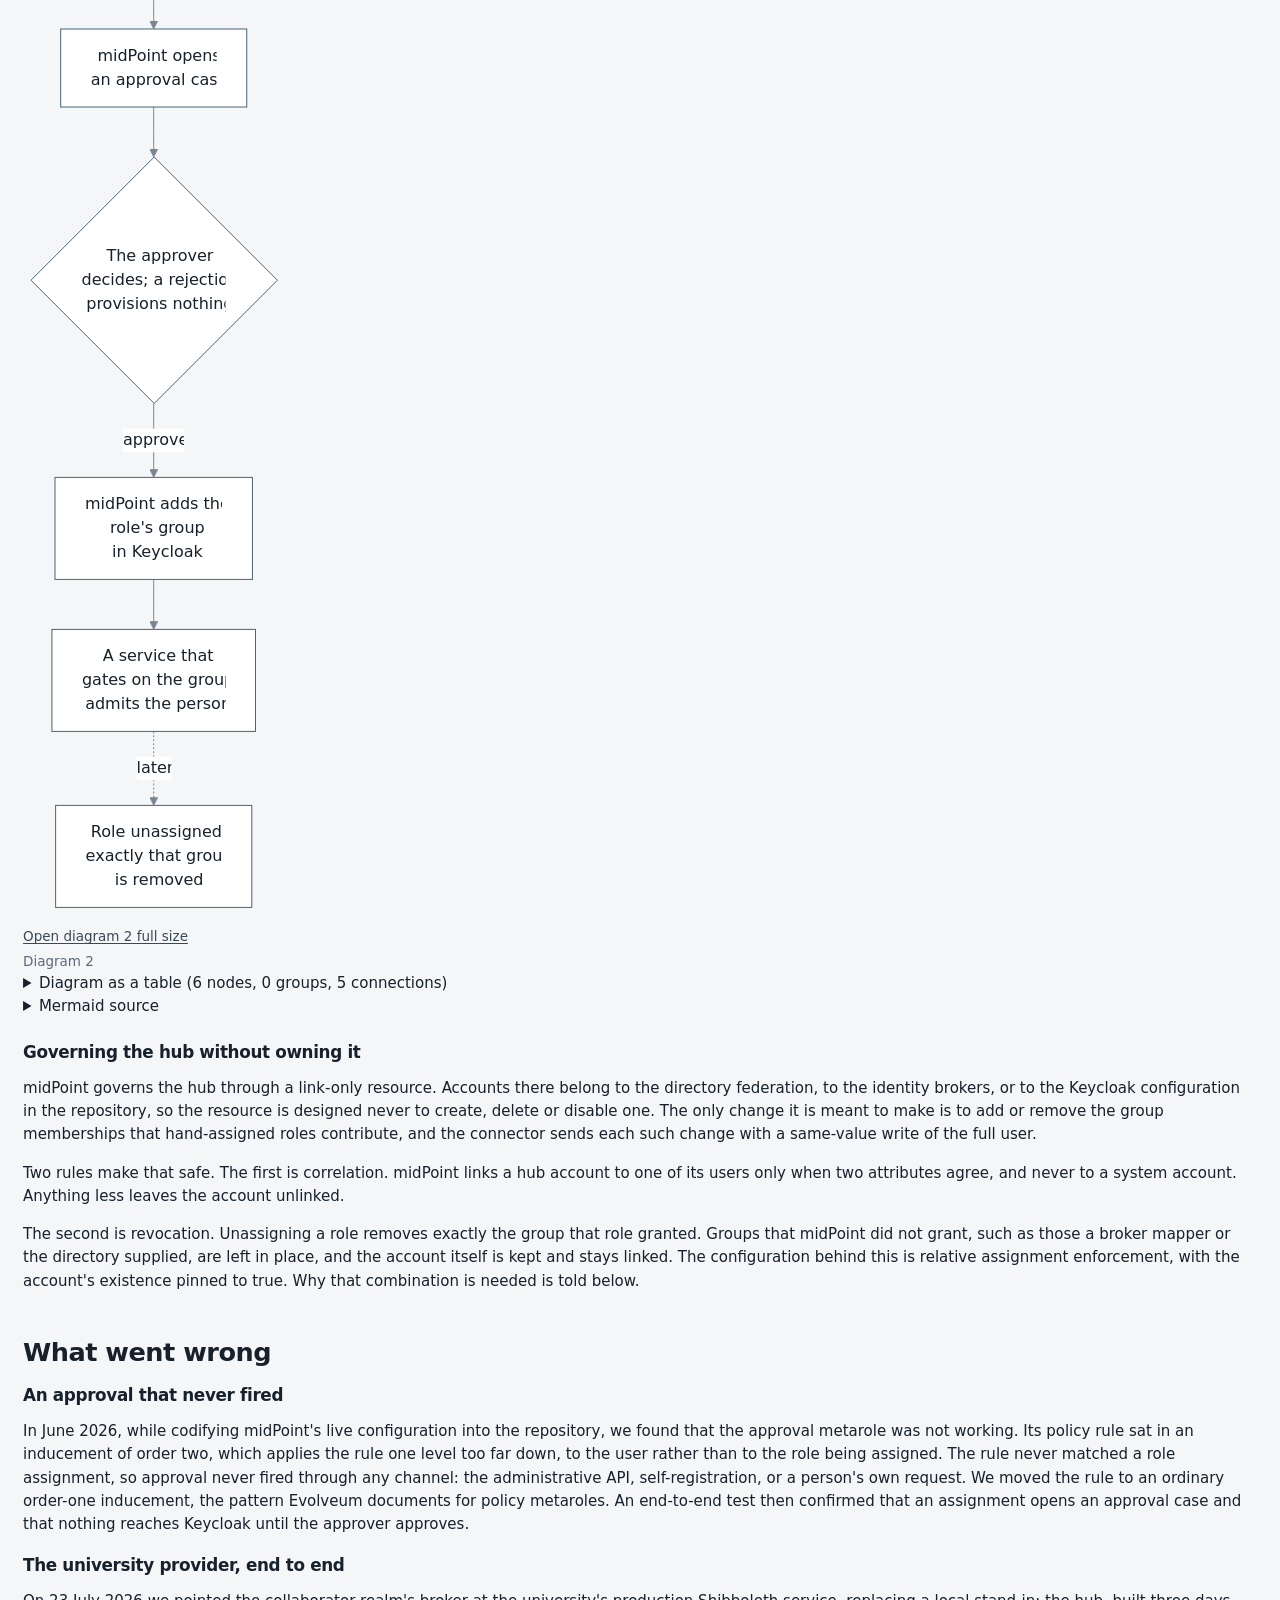
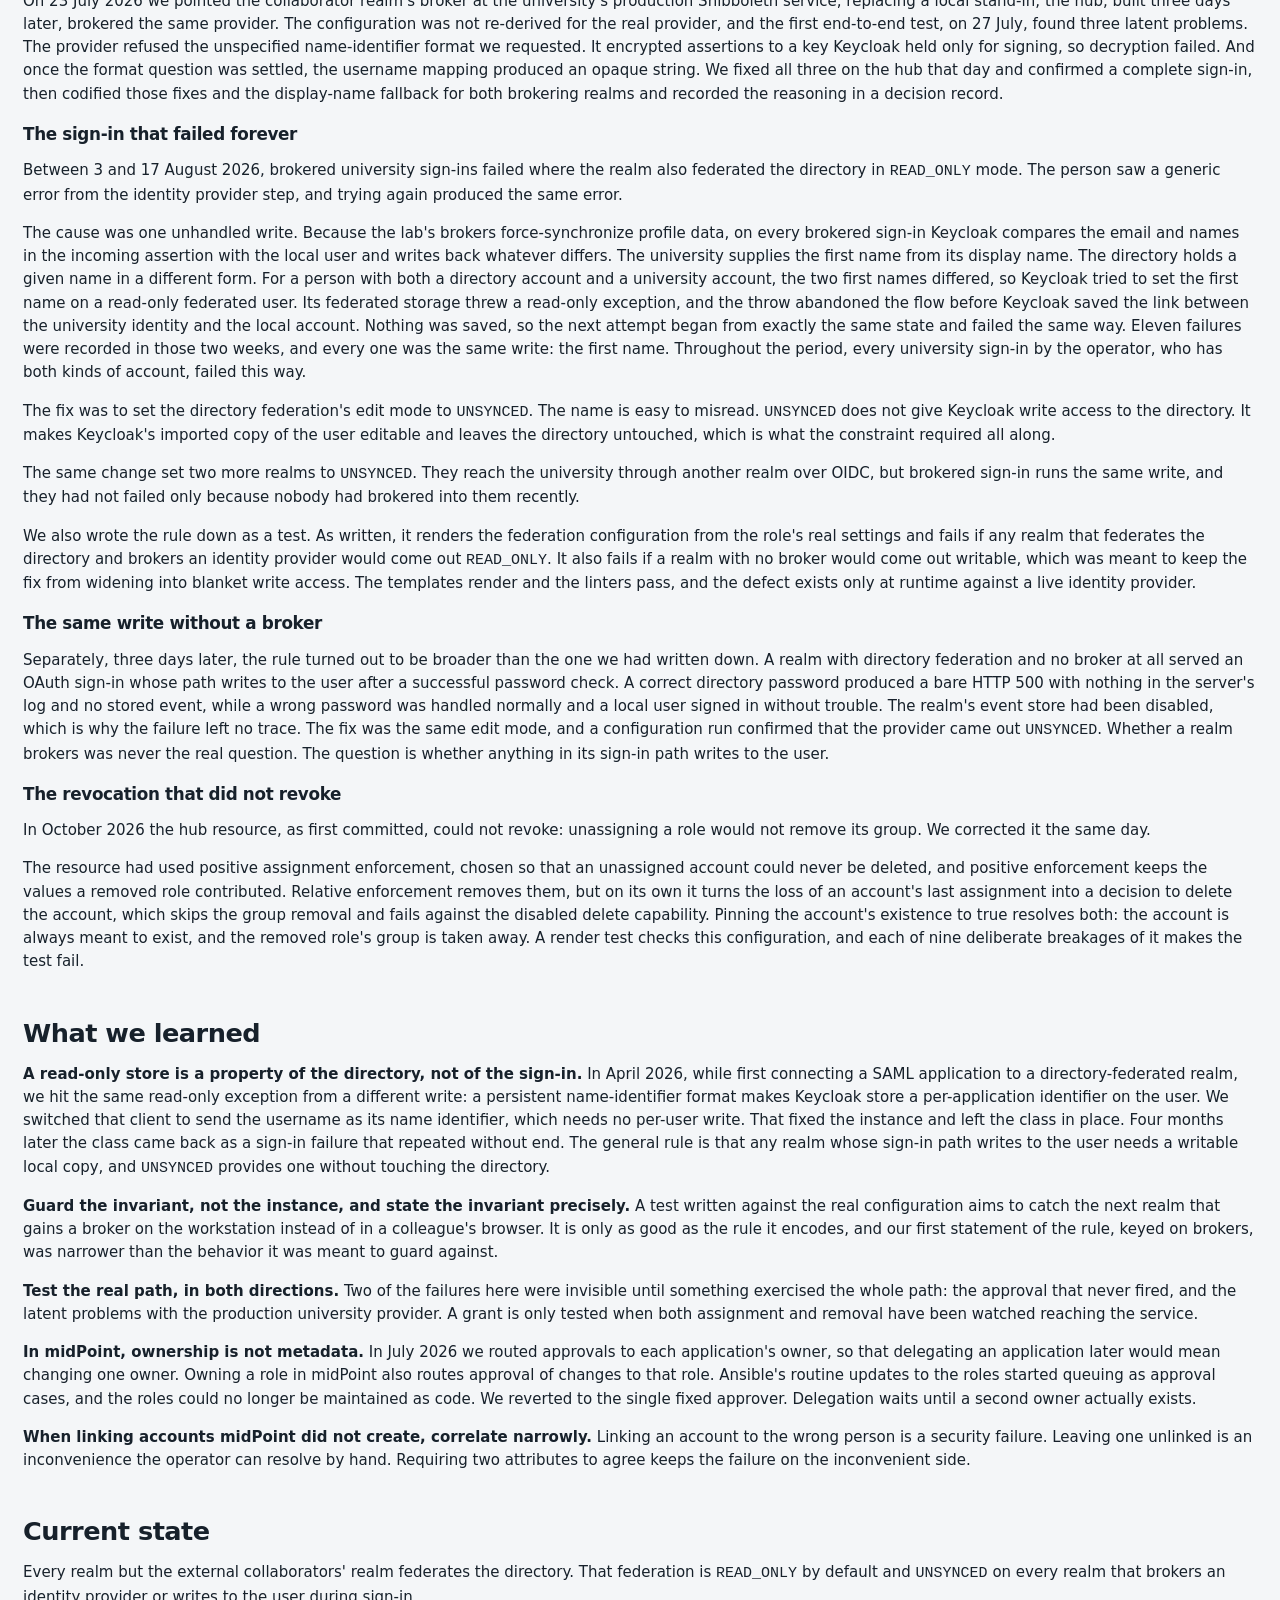
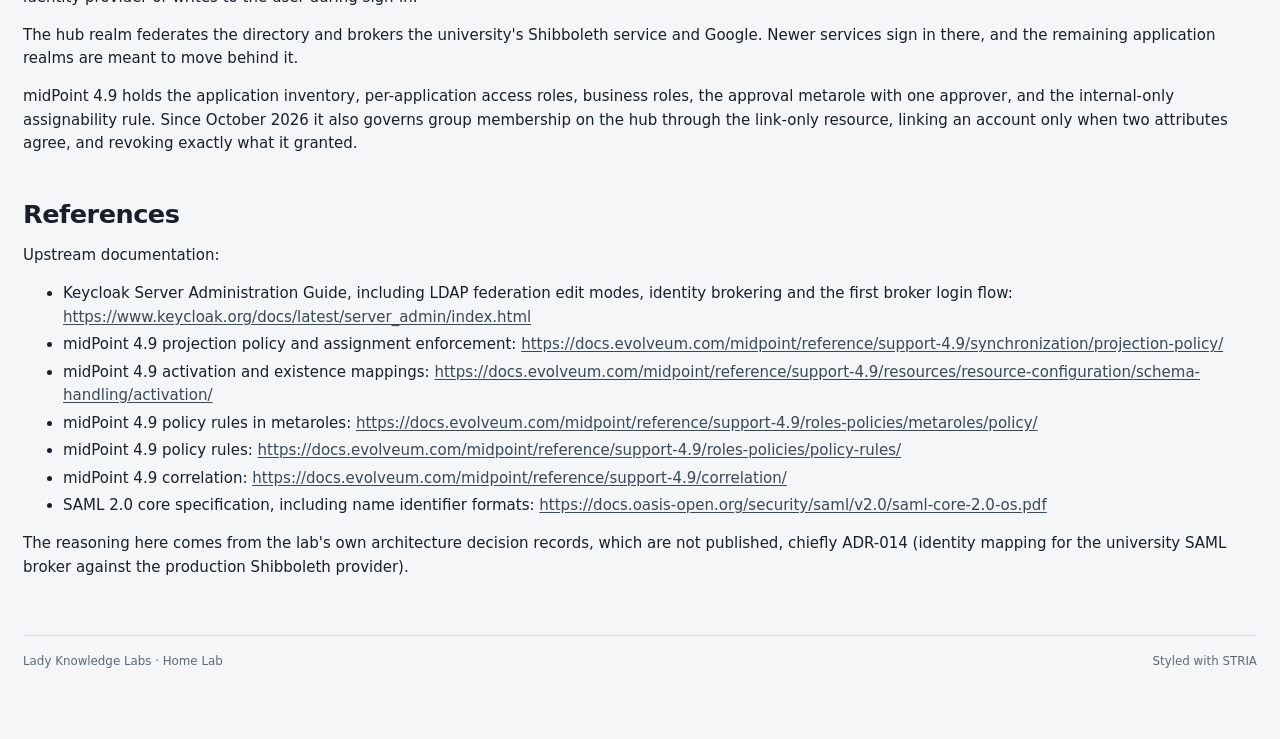
<file: public/articles/identity-as-the-spine/index.html>
<!doctype html>
<html lang="en">
<head>
<meta charset="utf-8">
<meta name="viewport" content="width=device-width,initial-scale=1">
<link rel="icon" href="data:,">
<title>Identity as the spine - Lady Knowledge Labs · Home Lab</title>
<link rel="stylesheet" href="../../stria-base.css">
<link rel="stylesheet" href="../../documentation-shell-theme.css">
<link rel="stylesheet" href="../../documentation-navigation.css">
<link rel="stylesheet" href="../../specimen-theme.generated.css">
<link rel="stylesheet" href="../../appearance-preference.css">
<link rel="stylesheet" href="../../lk-docs.css">
<script src="../../appearance-preference.js"></script>
</head>
<body>
<a class="rui-skip" href="#rui-main">Skip to content</a>
<header class="header">
  <a class="brand" href="../.." aria-label="Home Lab documentation. Published by Lady Knowledge Labs."><span class="mark"></span><span><strong>Home Lab</strong><br/><small>Lady Knowledge Labs</small></span></a>
  <button type="button" class="searchbox" aria-label="Search the home lab documentation" aria-haspopup="dialog">Search</button>
  <div class="hdr-actions"><button data-theme="" title="Theme">Theme</button></div>
</header>
<nav class="rui-area-navigation" aria-label="Documentation areas">
  <a href="../backups-that-restore/" data-current-area="true">Articles</a>
</nav>
<div class="layout">
  <aside class="side" data-rui-navigation="2">
    <details class="rui-browse" open>
      <summary>Browse</summary>
      <nav aria-label="Articles topics">
        <a href="../..">Home</a><a href="../backups-that-restore/">Backups that restore</a><a href="./" aria-current="page" class="current">Identity as the spine</a><a href="../kubernetes-on-postgresql/">Kubernetes on PostgreSQL</a><a href="../secrets-in-three-tiers/">Secrets in three tiers</a>
      </nav>
    </details>
  </aside>
  <details class="rui-mobile-toc">
    <summary>On this page</summary>
    <nav aria-label="On this page"><ul>
      <li><a href="#context">Context</a></li>
      <li><a href="#constraints">Constraints</a></li>
      <li><a href="#design">Design</a></li>
      <li><a href="#what-went-wrong">What went wrong</a></li>
      <li><a href="#what-we-learned">What we learned</a></li>
      <li><a href="#current-state">Current state</a></li>
      <li><a href="#references">References</a></li>
    </ul></nav>
  </details>
  <main class="main" id="rui-main" tabindex="-1">
    <div class="crumb">Home Lab / Articles</div>
    <div class="kicker">Articles</div>
    <h1>Identity as the spine</h1><p class="lede"><strong>Abstract.</strong> The lab's colleague-facing services sign people in through one identity layer, and are designed so that access to them is granted through a governance process rather than by editing a service. Some operator tools still use their own local logins. Three products divide the work. An Active Directory domain is the authority for the lab's own accounts. Keycloak federates that directory, brokers the university's SAML identity provider, and issues the tokens services trust. midPoint holds the access model: which applications exist, which roles grant access to them, and which grants need a person's approval. This article describes that design. It then tells the failures that shaped it. The most instructive was a read-only directory setting that, for two weeks in August 2026, made every brokered sign-in by a person whose directory account carried a different first name fail on every retry, and what the <code>UNSYNCED</code> edit mode changes: Keycloak may edit its own copy of the user and still never writes to the directory.</p>
    <div class="prose lk-content"><p>This is one article in a series. <a href="../../">The overview</a> describes the lab as a whole and the constraints it works under.</p>
<h2 id="context">Context</h2>
<p>The lab's users come from two places. Lab accounts, the operator's among them, live in the lab's directory. Colleagues live at the university, which runs its own single sign-on service on Shibboleth; they have no account in the lab's directory and should not need one.</p>
<p>Keycloak serves OpenID Connect and SAML to the lab's services. It organizes users, clients and identity sources into realms. The lab's realms grew one application at a time, and most of them carry their own copy of the directory federation. As colleagues began to sign in, each realm that admitted them also needed its own connection to the university, so the same identity sources were being configured again and again.</p>
<p>The lab is also where we try identity-governance designs before proposing them at work. That is why midPoint is part of the design: access should be requested, approved, recorded and revoked in one place, and the services should only ever see the result.</p>
<h2 id="constraints">Constraints</h2>
<ul>
<li><strong>The directory is authoritative, and Keycloak never writes to it.</strong> Account data flows from the directory into Keycloak, never the other way.</li>
<li><strong>The university controls its identity provider.</strong> The lab's brokers use a registration the university had already issued. The university decides which name-identifier formats it will issue and which attributes it releases, and we cannot change either.</li>
<li><strong>Colleagues are external.</strong> They authenticate with their university accounts and must not receive directory accounts in order to use a lab service.</li>
<li><strong>Configuration is code, and grants are data.</strong> Ansible is meant to own realms, clients, identity providers and federation settings; midPoint grants access inside those realms.</li>
<li><strong>One operator approves.</strong> Every request for a colleague tool that requires approval is reviewed by hand, so the approval path has to be reliable.</li>
</ul>
<h2 id="design">Design</h2>
<p>The three products have separate jobs. The directory says who a lab account is. Keycloak proves who is signing in and tells services which groups that person holds. midPoint decides which groups a person should hold, and changes them only through its own policy.</p>
<figure class="lk-diagram" id="diagram-1"><div aria-label="Diagram 1, scrollable" class="lk-diagram-svg lk-scroll lk-on-light" role="region" tabindex="0"><div aria-labelledby="diagram-1-caption" role="img"><svg aria-roledescription="flowchart-v2" class="flowchart" height="446" id="diagram-1-light" role="graphics-document document" viewbox="0 0 332.609375 446" width="332.609375" xmlns="http://www.w3.org/2000/svg" xmlns:xlink="http://www.w3.org/1999/xlink"><style>#diagram-1-light{font-family:system-ui,sans-serif;font-size:16px;fill:#17212b;}@keyframes edge-animation-frame{from{stroke-dashoffset:0;}}@keyframes dash{to{stroke-dashoffset:0;}}#diagram-1-light .edge-animation-slow{stroke-dasharray:9,5!important;stroke-dashoffset:900;animation:dash 50s linear infinite;stroke-linecap:round;}#diagram-1-light .edge-animation-fast{stroke-dasharray:9,5!important;stroke-dashoffset:900;animation:dash 20s linear infinite;stroke-linecap:round;}#diagram-1-light .error-icon{fill:#e4edf3;}#diagram-1-light .error-text{fill:#1b120c;stroke:#1b120c;}#diagram-1-light .edge-thickness-normal{stroke-width:1px;}#diagram-1-light .edge-thickness-thick{stroke-width:3.5px;}#diagram-1-light .edge-pattern-solid{stroke-dasharray:0;}#diagram-1-light .edge-thickness-invisible{stroke-width:0;fill:none;}#diagram-1-light .edge-pattern-dashed{stroke-dasharray:3;}#diagram-1-light .edge-pattern-dotted{stroke-dasharray:2;}#diagram-1-light .marker{fill:#778594;stroke:#778594;}#diagram-1-light .marker.cross{stroke:#778594;}#diagram-1-light svg{font-family:system-ui,sans-serif;font-size:16px;}#diagram-1-light p{margin:0;}#diagram-1-light .label{font-family:system-ui,sans-serif;color:#17212b;}#diagram-1-light .cluster-label text{fill:#17212b;}#diagram-1-light .cluster-label span{color:#17212b;}#diagram-1-light .cluster-label span p{background-color:transparent;}#diagram-1-light .label text,#diagram-1-light span{fill:#17212b;color:#17212b;}#diagram-1-light .node rect,#diagram-1-light .node circle,#diagram-1-light .node ellipse,#diagram-1-light .node polygon,#diagram-1-light .node path{fill:#ffffff;stroke:#496578;stroke-width:1px;}#diagram-1-light .rough-node .label text,#diagram-1-light .node .label text,#diagram-1-light .image-shape .label,#diagram-1-light .icon-shape .label{text-anchor:middle;}#diagram-1-light .node .katex path{fill:#000;stroke:#000;stroke-width:1px;}#diagram-1-light .rough-node .label,#diagram-1-light .node .label,#diagram-1-light .image-shape .label,#diagram-1-light .icon-shape .label{text-align:center;}#diagram-1-light .node.clickable{cursor:pointer;}#diagram-1-light .root .anchor path{fill:#778594!important;stroke-width:0;stroke:#778594;}#diagram-1-light .arrowheadPath{fill:#000000;}#diagram-1-light .edgePaths .path{stroke:#778594;stroke-width:1px;}#diagram-1-light .flowchart-link{stroke:#778594;fill:none;}#diagram-1-light .edgeLabel{background-color:#ffffff;text-align:center;}#diagram-1-light .edgeLabel p{background-color:#ffffff;}#diagram-1-light .edgeLabel rect{opacity:0.5;background-color:#ffffff;fill:#ffffff;}#diagram-1-light .labelBkg{background-color:rgba(255, 255, 255, 0.5);}#diagram-1-light .cluster rect{fill:#e4edf3;stroke:#d3dce4;stroke-width:1px;}#diagram-1-light .cluster text{fill:#17212b;}#diagram-1-light .cluster span{color:#17212b;}#diagram-1-light .node .collapsed-indicator{fill:#d3dce4;stroke:none;opacity:0.6;}#diagram-1-light .node .collapsed-separator{stroke:#d3dce4;stroke-width:0.75px;}#diagram-1-light div.mermaidTooltip{position:absolute;text-align:center;max-width:200px;padding:2px;font-family:system-ui,sans-serif;font-size:12px;background:#e4edf3;border:1px solid hsl(204, 0%, 82.3529411765%);border-radius:2px;pointer-events:none;z-index:100;}#diagram-1-light .flowchartTitleText{text-anchor:middle;font-size:18px;fill:#17212b;}#diagram-1-light rect.text{fill:none;stroke-width:0;}#diagram-1-light .icon-shape,#diagram-1-light .image-shape{background-color:#ffffff;text-align:center;}#diagram-1-light .icon-shape p,#diagram-1-light .image-shape p{background-color:#ffffff;padding:2px;}#diagram-1-light .icon-shape .label rect,#diagram-1-light .image-shape .label rect{opacity:0.5;background-color:#ffffff;fill:#ffffff;}#diagram-1-light .label-icon{display:inline-block;height:1em;overflow:visible;vertical-align:-0.125em;}#diagram-1-light .node .label-icon path{fill:currentColor;stroke:revert;stroke-width:revert;}#diagram-1-light .node .neo-node{stroke:#496578;}#diagram-1-light [data-look="neo"].node rect,#diagram-1-light [data-look="neo"].cluster rect,#diagram-1-light [data-look="neo"].node polygon{stroke:url(#diagram-1-light-gradient);filter:drop-shadow( 1px 2px 2px rgba(185,185,185,1));}#diagram-1-light [data-look="neo"].swimlane.cluster rect{filter:none;}#diagram-1-light [data-look="neo"].node path{stroke:url(#diagram-1-light-gradient);stroke-width:1px;}#diagram-1-light [data-look="neo"].node .outer-path{filter:drop-shadow( 1px 2px 2px rgba(185,185,185,1));}#diagram-1-light [data-look="neo"].node .neo-line path{stroke:#496578;filter:none;}#diagram-1-light [data-look="neo"].node circle{stroke:url(#diagram-1-light-gradient);filter:drop-shadow( 1px 2px 2px rgba(185,185,185,1));}#diagram-1-light [data-look="neo"].node circle .state-start{fill:#000000;}#diagram-1-light [data-look="neo"].icon-shape .icon{fill:url(#diagram-1-light-gradient);filter:drop-shadow( 1px 2px 2px rgba(185,185,185,1));}#diagram-1-light [data-look="neo"].icon-shape .icon-neo path{stroke:url(#diagram-1-light-gradient);filter:drop-shadow( 1px 2px 2px rgba(185,185,185,1));}#diagram-1-light :root{--mermaid-font-family:"trebuchet ms",verdana,arial,sans-serif;}</style><g><marker class="marker flowchart-v2" id="diagram-1-light-diagram-1-light_flowchart-v2-pointEnd" markerheight="8" markerunits="userSpaceOnUse" markerwidth="8" orient="auto" refx="5" refy="5" viewbox="0 0 10 10"><path class="arrowMarkerPath" d="M 0 0 L 10 5 L 0 10 z" style="stroke-width: 1; stroke-dasharray: 1, 0;"></path></marker><marker class="marker flowchart-v2" id="diagram-1-light-diagram-1-light_flowchart-v2-pointStart" markerheight="8" markerunits="userSpaceOnUse" markerwidth="8" orient="auto" refx="4.5" refy="5" viewbox="0 0 10 10"><path class="arrowMarkerPath" d="M 0 5 L 10 10 L 10 0 z" style="stroke-width: 1; stroke-dasharray: 1, 0;"></path></marker><marker class="marker flowchart-v2" id="diagram-1-light-diagram-1-light_flowchart-v2-pointEnd-margin" markerheight="14" markerunits="userSpaceOnUse" markerwidth="10.5" orient="auto" refx="11.5" refy="7" viewbox="0 0 11.5 14"><path class="arrowMarkerPath" d="M 0 0 L 11.5 7 L 0 14 z" style="stroke-width: 0; stroke-dasharray: 1, 0;"></path></marker><marker class="marker flowchart-v2" id="diagram-1-light-diagram-1-light_flowchart-v2-pointStart-margin" markerheight="14" markerunits="userSpaceOnUse" markerwidth="11.5" orient="auto" refx="1" refy="7" viewbox="0 0 11.5 14"><polygon class="arrowMarkerPath" points="0,7 11.5,14 11.5,0" style="stroke-width: 0; stroke-dasharray: 1, 0;"></polygon></marker><marker class="marker flowchart-v2" id="diagram-1-light-diagram-1-light_flowchart-v2-circleEnd" markerheight="11" markerunits="userSpaceOnUse" markerwidth="11" orient="auto" refx="11" refy="5" viewbox="0 0 10 10"><circle class="arrowMarkerPath" cx="5" cy="5" r="5" style="stroke-width: 1; stroke-dasharray: 1, 0;"></circle></marker><marker class="marker flowchart-v2" id="diagram-1-light-diagram-1-light_flowchart-v2-circleStart" markerheight="11" markerunits="userSpaceOnUse" markerwidth="11" orient="auto" refx="-1" refy="5" viewbox="0 0 10 10"><circle class="arrowMarkerPath" cx="5" cy="5" r="5" style="stroke-width: 1; stroke-dasharray: 1, 0;"></circle></marker><marker class="marker flowchart-v2" id="diagram-1-light-diagram-1-light_flowchart-v2-circleEnd-margin" markerheight="14" markerunits="userSpaceOnUse" markerwidth="14" orient="auto" refx="12.25" refy="5" viewbox="0 0 10 10"><circle class="arrowMarkerPath" cx="5" cy="5" r="5" style="stroke-width: 0; stroke-dasharray: 1, 0;"></circle></marker><marker class="marker flowchart-v2" id="diagram-1-light-diagram-1-light_flowchart-v2-circleStart-margin" markerheight="14" markerunits="userSpaceOnUse" markerwidth="14" orient="auto" refx="-2" refy="5" viewbox="0 0 10 10"><circle class="arrowMarkerPath" cx="5" cy="5" r="5" style="stroke-width: 0; stroke-dasharray: 1, 0;"></circle></marker><marker class="marker cross flowchart-v2" id="diagram-1-light-diagram-1-light_flowchart-v2-crossEnd" markerheight="11" markerunits="userSpaceOnUse" markerwidth="11" orient="auto" refx="12" refy="5.2" viewbox="0 0 11 11"><path class="arrowMarkerPath" d="M 1,1 l 9,9 M 10,1 l -9,9" style="stroke-width: 2; stroke-dasharray: 1, 0;"></path></marker><marker class="marker cross flowchart-v2" id="diagram-1-light-diagram-1-light_flowchart-v2-crossStart" markerheight="11" markerunits="userSpaceOnUse" markerwidth="11" orient="auto" refx="-1" refy="5.2" viewbox="0 0 11 11"><path class="arrowMarkerPath" d="M 1,1 l 9,9 M 10,1 l -9,9" style="stroke-width: 2; stroke-dasharray: 1, 0;"></path></marker><marker class="marker cross flowchart-v2" id="diagram-1-light-diagram-1-light_flowchart-v2-crossEnd-margin" markerheight="12" markerunits="userSpaceOnUse" markerwidth="12" orient="auto" refx="17.7" refy="7.5" viewbox="0 0 15 15"><path class="arrowMarkerPath" d="M 1,1 L 14,14 M 1,14 L 14,1" style="stroke-width: 2.5;"></path></marker><marker class="marker cross flowchart-v2" id="diagram-1-light-diagram-1-light_flowchart-v2-crossStart-margin" markerheight="12" markerunits="userSpaceOnUse" markerwidth="12" orient="auto" refx="-3.5" refy="7.5" viewbox="0 0 15 15"><path class="arrowMarkerPath" d="M 1,1 L 14,14 M 1,14 L 14,1" style="stroke-width: 2.5; stroke-dasharray: 1, 0;"></path></marker><g class="root"><g class="clusters"></g><g class="edgePaths"><path class="edge-thickness-normal edge-pattern-solid edge-thickness-normal edge-pattern-solid flowchart-link" d="M74.703,110L74.703,118.167C74.703,126.333,74.703,142.667,82.728,158.538C90.753,174.41,106.802,189.82,114.827,197.525L122.851,205.23" data-edge="true" data-et="edge" data-id="L_Src_Hub_0" data-look="classic" id="diagram-1-light-L_Src_Hub_0" marker-end="url(#diagram-1-light-diagram-1-light_flowchart-v2-pointEnd)" style=";"></path><path class="edge-thickness-normal edge-pattern-solid edge-thickness-normal edge-pattern-solid flowchart-link" d="M258.008,110L258.008,118.167C258.008,126.333,258.008,142.667,249.983,158.538C241.958,174.41,225.909,189.82,217.884,197.525L209.859,205.23" data-edge="true" data-et="edge" data-id="L_MP_Hub_0" data-look="classic" id="diagram-1-light-L_MP_Hub_0" marker-end="url(#diagram-1-light-diagram-1-light_flowchart-v2-pointEnd)" style=";"></path><path class="edge-thickness-normal edge-pattern-solid edge-thickness-normal edge-pattern-solid flowchart-link" d="M166.355,286L166.355,294.167C166.355,302.333,166.355,318.667,166.355,334.333C166.355,350,166.355,365,166.355,372.5L166.355,380" data-edge="true" data-et="edge" data-id="L_Hub_Svc_0" data-look="classic" id="diagram-1-light-L_Hub_Svc_0" marker-end="url(#diagram-1-light-diagram-1-light_flowchart-v2-pointEnd)" style=";"></path></g><g class="edgeLabels"><g class="edgeLabel" transform="translate(74.703125, 159)"><g class="label" data-id="L_Src_Hub_0" transform="translate(-25.3515625, -12)"><foreignobject height="24" width="50.703125"><div class="labelBkg" style="display: table-cell; white-space: nowrap; line-height: 1.5; max-width: 200px; text-align: center;" xmlns="http://www.w3.org/1999/xhtml"><span class="edgeLabel"><p>sign-in</p></span></div></foreignobject></g></g><g class="edgeLabel" transform="translate(258.0078125, 159)"><g class="label" data-id="L_MP_Hub_0" transform="translate(-24.21875, -24)"><foreignobject height="48" width="48.4375"><div class="labelBkg" style="display: table-cell; white-space: nowrap; line-height: 1.5; max-width: 200px; text-align: center;" xmlns="http://www.w3.org/1999/xhtml"><span class="edgeLabel"><p>group<br/>grants</p></span></div></foreignobject></g></g><g class="edgeLabel" transform="translate(166.35546875, 335)"><g class="label" data-id="L_Hub_Svc_0" transform="translate(-48.6171875, -24)"><foreignobject height="48" width="97.234375"><div class="labelBkg" style="display: table-cell; white-space: nowrap; line-height: 1.5; max-width: 200px; text-align: center;" xmlns="http://www.w3.org/1999/xhtml"><span class="edgeLabel"><p>tokens with<br/>group claims</p></span></div></foreignobject></g></g></g><g class="nodes"><g class="node default" data-look="classic" id="diagram-1-light-flowchart-Src-0" transform="translate(74.703125, 59)"><rect class="basic label-container" height="102" style="" width="133.40625" x="-66.703125" y="-51"></rect><g class="label" style="" transform="translate(-36.703125, -36)"><rect></rect><foreignobject height="72" width="73.40625"><div style="display: table-cell; white-space: nowrap; line-height: 1.5; max-width: 200px; text-align: center;" xmlns="http://www.w3.org/1999/xhtml"><span class="nodeLabel"><p>Directory,<br/>university<br/>SAML</p></span></div></foreignobject></g></g><g class="node default" data-look="classic" id="diagram-1-light-flowchart-MP-1" transform="translate(258.0078125, 59)"><rect class="basic label-container" height="102" style="" width="133.203125" x="-66.6015625" y="-51"></rect><g class="label" style="" transform="translate(-36.6015625, -36)"><rect></rect><foreignobject height="72" width="73.203125"><div style="display: table-cell; white-space: nowrap; line-height: 1.5; max-width: 200px; text-align: center;" xmlns="http://www.w3.org/1999/xhtml"><span class="nodeLabel"><p>midPoint<br/>roles and<br/>approvals</p></span></div></foreignobject></g></g><g class="node default" data-look="classic" id="diagram-1-light-flowchart-Hub-2" transform="translate(166.35546875, 247)"><rect class="basic label-container" height="78" style="" width="137.15625" x="-68.578125" y="-39"></rect><g class="label" style="" transform="translate(-38.578125, -24)"><rect></rect><foreignobject height="48" width="77.15625"><div style="display: table-cell; white-space: nowrap; line-height: 1.5; max-width: 200px; text-align: center;" xmlns="http://www.w3.org/1999/xhtml"><span class="nodeLabel"><p>Keycloak<br/>hub realm</p></span></div></foreignobject></g></g><g class="node default" data-look="classic" id="diagram-1-light-flowchart-Svc-3" transform="translate(166.35546875, 411)"><rect class="basic label-container" height="54" style="" width="151.28125" x="-75.640625" y="-27"></rect><g class="label" style="" transform="translate(-45.640625, -12)"><rect></rect><foreignobject height="24" width="91.28125"><div style="display: table-cell; white-space: nowrap; line-height: 1.5; max-width: 200px; text-align: center;" xmlns="http://www.w3.org/1999/xhtml"><span class="nodeLabel"><p>Lab services</p></span></div></foreignobject></g></g></g></g></g><defs><filter height="130%" id="diagram-1-light-drop-shadow" width="130%"><fedropshadow dx="4" dy="4" flood-color="#000000" flood-opacity="0.06" stddeviation="0"></fedropshadow></filter></defs><defs><filter height="150%" id="diagram-1-light-drop-shadow-small" width="150%"><fedropshadow dx="2" dy="2" flood-color="#000000" flood-opacity="0.06" stddeviation="0"></fedropshadow></filter></defs><lineargradient gradientunits="objectBoundingBox" id="diagram-1-light-gradient" x1="0%" x2="100%" y1="0%" y2="0%"><stop offset="0%" stop-color="#496578" stop-opacity="1"></stop><stop offset="100%" stop-color="hsl(205.7142857143, 0%, 84.7058823529%)" stop-opacity="1"></stop></lineargradient></svg></div></div><a class="lk-diagram-open lk-on-light" href="../../diagrams/articles-identity-as-the-spine-diagram-1-light.svg">Open diagram 1 full size</a><div aria-label="Diagram 1, scrollable" class="lk-diagram-svg lk-scroll lk-on-dark" role="region" tabindex="0"><div aria-labelledby="diagram-1-caption" role="img"><svg aria-roledescription="flowchart-v2" class="flowchart" height="446" id="diagram-1-dark" role="graphics-document document" viewbox="0 0 332.609375 446" width="332.609375" xmlns="http://www.w3.org/2000/svg" xmlns:xlink="http://www.w3.org/1999/xlink"><style>#diagram-1-dark{font-family:system-ui,sans-serif;font-size:16px;fill:#f4f7f9;}@keyframes edge-animation-frame{from{stroke-dashoffset:0;}}@keyframes dash{to{stroke-dashoffset:0;}}#diagram-1-dark .edge-animation-slow{stroke-dasharray:9,5!important;stroke-dashoffset:900;animation:dash 50s linear infinite;stroke-linecap:round;}#diagram-1-dark .edge-animation-fast{stroke-dasharray:9,5!important;stroke-dashoffset:900;animation:dash 20s linear infinite;stroke-linecap:round;}#diagram-1-dark .error-icon{fill:#243e50;}#diagram-1-dark .error-text{fill:#dbc1af;stroke:#dbc1af;}#diagram-1-dark .edge-thickness-normal{stroke-width:1px;}#diagram-1-dark .edge-thickness-thick{stroke-width:3.5px;}#diagram-1-dark .edge-pattern-solid{stroke-dasharray:0;}#diagram-1-dark .edge-thickness-invisible{stroke-width:0;fill:none;}#diagram-1-dark .edge-pattern-dashed{stroke-dasharray:3;}#diagram-1-dark .edge-pattern-dotted{stroke-dasharray:2;}#diagram-1-dark .marker{fill:#8293a3;stroke:#8293a3;}#diagram-1-dark .marker.cross{stroke:#8293a3;}#diagram-1-dark svg{font-family:system-ui,sans-serif;font-size:16px;}#diagram-1-dark p{margin:0;}#diagram-1-dark .label{font-family:system-ui,sans-serif;color:#f4f7f9;}#diagram-1-dark .cluster-label text{fill:#f4f7f9;}#diagram-1-dark .cluster-label span{color:#f4f7f9;}#diagram-1-dark .cluster-label span p{background-color:transparent;}#diagram-1-dark .label text,#diagram-1-dark span{fill:#f4f7f9;color:#f4f7f9;}#diagram-1-dark .node rect,#diagram-1-dark .node circle,#diagram-1-dark .node ellipse,#diagram-1-dark .node polygon,#diagram-1-dark .node path{fill:#151e27;stroke:#a2bbcb;stroke-width:1px;}#diagram-1-dark .rough-node .label text,#diagram-1-dark .node .label text,#diagram-1-dark .image-shape .label,#diagram-1-dark .icon-shape .label{text-anchor:middle;}#diagram-1-dark .node .katex path{fill:#000;stroke:#000;stroke-width:1px;}#diagram-1-dark .rough-node .label,#diagram-1-dark .node .label,#diagram-1-dark .image-shape .label,#diagram-1-dark .icon-shape .label{text-align:center;}#diagram-1-dark .node.clickable{cursor:pointer;}#diagram-1-dark .root .anchor path{fill:#8293a3!important;stroke-width:0;stroke:#8293a3;}#diagram-1-dark .arrowheadPath{fill:#eae1d8;}#diagram-1-dark .edgePaths .path{stroke:#8293a3;stroke-width:1px;}#diagram-1-dark .flowchart-link{stroke:#8293a3;fill:none;}#diagram-1-dark .edgeLabel{background-color:#151e27;text-align:center;}#diagram-1-dark .edgeLabel p{background-color:#151e27;}#diagram-1-dark .edgeLabel rect{opacity:0.5;background-color:#151e27;fill:#151e27;}#diagram-1-dark .labelBkg{background-color:rgba(21, 30, 39, 0.5);}#diagram-1-dark .cluster rect{fill:#243e50;stroke:#3b4955;stroke-width:1px;}#diagram-1-dark .cluster text{fill:#f4f7f9;}#diagram-1-dark .cluster span{color:#f4f7f9;}#diagram-1-dark .node .collapsed-indicator{fill:#3b4955;stroke:none;opacity:0.6;}#diagram-1-dark .node .collapsed-separator{stroke:#3b4955;stroke-width:0.75px;}#diagram-1-dark div.mermaidTooltip{position:absolute;text-align:center;max-width:200px;padding:2px;font-family:system-ui,sans-serif;font-size:12px;background:#243e50;border:1px solid hsl(204.5454545455, 0%, 12.7450980392%);border-radius:2px;pointer-events:none;z-index:100;}#diagram-1-dark .flowchartTitleText{text-anchor:middle;font-size:18px;fill:#f4f7f9;}#diagram-1-dark rect.text{fill:none;stroke-width:0;}#diagram-1-dark .icon-shape,#diagram-1-dark .image-shape{background-color:#151e27;text-align:center;}#diagram-1-dark .icon-shape p,#diagram-1-dark .image-shape p{background-color:#151e27;padding:2px;}#diagram-1-dark .icon-shape .label rect,#diagram-1-dark .image-shape .label rect{opacity:0.5;background-color:#151e27;fill:#151e27;}#diagram-1-dark .label-icon{display:inline-block;height:1em;overflow:visible;vertical-align:-0.125em;}#diagram-1-dark .node .label-icon path{fill:currentColor;stroke:revert;stroke-width:revert;}#diagram-1-dark .node .neo-node{stroke:#a2bbcb;}#diagram-1-dark [data-look="neo"].node rect,#diagram-1-dark [data-look="neo"].cluster rect,#diagram-1-dark [data-look="neo"].node polygon{stroke:url(#diagram-1-dark-gradient);filter:drop-shadow( 1px 2px 2px rgba(185,185,185,1));}#diagram-1-dark [data-look="neo"].swimlane.cluster rect{filter:none;}#diagram-1-dark [data-look="neo"].node path{stroke:url(#diagram-1-dark-gradient);stroke-width:1px;}#diagram-1-dark [data-look="neo"].node .outer-path{filter:drop-shadow( 1px 2px 2px rgba(185,185,185,1));}#diagram-1-dark [data-look="neo"].node .neo-line path{stroke:#a2bbcb;filter:none;}#diagram-1-dark [data-look="neo"].node circle{stroke:url(#diagram-1-dark-gradient);filter:drop-shadow( 1px 2px 2px rgba(185,185,185,1));}#diagram-1-dark [data-look="neo"].node circle .state-start{fill:#000000;}#diagram-1-dark [data-look="neo"].icon-shape .icon{fill:url(#diagram-1-dark-gradient);filter:drop-shadow( 1px 2px 2px rgba(185,185,185,1));}#diagram-1-dark [data-look="neo"].icon-shape .icon-neo path{stroke:url(#diagram-1-dark-gradient);filter:drop-shadow( 1px 2px 2px rgba(185,185,185,1));}#diagram-1-dark :root{--mermaid-font-family:"trebuchet ms",verdana,arial,sans-serif;}</style><g><marker class="marker flowchart-v2" id="diagram-1-dark-diagram-1-dark_flowchart-v2-pointEnd" markerheight="8" markerunits="userSpaceOnUse" markerwidth="8" orient="auto" refx="5" refy="5" viewbox="0 0 10 10"><path class="arrowMarkerPath" d="M 0 0 L 10 5 L 0 10 z" style="stroke-width: 1; stroke-dasharray: 1, 0;"></path></marker><marker class="marker flowchart-v2" id="diagram-1-dark-diagram-1-dark_flowchart-v2-pointStart" markerheight="8" markerunits="userSpaceOnUse" markerwidth="8" orient="auto" refx="4.5" refy="5" viewbox="0 0 10 10"><path class="arrowMarkerPath" d="M 0 5 L 10 10 L 10 0 z" style="stroke-width: 1; stroke-dasharray: 1, 0;"></path></marker><marker class="marker flowchart-v2" id="diagram-1-dark-diagram-1-dark_flowchart-v2-pointEnd-margin" markerheight="14" markerunits="userSpaceOnUse" markerwidth="10.5" orient="auto" refx="11.5" refy="7" viewbox="0 0 11.5 14"><path class="arrowMarkerPath" d="M 0 0 L 11.5 7 L 0 14 z" style="stroke-width: 0; stroke-dasharray: 1, 0;"></path></marker><marker class="marker flowchart-v2" id="diagram-1-dark-diagram-1-dark_flowchart-v2-pointStart-margin" markerheight="14" markerunits="userSpaceOnUse" markerwidth="11.5" orient="auto" refx="1" refy="7" viewbox="0 0 11.5 14"><polygon class="arrowMarkerPath" points="0,7 11.5,14 11.5,0" style="stroke-width: 0; stroke-dasharray: 1, 0;"></polygon></marker><marker class="marker flowchart-v2" id="diagram-1-dark-diagram-1-dark_flowchart-v2-circleEnd" markerheight="11" markerunits="userSpaceOnUse" markerwidth="11" orient="auto" refx="11" refy="5" viewbox="0 0 10 10"><circle class="arrowMarkerPath" cx="5" cy="5" r="5" style="stroke-width: 1; stroke-dasharray: 1, 0;"></circle></marker><marker class="marker flowchart-v2" id="diagram-1-dark-diagram-1-dark_flowchart-v2-circleStart" markerheight="11" markerunits="userSpaceOnUse" markerwidth="11" orient="auto" refx="-1" refy="5" viewbox="0 0 10 10"><circle class="arrowMarkerPath" cx="5" cy="5" r="5" style="stroke-width: 1; stroke-dasharray: 1, 0;"></circle></marker><marker class="marker flowchart-v2" id="diagram-1-dark-diagram-1-dark_flowchart-v2-circleEnd-margin" markerheight="14" markerunits="userSpaceOnUse" markerwidth="14" orient="auto" refx="12.25" refy="5" viewbox="0 0 10 10"><circle class="arrowMarkerPath" cx="5" cy="5" r="5" style="stroke-width: 0; stroke-dasharray: 1, 0;"></circle></marker><marker class="marker flowchart-v2" id="diagram-1-dark-diagram-1-dark_flowchart-v2-circleStart-margin" markerheight="14" markerunits="userSpaceOnUse" markerwidth="14" orient="auto" refx="-2" refy="5" viewbox="0 0 10 10"><circle class="arrowMarkerPath" cx="5" cy="5" r="5" style="stroke-width: 0; stroke-dasharray: 1, 0;"></circle></marker><marker class="marker cross flowchart-v2" id="diagram-1-dark-diagram-1-dark_flowchart-v2-crossEnd" markerheight="11" markerunits="userSpaceOnUse" markerwidth="11" orient="auto" refx="12" refy="5.2" viewbox="0 0 11 11"><path class="arrowMarkerPath" d="M 1,1 l 9,9 M 10,1 l -9,9" style="stroke-width: 2; stroke-dasharray: 1, 0;"></path></marker><marker class="marker cross flowchart-v2" id="diagram-1-dark-diagram-1-dark_flowchart-v2-crossStart" markerheight="11" markerunits="userSpaceOnUse" markerwidth="11" orient="auto" refx="-1" refy="5.2" viewbox="0 0 11 11"><path class="arrowMarkerPath" d="M 1,1 l 9,9 M 10,1 l -9,9" style="stroke-width: 2; stroke-dasharray: 1, 0;"></path></marker><marker class="marker cross flowchart-v2" id="diagram-1-dark-diagram-1-dark_flowchart-v2-crossEnd-margin" markerheight="12" markerunits="userSpaceOnUse" markerwidth="12" orient="auto" refx="17.7" refy="7.5" viewbox="0 0 15 15"><path class="arrowMarkerPath" d="M 1,1 L 14,14 M 1,14 L 14,1" style="stroke-width: 2.5;"></path></marker><marker class="marker cross flowchart-v2" id="diagram-1-dark-diagram-1-dark_flowchart-v2-crossStart-margin" markerheight="12" markerunits="userSpaceOnUse" markerwidth="12" orient="auto" refx="-3.5" refy="7.5" viewbox="0 0 15 15"><path class="arrowMarkerPath" d="M 1,1 L 14,14 M 1,14 L 14,1" style="stroke-width: 2.5; stroke-dasharray: 1, 0;"></path></marker><g class="root"><g class="clusters"></g><g class="edgePaths"><path class="edge-thickness-normal edge-pattern-solid edge-thickness-normal edge-pattern-solid flowchart-link" d="M74.703,110L74.703,118.167C74.703,126.333,74.703,142.667,82.728,158.538C90.753,174.41,106.802,189.82,114.827,197.525L122.851,205.23" data-edge="true" data-et="edge" data-id="L_Src_Hub_0" data-look="classic" id="diagram-1-dark-L_Src_Hub_0" marker-end="url(#diagram-1-dark-diagram-1-dark_flowchart-v2-pointEnd)" style=";"></path><path class="edge-thickness-normal edge-pattern-solid edge-thickness-normal edge-pattern-solid flowchart-link" d="M258.008,110L258.008,118.167C258.008,126.333,258.008,142.667,249.983,158.538C241.958,174.41,225.909,189.82,217.884,197.525L209.859,205.23" data-edge="true" data-et="edge" data-id="L_MP_Hub_0" data-look="classic" id="diagram-1-dark-L_MP_Hub_0" marker-end="url(#diagram-1-dark-diagram-1-dark_flowchart-v2-pointEnd)" style=";"></path><path class="edge-thickness-normal edge-pattern-solid edge-thickness-normal edge-pattern-solid flowchart-link" d="M166.355,286L166.355,294.167C166.355,302.333,166.355,318.667,166.355,334.333C166.355,350,166.355,365,166.355,372.5L166.355,380" data-edge="true" data-et="edge" data-id="L_Hub_Svc_0" data-look="classic" id="diagram-1-dark-L_Hub_Svc_0" marker-end="url(#diagram-1-dark-diagram-1-dark_flowchart-v2-pointEnd)" style=";"></path></g><g class="edgeLabels"><g class="edgeLabel" transform="translate(74.703125, 159)"><g class="label" data-id="L_Src_Hub_0" transform="translate(-25.3515625, -12)"><foreignobject height="24" width="50.703125"><div class="labelBkg" style="display: table-cell; white-space: nowrap; line-height: 1.5; max-width: 200px; text-align: center;" xmlns="http://www.w3.org/1999/xhtml"><span class="edgeLabel"><p>sign-in</p></span></div></foreignobject></g></g><g class="edgeLabel" transform="translate(258.0078125, 159)"><g class="label" data-id="L_MP_Hub_0" transform="translate(-24.21875, -24)"><foreignobject height="48" width="48.4375"><div class="labelBkg" style="display: table-cell; white-space: nowrap; line-height: 1.5; max-width: 200px; text-align: center;" xmlns="http://www.w3.org/1999/xhtml"><span class="edgeLabel"><p>group<br/>grants</p></span></div></foreignobject></g></g><g class="edgeLabel" transform="translate(166.35546875, 335)"><g class="label" data-id="L_Hub_Svc_0" transform="translate(-48.6171875, -24)"><foreignobject height="48" width="97.234375"><div class="labelBkg" style="display: table-cell; white-space: nowrap; line-height: 1.5; max-width: 200px; text-align: center;" xmlns="http://www.w3.org/1999/xhtml"><span class="edgeLabel"><p>tokens with<br/>group claims</p></span></div></foreignobject></g></g></g><g class="nodes"><g class="node default" data-look="classic" id="diagram-1-dark-flowchart-Src-0" transform="translate(74.703125, 59)"><rect class="basic label-container" height="102" style="" width="133.40625" x="-66.703125" y="-51"></rect><g class="label" style="" transform="translate(-36.703125, -36)"><rect></rect><foreignobject height="72" width="73.40625"><div style="display: table-cell; white-space: nowrap; line-height: 1.5; max-width: 200px; text-align: center;" xmlns="http://www.w3.org/1999/xhtml"><span class="nodeLabel"><p>Directory,<br/>university<br/>SAML</p></span></div></foreignobject></g></g><g class="node default" data-look="classic" id="diagram-1-dark-flowchart-MP-1" transform="translate(258.0078125, 59)"><rect class="basic label-container" height="102" style="" width="133.203125" x="-66.6015625" y="-51"></rect><g class="label" style="" transform="translate(-36.6015625, -36)"><rect></rect><foreignobject height="72" width="73.203125"><div style="display: table-cell; white-space: nowrap; line-height: 1.5; max-width: 200px; text-align: center;" xmlns="http://www.w3.org/1999/xhtml"><span class="nodeLabel"><p>midPoint<br/>roles and<br/>approvals</p></span></div></foreignobject></g></g><g class="node default" data-look="classic" id="diagram-1-dark-flowchart-Hub-2" transform="translate(166.35546875, 247)"><rect class="basic label-container" height="78" style="" width="137.15625" x="-68.578125" y="-39"></rect><g class="label" style="" transform="translate(-38.578125, -24)"><rect></rect><foreignobject height="48" width="77.15625"><div style="display: table-cell; white-space: nowrap; line-height: 1.5; max-width: 200px; text-align: center;" xmlns="http://www.w3.org/1999/xhtml"><span class="nodeLabel"><p>Keycloak<br/>hub realm</p></span></div></foreignobject></g></g><g class="node default" data-look="classic" id="diagram-1-dark-flowchart-Svc-3" transform="translate(166.35546875, 411)"><rect class="basic label-container" height="54" style="" width="151.28125" x="-75.640625" y="-27"></rect><g class="label" style="" transform="translate(-45.640625, -12)"><rect></rect><foreignobject height="24" width="91.28125"><div style="display: table-cell; white-space: nowrap; line-height: 1.5; max-width: 200px; text-align: center;" xmlns="http://www.w3.org/1999/xhtml"><span class="nodeLabel"><p>Lab services</p></span></div></foreignobject></g></g></g></g></g><defs><filter height="130%" id="diagram-1-dark-drop-shadow" width="130%"><fedropshadow dx="4" dy="4" flood-color="#000000" flood-opacity="0.06" stddeviation="0"></fedropshadow></filter></defs><defs><filter height="150%" id="diagram-1-dark-drop-shadow-small" width="150%"><fedropshadow dx="2" dy="2" flood-color="#000000" flood-opacity="0.06" stddeviation="0"></fedropshadow></filter></defs><lineargradient gradientunits="objectBoundingBox" id="diagram-1-dark-gradient" x1="0%" x2="100%" y1="0%" y2="0%"><stop offset="0%" stop-color="#a2bbcb" stop-opacity="1"></stop><stop offset="100%" stop-color="hsl(207.5, 0%, 9.6078431373%)" stop-opacity="1"></stop></lineargradient></svg></div></div><a class="lk-diagram-open lk-on-dark" href="../../diagrams/articles-identity-as-the-spine-diagram-1-dark.svg">Open diagram 1 full size</a><figcaption id="diagram-1-caption">Diagram 1</figcaption><details class="lk-diagram-outline"><summary>Diagram as a table (4 nodes, 0 groups, 3 connections)</summary><div aria-labelledby="diagram-1-caption" class="lk-scroll" role="region" tabindex="0"><table class="spec"><thead><tr><th scope="col">Node</th><th scope="col">Group</th></tr></thead><tbody><tr><td>Directory, university SAML</td><td></td></tr><tr><td>midPoint roles and approvals</td><td></td></tr><tr><td>Keycloak hub realm</td><td></td></tr><tr><td>Lab services</td><td></td></tr></tbody></table></div><div aria-labelledby="diagram-1-caption" class="lk-scroll" role="region" tabindex="0"><table class="spec"><thead><tr><th scope="col">From</th><th scope="col">Link</th><th scope="col">To</th><th scope="col">Relationship</th></tr></thead><tbody><tr><td>Directory, university SAML</td><td>→</td><td>Keycloak hub realm</td><td>sign-in</td></tr><tr><td>midPoint roles and approvals</td><td>→</td><td>Keycloak hub realm</td><td>group grants</td></tr><tr><td>Keycloak hub realm</td><td>→</td><td>Lab services</td><td>tokens with group claims</td></tr></tbody></table></div></details><details class="lk-diagram-source"><summary>Mermaid source</summary><div aria-label="Diagram 1 Mermaid source" class="lk-scroll" role="region" tabindex="0"><pre><code class="language-mermaid">flowchart TB
    Src["Directory,&lt;br/&gt;university&lt;br/&gt;SAML"]
    MP["midPoint&lt;br/&gt;roles and&lt;br/&gt;approvals"]
    Hub["Keycloak&lt;br/&gt;hub realm"]
    Svc["Lab services"]
    Src --&gt;|"sign-in"| Hub
    MP --&gt;|"group&lt;br/&gt;grants"| Hub
    Hub --&gt;|"tokens with&lt;br/&gt;group claims"| Svc</code></pre></div></details></figure>
<h3 id="directory-federation">Directory federation</h3>
<p>Keycloak's LDAP federation with the directory imports its users into each federated realm, alongside any local users. Each federation has an edit mode. The lab's default is <code>READ_ONLY</code>, which means Keycloak refuses any change to an imported user. <code>UNSYNCED</code> means Keycloak keeps changes in its own local copy of the user and never writes them to the directory. Realms that broker another identity provider, or that write to the user during sign-in, use <code>UNSYNCED</code> for the directory federation; other realms stay <code>READ_ONLY</code>. The reason is the main failure in this article.</p>
<h3 id="the-hub-realm">The hub realm</h3>
<p>Since 26 July 2026 the lab has had a hub realm, built so that a person has one account however they arrive. It federates the directory and brokers the university's SAML provider and Google.</p>
<p>Newer services sign in at the hub: error tracking, observability, and the lab's documentation site among them. Older application realms predate it and still federate the directory or broker the university themselves, which is why the fix described below had to cover more than one realm. The design's end state is one realm per application, each brokering only to the hub, so that every identity source is configured once.</p>
<p>The principle is to authenticate broadly and authorize narrowly: anyone with a lab or university account can prove who they are, and what they can reach is decided by the groups midPoint grants.</p>
<h3 id="brokering-the-universitys-saml-provider">Brokering the university's SAML provider</h3>
<p>Keycloak acts as a SAML service provider toward the university under a registration the university had already issued. Keycloak signs its authentication requests. The university signs its responses and encrypts each assertion to the registered certificate, so Keycloak holds that key pair twice, once for signing and once for decryption.</p>
<p>We request a persistent name identifier. The university issues it as an opaque, pairwise value, stable for one person at one service provider, which makes it a good link and a poor username. The username therefore comes from an attribute that carries the person's familiar login name. The university does not release a given name for every account type, so a second mapper fills the first name from the display name, which it always releases.</p>
<div aria-label="Table" class="lk-scroll" role="region" tabindex="0"><table class="spec">
<thead>
<tr>
<th>Option</th>
<th>Why we did not choose it</th>
</tr>
</thead>
<tbody>
<tr>
<td>Transient name identifier</td>
<td>It changes at every sign-in, so each sign-in would create a new user</td>
</tr>
<tr>
<td>Username from the name identifier</td>
<td>The persistent identifier is an opaque value, unusable as a username</td>
</tr>
<tr>
<td>Username from the scoped principal name</td>
<td>Viable; the shorter login name was preferred</td>
</tr>
<tr>
<td>Make the first name optional</td>
<td>We preferred names that are always populated</td>
</tr>
</tbody>
</table></div>
<h3 id="a-separate-realm-for-external-collaborators">A separate realm for external collaborators</h3>
<p>One realm exists only for invited external collaborators. It has no directory federation at all. It brokers the university and Google, and its first-sign-in flow is link-only: a brokered sign-in succeeds only if it matches an account that already exists, and an unmatched identity is rejected rather than registered. The accounts it matches are created by midPoint, disabled until an approval enables them.</p>
<h3 id="governance-in-midpoint">Governance in midPoint</h3>
<p>midPoint holds three layers. Each lab application is a service object in its inventory. Each application has its own access roles, and most roles, once assigned, grant a group in Keycloak through midPoint's Keycloak connector. A small set of business roles bundles the combinations people commonly need, such as a baseline for external collaborators, while individual roles remain requestable one at a time.</p>
<p>Approval is a reusable metarole. It carries one policy rule: adding an assignment of any role that assigns this metarole opens an approval case with a single stage. Nothing is provisioned while the case is open. The approver is one person, the operator.</p>
<p>One role is meant for internal people only. In midPoint 4.9 a role's own policy rule has no selector for the person holding it, so the rule is a global policy rule: it refuses assignment of that role to anyone marked as an external collaborator.</p>
<figure class="lk-diagram" id="diagram-2"><div aria-label="Diagram 2, scrollable" class="lk-diagram-svg lk-scroll lk-on-light" role="region" tabindex="0"><div aria-labelledby="diagram-2-caption" role="img"><svg aria-roledescription="flowchart-v2" class="flowchart" height="1022.40625" id="diagram-2-light" role="graphics-document document" viewbox="0.5 0 262.40625 1022.40625" width="262.40625" xmlns="http://www.w3.org/2000/svg" xmlns:xlink="http://www.w3.org/1999/xlink"><style>#diagram-2-light{font-family:system-ui,sans-serif;font-size:16px;fill:#17212b;}@keyframes edge-animation-frame{from{stroke-dashoffset:0;}}@keyframes dash{to{stroke-dashoffset:0;}}#diagram-2-light .edge-animation-slow{stroke-dasharray:9,5!important;stroke-dashoffset:900;animation:dash 50s linear infinite;stroke-linecap:round;}#diagram-2-light .edge-animation-fast{stroke-dasharray:9,5!important;stroke-dashoffset:900;animation:dash 20s linear infinite;stroke-linecap:round;}#diagram-2-light .error-icon{fill:#e4edf3;}#diagram-2-light .error-text{fill:#1b120c;stroke:#1b120c;}#diagram-2-light .edge-thickness-normal{stroke-width:1px;}#diagram-2-light .edge-thickness-thick{stroke-width:3.5px;}#diagram-2-light .edge-pattern-solid{stroke-dasharray:0;}#diagram-2-light .edge-thickness-invisible{stroke-width:0;fill:none;}#diagram-2-light .edge-pattern-dashed{stroke-dasharray:3;}#diagram-2-light .edge-pattern-dotted{stroke-dasharray:2;}#diagram-2-light .marker{fill:#778594;stroke:#778594;}#diagram-2-light .marker.cross{stroke:#778594;}#diagram-2-light svg{font-family:system-ui,sans-serif;font-size:16px;}#diagram-2-light p{margin:0;}#diagram-2-light .label{font-family:system-ui,sans-serif;color:#17212b;}#diagram-2-light .cluster-label text{fill:#17212b;}#diagram-2-light .cluster-label span{color:#17212b;}#diagram-2-light .cluster-label span p{background-color:transparent;}#diagram-2-light .label text,#diagram-2-light span{fill:#17212b;color:#17212b;}#diagram-2-light .node rect,#diagram-2-light .node circle,#diagram-2-light .node ellipse,#diagram-2-light .node polygon,#diagram-2-light .node path{fill:#ffffff;stroke:#496578;stroke-width:1px;}#diagram-2-light .rough-node .label text,#diagram-2-light .node .label text,#diagram-2-light .image-shape .label,#diagram-2-light .icon-shape .label{text-anchor:middle;}#diagram-2-light .node .katex path{fill:#000;stroke:#000;stroke-width:1px;}#diagram-2-light .rough-node .label,#diagram-2-light .node .label,#diagram-2-light .image-shape .label,#diagram-2-light .icon-shape .label{text-align:center;}#diagram-2-light .node.clickable{cursor:pointer;}#diagram-2-light .root .anchor path{fill:#778594!important;stroke-width:0;stroke:#778594;}#diagram-2-light .arrowheadPath{fill:#000000;}#diagram-2-light .edgePaths .path{stroke:#778594;stroke-width:1px;}#diagram-2-light .flowchart-link{stroke:#778594;fill:none;}#diagram-2-light .edgeLabel{background-color:#ffffff;text-align:center;}#diagram-2-light .edgeLabel p{background-color:#ffffff;}#diagram-2-light .edgeLabel rect{opacity:0.5;background-color:#ffffff;fill:#ffffff;}#diagram-2-light .labelBkg{background-color:rgba(255, 255, 255, 0.5);}#diagram-2-light .cluster rect{fill:#e4edf3;stroke:#d3dce4;stroke-width:1px;}#diagram-2-light .cluster text{fill:#17212b;}#diagram-2-light .cluster span{color:#17212b;}#diagram-2-light .node .collapsed-indicator{fill:#d3dce4;stroke:none;opacity:0.6;}#diagram-2-light .node .collapsed-separator{stroke:#d3dce4;stroke-width:0.75px;}#diagram-2-light div.mermaidTooltip{position:absolute;text-align:center;max-width:200px;padding:2px;font-family:system-ui,sans-serif;font-size:12px;background:#e4edf3;border:1px solid hsl(204, 0%, 82.3529411765%);border-radius:2px;pointer-events:none;z-index:100;}#diagram-2-light .flowchartTitleText{text-anchor:middle;font-size:18px;fill:#17212b;}#diagram-2-light rect.text{fill:none;stroke-width:0;}#diagram-2-light .icon-shape,#diagram-2-light .image-shape{background-color:#ffffff;text-align:center;}#diagram-2-light .icon-shape p,#diagram-2-light .image-shape p{background-color:#ffffff;padding:2px;}#diagram-2-light .icon-shape .label rect,#diagram-2-light .image-shape .label rect{opacity:0.5;background-color:#ffffff;fill:#ffffff;}#diagram-2-light .label-icon{display:inline-block;height:1em;overflow:visible;vertical-align:-0.125em;}#diagram-2-light .node .label-icon path{fill:currentColor;stroke:revert;stroke-width:revert;}#diagram-2-light .node .neo-node{stroke:#496578;}#diagram-2-light [data-look="neo"].node rect,#diagram-2-light [data-look="neo"].cluster rect,#diagram-2-light [data-look="neo"].node polygon{stroke:url(#diagram-2-light-gradient);filter:drop-shadow( 1px 2px 2px rgba(185,185,185,1));}#diagram-2-light [data-look="neo"].swimlane.cluster rect{filter:none;}#diagram-2-light [data-look="neo"].node path{stroke:url(#diagram-2-light-gradient);stroke-width:1px;}#diagram-2-light [data-look="neo"].node .outer-path{filter:drop-shadow( 1px 2px 2px rgba(185,185,185,1));}#diagram-2-light [data-look="neo"].node .neo-line path{stroke:#496578;filter:none;}#diagram-2-light [data-look="neo"].node circle{stroke:url(#diagram-2-light-gradient);filter:drop-shadow( 1px 2px 2px rgba(185,185,185,1));}#diagram-2-light [data-look="neo"].node circle .state-start{fill:#000000;}#diagram-2-light [data-look="neo"].icon-shape .icon{fill:url(#diagram-2-light-gradient);filter:drop-shadow( 1px 2px 2px rgba(185,185,185,1));}#diagram-2-light [data-look="neo"].icon-shape .icon-neo path{stroke:url(#diagram-2-light-gradient);filter:drop-shadow( 1px 2px 2px rgba(185,185,185,1));}#diagram-2-light :root{--mermaid-font-family:"trebuchet ms",verdana,arial,sans-serif;}</style><g><marker class="marker flowchart-v2" id="diagram-2-light-diagram-2-light_flowchart-v2-pointEnd" markerheight="8" markerunits="userSpaceOnUse" markerwidth="8" orient="auto" refx="5" refy="5" viewbox="0 0 10 10"><path class="arrowMarkerPath" d="M 0 0 L 10 5 L 0 10 z" style="stroke-width: 1; stroke-dasharray: 1, 0;"></path></marker><marker class="marker flowchart-v2" id="diagram-2-light-diagram-2-light_flowchart-v2-pointStart" markerheight="8" markerunits="userSpaceOnUse" markerwidth="8" orient="auto" refx="4.5" refy="5" viewbox="0 0 10 10"><path class="arrowMarkerPath" d="M 0 5 L 10 10 L 10 0 z" style="stroke-width: 1; stroke-dasharray: 1, 0;"></path></marker><marker class="marker flowchart-v2" id="diagram-2-light-diagram-2-light_flowchart-v2-pointEnd-margin" markerheight="14" markerunits="userSpaceOnUse" markerwidth="10.5" orient="auto" refx="11.5" refy="7" viewbox="0 0 11.5 14"><path class="arrowMarkerPath" d="M 0 0 L 11.5 7 L 0 14 z" style="stroke-width: 0; stroke-dasharray: 1, 0;"></path></marker><marker class="marker flowchart-v2" id="diagram-2-light-diagram-2-light_flowchart-v2-pointStart-margin" markerheight="14" markerunits="userSpaceOnUse" markerwidth="11.5" orient="auto" refx="1" refy="7" viewbox="0 0 11.5 14"><polygon class="arrowMarkerPath" points="0,7 11.5,14 11.5,0" style="stroke-width: 0; stroke-dasharray: 1, 0;"></polygon></marker><marker class="marker flowchart-v2" id="diagram-2-light-diagram-2-light_flowchart-v2-circleEnd" markerheight="11" markerunits="userSpaceOnUse" markerwidth="11" orient="auto" refx="11" refy="5" viewbox="0 0 10 10"><circle class="arrowMarkerPath" cx="5" cy="5" r="5" style="stroke-width: 1; stroke-dasharray: 1, 0;"></circle></marker><marker class="marker flowchart-v2" id="diagram-2-light-diagram-2-light_flowchart-v2-circleStart" markerheight="11" markerunits="userSpaceOnUse" markerwidth="11" orient="auto" refx="-1" refy="5" viewbox="0 0 10 10"><circle class="arrowMarkerPath" cx="5" cy="5" r="5" style="stroke-width: 1; stroke-dasharray: 1, 0;"></circle></marker><marker class="marker flowchart-v2" id="diagram-2-light-diagram-2-light_flowchart-v2-circleEnd-margin" markerheight="14" markerunits="userSpaceOnUse" markerwidth="14" orient="auto" refx="12.25" refy="5" viewbox="0 0 10 10"><circle class="arrowMarkerPath" cx="5" cy="5" r="5" style="stroke-width: 0; stroke-dasharray: 1, 0;"></circle></marker><marker class="marker flowchart-v2" id="diagram-2-light-diagram-2-light_flowchart-v2-circleStart-margin" markerheight="14" markerunits="userSpaceOnUse" markerwidth="14" orient="auto" refx="-2" refy="5" viewbox="0 0 10 10"><circle class="arrowMarkerPath" cx="5" cy="5" r="5" style="stroke-width: 0; stroke-dasharray: 1, 0;"></circle></marker><marker class="marker cross flowchart-v2" id="diagram-2-light-diagram-2-light_flowchart-v2-crossEnd" markerheight="11" markerunits="userSpaceOnUse" markerwidth="11" orient="auto" refx="12" refy="5.2" viewbox="0 0 11 11"><path class="arrowMarkerPath" d="M 1,1 l 9,9 M 10,1 l -9,9" style="stroke-width: 2; stroke-dasharray: 1, 0;"></path></marker><marker class="marker cross flowchart-v2" id="diagram-2-light-diagram-2-light_flowchart-v2-crossStart" markerheight="11" markerunits="userSpaceOnUse" markerwidth="11" orient="auto" refx="-1" refy="5.2" viewbox="0 0 11 11"><path class="arrowMarkerPath" d="M 1,1 l 9,9 M 10,1 l -9,9" style="stroke-width: 2; stroke-dasharray: 1, 0;"></path></marker><marker class="marker cross flowchart-v2" id="diagram-2-light-diagram-2-light_flowchart-v2-crossEnd-margin" markerheight="12" markerunits="userSpaceOnUse" markerwidth="12" orient="auto" refx="17.7" refy="7.5" viewbox="0 0 15 15"><path class="arrowMarkerPath" d="M 1,1 L 14,14 M 1,14 L 14,1" style="stroke-width: 2.5;"></path></marker><marker class="marker cross flowchart-v2" id="diagram-2-light-diagram-2-light_flowchart-v2-crossStart-margin" markerheight="12" markerunits="userSpaceOnUse" markerwidth="12" orient="auto" refx="-3.5" refy="7.5" viewbox="0 0 15 15"><path class="arrowMarkerPath" d="M 1,1 L 14,14 M 1,14 L 14,1" style="stroke-width: 2.5; stroke-dasharray: 1, 0;"></path></marker><g class="root"><g class="clusters"></g><g class="edgePaths"><path class="edge-thickness-normal edge-pattern-solid edge-thickness-normal edge-pattern-solid flowchart-link" d="M131.203,86L131.203,90.167C131.203,94.333,131.203,102.667,131.203,110.333C131.203,118,131.203,125,131.203,128.5L131.203,132" data-edge="true" data-et="edge" data-id="L_Req_Case_0" data-look="classic" id="diagram-2-light-L_Req_Case_0" marker-end="url(#diagram-2-light-diagram-2-light_flowchart-v2-pointEnd)" style=";"></path><path class="edge-thickness-normal edge-pattern-solid edge-thickness-normal edge-pattern-solid flowchart-link" d="M131.203,214L131.203,218.167C131.203,222.333,131.203,230.667,131.203,238.333C131.203,246,131.203,253,131.203,256.5L131.203,260" data-edge="true" data-et="edge" data-id="L_Case_Dec_0" data-look="classic" id="diagram-2-light-L_Case_Dec_0" marker-end="url(#diagram-2-light-diagram-2-light_flowchart-v2-pointEnd)" style=";"></path><path class="edge-thickness-normal edge-pattern-solid edge-thickness-normal edge-pattern-solid flowchart-link" d="M131.203,510.406L131.203,516.573C131.203,522.74,131.203,535.073,131.203,546.74C131.203,558.406,131.203,569.406,131.203,574.906L131.203,580.406" data-edge="true" data-et="edge" data-id="L_Dec_Grant_0" data-look="classic" id="diagram-2-light-L_Dec_Grant_0" marker-end="url(#diagram-2-light-diagram-2-light_flowchart-v2-pointEnd)" style=";"></path><path class="edge-thickness-normal edge-pattern-solid edge-thickness-normal edge-pattern-solid flowchart-link" d="M131.203,686.406L131.203,690.573C131.203,694.74,131.203,703.073,131.203,710.74C131.203,718.406,131.203,725.406,131.203,728.906L131.203,732.406" data-edge="true" data-et="edge" data-id="L_Grant_Use_0" data-look="classic" id="diagram-2-light-L_Grant_Use_0" marker-end="url(#diagram-2-light-diagram-2-light_flowchart-v2-pointEnd)" style=";"></path><path class="edge-thickness-normal edge-pattern-dotted edge-thickness-normal edge-pattern-solid flowchart-link" d="M131.203,838.406L131.203,844.573C131.203,850.74,131.203,863.073,131.203,874.74C131.203,886.406,131.203,897.406,131.203,902.906L131.203,908.406" data-edge="true" data-et="edge" data-id="L_Use_Rev_0" data-look="classic" id="diagram-2-light-L_Use_Rev_0" marker-end="url(#diagram-2-light-diagram-2-light_flowchart-v2-pointEnd)" style=";"></path></g><g class="edgeLabels"><g class="edgeLabel"><g class="label" data-id="L_Req_Case_0" transform="translate(0, 0)"><foreignobject height="0" width="0"><div class="labelBkg" style="display: table-cell; white-space: nowrap; line-height: 1.5; max-width: 200px; text-align: center;" xmlns="http://www.w3.org/1999/xhtml"><span class="edgeLabel"></span></div></foreignobject></g></g><g class="edgeLabel"><g class="label" data-id="L_Case_Dec_0" transform="translate(0, 0)"><foreignobject height="0" width="0"><div class="labelBkg" style="display: table-cell; white-space: nowrap; line-height: 1.5; max-width: 200px; text-align: center;" xmlns="http://www.w3.org/1999/xhtml"><span class="edgeLabel"></span></div></foreignobject></g></g><g class="edgeLabel" transform="translate(131.203125, 547.40625)"><g class="label" data-id="L_Dec_Grant_0" transform="translate(-30.734375, -12)"><foreignobject height="24" width="61.46875"><div class="labelBkg" style="display: table-cell; white-space: nowrap; line-height: 1.5; max-width: 200px; text-align: center;" xmlns="http://www.w3.org/1999/xhtml"><span class="edgeLabel"><p>approve</p></span></div></foreignobject></g></g><g class="edgeLabel"><g class="label" data-id="L_Grant_Use_0" transform="translate(0, 0)"><foreignobject height="0" width="0"><div class="labelBkg" style="display: table-cell; white-space: nowrap; line-height: 1.5; max-width: 200px; text-align: center;" xmlns="http://www.w3.org/1999/xhtml"><span class="edgeLabel"></span></div></foreignobject></g></g><g class="edgeLabel" transform="translate(131.203125, 875.40625)"><g class="label" data-id="L_Use_Rev_0" transform="translate(-17.2578125, -12)"><foreignobject height="24" width="34.515625"><div class="labelBkg" style="display: table-cell; white-space: nowrap; line-height: 1.5; max-width: 200px; text-align: center;" xmlns="http://www.w3.org/1999/xhtml"><span class="edgeLabel"><p>later</p></span></div></foreignobject></g></g></g><g class="nodes"><g class="node default" data-look="classic" id="diagram-2-light-flowchart-Req-0" transform="translate(131.203125, 47)"><rect class="basic label-container" height="78" style="" width="196.421875" x="-98.2109375" y="-39"></rect><g class="label" style="" transform="translate(-68.2109375, -24)"><rect></rect><foreignobject height="48" width="136.421875"><div style="display: table-cell; white-space: nowrap; line-height: 1.5; max-width: 200px; text-align: center;" xmlns="http://www.w3.org/1999/xhtml"><span class="nodeLabel"><p>A person requests<br/>an access role</p></span></div></foreignobject></g></g><g class="node default" data-look="classic" id="diagram-2-light-flowchart-Case-1" transform="translate(131.203125, 175)"><rect class="basic label-container" height="78" style="" width="186.078125" x="-93.0390625" y="-39"></rect><g class="label" style="" transform="translate(-63.0390625, -24)"><rect></rect><foreignobject height="48" width="126.078125"><div style="display: table-cell; white-space: nowrap; line-height: 1.5; max-width: 200px; text-align: center;" xmlns="http://www.w3.org/1999/xhtml"><span class="nodeLabel"><p>midPoint opens<br/>an approval case</p></span></div></foreignobject></g></g><g class="node default" data-look="classic" id="diagram-2-light-flowchart-Dec-2" transform="translate(131.203125, 387.203125)"><polygon class="label-container" points="123.203125,0 246.40625,-123.203125 123.203125,-246.40625 0,-123.203125" transform="translate(-122.703125, 123.203125)"></polygon><g class="label" style="" transform="translate(-72.203125, -36)"><rect></rect><foreignobject height="72" width="144.40625"><div style="display: table-cell; white-space: nowrap; line-height: 1.5; max-width: 200px; text-align: center;" xmlns="http://www.w3.org/1999/xhtml"><span class="nodeLabel"><p>The approver<br/>decides; a rejection<br/>provisions nothing</p></span></div></foreignobject></g></g><g class="node default" data-look="classic" id="diagram-2-light-flowchart-Grant-3" transform="translate(131.203125, 635.40625)"><rect class="basic label-container" height="102" style="" width="197.421875" x="-98.7109375" y="-51"></rect><g class="label" style="" transform="translate(-68.7109375, -36)"><rect></rect><foreignobject height="72" width="137.421875"><div style="display: table-cell; white-space: nowrap; line-height: 1.5; max-width: 200px; text-align: center;" xmlns="http://www.w3.org/1999/xhtml"><span class="nodeLabel"><p>midPoint adds the<br/>role's group<br/>in Keycloak</p></span></div></foreignobject></g></g><g class="node default" data-look="classic" id="diagram-2-light-flowchart-Use-4" transform="translate(131.203125, 787.40625)"><rect class="basic label-container" height="102" style="" width="203.5625" x="-101.78125" y="-51"></rect><g class="label" style="" transform="translate(-71.78125, -36)"><rect></rect><foreignobject height="72" width="143.5625"><div style="display: table-cell; white-space: nowrap; line-height: 1.5; max-width: 200px; text-align: center;" xmlns="http://www.w3.org/1999/xhtml"><span class="nodeLabel"><p>A service that<br/>gates on the group<br/>admits the person</p></span></div></foreignobject></g></g><g class="node default" data-look="classic" id="diagram-2-light-flowchart-Rev-5" transform="translate(131.203125, 963.40625)"><rect class="basic label-container" height="102" style="" width="196.171875" x="-98.0859375" y="-51"></rect><g class="label" style="" transform="translate(-68.0859375, -36)"><rect></rect><foreignobject height="72" width="136.171875"><div style="display: table-cell; white-space: nowrap; line-height: 1.5; max-width: 200px; text-align: center;" xmlns="http://www.w3.org/1999/xhtml"><span class="nodeLabel"><p>Role unassigned:<br/>exactly that group<br/>is removed</p></span></div></foreignobject></g></g></g></g></g><defs><filter height="130%" id="diagram-2-light-drop-shadow" width="130%"><fedropshadow dx="4" dy="4" flood-color="#000000" flood-opacity="0.06" stddeviation="0"></fedropshadow></filter></defs><defs><filter height="150%" id="diagram-2-light-drop-shadow-small" width="150%"><fedropshadow dx="2" dy="2" flood-color="#000000" flood-opacity="0.06" stddeviation="0"></fedropshadow></filter></defs><lineargradient gradientunits="objectBoundingBox" id="diagram-2-light-gradient" x1="0%" x2="100%" y1="0%" y2="0%"><stop offset="0%" stop-color="#496578" stop-opacity="1"></stop><stop offset="100%" stop-color="hsl(205.7142857143, 0%, 84.7058823529%)" stop-opacity="1"></stop></lineargradient></svg></div></div><a class="lk-diagram-open lk-on-light" href="../../diagrams/articles-identity-as-the-spine-diagram-2-light.svg">Open diagram 2 full size</a><div aria-label="Diagram 2, scrollable" class="lk-diagram-svg lk-scroll lk-on-dark" role="region" tabindex="0"><div aria-labelledby="diagram-2-caption" role="img"><svg aria-roledescription="flowchart-v2" class="flowchart" height="1022.40625" id="diagram-2-dark" role="graphics-document document" viewbox="0.5 0 262.40625 1022.40625" width="262.40625" xmlns="http://www.w3.org/2000/svg" xmlns:xlink="http://www.w3.org/1999/xlink"><style>#diagram-2-dark{font-family:system-ui,sans-serif;font-size:16px;fill:#f4f7f9;}@keyframes edge-animation-frame{from{stroke-dashoffset:0;}}@keyframes dash{to{stroke-dashoffset:0;}}#diagram-2-dark .edge-animation-slow{stroke-dasharray:9,5!important;stroke-dashoffset:900;animation:dash 50s linear infinite;stroke-linecap:round;}#diagram-2-dark .edge-animation-fast{stroke-dasharray:9,5!important;stroke-dashoffset:900;animation:dash 20s linear infinite;stroke-linecap:round;}#diagram-2-dark .error-icon{fill:#243e50;}#diagram-2-dark .error-text{fill:#dbc1af;stroke:#dbc1af;}#diagram-2-dark .edge-thickness-normal{stroke-width:1px;}#diagram-2-dark .edge-thickness-thick{stroke-width:3.5px;}#diagram-2-dark .edge-pattern-solid{stroke-dasharray:0;}#diagram-2-dark .edge-thickness-invisible{stroke-width:0;fill:none;}#diagram-2-dark .edge-pattern-dashed{stroke-dasharray:3;}#diagram-2-dark .edge-pattern-dotted{stroke-dasharray:2;}#diagram-2-dark .marker{fill:#8293a3;stroke:#8293a3;}#diagram-2-dark .marker.cross{stroke:#8293a3;}#diagram-2-dark svg{font-family:system-ui,sans-serif;font-size:16px;}#diagram-2-dark p{margin:0;}#diagram-2-dark .label{font-family:system-ui,sans-serif;color:#f4f7f9;}#diagram-2-dark .cluster-label text{fill:#f4f7f9;}#diagram-2-dark .cluster-label span{color:#f4f7f9;}#diagram-2-dark .cluster-label span p{background-color:transparent;}#diagram-2-dark .label text,#diagram-2-dark span{fill:#f4f7f9;color:#f4f7f9;}#diagram-2-dark .node rect,#diagram-2-dark .node circle,#diagram-2-dark .node ellipse,#diagram-2-dark .node polygon,#diagram-2-dark .node path{fill:#151e27;stroke:#a2bbcb;stroke-width:1px;}#diagram-2-dark .rough-node .label text,#diagram-2-dark .node .label text,#diagram-2-dark .image-shape .label,#diagram-2-dark .icon-shape .label{text-anchor:middle;}#diagram-2-dark .node .katex path{fill:#000;stroke:#000;stroke-width:1px;}#diagram-2-dark .rough-node .label,#diagram-2-dark .node .label,#diagram-2-dark .image-shape .label,#diagram-2-dark .icon-shape .label{text-align:center;}#diagram-2-dark .node.clickable{cursor:pointer;}#diagram-2-dark .root .anchor path{fill:#8293a3!important;stroke-width:0;stroke:#8293a3;}#diagram-2-dark .arrowheadPath{fill:#eae1d8;}#diagram-2-dark .edgePaths .path{stroke:#8293a3;stroke-width:1px;}#diagram-2-dark .flowchart-link{stroke:#8293a3;fill:none;}#diagram-2-dark .edgeLabel{background-color:#151e27;text-align:center;}#diagram-2-dark .edgeLabel p{background-color:#151e27;}#diagram-2-dark .edgeLabel rect{opacity:0.5;background-color:#151e27;fill:#151e27;}#diagram-2-dark .labelBkg{background-color:rgba(21, 30, 39, 0.5);}#diagram-2-dark .cluster rect{fill:#243e50;stroke:#3b4955;stroke-width:1px;}#diagram-2-dark .cluster text{fill:#f4f7f9;}#diagram-2-dark .cluster span{color:#f4f7f9;}#diagram-2-dark .node .collapsed-indicator{fill:#3b4955;stroke:none;opacity:0.6;}#diagram-2-dark .node .collapsed-separator{stroke:#3b4955;stroke-width:0.75px;}#diagram-2-dark div.mermaidTooltip{position:absolute;text-align:center;max-width:200px;padding:2px;font-family:system-ui,sans-serif;font-size:12px;background:#243e50;border:1px solid hsl(204.5454545455, 0%, 12.7450980392%);border-radius:2px;pointer-events:none;z-index:100;}#diagram-2-dark .flowchartTitleText{text-anchor:middle;font-size:18px;fill:#f4f7f9;}#diagram-2-dark rect.text{fill:none;stroke-width:0;}#diagram-2-dark .icon-shape,#diagram-2-dark .image-shape{background-color:#151e27;text-align:center;}#diagram-2-dark .icon-shape p,#diagram-2-dark .image-shape p{background-color:#151e27;padding:2px;}#diagram-2-dark .icon-shape .label rect,#diagram-2-dark .image-shape .label rect{opacity:0.5;background-color:#151e27;fill:#151e27;}#diagram-2-dark .label-icon{display:inline-block;height:1em;overflow:visible;vertical-align:-0.125em;}#diagram-2-dark .node .label-icon path{fill:currentColor;stroke:revert;stroke-width:revert;}#diagram-2-dark .node .neo-node{stroke:#a2bbcb;}#diagram-2-dark [data-look="neo"].node rect,#diagram-2-dark [data-look="neo"].cluster rect,#diagram-2-dark [data-look="neo"].node polygon{stroke:url(#diagram-2-dark-gradient);filter:drop-shadow( 1px 2px 2px rgba(185,185,185,1));}#diagram-2-dark [data-look="neo"].swimlane.cluster rect{filter:none;}#diagram-2-dark [data-look="neo"].node path{stroke:url(#diagram-2-dark-gradient);stroke-width:1px;}#diagram-2-dark [data-look="neo"].node .outer-path{filter:drop-shadow( 1px 2px 2px rgba(185,185,185,1));}#diagram-2-dark [data-look="neo"].node .neo-line path{stroke:#a2bbcb;filter:none;}#diagram-2-dark [data-look="neo"].node circle{stroke:url(#diagram-2-dark-gradient);filter:drop-shadow( 1px 2px 2px rgba(185,185,185,1));}#diagram-2-dark [data-look="neo"].node circle .state-start{fill:#000000;}#diagram-2-dark [data-look="neo"].icon-shape .icon{fill:url(#diagram-2-dark-gradient);filter:drop-shadow( 1px 2px 2px rgba(185,185,185,1));}#diagram-2-dark [data-look="neo"].icon-shape .icon-neo path{stroke:url(#diagram-2-dark-gradient);filter:drop-shadow( 1px 2px 2px rgba(185,185,185,1));}#diagram-2-dark :root{--mermaid-font-family:"trebuchet ms",verdana,arial,sans-serif;}</style><g><marker class="marker flowchart-v2" id="diagram-2-dark-diagram-2-dark_flowchart-v2-pointEnd" markerheight="8" markerunits="userSpaceOnUse" markerwidth="8" orient="auto" refx="5" refy="5" viewbox="0 0 10 10"><path class="arrowMarkerPath" d="M 0 0 L 10 5 L 0 10 z" style="stroke-width: 1; stroke-dasharray: 1, 0;"></path></marker><marker class="marker flowchart-v2" id="diagram-2-dark-diagram-2-dark_flowchart-v2-pointStart" markerheight="8" markerunits="userSpaceOnUse" markerwidth="8" orient="auto" refx="4.5" refy="5" viewbox="0 0 10 10"><path class="arrowMarkerPath" d="M 0 5 L 10 10 L 10 0 z" style="stroke-width: 1; stroke-dasharray: 1, 0;"></path></marker><marker class="marker flowchart-v2" id="diagram-2-dark-diagram-2-dark_flowchart-v2-pointEnd-margin" markerheight="14" markerunits="userSpaceOnUse" markerwidth="10.5" orient="auto" refx="11.5" refy="7" viewbox="0 0 11.5 14"><path class="arrowMarkerPath" d="M 0 0 L 11.5 7 L 0 14 z" style="stroke-width: 0; stroke-dasharray: 1, 0;"></path></marker><marker class="marker flowchart-v2" id="diagram-2-dark-diagram-2-dark_flowchart-v2-pointStart-margin" markerheight="14" markerunits="userSpaceOnUse" markerwidth="11.5" orient="auto" refx="1" refy="7" viewbox="0 0 11.5 14"><polygon class="arrowMarkerPath" points="0,7 11.5,14 11.5,0" style="stroke-width: 0; stroke-dasharray: 1, 0;"></polygon></marker><marker class="marker flowchart-v2" id="diagram-2-dark-diagram-2-dark_flowchart-v2-circleEnd" markerheight="11" markerunits="userSpaceOnUse" markerwidth="11" orient="auto" refx="11" refy="5" viewbox="0 0 10 10"><circle class="arrowMarkerPath" cx="5" cy="5" r="5" style="stroke-width: 1; stroke-dasharray: 1, 0;"></circle></marker><marker class="marker flowchart-v2" id="diagram-2-dark-diagram-2-dark_flowchart-v2-circleStart" markerheight="11" markerunits="userSpaceOnUse" markerwidth="11" orient="auto" refx="-1" refy="5" viewbox="0 0 10 10"><circle class="arrowMarkerPath" cx="5" cy="5" r="5" style="stroke-width: 1; stroke-dasharray: 1, 0;"></circle></marker><marker class="marker flowchart-v2" id="diagram-2-dark-diagram-2-dark_flowchart-v2-circleEnd-margin" markerheight="14" markerunits="userSpaceOnUse" markerwidth="14" orient="auto" refx="12.25" refy="5" viewbox="0 0 10 10"><circle class="arrowMarkerPath" cx="5" cy="5" r="5" style="stroke-width: 0; stroke-dasharray: 1, 0;"></circle></marker><marker class="marker flowchart-v2" id="diagram-2-dark-diagram-2-dark_flowchart-v2-circleStart-margin" markerheight="14" markerunits="userSpaceOnUse" markerwidth="14" orient="auto" refx="-2" refy="5" viewbox="0 0 10 10"><circle class="arrowMarkerPath" cx="5" cy="5" r="5" style="stroke-width: 0; stroke-dasharray: 1, 0;"></circle></marker><marker class="marker cross flowchart-v2" id="diagram-2-dark-diagram-2-dark_flowchart-v2-crossEnd" markerheight="11" markerunits="userSpaceOnUse" markerwidth="11" orient="auto" refx="12" refy="5.2" viewbox="0 0 11 11"><path class="arrowMarkerPath" d="M 1,1 l 9,9 M 10,1 l -9,9" style="stroke-width: 2; stroke-dasharray: 1, 0;"></path></marker><marker class="marker cross flowchart-v2" id="diagram-2-dark-diagram-2-dark_flowchart-v2-crossStart" markerheight="11" markerunits="userSpaceOnUse" markerwidth="11" orient="auto" refx="-1" refy="5.2" viewbox="0 0 11 11"><path class="arrowMarkerPath" d="M 1,1 l 9,9 M 10,1 l -9,9" style="stroke-width: 2; stroke-dasharray: 1, 0;"></path></marker><marker class="marker cross flowchart-v2" id="diagram-2-dark-diagram-2-dark_flowchart-v2-crossEnd-margin" markerheight="12" markerunits="userSpaceOnUse" markerwidth="12" orient="auto" refx="17.7" refy="7.5" viewbox="0 0 15 15"><path class="arrowMarkerPath" d="M 1,1 L 14,14 M 1,14 L 14,1" style="stroke-width: 2.5;"></path></marker><marker class="marker cross flowchart-v2" id="diagram-2-dark-diagram-2-dark_flowchart-v2-crossStart-margin" markerheight="12" markerunits="userSpaceOnUse" markerwidth="12" orient="auto" refx="-3.5" refy="7.5" viewbox="0 0 15 15"><path class="arrowMarkerPath" d="M 1,1 L 14,14 M 1,14 L 14,1" style="stroke-width: 2.5; stroke-dasharray: 1, 0;"></path></marker><g class="root"><g class="clusters"></g><g class="edgePaths"><path class="edge-thickness-normal edge-pattern-solid edge-thickness-normal edge-pattern-solid flowchart-link" d="M131.203,86L131.203,90.167C131.203,94.333,131.203,102.667,131.203,110.333C131.203,118,131.203,125,131.203,128.5L131.203,132" data-edge="true" data-et="edge" data-id="L_Req_Case_0" data-look="classic" id="diagram-2-dark-L_Req_Case_0" marker-end="url(#diagram-2-dark-diagram-2-dark_flowchart-v2-pointEnd)" style=";"></path><path class="edge-thickness-normal edge-pattern-solid edge-thickness-normal edge-pattern-solid flowchart-link" d="M131.203,214L131.203,218.167C131.203,222.333,131.203,230.667,131.203,238.333C131.203,246,131.203,253,131.203,256.5L131.203,260" data-edge="true" data-et="edge" data-id="L_Case_Dec_0" data-look="classic" id="diagram-2-dark-L_Case_Dec_0" marker-end="url(#diagram-2-dark-diagram-2-dark_flowchart-v2-pointEnd)" style=";"></path><path class="edge-thickness-normal edge-pattern-solid edge-thickness-normal edge-pattern-solid flowchart-link" d="M131.203,510.406L131.203,516.573C131.203,522.74,131.203,535.073,131.203,546.74C131.203,558.406,131.203,569.406,131.203,574.906L131.203,580.406" data-edge="true" data-et="edge" data-id="L_Dec_Grant_0" data-look="classic" id="diagram-2-dark-L_Dec_Grant_0" marker-end="url(#diagram-2-dark-diagram-2-dark_flowchart-v2-pointEnd)" style=";"></path><path class="edge-thickness-normal edge-pattern-solid edge-thickness-normal edge-pattern-solid flowchart-link" d="M131.203,686.406L131.203,690.573C131.203,694.74,131.203,703.073,131.203,710.74C131.203,718.406,131.203,725.406,131.203,728.906L131.203,732.406" data-edge="true" data-et="edge" data-id="L_Grant_Use_0" data-look="classic" id="diagram-2-dark-L_Grant_Use_0" marker-end="url(#diagram-2-dark-diagram-2-dark_flowchart-v2-pointEnd)" style=";"></path><path class="edge-thickness-normal edge-pattern-dotted edge-thickness-normal edge-pattern-solid flowchart-link" d="M131.203,838.406L131.203,844.573C131.203,850.74,131.203,863.073,131.203,874.74C131.203,886.406,131.203,897.406,131.203,902.906L131.203,908.406" data-edge="true" data-et="edge" data-id="L_Use_Rev_0" data-look="classic" id="diagram-2-dark-L_Use_Rev_0" marker-end="url(#diagram-2-dark-diagram-2-dark_flowchart-v2-pointEnd)" style=";"></path></g><g class="edgeLabels"><g class="edgeLabel"><g class="label" data-id="L_Req_Case_0" transform="translate(0, 0)"><foreignobject height="0" width="0"><div class="labelBkg" style="display: table-cell; white-space: nowrap; line-height: 1.5; max-width: 200px; text-align: center;" xmlns="http://www.w3.org/1999/xhtml"><span class="edgeLabel"></span></div></foreignobject></g></g><g class="edgeLabel"><g class="label" data-id="L_Case_Dec_0" transform="translate(0, 0)"><foreignobject height="0" width="0"><div class="labelBkg" style="display: table-cell; white-space: nowrap; line-height: 1.5; max-width: 200px; text-align: center;" xmlns="http://www.w3.org/1999/xhtml"><span class="edgeLabel"></span></div></foreignobject></g></g><g class="edgeLabel" transform="translate(131.203125, 547.40625)"><g class="label" data-id="L_Dec_Grant_0" transform="translate(-30.734375, -12)"><foreignobject height="24" width="61.46875"><div class="labelBkg" style="display: table-cell; white-space: nowrap; line-height: 1.5; max-width: 200px; text-align: center;" xmlns="http://www.w3.org/1999/xhtml"><span class="edgeLabel"><p>approve</p></span></div></foreignobject></g></g><g class="edgeLabel"><g class="label" data-id="L_Grant_Use_0" transform="translate(0, 0)"><foreignobject height="0" width="0"><div class="labelBkg" style="display: table-cell; white-space: nowrap; line-height: 1.5; max-width: 200px; text-align: center;" xmlns="http://www.w3.org/1999/xhtml"><span class="edgeLabel"></span></div></foreignobject></g></g><g class="edgeLabel" transform="translate(131.203125, 875.40625)"><g class="label" data-id="L_Use_Rev_0" transform="translate(-17.2578125, -12)"><foreignobject height="24" width="34.515625"><div class="labelBkg" style="display: table-cell; white-space: nowrap; line-height: 1.5; max-width: 200px; text-align: center;" xmlns="http://www.w3.org/1999/xhtml"><span class="edgeLabel"><p>later</p></span></div></foreignobject></g></g></g><g class="nodes"><g class="node default" data-look="classic" id="diagram-2-dark-flowchart-Req-0" transform="translate(131.203125, 47)"><rect class="basic label-container" height="78" style="" width="196.421875" x="-98.2109375" y="-39"></rect><g class="label" style="" transform="translate(-68.2109375, -24)"><rect></rect><foreignobject height="48" width="136.421875"><div style="display: table-cell; white-space: nowrap; line-height: 1.5; max-width: 200px; text-align: center;" xmlns="http://www.w3.org/1999/xhtml"><span class="nodeLabel"><p>A person requests<br/>an access role</p></span></div></foreignobject></g></g><g class="node default" data-look="classic" id="diagram-2-dark-flowchart-Case-1" transform="translate(131.203125, 175)"><rect class="basic label-container" height="78" style="" width="186.078125" x="-93.0390625" y="-39"></rect><g class="label" style="" transform="translate(-63.0390625, -24)"><rect></rect><foreignobject height="48" width="126.078125"><div style="display: table-cell; white-space: nowrap; line-height: 1.5; max-width: 200px; text-align: center;" xmlns="http://www.w3.org/1999/xhtml"><span class="nodeLabel"><p>midPoint opens<br/>an approval case</p></span></div></foreignobject></g></g><g class="node default" data-look="classic" id="diagram-2-dark-flowchart-Dec-2" transform="translate(131.203125, 387.203125)"><polygon class="label-container" points="123.203125,0 246.40625,-123.203125 123.203125,-246.40625 0,-123.203125" transform="translate(-122.703125, 123.203125)"></polygon><g class="label" style="" transform="translate(-72.203125, -36)"><rect></rect><foreignobject height="72" width="144.40625"><div style="display: table-cell; white-space: nowrap; line-height: 1.5; max-width: 200px; text-align: center;" xmlns="http://www.w3.org/1999/xhtml"><span class="nodeLabel"><p>The approver<br/>decides; a rejection<br/>provisions nothing</p></span></div></foreignobject></g></g><g class="node default" data-look="classic" id="diagram-2-dark-flowchart-Grant-3" transform="translate(131.203125, 635.40625)"><rect class="basic label-container" height="102" style="" width="197.421875" x="-98.7109375" y="-51"></rect><g class="label" style="" transform="translate(-68.7109375, -36)"><rect></rect><foreignobject height="72" width="137.421875"><div style="display: table-cell; white-space: nowrap; line-height: 1.5; max-width: 200px; text-align: center;" xmlns="http://www.w3.org/1999/xhtml"><span class="nodeLabel"><p>midPoint adds the<br/>role's group<br/>in Keycloak</p></span></div></foreignobject></g></g><g class="node default" data-look="classic" id="diagram-2-dark-flowchart-Use-4" transform="translate(131.203125, 787.40625)"><rect class="basic label-container" height="102" style="" width="203.5625" x="-101.78125" y="-51"></rect><g class="label" style="" transform="translate(-71.78125, -36)"><rect></rect><foreignobject height="72" width="143.5625"><div style="display: table-cell; white-space: nowrap; line-height: 1.5; max-width: 200px; text-align: center;" xmlns="http://www.w3.org/1999/xhtml"><span class="nodeLabel"><p>A service that<br/>gates on the group<br/>admits the person</p></span></div></foreignobject></g></g><g class="node default" data-look="classic" id="diagram-2-dark-flowchart-Rev-5" transform="translate(131.203125, 963.40625)"><rect class="basic label-container" height="102" style="" width="196.171875" x="-98.0859375" y="-51"></rect><g class="label" style="" transform="translate(-68.0859375, -36)"><rect></rect><foreignobject height="72" width="136.171875"><div style="display: table-cell; white-space: nowrap; line-height: 1.5; max-width: 200px; text-align: center;" xmlns="http://www.w3.org/1999/xhtml"><span class="nodeLabel"><p>Role unassigned:<br/>exactly that group<br/>is removed</p></span></div></foreignobject></g></g></g></g></g><defs><filter height="130%" id="diagram-2-dark-drop-shadow" width="130%"><fedropshadow dx="4" dy="4" flood-color="#000000" flood-opacity="0.06" stddeviation="0"></fedropshadow></filter></defs><defs><filter height="150%" id="diagram-2-dark-drop-shadow-small" width="150%"><fedropshadow dx="2" dy="2" flood-color="#000000" flood-opacity="0.06" stddeviation="0"></fedropshadow></filter></defs><lineargradient gradientunits="objectBoundingBox" id="diagram-2-dark-gradient" x1="0%" x2="100%" y1="0%" y2="0%"><stop offset="0%" stop-color="#a2bbcb" stop-opacity="1"></stop><stop offset="100%" stop-color="hsl(207.5, 0%, 9.6078431373%)" stop-opacity="1"></stop></lineargradient></svg></div></div><a class="lk-diagram-open lk-on-dark" href="../../diagrams/articles-identity-as-the-spine-diagram-2-dark.svg">Open diagram 2 full size</a><figcaption id="diagram-2-caption">Diagram 2</figcaption><details class="lk-diagram-outline"><summary>Diagram as a table (6 nodes, 0 groups, 5 connections)</summary><div aria-labelledby="diagram-2-caption" class="lk-scroll" role="region" tabindex="0"><table class="spec"><thead><tr><th scope="col">Node</th><th scope="col">Group</th></tr></thead><tbody><tr><td>A person requests an access role</td><td></td></tr><tr><td>midPoint opens an approval case</td><td></td></tr><tr><td>The approver decides; a rejection provisions nothing</td><td></td></tr><tr><td>midPoint adds the role's group in Keycloak</td><td></td></tr><tr><td>A service that gates on the group admits the person</td><td></td></tr><tr><td>Role unassigned: exactly that group is removed</td><td></td></tr></tbody></table></div><div aria-labelledby="diagram-2-caption" class="lk-scroll" role="region" tabindex="0"><table class="spec"><thead><tr><th scope="col">From</th><th scope="col">Link</th><th scope="col">To</th><th scope="col">Relationship</th></tr></thead><tbody><tr><td>A person requests an access role</td><td>→</td><td>midPoint opens an approval case</td><td></td></tr><tr><td>midPoint opens an approval case</td><td>→</td><td>The approver decides; a rejection provisions nothing</td><td></td></tr><tr><td>The approver decides; a rejection provisions nothing</td><td>→</td><td>midPoint adds the role's group in Keycloak</td><td>approve</td></tr><tr><td>midPoint adds the role's group in Keycloak</td><td>→</td><td>A service that gates on the group admits the person</td><td></td></tr><tr><td>A service that gates on the group admits the person</td><td>⇢ (dotted)</td><td>Role unassigned: exactly that group is removed</td><td>later</td></tr></tbody></table></div></details><details class="lk-diagram-source"><summary>Mermaid source</summary><div aria-label="Diagram 2 Mermaid source" class="lk-scroll" role="region" tabindex="0"><pre><code class="language-mermaid">flowchart TB
    Req["A person requests&lt;br/&gt;an access role"]
    Case["midPoint opens&lt;br/&gt;an approval case"]
    Dec{"The approver&lt;br/&gt;decides; a rejection&lt;br/&gt;provisions nothing"}
    Grant["midPoint adds the&lt;br/&gt;role's group&lt;br/&gt;in Keycloak"]
    Use["A service that&lt;br/&gt;gates on the group&lt;br/&gt;admits the person"]
    Rev["Role unassigned:&lt;br/&gt;exactly that group&lt;br/&gt;is removed"]
    Req --&gt; Case --&gt; Dec
    Dec --&gt;|"approve"| Grant --&gt; Use
    Use -.-&gt;|"later"| Rev</code></pre></div></details></figure>
<h3 id="governing-the-hub-without-owning-it">Governing the hub without owning it</h3>
<p>midPoint governs the hub through a link-only resource. Accounts there belong to the directory federation, to the identity brokers, or to the Keycloak configuration in the repository, so the resource is designed never to create, delete or disable one. The only change it is meant to make is to add or remove the group memberships that hand-assigned roles contribute, and the connector sends each such change with a same-value write of the full user.</p>
<p>Two rules make that safe. The first is correlation. midPoint links a hub account to one of its users only when two attributes agree, and never to a system account. Anything less leaves the account unlinked.</p>
<p>The second is revocation. Unassigning a role removes exactly the group that role granted. Groups that midPoint did not grant, such as those a broker mapper or the directory supplied, are left in place, and the account itself is kept and stays linked. The configuration behind this is relative assignment enforcement, with the account's existence pinned to true. Why that combination is needed is told below.</p>
<h2 id="what-went-wrong">What went wrong</h2>
<h3 id="an-approval-that-never-fired">An approval that never fired</h3>
<p>In June 2026, while codifying midPoint's live configuration into the repository, we found that the approval metarole was not working. Its policy rule sat in an inducement of order two, which applies the rule one level too far down, to the user rather than to the role being assigned. The rule never matched a role assignment, so approval never fired through any channel: the administrative API, self-registration, or a person's own request. We moved the rule to an ordinary order-one inducement, the pattern Evolveum documents for policy metaroles. An end-to-end test then confirmed that an assignment opens an approval case and that nothing reaches Keycloak until the approver approves.</p>
<h3 id="the-university-provider-end-to-end">The university provider, end to end</h3>
<p>On 23 July 2026 we pointed the collaborator realm's broker at the university's production Shibboleth service, replacing a local stand-in; the hub, built three days later, brokered the same provider. The configuration was not re-derived for the real provider, and the first end-to-end test, on 27 July, found three latent problems. The provider refused the unspecified name-identifier format we requested. It encrypted assertions to a key Keycloak held only for signing, so decryption failed. And once the format question was settled, the username mapping produced an opaque string. We fixed all three on the hub that day and confirmed a complete sign-in, then codified those fixes and the display-name fallback for both brokering realms and recorded the reasoning in a decision record.</p>
<h3 id="the-sign-in-that-failed-forever">The sign-in that failed forever</h3>
<p>Between 3 and 17 August 2026, brokered university sign-ins failed where the realm also federated the directory in <code>READ_ONLY</code> mode. The person saw a generic error from the identity provider step, and trying again produced the same error.</p>
<p>The cause was one unhandled write. Because the lab's brokers force-synchronize profile data, on every brokered sign-in Keycloak compares the email and names in the incoming assertion with the local user and writes back whatever differs. The university supplies the first name from its display name. The directory holds a given name in a different form. For a person with both a directory account and a university account, the two first names differed, so Keycloak tried to set the first name on a read-only federated user. Its federated storage threw a read-only exception, and the throw abandoned the flow before Keycloak saved the link between the university identity and the local account. Nothing was saved, so the next attempt began from exactly the same state and failed the same way. Eleven failures were recorded in those two weeks, and every one was the same write: the first name. Throughout the period, every university sign-in by the operator, who has both kinds of account, failed this way.</p>
<p>The fix was to set the directory federation's edit mode to <code>UNSYNCED</code>. The name is easy to misread. <code>UNSYNCED</code> does not give Keycloak write access to the directory. It makes Keycloak's imported copy of the user editable and leaves the directory untouched, which is what the constraint required all along.</p>
<p>The same change set two more realms to <code>UNSYNCED</code>. They reach the university through another realm over OIDC, but brokered sign-in runs the same write, and they had not failed only because nobody had brokered into them recently.</p>
<p>We also wrote the rule down as a test. As written, it renders the federation configuration from the role's real settings and fails if any realm that federates the directory and brokers an identity provider would come out <code>READ_ONLY</code>. It also fails if a realm with no broker would come out writable, which was meant to keep the fix from widening into blanket write access. The templates render and the linters pass, and the defect exists only at runtime against a live identity provider.</p>
<h3 id="the-same-write-without-a-broker">The same write without a broker</h3>
<p>Separately, three days later, the rule turned out to be broader than the one we had written down. A realm with directory federation and no broker at all served an OAuth sign-in whose path writes to the user after a successful password check. A correct directory password produced a bare HTTP 500 with nothing in the server's log and no stored event, while a wrong password was handled normally and a local user signed in without trouble. The realm's event store had been disabled, which is why the failure left no trace. The fix was the same edit mode, and a configuration run confirmed that the provider came out <code>UNSYNCED</code>. Whether a realm brokers was never the real question. The question is whether anything in its sign-in path writes to the user.</p>
<h3 id="the-revocation-that-did-not-revoke">The revocation that did not revoke</h3>
<p>In October 2026 the hub resource, as first committed, could not revoke: unassigning a role would not remove its group. We corrected it the same day.</p>
<p>The resource had used positive assignment enforcement, chosen so that an unassigned account could never be deleted, and positive enforcement keeps the values a removed role contributed. Relative enforcement removes them, but on its own it turns the loss of an account's last assignment into a decision to delete the account, which skips the group removal and fails against the disabled delete capability. Pinning the account's existence to true resolves both: the account is always meant to exist, and the removed role's group is taken away. A render test checks this configuration, and each of nine deliberate breakages of it makes the test fail.</p>
<h2 id="what-we-learned">What we learned</h2>
<p><strong>A read-only store is a property of the directory, not of the sign-in.</strong> In April 2026, while first connecting a SAML application to a directory-federated realm, we hit the same read-only exception from a different write: a persistent name-identifier format makes Keycloak store a per-application identifier on the user. We switched that client to send the username as its name identifier, which needs no per-user write. That fixed the instance and left the class in place. Four months later the class came back as a sign-in failure that repeated without end. The general rule is that any realm whose sign-in path writes to the user needs a writable local copy, and <code>UNSYNCED</code> provides one without touching the directory.</p>
<p><strong>Guard the invariant, not the instance, and state the invariant precisely.</strong> A test written against the real configuration aims to catch the next realm that gains a broker on the workstation instead of in a colleague's browser. It is only as good as the rule it encodes, and our first statement of the rule, keyed on brokers, was narrower than the behavior it was meant to guard against.</p>
<p><strong>Test the real path, in both directions.</strong> Two of the failures here were invisible until something exercised the whole path: the approval that never fired, and the latent problems with the production university provider. A grant is only tested when both assignment and removal have been watched reaching the service.</p>
<p><strong>In midPoint, ownership is not metadata.</strong> In July 2026 we routed approvals to each application's owner, so that delegating an application later would mean changing one owner. Owning a role in midPoint also routes approval of changes to that role. Ansible's routine updates to the roles started queuing as approval cases, and the roles could no longer be maintained as code. We reverted to the single fixed approver. Delegation waits until a second owner actually exists.</p>
<p><strong>When linking accounts midPoint did not create, correlate narrowly.</strong> Linking an account to the wrong person is a security failure. Leaving one unlinked is an inconvenience the operator can resolve by hand. Requiring two attributes to agree keeps the failure on the inconvenient side.</p>
<h2 id="current-state">Current state</h2>
<p>Every realm but the external collaborators' realm federates the directory. That federation is <code>READ_ONLY</code> by default and <code>UNSYNCED</code> on every realm that brokers an identity provider or writes to the user during sign-in.</p>
<p>The hub realm federates the directory and brokers the university's Shibboleth service and Google. Newer services sign in there, and the remaining application realms are meant to move behind it.</p>
<p>midPoint 4.9 holds the application inventory, per-application access roles, business roles, the approval metarole with one approver, and the internal-only assignability rule. Since October 2026 it also governs group membership on the hub through the link-only resource, linking an account only when two attributes agree, and revoking exactly what it granted.</p>
<h2 id="references">References</h2>
<p>Upstream documentation:</p>
<ul>
<li>Keycloak Server Administration Guide, including LDAP federation edit modes, identity brokering and the first broker login flow: <a href="https://www.keycloak.org/docs/latest/server_admin/index.html">https://www.keycloak.org/docs/latest/server_admin/index.html</a></li>
<li>midPoint 4.9 projection policy and assignment enforcement: <a href="https://docs.evolveum.com/midpoint/reference/support-4.9/synchronization/projection-policy/">https://docs.evolveum.com/midpoint/reference/support-4.9/synchronization/projection-policy/</a></li>
<li>midPoint 4.9 activation and existence mappings: <a href="https://docs.evolveum.com/midpoint/reference/support-4.9/resources/resource-configuration/schema-handling/activation/">https://docs.evolveum.com/midpoint/reference/support-4.9/resources/resource-configuration/schema-handling/activation/</a></li>
<li>midPoint 4.9 policy rules in metaroles: <a href="https://docs.evolveum.com/midpoint/reference/support-4.9/roles-policies/metaroles/policy/">https://docs.evolveum.com/midpoint/reference/support-4.9/roles-policies/metaroles/policy/</a></li>
<li>midPoint 4.9 policy rules: <a href="https://docs.evolveum.com/midpoint/reference/support-4.9/roles-policies/policy-rules/">https://docs.evolveum.com/midpoint/reference/support-4.9/roles-policies/policy-rules/</a></li>
<li>midPoint 4.9 correlation: <a href="https://docs.evolveum.com/midpoint/reference/support-4.9/correlation/">https://docs.evolveum.com/midpoint/reference/support-4.9/correlation/</a></li>
<li>SAML 2.0 core specification, including name identifier formats: <a href="https://docs.oasis-open.org/security/saml/v2.0/saml-core-2.0-os.pdf">https://docs.oasis-open.org/security/saml/v2.0/saml-core-2.0-os.pdf</a></li>
</ul>
<p>The reasoning here comes from the lab's own architecture decision records, which are not published, chiefly ADR-014 (identity mapping for the university SAML broker against the production Shibboleth provider).</p></div>
    <footer class="footer"><span>Lady Knowledge Labs · Home Lab</span><span>Styled with STRIA</span></footer>
  </main>
  <aside class="toc">
    <strong>On this page</strong>
    <a href="#context">Context</a>
    <a href="#constraints">Constraints</a>
    <a href="#design">Design</a>
    <a href="#what-went-wrong">What went wrong</a>
    <a href="#what-we-learned">What we learned</a>
    <a href="#current-state">Current state</a>
    <a href="#references">References</a>
  </aside>
</div>
<script data-rui-shell-runtime="v1.3.1" src="../../search.js"></script>
<script src="../../documentation-navigation.js"></script>
<script src="../../lk-docs.js"></script>
</body>
</html>
</file>
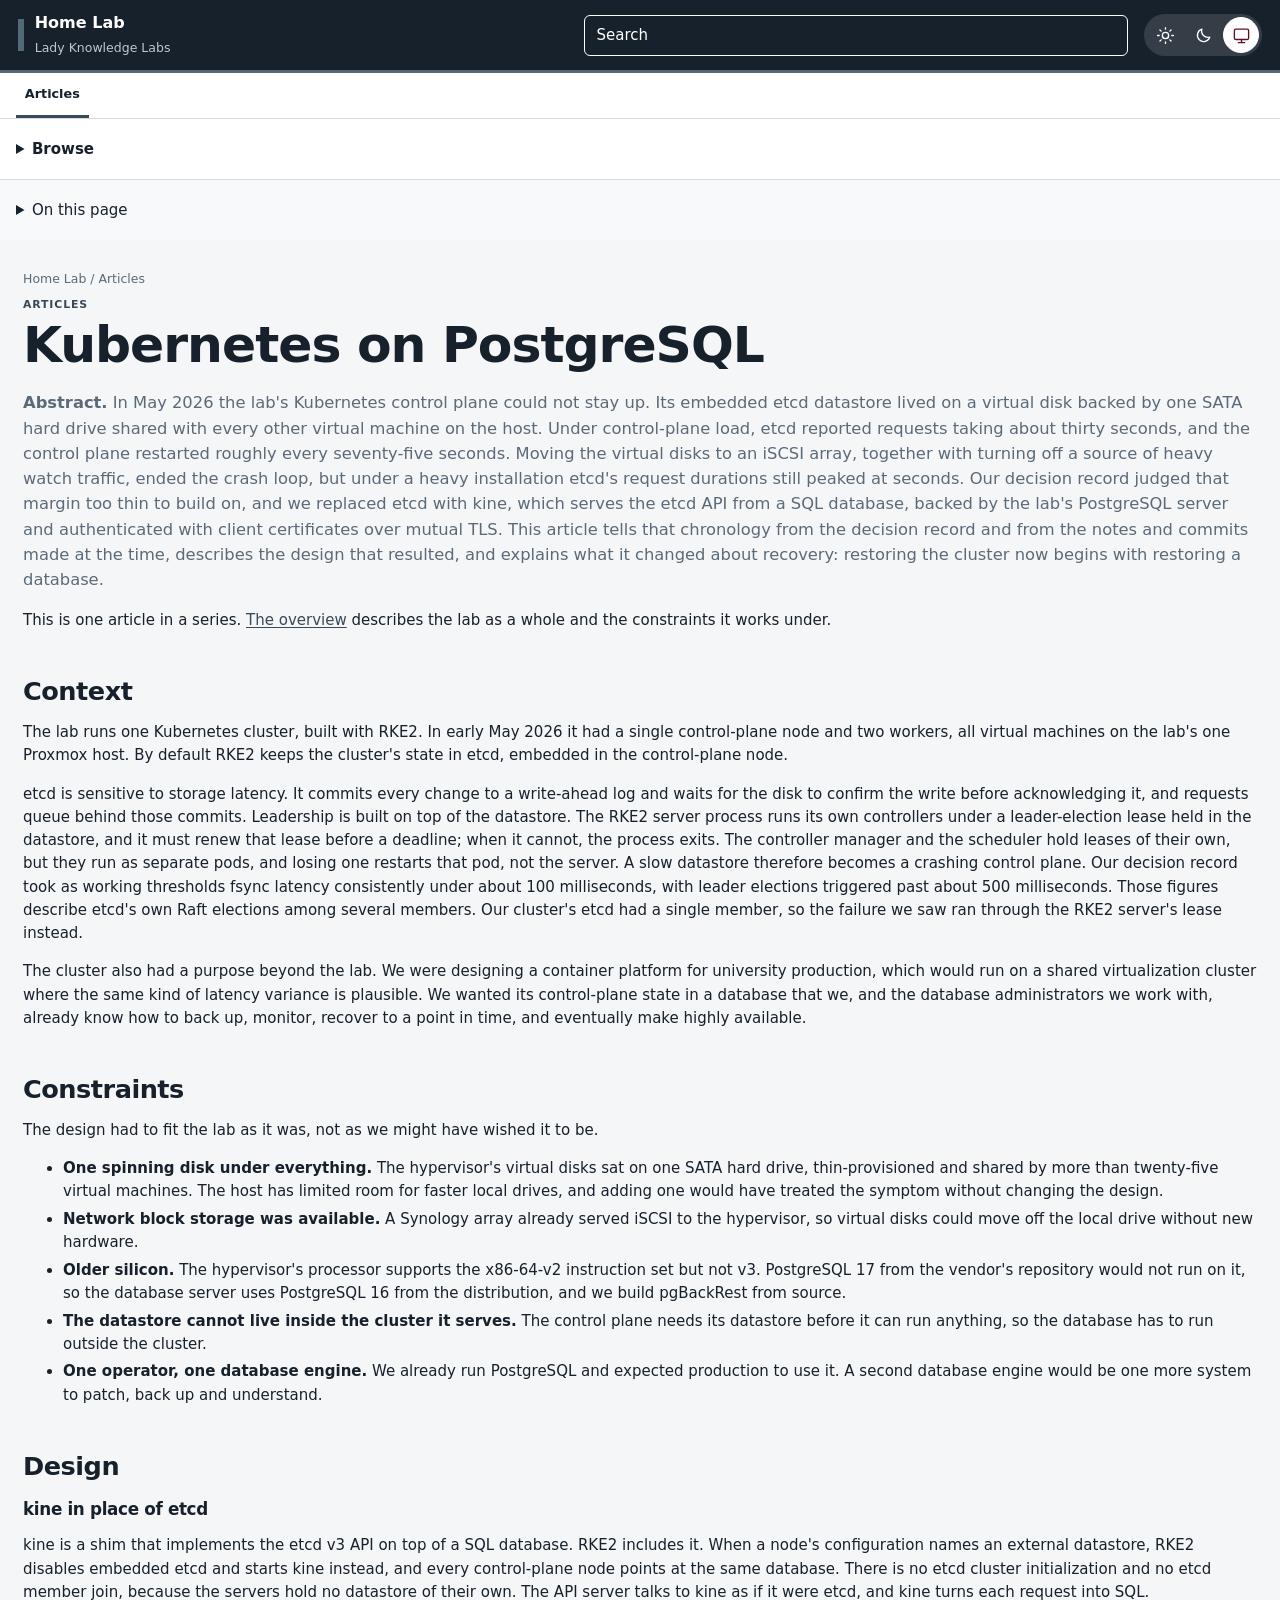
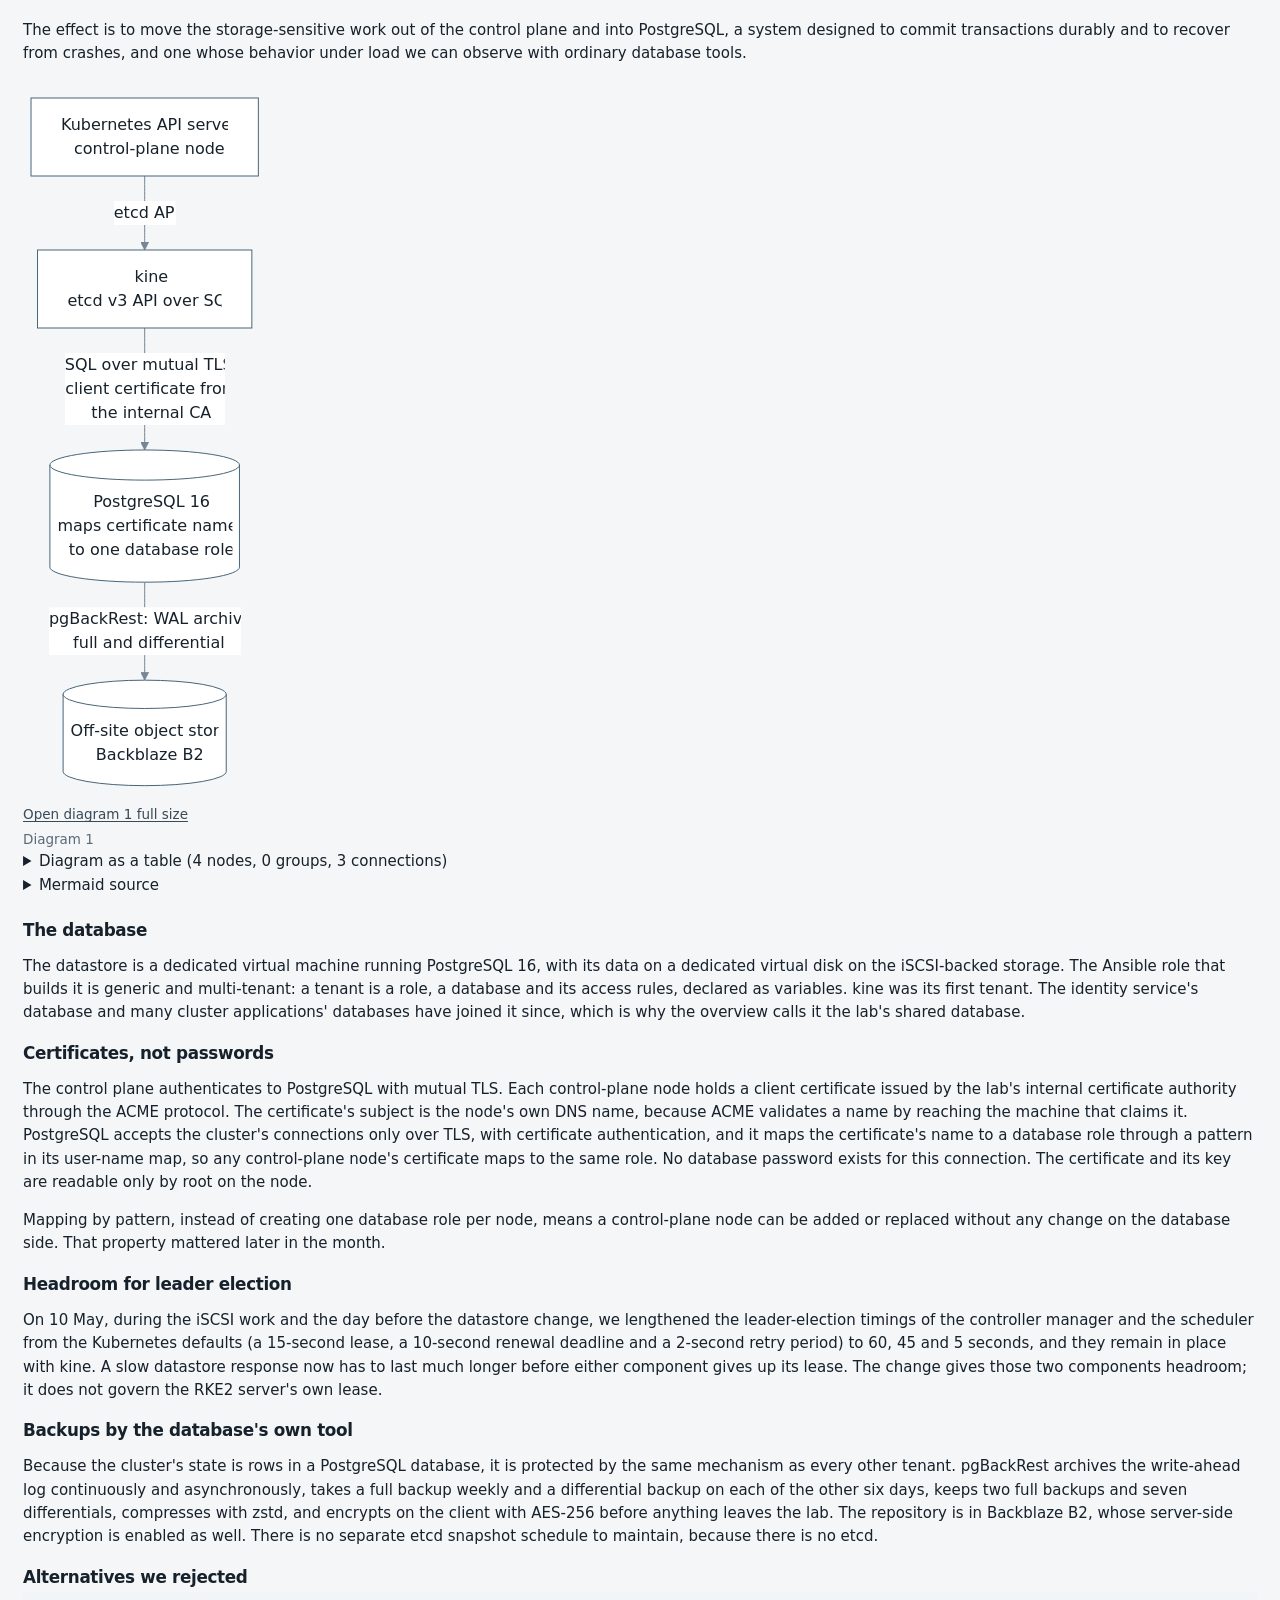
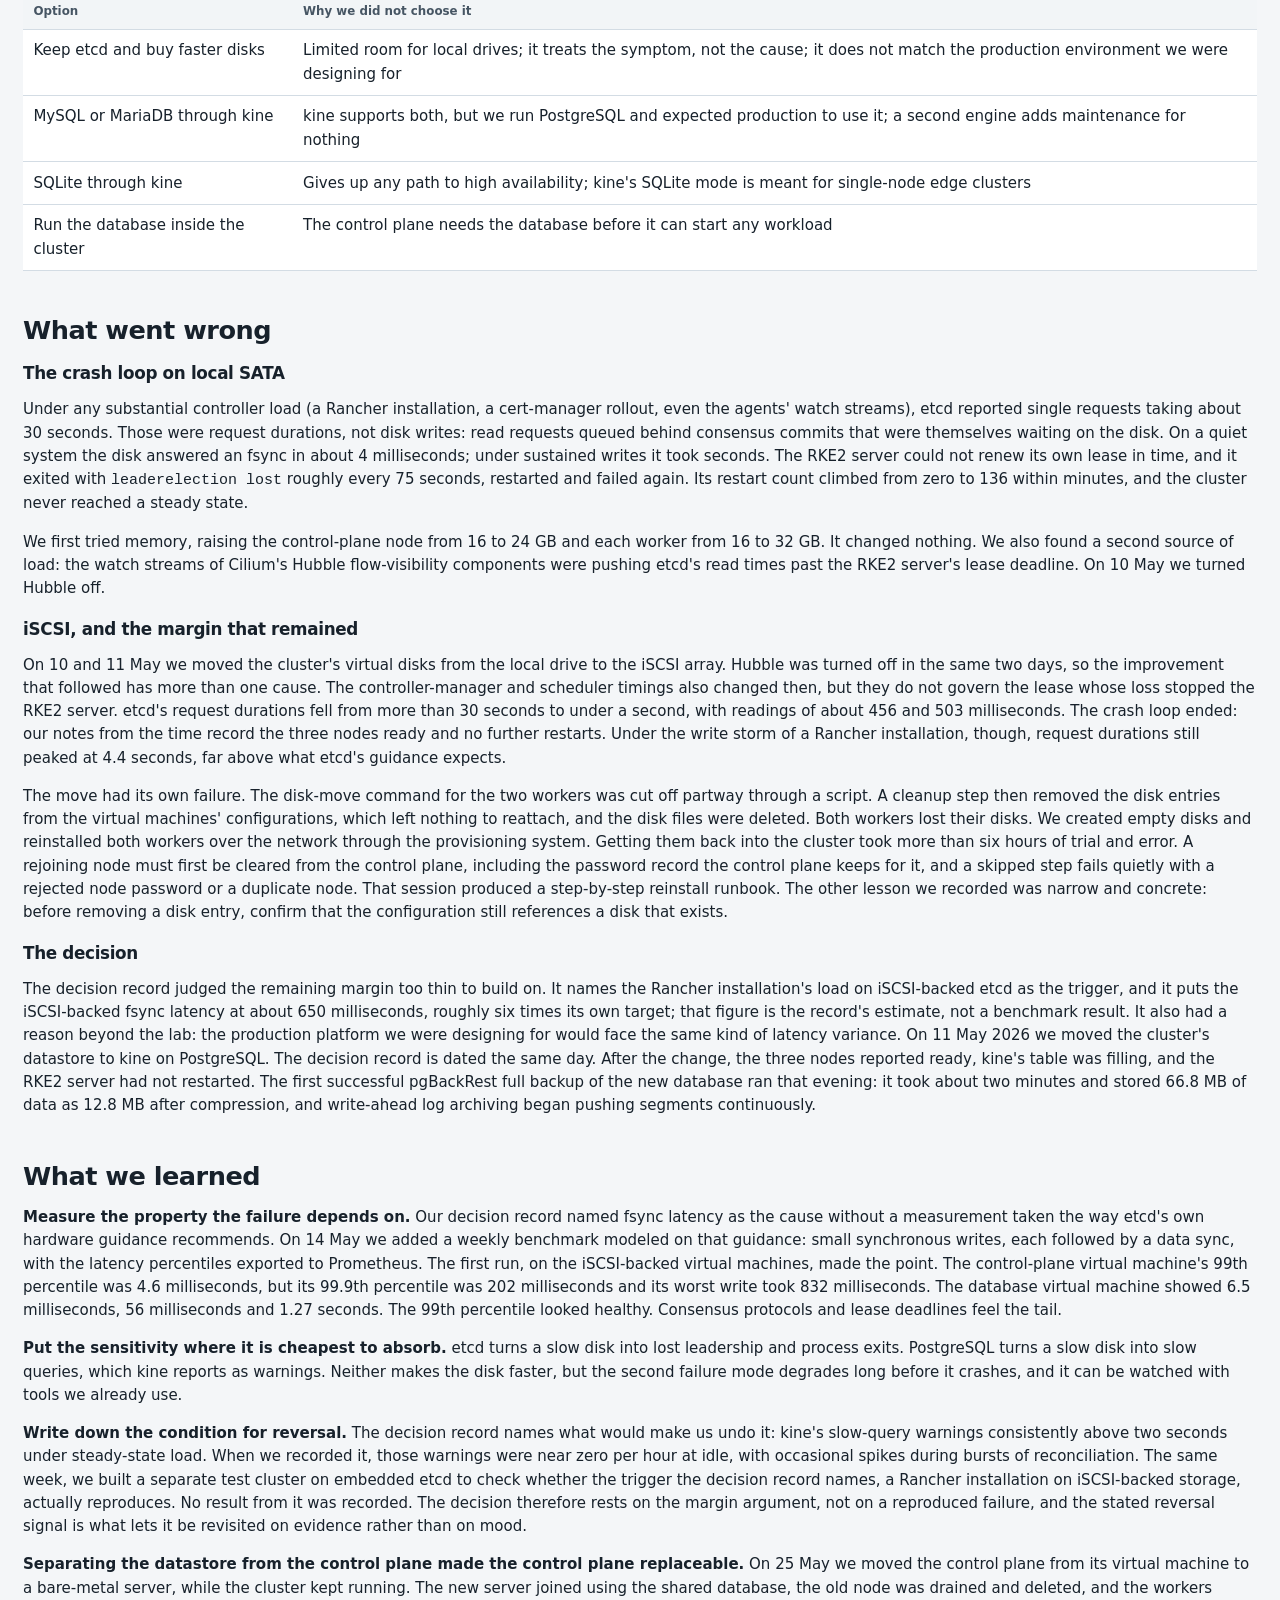
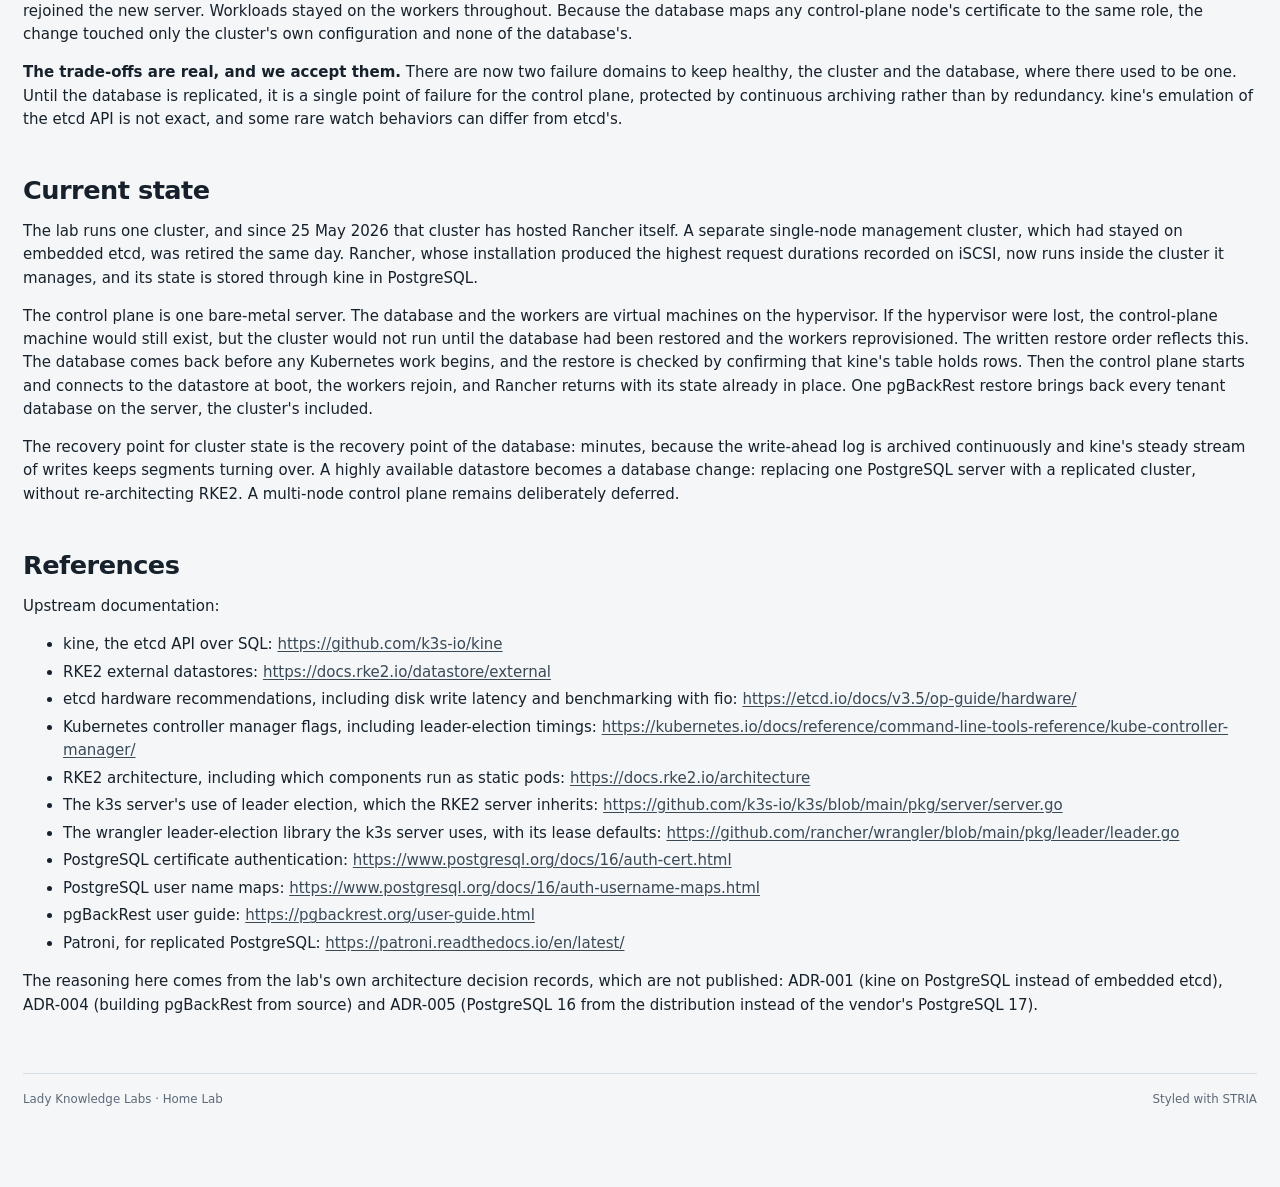
<file: public/articles/kubernetes-on-postgresql/index.html>
<!doctype html>
<html lang="en">
<head>
<meta charset="utf-8">
<meta name="viewport" content="width=device-width,initial-scale=1">
<link rel="icon" href="data:,">
<title>Kubernetes on PostgreSQL - Lady Knowledge Labs · Home Lab</title>
<link rel="stylesheet" href="../../stria-base.css">
<link rel="stylesheet" href="../../documentation-shell-theme.css">
<link rel="stylesheet" href="../../documentation-navigation.css">
<link rel="stylesheet" href="../../specimen-theme.generated.css">
<link rel="stylesheet" href="../../appearance-preference.css">
<link rel="stylesheet" href="../../lk-docs.css">
<script src="../../appearance-preference.js"></script>
</head>
<body>
<a class="rui-skip" href="#rui-main">Skip to content</a>
<header class="header">
  <a class="brand" href="../.." aria-label="Home Lab documentation. Published by Lady Knowledge Labs."><span class="mark"></span><span><strong>Home Lab</strong><br/><small>Lady Knowledge Labs</small></span></a>
  <button type="button" class="searchbox" aria-label="Search the home lab documentation" aria-haspopup="dialog">Search</button>
  <div class="hdr-actions"><button data-theme="" title="Theme">Theme</button></div>
</header>
<nav class="rui-area-navigation" aria-label="Documentation areas">
  <a href="../backups-that-restore/" data-current-area="true">Articles</a>
</nav>
<div class="layout">
  <aside class="side" data-rui-navigation="2">
    <details class="rui-browse" open>
      <summary>Browse</summary>
      <nav aria-label="Articles topics">
        <a href="../..">Home</a><a href="../backups-that-restore/">Backups that restore</a><a href="../identity-as-the-spine/">Identity as the spine</a><a href="./" aria-current="page" class="current">Kubernetes on PostgreSQL</a><a href="../secrets-in-three-tiers/">Secrets in three tiers</a>
      </nav>
    </details>
  </aside>
  <details class="rui-mobile-toc">
    <summary>On this page</summary>
    <nav aria-label="On this page"><ul>
      <li><a href="#context">Context</a></li>
      <li><a href="#constraints">Constraints</a></li>
      <li><a href="#design">Design</a></li>
      <li><a href="#what-went-wrong">What went wrong</a></li>
      <li><a href="#what-we-learned">What we learned</a></li>
      <li><a href="#current-state">Current state</a></li>
      <li><a href="#references">References</a></li>
    </ul></nav>
  </details>
  <main class="main" id="rui-main" tabindex="-1">
    <div class="crumb">Home Lab / Articles</div>
    <div class="kicker">Articles</div>
    <h1>Kubernetes on PostgreSQL</h1><p class="lede"><strong>Abstract.</strong> In May 2026 the lab's Kubernetes control plane could not stay up. Its embedded etcd datastore lived on a virtual disk backed by one SATA hard drive shared with every other virtual machine on the host. Under control-plane load, etcd reported requests taking about thirty seconds, and the control plane restarted roughly every seventy-five seconds. Moving the virtual disks to an iSCSI array, together with turning off a source of heavy watch traffic, ended the crash loop, but under a heavy installation etcd's request durations still peaked at seconds. Our decision record judged that margin too thin to build on, and we replaced etcd with kine, which serves the etcd API from a SQL database, backed by the lab's PostgreSQL server and authenticated with client certificates over mutual TLS. This article tells that chronology from the decision record and from the notes and commits made at the time, describes the design that resulted, and explains what it changed about recovery: restoring the cluster now begins with restoring a database.</p>
    <div class="prose lk-content"><p>This is one article in a series. <a href="../../">The overview</a> describes the lab as a whole and the constraints it works under.</p>
<h2 id="context">Context</h2>
<p>The lab runs one Kubernetes cluster, built with RKE2. In early May 2026 it had a single control-plane node and two workers, all virtual machines on the lab's one Proxmox host. By default RKE2 keeps the cluster's state in etcd, embedded in the control-plane node.</p>
<p>etcd is sensitive to storage latency. It commits every change to a write-ahead log and waits for the disk to confirm the write before acknowledging it, and requests queue behind those commits. Leadership is built on top of the datastore. The RKE2 server process runs its own controllers under a leader-election lease held in the datastore, and it must renew that lease before a deadline; when it cannot, the process exits. The controller manager and the scheduler hold leases of their own, but they run as separate pods, and losing one restarts that pod, not the server. A slow datastore therefore becomes a crashing control plane. Our decision record took as working thresholds fsync latency consistently under about 100 milliseconds, with leader elections triggered past about 500 milliseconds. Those figures describe etcd's own Raft elections among several members. Our cluster's etcd had a single member, so the failure we saw ran through the RKE2 server's lease instead.</p>
<p>The cluster also had a purpose beyond the lab. We were designing a container platform for university production, which would run on a shared virtualization cluster where the same kind of latency variance is plausible. We wanted its control-plane state in a database that we, and the database administrators we work with, already know how to back up, monitor, recover to a point in time, and eventually make highly available.</p>
<h2 id="constraints">Constraints</h2>
<p>The design had to fit the lab as it was, not as we might have wished it to be.</p>
<ul>
<li><strong>One spinning disk under everything.</strong> The hypervisor's virtual disks sat on one SATA hard drive, thin-provisioned and shared by more than twenty-five virtual machines. The host has limited room for faster local drives, and adding one would have treated the symptom without changing the design.</li>
<li><strong>Network block storage was available.</strong> A Synology array already served iSCSI to the hypervisor, so virtual disks could move off the local drive without new hardware.</li>
<li><strong>Older silicon.</strong> The hypervisor's processor supports the x86-64-v2 instruction set but not v3. PostgreSQL 17 from the vendor's repository would not run on it, so the database server uses PostgreSQL 16 from the distribution, and we build pgBackRest from source.</li>
<li><strong>The datastore cannot live inside the cluster it serves.</strong> The control plane needs its datastore before it can run anything, so the database has to run outside the cluster.</li>
<li><strong>One operator, one database engine.</strong> We already run PostgreSQL and expected production to use it. A second database engine would be one more system to patch, back up and understand.</li>
</ul>
<h2 id="design">Design</h2>
<h3 id="kine-in-place-of-etcd">kine in place of etcd</h3>
<p>kine is a shim that implements the etcd v3 API on top of a SQL database. RKE2 includes it. When a node's configuration names an external datastore, RKE2 disables embedded etcd and starts kine instead, and every control-plane node points at the same database. There is no etcd cluster initialization and no etcd member join, because the servers hold no datastore of their own. The API server talks to kine as if it were etcd, and kine turns each request into SQL.</p>
<p>The effect is to move the storage-sensitive work out of the control plane and into PostgreSQL, a system designed to commit transactions durably and to recover from crashes, and one whose behavior under load we can observe with ordinary database tools.</p>
<figure class="lk-diagram" id="diagram-1"><div aria-label="Diagram 1, scrollable" class="lk-diagram-svg lk-scroll lk-on-light" role="region" tabindex="0"><div aria-labelledby="diagram-1-caption" role="img"><svg aria-roledescription="flowchart-v2" class="flowchart" height="703.6515502929688" id="diagram-1-light" role="graphics-document document" viewbox="0 0 243.359375 703.6515502929688" width="243.359375" xmlns="http://www.w3.org/2000/svg" xmlns:xlink="http://www.w3.org/1999/xlink"><style>#diagram-1-light{font-family:system-ui,sans-serif;font-size:16px;fill:#17212b;}@keyframes edge-animation-frame{from{stroke-dashoffset:0;}}@keyframes dash{to{stroke-dashoffset:0;}}#diagram-1-light .edge-animation-slow{stroke-dasharray:9,5!important;stroke-dashoffset:900;animation:dash 50s linear infinite;stroke-linecap:round;}#diagram-1-light .edge-animation-fast{stroke-dasharray:9,5!important;stroke-dashoffset:900;animation:dash 20s linear infinite;stroke-linecap:round;}#diagram-1-light .error-icon{fill:#e4edf3;}#diagram-1-light .error-text{fill:#1b120c;stroke:#1b120c;}#diagram-1-light .edge-thickness-normal{stroke-width:1px;}#diagram-1-light .edge-thickness-thick{stroke-width:3.5px;}#diagram-1-light .edge-pattern-solid{stroke-dasharray:0;}#diagram-1-light .edge-thickness-invisible{stroke-width:0;fill:none;}#diagram-1-light .edge-pattern-dashed{stroke-dasharray:3;}#diagram-1-light .edge-pattern-dotted{stroke-dasharray:2;}#diagram-1-light .marker{fill:#778594;stroke:#778594;}#diagram-1-light .marker.cross{stroke:#778594;}#diagram-1-light svg{font-family:system-ui,sans-serif;font-size:16px;}#diagram-1-light p{margin:0;}#diagram-1-light .label{font-family:system-ui,sans-serif;color:#17212b;}#diagram-1-light .cluster-label text{fill:#17212b;}#diagram-1-light .cluster-label span{color:#17212b;}#diagram-1-light .cluster-label span p{background-color:transparent;}#diagram-1-light .label text,#diagram-1-light span{fill:#17212b;color:#17212b;}#diagram-1-light .node rect,#diagram-1-light .node circle,#diagram-1-light .node ellipse,#diagram-1-light .node polygon,#diagram-1-light .node path{fill:#ffffff;stroke:#496578;stroke-width:1px;}#diagram-1-light .rough-node .label text,#diagram-1-light .node .label text,#diagram-1-light .image-shape .label,#diagram-1-light .icon-shape .label{text-anchor:middle;}#diagram-1-light .node .katex path{fill:#000;stroke:#000;stroke-width:1px;}#diagram-1-light .rough-node .label,#diagram-1-light .node .label,#diagram-1-light .image-shape .label,#diagram-1-light .icon-shape .label{text-align:center;}#diagram-1-light .node.clickable{cursor:pointer;}#diagram-1-light .root .anchor path{fill:#778594!important;stroke-width:0;stroke:#778594;}#diagram-1-light .arrowheadPath{fill:#000000;}#diagram-1-light .edgePaths .path{stroke:#778594;stroke-width:1px;}#diagram-1-light .flowchart-link{stroke:#778594;fill:none;}#diagram-1-light .edgeLabel{background-color:#ffffff;text-align:center;}#diagram-1-light .edgeLabel p{background-color:#ffffff;}#diagram-1-light .edgeLabel rect{opacity:0.5;background-color:#ffffff;fill:#ffffff;}#diagram-1-light .labelBkg{background-color:rgba(255, 255, 255, 0.5);}#diagram-1-light .cluster rect{fill:#e4edf3;stroke:#d3dce4;stroke-width:1px;}#diagram-1-light .cluster text{fill:#17212b;}#diagram-1-light .cluster span{color:#17212b;}#diagram-1-light .node .collapsed-indicator{fill:#d3dce4;stroke:none;opacity:0.6;}#diagram-1-light .node .collapsed-separator{stroke:#d3dce4;stroke-width:0.75px;}#diagram-1-light div.mermaidTooltip{position:absolute;text-align:center;max-width:200px;padding:2px;font-family:system-ui,sans-serif;font-size:12px;background:#e4edf3;border:1px solid hsl(204, 0%, 82.3529411765%);border-radius:2px;pointer-events:none;z-index:100;}#diagram-1-light .flowchartTitleText{text-anchor:middle;font-size:18px;fill:#17212b;}#diagram-1-light rect.text{fill:none;stroke-width:0;}#diagram-1-light .icon-shape,#diagram-1-light .image-shape{background-color:#ffffff;text-align:center;}#diagram-1-light .icon-shape p,#diagram-1-light .image-shape p{background-color:#ffffff;padding:2px;}#diagram-1-light .icon-shape .label rect,#diagram-1-light .image-shape .label rect{opacity:0.5;background-color:#ffffff;fill:#ffffff;}#diagram-1-light .label-icon{display:inline-block;height:1em;overflow:visible;vertical-align:-0.125em;}#diagram-1-light .node .label-icon path{fill:currentColor;stroke:revert;stroke-width:revert;}#diagram-1-light .node .neo-node{stroke:#496578;}#diagram-1-light [data-look="neo"].node rect,#diagram-1-light [data-look="neo"].cluster rect,#diagram-1-light [data-look="neo"].node polygon{stroke:url(#diagram-1-light-gradient);filter:drop-shadow( 1px 2px 2px rgba(185,185,185,1));}#diagram-1-light [data-look="neo"].swimlane.cluster rect{filter:none;}#diagram-1-light [data-look="neo"].node path{stroke:url(#diagram-1-light-gradient);stroke-width:1px;}#diagram-1-light [data-look="neo"].node .outer-path{filter:drop-shadow( 1px 2px 2px rgba(185,185,185,1));}#diagram-1-light [data-look="neo"].node .neo-line path{stroke:#496578;filter:none;}#diagram-1-light [data-look="neo"].node circle{stroke:url(#diagram-1-light-gradient);filter:drop-shadow( 1px 2px 2px rgba(185,185,185,1));}#diagram-1-light [data-look="neo"].node circle .state-start{fill:#000000;}#diagram-1-light [data-look="neo"].icon-shape .icon{fill:url(#diagram-1-light-gradient);filter:drop-shadow( 1px 2px 2px rgba(185,185,185,1));}#diagram-1-light [data-look="neo"].icon-shape .icon-neo path{stroke:url(#diagram-1-light-gradient);filter:drop-shadow( 1px 2px 2px rgba(185,185,185,1));}#diagram-1-light :root{--mermaid-font-family:"trebuchet ms",verdana,arial,sans-serif;}</style><g><marker class="marker flowchart-v2" id="diagram-1-light-diagram-1-light_flowchart-v2-pointEnd" markerheight="8" markerunits="userSpaceOnUse" markerwidth="8" orient="auto" refx="5" refy="5" viewbox="0 0 10 10"><path class="arrowMarkerPath" d="M 0 0 L 10 5 L 0 10 z" style="stroke-width: 1; stroke-dasharray: 1, 0;"></path></marker><marker class="marker flowchart-v2" id="diagram-1-light-diagram-1-light_flowchart-v2-pointStart" markerheight="8" markerunits="userSpaceOnUse" markerwidth="8" orient="auto" refx="4.5" refy="5" viewbox="0 0 10 10"><path class="arrowMarkerPath" d="M 0 5 L 10 10 L 10 0 z" style="stroke-width: 1; stroke-dasharray: 1, 0;"></path></marker><marker class="marker flowchart-v2" id="diagram-1-light-diagram-1-light_flowchart-v2-pointEnd-margin" markerheight="14" markerunits="userSpaceOnUse" markerwidth="10.5" orient="auto" refx="11.5" refy="7" viewbox="0 0 11.5 14"><path class="arrowMarkerPath" d="M 0 0 L 11.5 7 L 0 14 z" style="stroke-width: 0; stroke-dasharray: 1, 0;"></path></marker><marker class="marker flowchart-v2" id="diagram-1-light-diagram-1-light_flowchart-v2-pointStart-margin" markerheight="14" markerunits="userSpaceOnUse" markerwidth="11.5" orient="auto" refx="1" refy="7" viewbox="0 0 11.5 14"><polygon class="arrowMarkerPath" points="0,7 11.5,14 11.5,0" style="stroke-width: 0; stroke-dasharray: 1, 0;"></polygon></marker><marker class="marker flowchart-v2" id="diagram-1-light-diagram-1-light_flowchart-v2-circleEnd" markerheight="11" markerunits="userSpaceOnUse" markerwidth="11" orient="auto" refx="11" refy="5" viewbox="0 0 10 10"><circle class="arrowMarkerPath" cx="5" cy="5" r="5" style="stroke-width: 1; stroke-dasharray: 1, 0;"></circle></marker><marker class="marker flowchart-v2" id="diagram-1-light-diagram-1-light_flowchart-v2-circleStart" markerheight="11" markerunits="userSpaceOnUse" markerwidth="11" orient="auto" refx="-1" refy="5" viewbox="0 0 10 10"><circle class="arrowMarkerPath" cx="5" cy="5" r="5" style="stroke-width: 1; stroke-dasharray: 1, 0;"></circle></marker><marker class="marker flowchart-v2" id="diagram-1-light-diagram-1-light_flowchart-v2-circleEnd-margin" markerheight="14" markerunits="userSpaceOnUse" markerwidth="14" orient="auto" refx="12.25" refy="5" viewbox="0 0 10 10"><circle class="arrowMarkerPath" cx="5" cy="5" r="5" style="stroke-width: 0; stroke-dasharray: 1, 0;"></circle></marker><marker class="marker flowchart-v2" id="diagram-1-light-diagram-1-light_flowchart-v2-circleStart-margin" markerheight="14" markerunits="userSpaceOnUse" markerwidth="14" orient="auto" refx="-2" refy="5" viewbox="0 0 10 10"><circle class="arrowMarkerPath" cx="5" cy="5" r="5" style="stroke-width: 0; stroke-dasharray: 1, 0;"></circle></marker><marker class="marker cross flowchart-v2" id="diagram-1-light-diagram-1-light_flowchart-v2-crossEnd" markerheight="11" markerunits="userSpaceOnUse" markerwidth="11" orient="auto" refx="12" refy="5.2" viewbox="0 0 11 11"><path class="arrowMarkerPath" d="M 1,1 l 9,9 M 10,1 l -9,9" style="stroke-width: 2; stroke-dasharray: 1, 0;"></path></marker><marker class="marker cross flowchart-v2" id="diagram-1-light-diagram-1-light_flowchart-v2-crossStart" markerheight="11" markerunits="userSpaceOnUse" markerwidth="11" orient="auto" refx="-1" refy="5.2" viewbox="0 0 11 11"><path class="arrowMarkerPath" d="M 1,1 l 9,9 M 10,1 l -9,9" style="stroke-width: 2; stroke-dasharray: 1, 0;"></path></marker><marker class="marker cross flowchart-v2" id="diagram-1-light-diagram-1-light_flowchart-v2-crossEnd-margin" markerheight="12" markerunits="userSpaceOnUse" markerwidth="12" orient="auto" refx="17.7" refy="7.5" viewbox="0 0 15 15"><path class="arrowMarkerPath" d="M 1,1 L 14,14 M 1,14 L 14,1" style="stroke-width: 2.5;"></path></marker><marker class="marker cross flowchart-v2" id="diagram-1-light-diagram-1-light_flowchart-v2-crossStart-margin" markerheight="12" markerunits="userSpaceOnUse" markerwidth="12" orient="auto" refx="-3.5" refy="7.5" viewbox="0 0 15 15"><path class="arrowMarkerPath" d="M 1,1 L 14,14 M 1,14 L 14,1" style="stroke-width: 2.5; stroke-dasharray: 1, 0;"></path></marker><g class="root"><g class="clusters"></g><g class="edgePaths"><path class="edge-thickness-normal edge-pattern-solid edge-thickness-normal edge-pattern-solid flowchart-link" d="M121.68,86L121.68,92.167C121.68,98.333,121.68,110.667,121.68,122.333C121.68,134,121.68,145,121.68,150.5L121.68,156" data-edge="true" data-et="edge" data-id="L_API_Kine_0" data-look="classic" id="diagram-1-light-L_API_Kine_0" marker-end="url(#diagram-1-light-diagram-1-light_flowchart-v2-pointEnd)" style=";"></path><path class="edge-thickness-normal edge-pattern-solid edge-thickness-normal edge-pattern-solid flowchart-link" d="M121.68,238L121.68,248.167C121.68,258.333,121.68,278.667,121.68,298.333C121.68,318,121.68,337,121.68,346.5L121.68,356" data-edge="true" data-et="edge" data-id="L_Kine_PG_0" data-look="classic" id="diagram-1-light-L_Kine_PG_0" marker-end="url(#diagram-1-light-diagram-1-light_flowchart-v2-pointEnd)" style=";"></path><path class="edge-thickness-normal edge-pattern-solid edge-thickness-normal edge-pattern-solid flowchart-link" d="M121.68,492.188L121.68,500.354C121.68,508.521,121.68,524.854,121.68,540.521C121.68,556.188,121.68,571.188,121.68,578.688L121.68,586.188" data-edge="true" data-et="edge" data-id="L_PG_Archive_0" data-look="classic" id="diagram-1-light-L_PG_Archive_0" marker-end="url(#diagram-1-light-diagram-1-light_flowchart-v2-pointEnd)" style=";"></path></g><g class="edgeLabels"><g class="edgeLabel" transform="translate(121.6796875, 123)"><g class="label" data-id="L_API_Kine_0" transform="translate(-30.90625, -12)"><foreignobject height="24" width="61.8125"><div class="labelBkg" style="display: table-cell; white-space: nowrap; line-height: 1.5; max-width: 200px; text-align: center;" xmlns="http://www.w3.org/1999/xhtml"><span class="edgeLabel"><p>etcd API</p></span></div></foreignobject></g></g><g class="edgeLabel" transform="translate(121.6796875, 299)"><g class="label" data-id="L_Kine_PG_0" transform="translate(-79.84375, -36)"><foreignobject height="72" width="159.6875"><div class="labelBkg" style="display: table-cell; white-space: nowrap; line-height: 1.5; max-width: 200px; text-align: center;" xmlns="http://www.w3.org/1999/xhtml"><span class="edgeLabel"><p>SQL over mutual TLS,<br/>client certificate from<br/>the internal CA</p></span></div></foreignobject></g></g><g class="edgeLabel" transform="translate(121.6796875, 541.1877746582031)"><g class="label" data-id="L_PG_Archive_0" transform="translate(-95.78125, -24)"><foreignobject height="48" width="191.5625"><div class="labelBkg" style="display: table-cell; white-space: nowrap; line-height: 1.5; max-width: 200px; text-align: center;" xmlns="http://www.w3.org/1999/xhtml"><span class="edgeLabel"><p>pgBackRest: WAL archive,<br/>full and differential</p></span></div></foreignobject></g></g></g><g class="nodes"><g class="node default" data-look="classic" id="diagram-1-light-flowchart-API-0" transform="translate(121.6796875, 47)"><rect class="basic label-container" height="78" style="" width="227.359375" x="-113.6796875" y="-39"></rect><g class="label" style="" transform="translate(-83.6796875, -24)"><rect></rect><foreignobject height="48" width="167.359375"><div style="display: table-cell; white-space: nowrap; line-height: 1.5; max-width: 200px; text-align: center;" xmlns="http://www.w3.org/1999/xhtml"><span class="nodeLabel"><p>Kubernetes API server<br/>control-plane node</p></span></div></foreignobject></g></g><g class="node default" data-look="classic" id="diagram-1-light-flowchart-Kine-1" transform="translate(121.6796875, 199)"><rect class="basic label-container" height="78" style="" width="214.359375" x="-107.1796875" y="-39"></rect><g class="label" style="" transform="translate(-77.1796875, -24)"><rect></rect><foreignobject height="48" width="154.359375"><div style="display: table-cell; white-space: nowrap; line-height: 1.5; max-width: 200px; text-align: center;" xmlns="http://www.w3.org/1999/xhtml"><span class="nodeLabel"><p>kine<br/>etcd v3 API over SQL</p></span></div></foreignobject></g></g><g class="node default" data-look="classic" id="diagram-1-light-flowchart-PG-2" transform="translate(121.6796875, 426.09388732910156)"><path class="basic label-container outer-path" d="M0,15.066060696369146 a94.7890625,15.066060696369146 0,0,0 189.578125,0 a94.7890625,15.066060696369146 0,0,0 -189.578125,0 l0,102.06606069636915 a94.7890625,15.066060696369146 0,0,0 189.578125,0 l0,-102.06606069636915" style="" transform="translate(-94.7890625, -66.09909104455372)"></path><g class="label" style="" transform="translate(-87.2890625, -26)"><rect></rect><foreignobject height="72" width="174.578125"><div style="display: table-cell; white-space: nowrap; line-height: 1.5; max-width: 200px; text-align: center;" xmlns="http://www.w3.org/1999/xhtml"><span class="nodeLabel"><p>PostgreSQL 16<br/>maps certificate names<br/>to one database role</p></span></div></foreignobject></g></g><g class="node default" data-look="classic" id="diagram-1-light-flowchart-Archive-3" transform="translate(121.6796875, 642.919677734375)"><path class="basic label-container outer-path" d="M0,14.154601160457677 a81.5703125,14.154601160457677 0,0,0 163.140625,0 a81.5703125,14.154601160457677 0,0,0 -163.140625,0 l0,77.15460116045767 a81.5703125,14.154601160457677 0,0,0 163.140625,0 l0,-77.15460116045767" style="" transform="translate(-81.5703125, -52.73190174068651)"></path><g class="label" style="" transform="translate(-74.0703125, -14)"><rect></rect><foreignobject height="48" width="148.140625"><div style="display: table-cell; white-space: nowrap; line-height: 1.5; max-width: 200px; text-align: center;" xmlns="http://www.w3.org/1999/xhtml"><span class="nodeLabel"><p>Off-site object store<br/>Backblaze B2</p></span></div></foreignobject></g></g></g></g></g><defs><filter height="130%" id="diagram-1-light-drop-shadow" width="130%"><fedropshadow dx="4" dy="4" flood-color="#000000" flood-opacity="0.06" stddeviation="0"></fedropshadow></filter></defs><defs><filter height="150%" id="diagram-1-light-drop-shadow-small" width="150%"><fedropshadow dx="2" dy="2" flood-color="#000000" flood-opacity="0.06" stddeviation="0"></fedropshadow></filter></defs><lineargradient gradientunits="objectBoundingBox" id="diagram-1-light-gradient" x1="0%" x2="100%" y1="0%" y2="0%"><stop offset="0%" stop-color="#496578" stop-opacity="1"></stop><stop offset="100%" stop-color="hsl(205.7142857143, 0%, 84.7058823529%)" stop-opacity="1"></stop></lineargradient></svg></div></div><a class="lk-diagram-open lk-on-light" href="../../diagrams/articles-kubernetes-on-postgresql-diagram-1-light.svg">Open diagram 1 full size</a><div aria-label="Diagram 1, scrollable" class="lk-diagram-svg lk-scroll lk-on-dark" role="region" tabindex="0"><div aria-labelledby="diagram-1-caption" role="img"><svg aria-roledescription="flowchart-v2" class="flowchart" height="703.6515502929688" id="diagram-1-dark" role="graphics-document document" viewbox="0 0 243.359375 703.6515502929688" width="243.359375" xmlns="http://www.w3.org/2000/svg" xmlns:xlink="http://www.w3.org/1999/xlink"><style>#diagram-1-dark{font-family:system-ui,sans-serif;font-size:16px;fill:#f4f7f9;}@keyframes edge-animation-frame{from{stroke-dashoffset:0;}}@keyframes dash{to{stroke-dashoffset:0;}}#diagram-1-dark .edge-animation-slow{stroke-dasharray:9,5!important;stroke-dashoffset:900;animation:dash 50s linear infinite;stroke-linecap:round;}#diagram-1-dark .edge-animation-fast{stroke-dasharray:9,5!important;stroke-dashoffset:900;animation:dash 20s linear infinite;stroke-linecap:round;}#diagram-1-dark .error-icon{fill:#243e50;}#diagram-1-dark .error-text{fill:#dbc1af;stroke:#dbc1af;}#diagram-1-dark .edge-thickness-normal{stroke-width:1px;}#diagram-1-dark .edge-thickness-thick{stroke-width:3.5px;}#diagram-1-dark .edge-pattern-solid{stroke-dasharray:0;}#diagram-1-dark .edge-thickness-invisible{stroke-width:0;fill:none;}#diagram-1-dark .edge-pattern-dashed{stroke-dasharray:3;}#diagram-1-dark .edge-pattern-dotted{stroke-dasharray:2;}#diagram-1-dark .marker{fill:#8293a3;stroke:#8293a3;}#diagram-1-dark .marker.cross{stroke:#8293a3;}#diagram-1-dark svg{font-family:system-ui,sans-serif;font-size:16px;}#diagram-1-dark p{margin:0;}#diagram-1-dark .label{font-family:system-ui,sans-serif;color:#f4f7f9;}#diagram-1-dark .cluster-label text{fill:#f4f7f9;}#diagram-1-dark .cluster-label span{color:#f4f7f9;}#diagram-1-dark .cluster-label span p{background-color:transparent;}#diagram-1-dark .label text,#diagram-1-dark span{fill:#f4f7f9;color:#f4f7f9;}#diagram-1-dark .node rect,#diagram-1-dark .node circle,#diagram-1-dark .node ellipse,#diagram-1-dark .node polygon,#diagram-1-dark .node path{fill:#151e27;stroke:#a2bbcb;stroke-width:1px;}#diagram-1-dark .rough-node .label text,#diagram-1-dark .node .label text,#diagram-1-dark .image-shape .label,#diagram-1-dark .icon-shape .label{text-anchor:middle;}#diagram-1-dark .node .katex path{fill:#000;stroke:#000;stroke-width:1px;}#diagram-1-dark .rough-node .label,#diagram-1-dark .node .label,#diagram-1-dark .image-shape .label,#diagram-1-dark .icon-shape .label{text-align:center;}#diagram-1-dark .node.clickable{cursor:pointer;}#diagram-1-dark .root .anchor path{fill:#8293a3!important;stroke-width:0;stroke:#8293a3;}#diagram-1-dark .arrowheadPath{fill:#eae1d8;}#diagram-1-dark .edgePaths .path{stroke:#8293a3;stroke-width:1px;}#diagram-1-dark .flowchart-link{stroke:#8293a3;fill:none;}#diagram-1-dark .edgeLabel{background-color:#151e27;text-align:center;}#diagram-1-dark .edgeLabel p{background-color:#151e27;}#diagram-1-dark .edgeLabel rect{opacity:0.5;background-color:#151e27;fill:#151e27;}#diagram-1-dark .labelBkg{background-color:rgba(21, 30, 39, 0.5);}#diagram-1-dark .cluster rect{fill:#243e50;stroke:#3b4955;stroke-width:1px;}#diagram-1-dark .cluster text{fill:#f4f7f9;}#diagram-1-dark .cluster span{color:#f4f7f9;}#diagram-1-dark .node .collapsed-indicator{fill:#3b4955;stroke:none;opacity:0.6;}#diagram-1-dark .node .collapsed-separator{stroke:#3b4955;stroke-width:0.75px;}#diagram-1-dark div.mermaidTooltip{position:absolute;text-align:center;max-width:200px;padding:2px;font-family:system-ui,sans-serif;font-size:12px;background:#243e50;border:1px solid hsl(204.5454545455, 0%, 12.7450980392%);border-radius:2px;pointer-events:none;z-index:100;}#diagram-1-dark .flowchartTitleText{text-anchor:middle;font-size:18px;fill:#f4f7f9;}#diagram-1-dark rect.text{fill:none;stroke-width:0;}#diagram-1-dark .icon-shape,#diagram-1-dark .image-shape{background-color:#151e27;text-align:center;}#diagram-1-dark .icon-shape p,#diagram-1-dark .image-shape p{background-color:#151e27;padding:2px;}#diagram-1-dark .icon-shape .label rect,#diagram-1-dark .image-shape .label rect{opacity:0.5;background-color:#151e27;fill:#151e27;}#diagram-1-dark .label-icon{display:inline-block;height:1em;overflow:visible;vertical-align:-0.125em;}#diagram-1-dark .node .label-icon path{fill:currentColor;stroke:revert;stroke-width:revert;}#diagram-1-dark .node .neo-node{stroke:#a2bbcb;}#diagram-1-dark [data-look="neo"].node rect,#diagram-1-dark [data-look="neo"].cluster rect,#diagram-1-dark [data-look="neo"].node polygon{stroke:url(#diagram-1-dark-gradient);filter:drop-shadow( 1px 2px 2px rgba(185,185,185,1));}#diagram-1-dark [data-look="neo"].swimlane.cluster rect{filter:none;}#diagram-1-dark [data-look="neo"].node path{stroke:url(#diagram-1-dark-gradient);stroke-width:1px;}#diagram-1-dark [data-look="neo"].node .outer-path{filter:drop-shadow( 1px 2px 2px rgba(185,185,185,1));}#diagram-1-dark [data-look="neo"].node .neo-line path{stroke:#a2bbcb;filter:none;}#diagram-1-dark [data-look="neo"].node circle{stroke:url(#diagram-1-dark-gradient);filter:drop-shadow( 1px 2px 2px rgba(185,185,185,1));}#diagram-1-dark [data-look="neo"].node circle .state-start{fill:#000000;}#diagram-1-dark [data-look="neo"].icon-shape .icon{fill:url(#diagram-1-dark-gradient);filter:drop-shadow( 1px 2px 2px rgba(185,185,185,1));}#diagram-1-dark [data-look="neo"].icon-shape .icon-neo path{stroke:url(#diagram-1-dark-gradient);filter:drop-shadow( 1px 2px 2px rgba(185,185,185,1));}#diagram-1-dark :root{--mermaid-font-family:"trebuchet ms",verdana,arial,sans-serif;}</style><g><marker class="marker flowchart-v2" id="diagram-1-dark-diagram-1-dark_flowchart-v2-pointEnd" markerheight="8" markerunits="userSpaceOnUse" markerwidth="8" orient="auto" refx="5" refy="5" viewbox="0 0 10 10"><path class="arrowMarkerPath" d="M 0 0 L 10 5 L 0 10 z" style="stroke-width: 1; stroke-dasharray: 1, 0;"></path></marker><marker class="marker flowchart-v2" id="diagram-1-dark-diagram-1-dark_flowchart-v2-pointStart" markerheight="8" markerunits="userSpaceOnUse" markerwidth="8" orient="auto" refx="4.5" refy="5" viewbox="0 0 10 10"><path class="arrowMarkerPath" d="M 0 5 L 10 10 L 10 0 z" style="stroke-width: 1; stroke-dasharray: 1, 0;"></path></marker><marker class="marker flowchart-v2" id="diagram-1-dark-diagram-1-dark_flowchart-v2-pointEnd-margin" markerheight="14" markerunits="userSpaceOnUse" markerwidth="10.5" orient="auto" refx="11.5" refy="7" viewbox="0 0 11.5 14"><path class="arrowMarkerPath" d="M 0 0 L 11.5 7 L 0 14 z" style="stroke-width: 0; stroke-dasharray: 1, 0;"></path></marker><marker class="marker flowchart-v2" id="diagram-1-dark-diagram-1-dark_flowchart-v2-pointStart-margin" markerheight="14" markerunits="userSpaceOnUse" markerwidth="11.5" orient="auto" refx="1" refy="7" viewbox="0 0 11.5 14"><polygon class="arrowMarkerPath" points="0,7 11.5,14 11.5,0" style="stroke-width: 0; stroke-dasharray: 1, 0;"></polygon></marker><marker class="marker flowchart-v2" id="diagram-1-dark-diagram-1-dark_flowchart-v2-circleEnd" markerheight="11" markerunits="userSpaceOnUse" markerwidth="11" orient="auto" refx="11" refy="5" viewbox="0 0 10 10"><circle class="arrowMarkerPath" cx="5" cy="5" r="5" style="stroke-width: 1; stroke-dasharray: 1, 0;"></circle></marker><marker class="marker flowchart-v2" id="diagram-1-dark-diagram-1-dark_flowchart-v2-circleStart" markerheight="11" markerunits="userSpaceOnUse" markerwidth="11" orient="auto" refx="-1" refy="5" viewbox="0 0 10 10"><circle class="arrowMarkerPath" cx="5" cy="5" r="5" style="stroke-width: 1; stroke-dasharray: 1, 0;"></circle></marker><marker class="marker flowchart-v2" id="diagram-1-dark-diagram-1-dark_flowchart-v2-circleEnd-margin" markerheight="14" markerunits="userSpaceOnUse" markerwidth="14" orient="auto" refx="12.25" refy="5" viewbox="0 0 10 10"><circle class="arrowMarkerPath" cx="5" cy="5" r="5" style="stroke-width: 0; stroke-dasharray: 1, 0;"></circle></marker><marker class="marker flowchart-v2" id="diagram-1-dark-diagram-1-dark_flowchart-v2-circleStart-margin" markerheight="14" markerunits="userSpaceOnUse" markerwidth="14" orient="auto" refx="-2" refy="5" viewbox="0 0 10 10"><circle class="arrowMarkerPath" cx="5" cy="5" r="5" style="stroke-width: 0; stroke-dasharray: 1, 0;"></circle></marker><marker class="marker cross flowchart-v2" id="diagram-1-dark-diagram-1-dark_flowchart-v2-crossEnd" markerheight="11" markerunits="userSpaceOnUse" markerwidth="11" orient="auto" refx="12" refy="5.2" viewbox="0 0 11 11"><path class="arrowMarkerPath" d="M 1,1 l 9,9 M 10,1 l -9,9" style="stroke-width: 2; stroke-dasharray: 1, 0;"></path></marker><marker class="marker cross flowchart-v2" id="diagram-1-dark-diagram-1-dark_flowchart-v2-crossStart" markerheight="11" markerunits="userSpaceOnUse" markerwidth="11" orient="auto" refx="-1" refy="5.2" viewbox="0 0 11 11"><path class="arrowMarkerPath" d="M 1,1 l 9,9 M 10,1 l -9,9" style="stroke-width: 2; stroke-dasharray: 1, 0;"></path></marker><marker class="marker cross flowchart-v2" id="diagram-1-dark-diagram-1-dark_flowchart-v2-crossEnd-margin" markerheight="12" markerunits="userSpaceOnUse" markerwidth="12" orient="auto" refx="17.7" refy="7.5" viewbox="0 0 15 15"><path class="arrowMarkerPath" d="M 1,1 L 14,14 M 1,14 L 14,1" style="stroke-width: 2.5;"></path></marker><marker class="marker cross flowchart-v2" id="diagram-1-dark-diagram-1-dark_flowchart-v2-crossStart-margin" markerheight="12" markerunits="userSpaceOnUse" markerwidth="12" orient="auto" refx="-3.5" refy="7.5" viewbox="0 0 15 15"><path class="arrowMarkerPath" d="M 1,1 L 14,14 M 1,14 L 14,1" style="stroke-width: 2.5; stroke-dasharray: 1, 0;"></path></marker><g class="root"><g class="clusters"></g><g class="edgePaths"><path class="edge-thickness-normal edge-pattern-solid edge-thickness-normal edge-pattern-solid flowchart-link" d="M121.68,86L121.68,92.167C121.68,98.333,121.68,110.667,121.68,122.333C121.68,134,121.68,145,121.68,150.5L121.68,156" data-edge="true" data-et="edge" data-id="L_API_Kine_0" data-look="classic" id="diagram-1-dark-L_API_Kine_0" marker-end="url(#diagram-1-dark-diagram-1-dark_flowchart-v2-pointEnd)" style=";"></path><path class="edge-thickness-normal edge-pattern-solid edge-thickness-normal edge-pattern-solid flowchart-link" d="M121.68,238L121.68,248.167C121.68,258.333,121.68,278.667,121.68,298.333C121.68,318,121.68,337,121.68,346.5L121.68,356" data-edge="true" data-et="edge" data-id="L_Kine_PG_0" data-look="classic" id="diagram-1-dark-L_Kine_PG_0" marker-end="url(#diagram-1-dark-diagram-1-dark_flowchart-v2-pointEnd)" style=";"></path><path class="edge-thickness-normal edge-pattern-solid edge-thickness-normal edge-pattern-solid flowchart-link" d="M121.68,492.188L121.68,500.354C121.68,508.521,121.68,524.854,121.68,540.521C121.68,556.188,121.68,571.188,121.68,578.688L121.68,586.188" data-edge="true" data-et="edge" data-id="L_PG_Archive_0" data-look="classic" id="diagram-1-dark-L_PG_Archive_0" marker-end="url(#diagram-1-dark-diagram-1-dark_flowchart-v2-pointEnd)" style=";"></path></g><g class="edgeLabels"><g class="edgeLabel" transform="translate(121.6796875, 123)"><g class="label" data-id="L_API_Kine_0" transform="translate(-30.90625, -12)"><foreignobject height="24" width="61.8125"><div class="labelBkg" style="display: table-cell; white-space: nowrap; line-height: 1.5; max-width: 200px; text-align: center;" xmlns="http://www.w3.org/1999/xhtml"><span class="edgeLabel"><p>etcd API</p></span></div></foreignobject></g></g><g class="edgeLabel" transform="translate(121.6796875, 299)"><g class="label" data-id="L_Kine_PG_0" transform="translate(-79.84375, -36)"><foreignobject height="72" width="159.6875"><div class="labelBkg" style="display: table-cell; white-space: nowrap; line-height: 1.5; max-width: 200px; text-align: center;" xmlns="http://www.w3.org/1999/xhtml"><span class="edgeLabel"><p>SQL over mutual TLS,<br/>client certificate from<br/>the internal CA</p></span></div></foreignobject></g></g><g class="edgeLabel" transform="translate(121.6796875, 541.1877746582031)"><g class="label" data-id="L_PG_Archive_0" transform="translate(-95.78125, -24)"><foreignobject height="48" width="191.5625"><div class="labelBkg" style="display: table-cell; white-space: nowrap; line-height: 1.5; max-width: 200px; text-align: center;" xmlns="http://www.w3.org/1999/xhtml"><span class="edgeLabel"><p>pgBackRest: WAL archive,<br/>full and differential</p></span></div></foreignobject></g></g></g><g class="nodes"><g class="node default" data-look="classic" id="diagram-1-dark-flowchart-API-0" transform="translate(121.6796875, 47)"><rect class="basic label-container" height="78" style="" width="227.359375" x="-113.6796875" y="-39"></rect><g class="label" style="" transform="translate(-83.6796875, -24)"><rect></rect><foreignobject height="48" width="167.359375"><div style="display: table-cell; white-space: nowrap; line-height: 1.5; max-width: 200px; text-align: center;" xmlns="http://www.w3.org/1999/xhtml"><span class="nodeLabel"><p>Kubernetes API server<br/>control-plane node</p></span></div></foreignobject></g></g><g class="node default" data-look="classic" id="diagram-1-dark-flowchart-Kine-1" transform="translate(121.6796875, 199)"><rect class="basic label-container" height="78" style="" width="214.359375" x="-107.1796875" y="-39"></rect><g class="label" style="" transform="translate(-77.1796875, -24)"><rect></rect><foreignobject height="48" width="154.359375"><div style="display: table-cell; white-space: nowrap; line-height: 1.5; max-width: 200px; text-align: center;" xmlns="http://www.w3.org/1999/xhtml"><span class="nodeLabel"><p>kine<br/>etcd v3 API over SQL</p></span></div></foreignobject></g></g><g class="node default" data-look="classic" id="diagram-1-dark-flowchart-PG-2" transform="translate(121.6796875, 426.09388732910156)"><path class="basic label-container outer-path" d="M0,15.066060696369146 a94.7890625,15.066060696369146 0,0,0 189.578125,0 a94.7890625,15.066060696369146 0,0,0 -189.578125,0 l0,102.06606069636915 a94.7890625,15.066060696369146 0,0,0 189.578125,0 l0,-102.06606069636915" style="" transform="translate(-94.7890625, -66.09909104455372)"></path><g class="label" style="" transform="translate(-87.2890625, -26)"><rect></rect><foreignobject height="72" width="174.578125"><div style="display: table-cell; white-space: nowrap; line-height: 1.5; max-width: 200px; text-align: center;" xmlns="http://www.w3.org/1999/xhtml"><span class="nodeLabel"><p>PostgreSQL 16<br/>maps certificate names<br/>to one database role</p></span></div></foreignobject></g></g><g class="node default" data-look="classic" id="diagram-1-dark-flowchart-Archive-3" transform="translate(121.6796875, 642.919677734375)"><path class="basic label-container outer-path" d="M0,14.154601160457677 a81.5703125,14.154601160457677 0,0,0 163.140625,0 a81.5703125,14.154601160457677 0,0,0 -163.140625,0 l0,77.15460116045767 a81.5703125,14.154601160457677 0,0,0 163.140625,0 l0,-77.15460116045767" style="" transform="translate(-81.5703125, -52.73190174068651)"></path><g class="label" style="" transform="translate(-74.0703125, -14)"><rect></rect><foreignobject height="48" width="148.140625"><div style="display: table-cell; white-space: nowrap; line-height: 1.5; max-width: 200px; text-align: center;" xmlns="http://www.w3.org/1999/xhtml"><span class="nodeLabel"><p>Off-site object store<br/>Backblaze B2</p></span></div></foreignobject></g></g></g></g></g><defs><filter height="130%" id="diagram-1-dark-drop-shadow" width="130%"><fedropshadow dx="4" dy="4" flood-color="#000000" flood-opacity="0.06" stddeviation="0"></fedropshadow></filter></defs><defs><filter height="150%" id="diagram-1-dark-drop-shadow-small" width="150%"><fedropshadow dx="2" dy="2" flood-color="#000000" flood-opacity="0.06" stddeviation="0"></fedropshadow></filter></defs><lineargradient gradientunits="objectBoundingBox" id="diagram-1-dark-gradient" x1="0%" x2="100%" y1="0%" y2="0%"><stop offset="0%" stop-color="#a2bbcb" stop-opacity="1"></stop><stop offset="100%" stop-color="hsl(207.5, 0%, 9.6078431373%)" stop-opacity="1"></stop></lineargradient></svg></div></div><a class="lk-diagram-open lk-on-dark" href="../../diagrams/articles-kubernetes-on-postgresql-diagram-1-dark.svg">Open diagram 1 full size</a><figcaption id="diagram-1-caption">Diagram 1</figcaption><details class="lk-diagram-outline"><summary>Diagram as a table (4 nodes, 0 groups, 3 connections)</summary><div aria-labelledby="diagram-1-caption" class="lk-scroll" role="region" tabindex="0"><table class="spec"><thead><tr><th scope="col">Node</th><th scope="col">Group</th></tr></thead><tbody><tr><td>Kubernetes API server control-plane node</td><td></td></tr><tr><td>kine etcd v3 API over SQL</td><td></td></tr><tr><td>PostgreSQL 16 maps certificate names to one database role</td><td></td></tr><tr><td>Off-site object store Backblaze B2</td><td></td></tr></tbody></table></div><div aria-labelledby="diagram-1-caption" class="lk-scroll" role="region" tabindex="0"><table class="spec"><thead><tr><th scope="col">From</th><th scope="col">Link</th><th scope="col">To</th><th scope="col">Relationship</th></tr></thead><tbody><tr><td>Kubernetes API server control-plane node</td><td>→</td><td>kine etcd v3 API over SQL</td><td>etcd API</td></tr><tr><td>kine etcd v3 API over SQL</td><td>→</td><td>PostgreSQL 16 maps certificate names to one database role</td><td>SQL over mutual TLS, client certificate from the internal CA</td></tr><tr><td>PostgreSQL 16 maps certificate names to one database role</td><td>→</td><td>Off-site object store Backblaze B2</td><td>pgBackRest: WAL archive, full and differential</td></tr></tbody></table></div></details><details class="lk-diagram-source"><summary>Mermaid source</summary><div aria-label="Diagram 1 Mermaid source" class="lk-scroll" role="region" tabindex="0"><pre><code class="language-mermaid">flowchart TB
    API["Kubernetes API server&lt;br/&gt;control-plane node"]
    Kine["kine&lt;br/&gt;etcd v3 API over SQL"]
    PG[("PostgreSQL 16&lt;br/&gt;maps certificate names&lt;br/&gt;to one database role")]
    Archive[("Off-site object store&lt;br/&gt;Backblaze B2")]
    API --&gt;|"etcd API"| Kine
    Kine --&gt;|"SQL over mutual TLS,&lt;br/&gt;client certificate from&lt;br/&gt;the internal CA"| PG
    PG --&gt;|"pgBackRest: WAL archive,&lt;br/&gt;full and differential"| Archive</code></pre></div></details></figure>
<h3 id="the-database">The database</h3>
<p>The datastore is a dedicated virtual machine running PostgreSQL 16, with its data on a dedicated virtual disk on the iSCSI-backed storage. The Ansible role that builds it is generic and multi-tenant: a tenant is a role, a database and its access rules, declared as variables. kine was its first tenant. The identity service's database and many cluster applications' databases have joined it since, which is why the overview calls it the lab's shared database.</p>
<h3 id="certificates-not-passwords">Certificates, not passwords</h3>
<p>The control plane authenticates to PostgreSQL with mutual TLS. Each control-plane node holds a client certificate issued by the lab's internal certificate authority through the ACME protocol. The certificate's subject is the node's own DNS name, because ACME validates a name by reaching the machine that claims it. PostgreSQL accepts the cluster's connections only over TLS, with certificate authentication, and it maps the certificate's name to a database role through a pattern in its user-name map, so any control-plane node's certificate maps to the same role. No database password exists for this connection. The certificate and its key are readable only by root on the node.</p>
<p>Mapping by pattern, instead of creating one database role per node, means a control-plane node can be added or replaced without any change on the database side. That property mattered later in the month.</p>
<h3 id="headroom-for-leader-election">Headroom for leader election</h3>
<p>On 10 May, during the iSCSI work and the day before the datastore change, we lengthened the leader-election timings of the controller manager and the scheduler from the Kubernetes defaults (a 15-second lease, a 10-second renewal deadline and a 2-second retry period) to 60, 45 and 5 seconds, and they remain in place with kine. A slow datastore response now has to last much longer before either component gives up its lease. The change gives those two components headroom; it does not govern the RKE2 server's own lease.</p>
<h3 id="backups-by-the-databases-own-tool">Backups by the database's own tool</h3>
<p>Because the cluster's state is rows in a PostgreSQL database, it is protected by the same mechanism as every other tenant. pgBackRest archives the write-ahead log continuously and asynchronously, takes a full backup weekly and a differential backup on each of the other six days, keeps two full backups and seven differentials, compresses with zstd, and encrypts on the client with AES-256 before anything leaves the lab. The repository is in Backblaze B2, whose server-side encryption is enabled as well. There is no separate etcd snapshot schedule to maintain, because there is no etcd.</p>
<h3 id="alternatives-we-rejected">Alternatives we rejected</h3>
<div aria-label="Table" class="lk-scroll" role="region" tabindex="0"><table class="spec">
<thead>
<tr>
<th>Option</th>
<th>Why we did not choose it</th>
</tr>
</thead>
<tbody>
<tr>
<td>Keep etcd and buy faster disks</td>
<td>Limited room for local drives; it treats the symptom, not the cause; it does not match the production environment we were designing for</td>
</tr>
<tr>
<td>MySQL or MariaDB through kine</td>
<td>kine supports both, but we run PostgreSQL and expected production to use it; a second engine adds maintenance for nothing</td>
</tr>
<tr>
<td>SQLite through kine</td>
<td>Gives up any path to high availability; kine's SQLite mode is meant for single-node edge clusters</td>
</tr>
<tr>
<td>Run the database inside the cluster</td>
<td>The control plane needs the database before it can start any workload</td>
</tr>
</tbody>
</table></div>
<h2 id="what-went-wrong">What went wrong</h2>
<h3 id="the-crash-loop-on-local-sata">The crash loop on local SATA</h3>
<p>Under any substantial controller load (a Rancher installation, a cert-manager rollout, even the agents' watch streams), etcd reported single requests taking about 30 seconds. Those were request durations, not disk writes: read requests queued behind consensus commits that were themselves waiting on the disk. On a quiet system the disk answered an fsync in about 4 milliseconds; under sustained writes it took seconds. The RKE2 server could not renew its own lease in time, and it exited with <code>leaderelection lost</code> roughly every 75 seconds, restarted and failed again. Its restart count climbed from zero to 136 within minutes, and the cluster never reached a steady state.</p>
<p>We first tried memory, raising the control-plane node from 16 to 24 GB and each worker from 16 to 32 GB. It changed nothing. We also found a second source of load: the watch streams of Cilium's Hubble flow-visibility components were pushing etcd's read times past the RKE2 server's lease deadline. On 10 May we turned Hubble off.</p>
<h3 id="iscsi-and-the-margin-that-remained">iSCSI, and the margin that remained</h3>
<p>On 10 and 11 May we moved the cluster's virtual disks from the local drive to the iSCSI array. Hubble was turned off in the same two days, so the improvement that followed has more than one cause. The controller-manager and scheduler timings also changed then, but they do not govern the lease whose loss stopped the RKE2 server. etcd's request durations fell from more than 30 seconds to under a second, with readings of about 456 and 503 milliseconds. The crash loop ended: our notes from the time record the three nodes ready and no further restarts. Under the write storm of a Rancher installation, though, request durations still peaked at 4.4 seconds, far above what etcd's guidance expects.</p>
<p>The move had its own failure. The disk-move command for the two workers was cut off partway through a script. A cleanup step then removed the disk entries from the virtual machines' configurations, which left nothing to reattach, and the disk files were deleted. Both workers lost their disks. We created empty disks and reinstalled both workers over the network through the provisioning system. Getting them back into the cluster took more than six hours of trial and error. A rejoining node must first be cleared from the control plane, including the password record the control plane keeps for it, and a skipped step fails quietly with a rejected node password or a duplicate node. That session produced a step-by-step reinstall runbook. The other lesson we recorded was narrow and concrete: before removing a disk entry, confirm that the configuration still references a disk that exists.</p>
<h3 id="the-decision">The decision</h3>
<p>The decision record judged the remaining margin too thin to build on. It names the Rancher installation's load on iSCSI-backed etcd as the trigger, and it puts the iSCSI-backed fsync latency at about 650 milliseconds, roughly six times its own target; that figure is the record's estimate, not a benchmark result. It also had a reason beyond the lab: the production platform we were designing for would face the same kind of latency variance. On 11 May 2026 we moved the cluster's datastore to kine on PostgreSQL. The decision record is dated the same day. After the change, the three nodes reported ready, kine's table was filling, and the RKE2 server had not restarted. The first successful pgBackRest full backup of the new database ran that evening: it took about two minutes and stored 66.8 MB of data as 12.8 MB after compression, and write-ahead log archiving began pushing segments continuously.</p>
<h2 id="what-we-learned">What we learned</h2>
<p><strong>Measure the property the failure depends on.</strong> Our decision record named fsync latency as the cause without a measurement taken the way etcd's own hardware guidance recommends. On 14 May we added a weekly benchmark modeled on that guidance: small synchronous writes, each followed by a data sync, with the latency percentiles exported to Prometheus. The first run, on the iSCSI-backed virtual machines, made the point. The control-plane virtual machine's 99th percentile was 4.6 milliseconds, but its 99.9th percentile was 202 milliseconds and its worst write took 832 milliseconds. The database virtual machine showed 6.5 milliseconds, 56 milliseconds and 1.27 seconds. The 99th percentile looked healthy. Consensus protocols and lease deadlines feel the tail.</p>
<p><strong>Put the sensitivity where it is cheapest to absorb.</strong> etcd turns a slow disk into lost leadership and process exits. PostgreSQL turns a slow disk into slow queries, which kine reports as warnings. Neither makes the disk faster, but the second failure mode degrades long before it crashes, and it can be watched with tools we already use.</p>
<p><strong>Write down the condition for reversal.</strong> The decision record names what would make us undo it: kine's slow-query warnings consistently above two seconds under steady-state load. When we recorded it, those warnings were near zero per hour at idle, with occasional spikes during bursts of reconciliation. The same week, we built a separate test cluster on embedded etcd to check whether the trigger the decision record names, a Rancher installation on iSCSI-backed storage, actually reproduces. No result from it was recorded. The decision therefore rests on the margin argument, not on a reproduced failure, and the stated reversal signal is what lets it be revisited on evidence rather than on mood.</p>
<p><strong>Separating the datastore from the control plane made the control plane replaceable.</strong> On 25 May we moved the control plane from its virtual machine to a bare-metal server, while the cluster kept running. The new server joined using the shared database, the old node was drained and deleted, and the workers rejoined the new server. Workloads stayed on the workers throughout. Because the database maps any control-plane node's certificate to the same role, the change touched only the cluster's own configuration and none of the database's.</p>
<p><strong>The trade-offs are real, and we accept them.</strong> There are now two failure domains to keep healthy, the cluster and the database, where there used to be one. Until the database is replicated, it is a single point of failure for the control plane, protected by continuous archiving rather than by redundancy. kine's emulation of the etcd API is not exact, and some rare watch behaviors can differ from etcd's.</p>
<h2 id="current-state">Current state</h2>
<p>The lab runs one cluster, and since 25 May 2026 that cluster has hosted Rancher itself. A separate single-node management cluster, which had stayed on embedded etcd, was retired the same day. Rancher, whose installation produced the highest request durations recorded on iSCSI, now runs inside the cluster it manages, and its state is stored through kine in PostgreSQL.</p>
<p>The control plane is one bare-metal server. The database and the workers are virtual machines on the hypervisor. If the hypervisor were lost, the control-plane machine would still exist, but the cluster would not run until the database had been restored and the workers reprovisioned. The written restore order reflects this. The database comes back before any Kubernetes work begins, and the restore is checked by confirming that kine's table holds rows. Then the control plane starts and connects to the datastore at boot, the workers rejoin, and Rancher returns with its state already in place. One pgBackRest restore brings back every tenant database on the server, the cluster's included.</p>
<p>The recovery point for cluster state is the recovery point of the database: minutes, because the write-ahead log is archived continuously and kine's steady stream of writes keeps segments turning over. A highly available datastore becomes a database change: replacing one PostgreSQL server with a replicated cluster, without re-architecting RKE2. A multi-node control plane remains deliberately deferred.</p>
<h2 id="references">References</h2>
<p>Upstream documentation:</p>
<ul>
<li>kine, the etcd API over SQL: <a href="https://github.com/k3s-io/kine">https://github.com/k3s-io/kine</a></li>
<li>RKE2 external datastores: <a href="https://docs.rke2.io/datastore/external">https://docs.rke2.io/datastore/external</a></li>
<li>etcd hardware recommendations, including disk write latency and benchmarking with fio: <a href="https://etcd.io/docs/v3.5/op-guide/hardware/">https://etcd.io/docs/v3.5/op-guide/hardware/</a></li>
<li>Kubernetes controller manager flags, including leader-election timings: <a href="https://kubernetes.io/docs/reference/command-line-tools-reference/kube-controller-manager/">https://kubernetes.io/docs/reference/command-line-tools-reference/kube-controller-manager/</a></li>
<li>RKE2 architecture, including which components run as static pods: <a href="https://docs.rke2.io/architecture">https://docs.rke2.io/architecture</a></li>
<li>The k3s server's use of leader election, which the RKE2 server inherits: <a href="https://github.com/k3s-io/k3s/blob/main/pkg/server/server.go">https://github.com/k3s-io/k3s/blob/main/pkg/server/server.go</a></li>
<li>The wrangler leader-election library the k3s server uses, with its lease defaults: <a href="https://github.com/rancher/wrangler/blob/main/pkg/leader/leader.go">https://github.com/rancher/wrangler/blob/main/pkg/leader/leader.go</a></li>
<li>PostgreSQL certificate authentication: <a href="https://www.postgresql.org/docs/16/auth-cert.html">https://www.postgresql.org/docs/16/auth-cert.html</a></li>
<li>PostgreSQL user name maps: <a href="https://www.postgresql.org/docs/16/auth-username-maps.html">https://www.postgresql.org/docs/16/auth-username-maps.html</a></li>
<li>pgBackRest user guide: <a href="https://pgbackrest.org/user-guide.html">https://pgbackrest.org/user-guide.html</a></li>
<li>Patroni, for replicated PostgreSQL: <a href="https://patroni.readthedocs.io/en/latest/">https://patroni.readthedocs.io/en/latest/</a></li>
</ul>
<p>The reasoning here comes from the lab's own architecture decision records, which are not published: ADR-001 (kine on PostgreSQL instead of embedded etcd), ADR-004 (building pgBackRest from source) and ADR-005 (PostgreSQL 16 from the distribution instead of the vendor's PostgreSQL 17).</p></div>
    <footer class="footer"><span>Lady Knowledge Labs · Home Lab</span><span>Styled with STRIA</span></footer>
  </main>
  <aside class="toc">
    <strong>On this page</strong>
    <a href="#context">Context</a>
    <a href="#constraints">Constraints</a>
    <a href="#design">Design</a>
    <a href="#what-went-wrong">What went wrong</a>
    <a href="#what-we-learned">What we learned</a>
    <a href="#current-state">Current state</a>
    <a href="#references">References</a>
  </aside>
</div>
<script data-rui-shell-runtime="v1.3.1" src="../../search.js"></script>
<script src="../../documentation-navigation.js"></script>
<script src="../../lk-docs.js"></script>
</body>
</html>
</file>
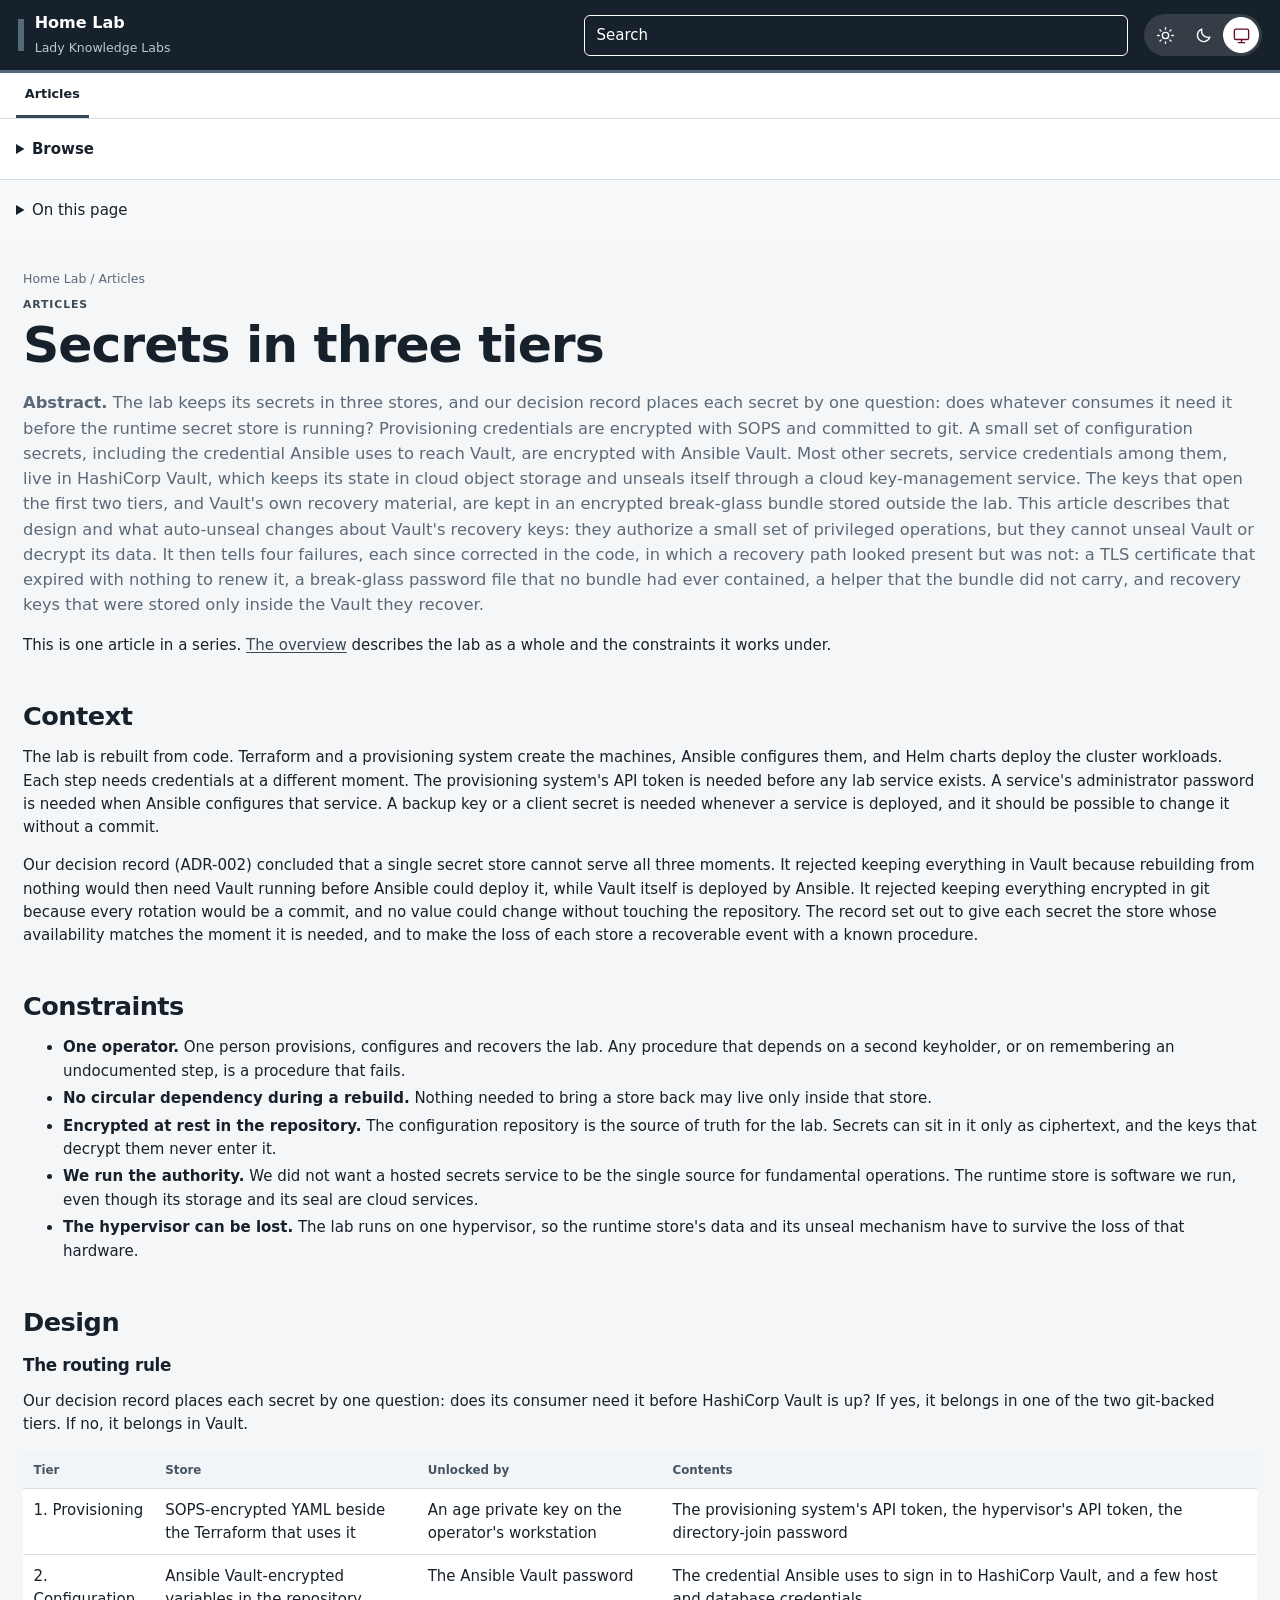
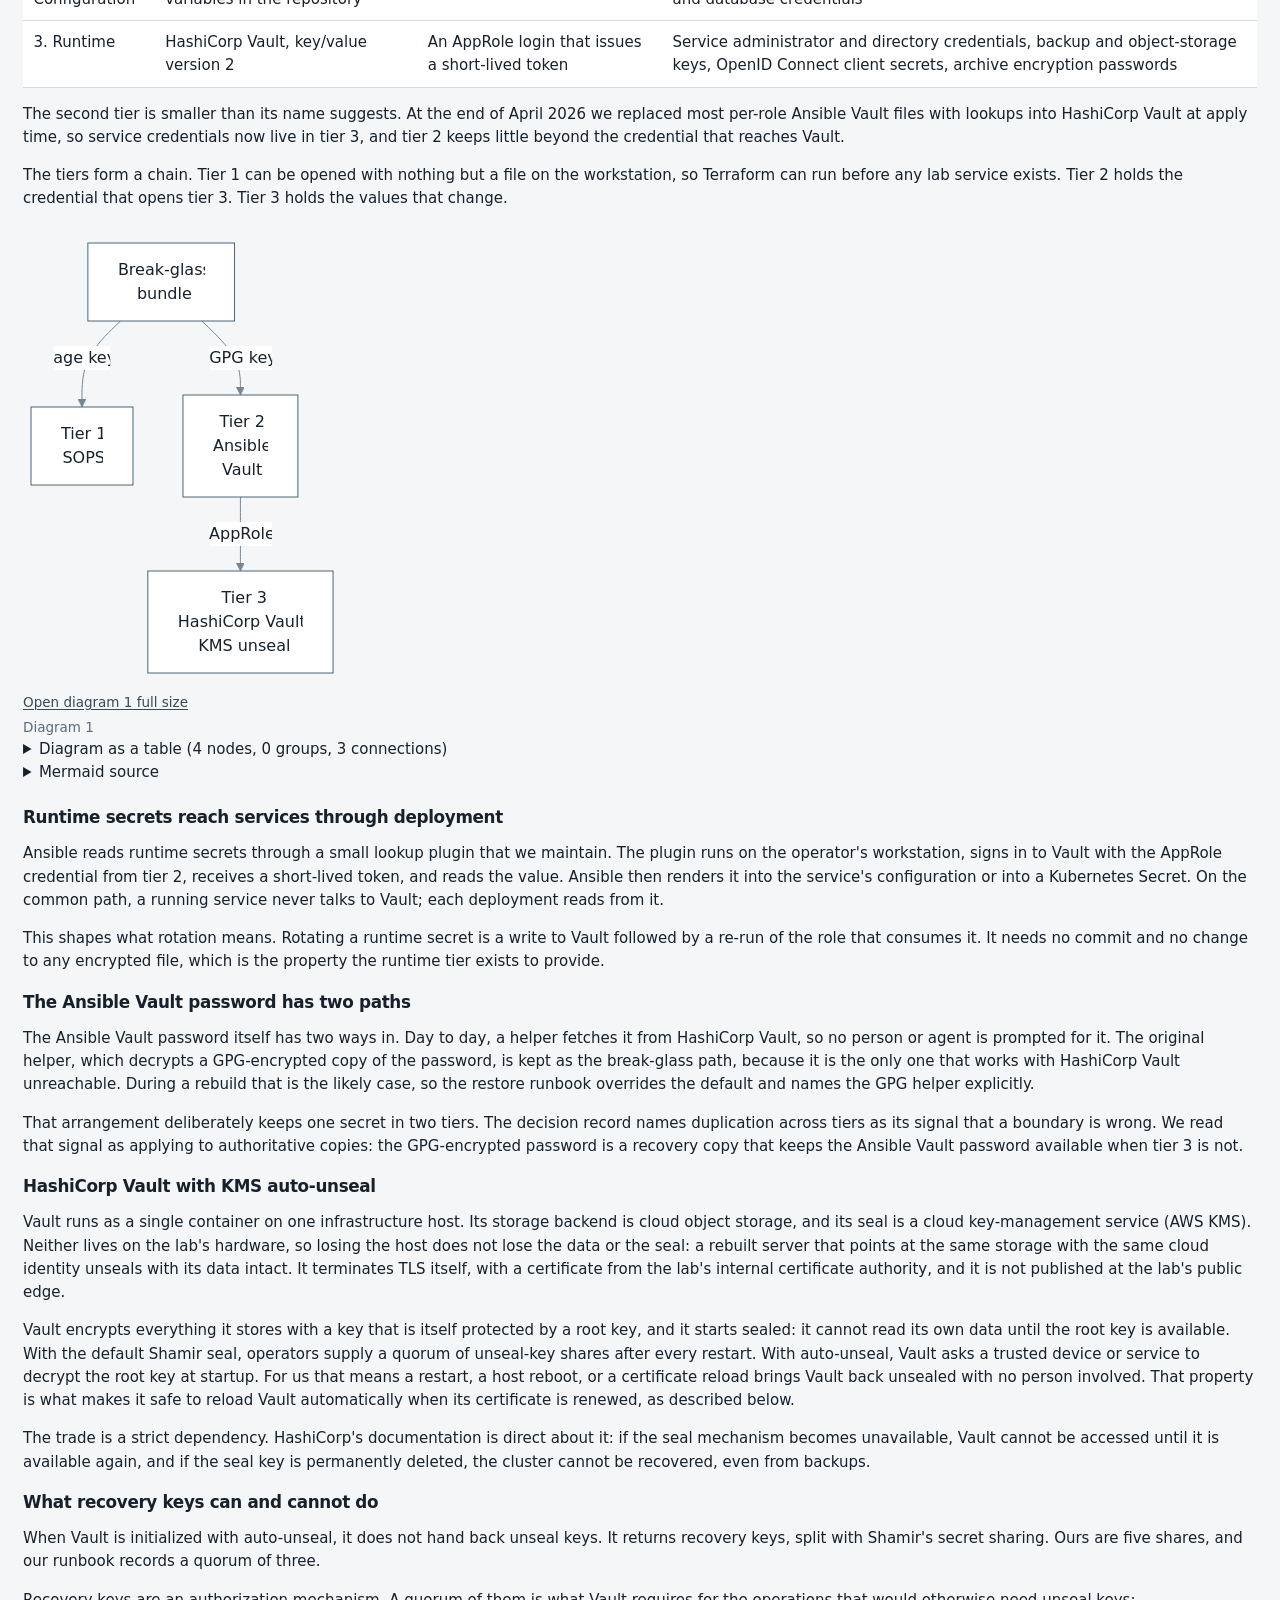
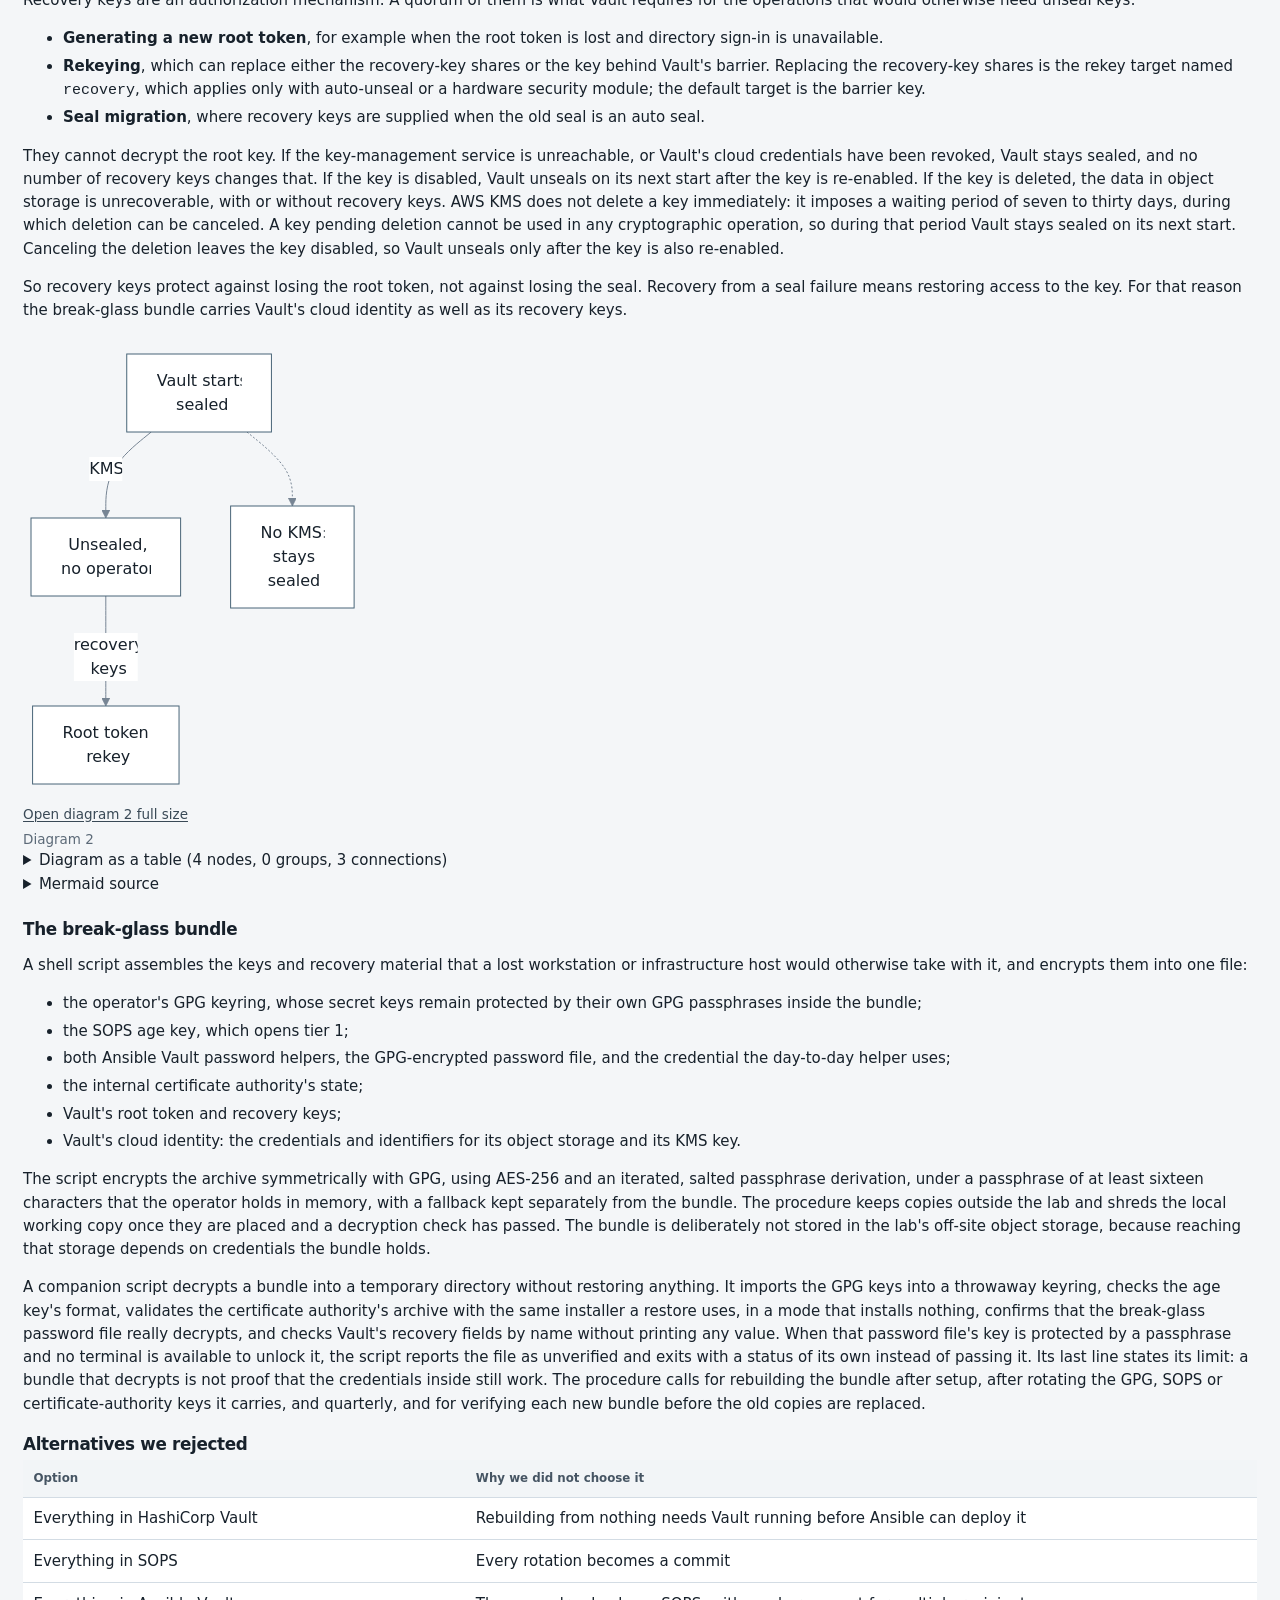
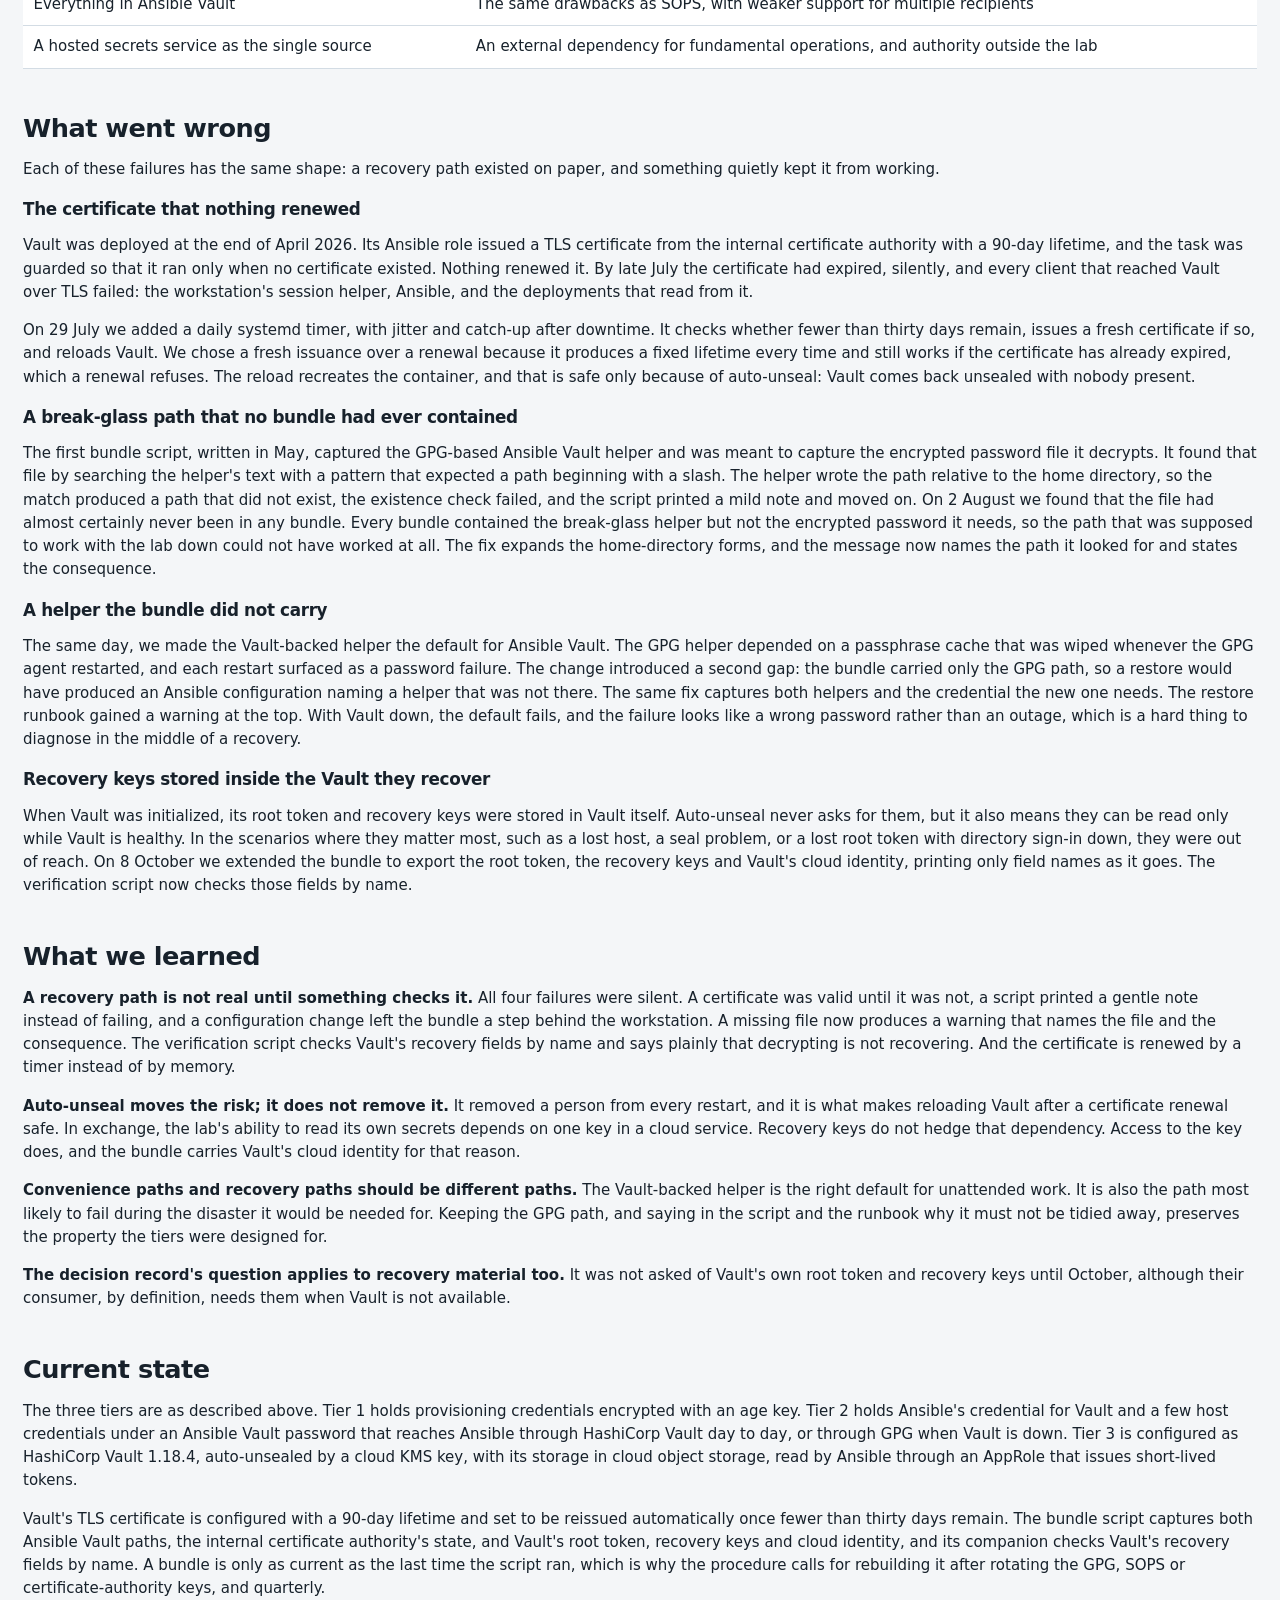
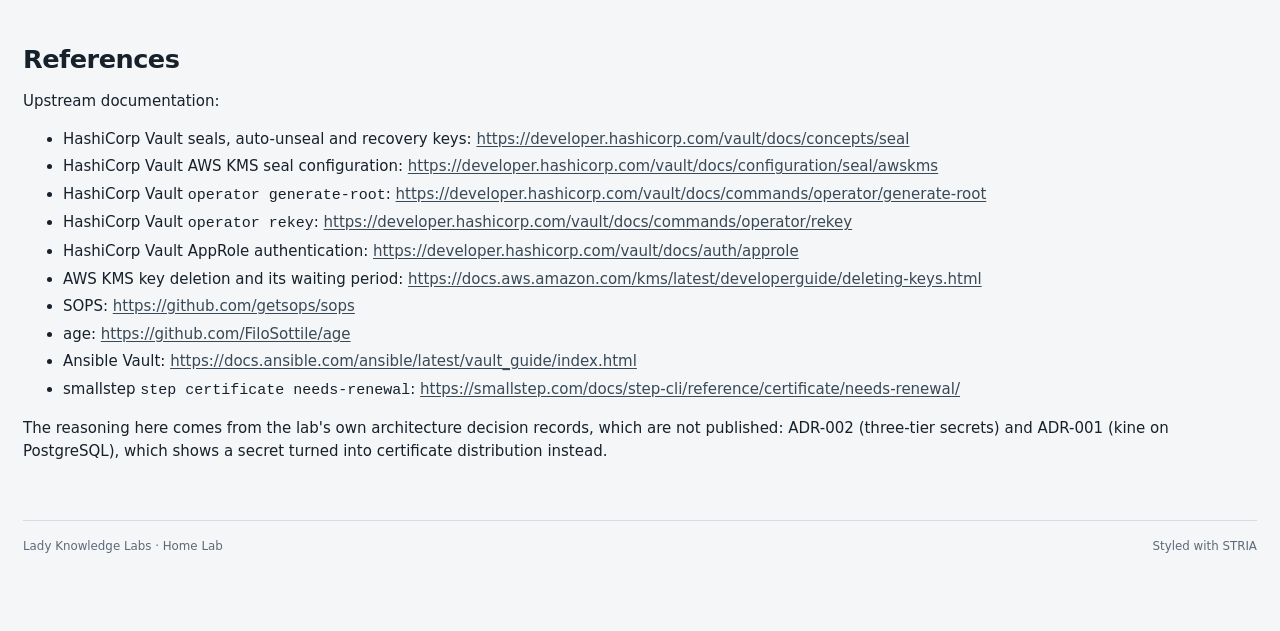
<file: public/articles/secrets-in-three-tiers/index.html>
<!doctype html>
<html lang="en">
<head>
<meta charset="utf-8">
<meta name="viewport" content="width=device-width,initial-scale=1">
<link rel="icon" href="data:,">
<title>Secrets in three tiers - Lady Knowledge Labs · Home Lab</title>
<link rel="stylesheet" href="../../stria-base.css">
<link rel="stylesheet" href="../../documentation-shell-theme.css">
<link rel="stylesheet" href="../../documentation-navigation.css">
<link rel="stylesheet" href="../../specimen-theme.generated.css">
<link rel="stylesheet" href="../../appearance-preference.css">
<link rel="stylesheet" href="../../lk-docs.css">
<script src="../../appearance-preference.js"></script>
</head>
<body>
<a class="rui-skip" href="#rui-main">Skip to content</a>
<header class="header">
  <a class="brand" href="../.." aria-label="Home Lab documentation. Published by Lady Knowledge Labs."><span class="mark"></span><span><strong>Home Lab</strong><br/><small>Lady Knowledge Labs</small></span></a>
  <button type="button" class="searchbox" aria-label="Search the home lab documentation" aria-haspopup="dialog">Search</button>
  <div class="hdr-actions"><button data-theme="" title="Theme">Theme</button></div>
</header>
<nav class="rui-area-navigation" aria-label="Documentation areas">
  <a href="../backups-that-restore/" data-current-area="true">Articles</a>
</nav>
<div class="layout">
  <aside class="side" data-rui-navigation="2">
    <details class="rui-browse" open>
      <summary>Browse</summary>
      <nav aria-label="Articles topics">
        <a href="../..">Home</a><a href="../backups-that-restore/">Backups that restore</a><a href="../identity-as-the-spine/">Identity as the spine</a><a href="../kubernetes-on-postgresql/">Kubernetes on PostgreSQL</a><a href="./" aria-current="page" class="current">Secrets in three tiers</a>
      </nav>
    </details>
  </aside>
  <details class="rui-mobile-toc">
    <summary>On this page</summary>
    <nav aria-label="On this page"><ul>
      <li><a href="#context">Context</a></li>
      <li><a href="#constraints">Constraints</a></li>
      <li><a href="#design">Design</a></li>
      <li><a href="#what-went-wrong">What went wrong</a></li>
      <li><a href="#what-we-learned">What we learned</a></li>
      <li><a href="#current-state">Current state</a></li>
      <li><a href="#references">References</a></li>
    </ul></nav>
  </details>
  <main class="main" id="rui-main" tabindex="-1">
    <div class="crumb">Home Lab / Articles</div>
    <div class="kicker">Articles</div>
    <h1>Secrets in three tiers</h1><p class="lede"><strong>Abstract.</strong> The lab keeps its secrets in three stores, and our decision record places each secret by one question: does whatever consumes it need it before the runtime secret store is running? Provisioning credentials are encrypted with SOPS and committed to git. A small set of configuration secrets, including the credential Ansible uses to reach Vault, are encrypted with Ansible Vault. Most other secrets, service credentials among them, live in HashiCorp Vault, which keeps its state in cloud object storage and unseals itself through a cloud key-management service. The keys that open the first two tiers, and Vault's own recovery material, are kept in an encrypted break-glass bundle stored outside the lab. This article describes that design and what auto-unseal changes about Vault's recovery keys: they authorize a small set of privileged operations, but they cannot unseal Vault or decrypt its data. It then tells four failures, each since corrected in the code, in which a recovery path looked present but was not: a TLS certificate that expired with nothing to renew it, a break-glass password file that no bundle had ever contained, a helper that the bundle did not carry, and recovery keys that were stored only inside the Vault they recover.</p>
    <div class="prose lk-content"><p>This is one article in a series. <a href="../../">The overview</a> describes the lab as a whole and the constraints it works under.</p>
<h2 id="context">Context</h2>
<p>The lab is rebuilt from code. Terraform and a provisioning system create the machines, Ansible configures them, and Helm charts deploy the cluster workloads. Each step needs credentials at a different moment. The provisioning system's API token is needed before any lab service exists. A service's administrator password is needed when Ansible configures that service. A backup key or a client secret is needed whenever a service is deployed, and it should be possible to change it without a commit.</p>
<p>Our decision record (ADR-002) concluded that a single secret store cannot serve all three moments. It rejected keeping everything in Vault because rebuilding from nothing would then need Vault running before Ansible could deploy it, while Vault itself is deployed by Ansible. It rejected keeping everything encrypted in git because every rotation would be a commit, and no value could change without touching the repository. The record set out to give each secret the store whose availability matches the moment it is needed, and to make the loss of each store a recoverable event with a known procedure.</p>
<h2 id="constraints">Constraints</h2>
<ul>
<li><strong>One operator.</strong> One person provisions, configures and recovers the lab. Any procedure that depends on a second keyholder, or on remembering an undocumented step, is a procedure that fails.</li>
<li><strong>No circular dependency during a rebuild.</strong> Nothing needed to bring a store back may live only inside that store.</li>
<li><strong>Encrypted at rest in the repository.</strong> The configuration repository is the source of truth for the lab. Secrets can sit in it only as ciphertext, and the keys that decrypt them never enter it.</li>
<li><strong>We run the authority.</strong> We did not want a hosted secrets service to be the single source for fundamental operations. The runtime store is software we run, even though its storage and its seal are cloud services.</li>
<li><strong>The hypervisor can be lost.</strong> The lab runs on one hypervisor, so the runtime store's data and its unseal mechanism have to survive the loss of that hardware.</li>
</ul>
<h2 id="design">Design</h2>
<h3 id="the-routing-rule">The routing rule</h3>
<p>Our decision record places each secret by one question: does its consumer need it before HashiCorp Vault is up? If yes, it belongs in one of the two git-backed tiers. If no, it belongs in Vault.</p>
<div aria-label="Table" class="lk-scroll" role="region" tabindex="0"><table class="spec">
<thead>
<tr>
<th>Tier</th>
<th>Store</th>
<th>Unlocked by</th>
<th>Contents</th>
</tr>
</thead>
<tbody>
<tr>
<td>1. Provisioning</td>
<td>SOPS-encrypted YAML beside the Terraform that uses it</td>
<td>An age private key on the operator's workstation</td>
<td>The provisioning system's API token, the hypervisor's API token, the directory-join password</td>
</tr>
<tr>
<td>2. Configuration</td>
<td>Ansible Vault-encrypted variables in the repository</td>
<td>The Ansible Vault password</td>
<td>The credential Ansible uses to sign in to HashiCorp Vault, and a few host and database credentials</td>
</tr>
<tr>
<td>3. Runtime</td>
<td>HashiCorp Vault, key/value version 2</td>
<td>An AppRole login that issues a short-lived token</td>
<td>Service administrator and directory credentials, backup and object-storage keys, OpenID Connect client secrets, archive encryption passwords</td>
</tr>
</tbody>
</table></div>
<p>The second tier is smaller than its name suggests. At the end of April 2026 we replaced most per-role Ansible Vault files with lookups into HashiCorp Vault at apply time, so service credentials now live in tier 3, and tier 2 keeps little beyond the credential that reaches Vault.</p>
<p>The tiers form a chain. Tier 1 can be opened with nothing but a file on the workstation, so Terraform can run before any lab service exists. Tier 2 holds the credential that opens tier 3. Tier 3 holds the values that change.</p>
<figure class="lk-diagram" id="diagram-1"><div aria-label="Diagram 1, scrollable" class="lk-diagram-svg lk-scroll lk-on-light" role="region" tabindex="0"><div aria-labelledby="diagram-1-caption" role="img"><svg aria-roledescription="flowchart-v2" class="flowchart" height="446" id="diagram-1-light" role="graphics-document document" viewbox="0 0 318.046875 446" width="318.046875" xmlns="http://www.w3.org/2000/svg" xmlns:xlink="http://www.w3.org/1999/xlink"><style>#diagram-1-light{font-family:system-ui,sans-serif;font-size:16px;fill:#17212b;}@keyframes edge-animation-frame{from{stroke-dashoffset:0;}}@keyframes dash{to{stroke-dashoffset:0;}}#diagram-1-light .edge-animation-slow{stroke-dasharray:9,5!important;stroke-dashoffset:900;animation:dash 50s linear infinite;stroke-linecap:round;}#diagram-1-light .edge-animation-fast{stroke-dasharray:9,5!important;stroke-dashoffset:900;animation:dash 20s linear infinite;stroke-linecap:round;}#diagram-1-light .error-icon{fill:#e4edf3;}#diagram-1-light .error-text{fill:#1b120c;stroke:#1b120c;}#diagram-1-light .edge-thickness-normal{stroke-width:1px;}#diagram-1-light .edge-thickness-thick{stroke-width:3.5px;}#diagram-1-light .edge-pattern-solid{stroke-dasharray:0;}#diagram-1-light .edge-thickness-invisible{stroke-width:0;fill:none;}#diagram-1-light .edge-pattern-dashed{stroke-dasharray:3;}#diagram-1-light .edge-pattern-dotted{stroke-dasharray:2;}#diagram-1-light .marker{fill:#778594;stroke:#778594;}#diagram-1-light .marker.cross{stroke:#778594;}#diagram-1-light svg{font-family:system-ui,sans-serif;font-size:16px;}#diagram-1-light p{margin:0;}#diagram-1-light .label{font-family:system-ui,sans-serif;color:#17212b;}#diagram-1-light .cluster-label text{fill:#17212b;}#diagram-1-light .cluster-label span{color:#17212b;}#diagram-1-light .cluster-label span p{background-color:transparent;}#diagram-1-light .label text,#diagram-1-light span{fill:#17212b;color:#17212b;}#diagram-1-light .node rect,#diagram-1-light .node circle,#diagram-1-light .node ellipse,#diagram-1-light .node polygon,#diagram-1-light .node path{fill:#ffffff;stroke:#496578;stroke-width:1px;}#diagram-1-light .rough-node .label text,#diagram-1-light .node .label text,#diagram-1-light .image-shape .label,#diagram-1-light .icon-shape .label{text-anchor:middle;}#diagram-1-light .node .katex path{fill:#000;stroke:#000;stroke-width:1px;}#diagram-1-light .rough-node .label,#diagram-1-light .node .label,#diagram-1-light .image-shape .label,#diagram-1-light .icon-shape .label{text-align:center;}#diagram-1-light .node.clickable{cursor:pointer;}#diagram-1-light .root .anchor path{fill:#778594!important;stroke-width:0;stroke:#778594;}#diagram-1-light .arrowheadPath{fill:#000000;}#diagram-1-light .edgePaths .path{stroke:#778594;stroke-width:1px;}#diagram-1-light .flowchart-link{stroke:#778594;fill:none;}#diagram-1-light .edgeLabel{background-color:#ffffff;text-align:center;}#diagram-1-light .edgeLabel p{background-color:#ffffff;}#diagram-1-light .edgeLabel rect{opacity:0.5;background-color:#ffffff;fill:#ffffff;}#diagram-1-light .labelBkg{background-color:rgba(255, 255, 255, 0.5);}#diagram-1-light .cluster rect{fill:#e4edf3;stroke:#d3dce4;stroke-width:1px;}#diagram-1-light .cluster text{fill:#17212b;}#diagram-1-light .cluster span{color:#17212b;}#diagram-1-light .node .collapsed-indicator{fill:#d3dce4;stroke:none;opacity:0.6;}#diagram-1-light .node .collapsed-separator{stroke:#d3dce4;stroke-width:0.75px;}#diagram-1-light div.mermaidTooltip{position:absolute;text-align:center;max-width:200px;padding:2px;font-family:system-ui,sans-serif;font-size:12px;background:#e4edf3;border:1px solid hsl(204, 0%, 82.3529411765%);border-radius:2px;pointer-events:none;z-index:100;}#diagram-1-light .flowchartTitleText{text-anchor:middle;font-size:18px;fill:#17212b;}#diagram-1-light rect.text{fill:none;stroke-width:0;}#diagram-1-light .icon-shape,#diagram-1-light .image-shape{background-color:#ffffff;text-align:center;}#diagram-1-light .icon-shape p,#diagram-1-light .image-shape p{background-color:#ffffff;padding:2px;}#diagram-1-light .icon-shape .label rect,#diagram-1-light .image-shape .label rect{opacity:0.5;background-color:#ffffff;fill:#ffffff;}#diagram-1-light .label-icon{display:inline-block;height:1em;overflow:visible;vertical-align:-0.125em;}#diagram-1-light .node .label-icon path{fill:currentColor;stroke:revert;stroke-width:revert;}#diagram-1-light .node .neo-node{stroke:#496578;}#diagram-1-light [data-look="neo"].node rect,#diagram-1-light [data-look="neo"].cluster rect,#diagram-1-light [data-look="neo"].node polygon{stroke:url(#diagram-1-light-gradient);filter:drop-shadow( 1px 2px 2px rgba(185,185,185,1));}#diagram-1-light [data-look="neo"].swimlane.cluster rect{filter:none;}#diagram-1-light [data-look="neo"].node path{stroke:url(#diagram-1-light-gradient);stroke-width:1px;}#diagram-1-light [data-look="neo"].node .outer-path{filter:drop-shadow( 1px 2px 2px rgba(185,185,185,1));}#diagram-1-light [data-look="neo"].node .neo-line path{stroke:#496578;filter:none;}#diagram-1-light [data-look="neo"].node circle{stroke:url(#diagram-1-light-gradient);filter:drop-shadow( 1px 2px 2px rgba(185,185,185,1));}#diagram-1-light [data-look="neo"].node circle .state-start{fill:#000000;}#diagram-1-light [data-look="neo"].icon-shape .icon{fill:url(#diagram-1-light-gradient);filter:drop-shadow( 1px 2px 2px rgba(185,185,185,1));}#diagram-1-light [data-look="neo"].icon-shape .icon-neo path{stroke:url(#diagram-1-light-gradient);filter:drop-shadow( 1px 2px 2px rgba(185,185,185,1));}#diagram-1-light :root{--mermaid-font-family:"trebuchet ms",verdana,arial,sans-serif;}</style><g><marker class="marker flowchart-v2" id="diagram-1-light-diagram-1-light_flowchart-v2-pointEnd" markerheight="8" markerunits="userSpaceOnUse" markerwidth="8" orient="auto" refx="5" refy="5" viewbox="0 0 10 10"><path class="arrowMarkerPath" d="M 0 0 L 10 5 L 0 10 z" style="stroke-width: 1; stroke-dasharray: 1, 0;"></path></marker><marker class="marker flowchart-v2" id="diagram-1-light-diagram-1-light_flowchart-v2-pointStart" markerheight="8" markerunits="userSpaceOnUse" markerwidth="8" orient="auto" refx="4.5" refy="5" viewbox="0 0 10 10"><path class="arrowMarkerPath" d="M 0 5 L 10 10 L 10 0 z" style="stroke-width: 1; stroke-dasharray: 1, 0;"></path></marker><marker class="marker flowchart-v2" id="diagram-1-light-diagram-1-light_flowchart-v2-pointEnd-margin" markerheight="14" markerunits="userSpaceOnUse" markerwidth="10.5" orient="auto" refx="11.5" refy="7" viewbox="0 0 11.5 14"><path class="arrowMarkerPath" d="M 0 0 L 11.5 7 L 0 14 z" style="stroke-width: 0; stroke-dasharray: 1, 0;"></path></marker><marker class="marker flowchart-v2" id="diagram-1-light-diagram-1-light_flowchart-v2-pointStart-margin" markerheight="14" markerunits="userSpaceOnUse" markerwidth="11.5" orient="auto" refx="1" refy="7" viewbox="0 0 11.5 14"><polygon class="arrowMarkerPath" points="0,7 11.5,14 11.5,0" style="stroke-width: 0; stroke-dasharray: 1, 0;"></polygon></marker><marker class="marker flowchart-v2" id="diagram-1-light-diagram-1-light_flowchart-v2-circleEnd" markerheight="11" markerunits="userSpaceOnUse" markerwidth="11" orient="auto" refx="11" refy="5" viewbox="0 0 10 10"><circle class="arrowMarkerPath" cx="5" cy="5" r="5" style="stroke-width: 1; stroke-dasharray: 1, 0;"></circle></marker><marker class="marker flowchart-v2" id="diagram-1-light-diagram-1-light_flowchart-v2-circleStart" markerheight="11" markerunits="userSpaceOnUse" markerwidth="11" orient="auto" refx="-1" refy="5" viewbox="0 0 10 10"><circle class="arrowMarkerPath" cx="5" cy="5" r="5" style="stroke-width: 1; stroke-dasharray: 1, 0;"></circle></marker><marker class="marker flowchart-v2" id="diagram-1-light-diagram-1-light_flowchart-v2-circleEnd-margin" markerheight="14" markerunits="userSpaceOnUse" markerwidth="14" orient="auto" refx="12.25" refy="5" viewbox="0 0 10 10"><circle class="arrowMarkerPath" cx="5" cy="5" r="5" style="stroke-width: 0; stroke-dasharray: 1, 0;"></circle></marker><marker class="marker flowchart-v2" id="diagram-1-light-diagram-1-light_flowchart-v2-circleStart-margin" markerheight="14" markerunits="userSpaceOnUse" markerwidth="14" orient="auto" refx="-2" refy="5" viewbox="0 0 10 10"><circle class="arrowMarkerPath" cx="5" cy="5" r="5" style="stroke-width: 0; stroke-dasharray: 1, 0;"></circle></marker><marker class="marker cross flowchart-v2" id="diagram-1-light-diagram-1-light_flowchart-v2-crossEnd" markerheight="11" markerunits="userSpaceOnUse" markerwidth="11" orient="auto" refx="12" refy="5.2" viewbox="0 0 11 11"><path class="arrowMarkerPath" d="M 1,1 l 9,9 M 10,1 l -9,9" style="stroke-width: 2; stroke-dasharray: 1, 0;"></path></marker><marker class="marker cross flowchart-v2" id="diagram-1-light-diagram-1-light_flowchart-v2-crossStart" markerheight="11" markerunits="userSpaceOnUse" markerwidth="11" orient="auto" refx="-1" refy="5.2" viewbox="0 0 11 11"><path class="arrowMarkerPath" d="M 1,1 l 9,9 M 10,1 l -9,9" style="stroke-width: 2; stroke-dasharray: 1, 0;"></path></marker><marker class="marker cross flowchart-v2" id="diagram-1-light-diagram-1-light_flowchart-v2-crossEnd-margin" markerheight="12" markerunits="userSpaceOnUse" markerwidth="12" orient="auto" refx="17.7" refy="7.5" viewbox="0 0 15 15"><path class="arrowMarkerPath" d="M 1,1 L 14,14 M 1,14 L 14,1" style="stroke-width: 2.5;"></path></marker><marker class="marker cross flowchart-v2" id="diagram-1-light-diagram-1-light_flowchart-v2-crossStart-margin" markerheight="12" markerunits="userSpaceOnUse" markerwidth="12" orient="auto" refx="-3.5" refy="7.5" viewbox="0 0 15 15"><path class="arrowMarkerPath" d="M 1,1 L 14,14 M 1,14 L 14,1" style="stroke-width: 2.5; stroke-dasharray: 1, 0;"></path></marker><g class="root"><g class="clusters"></g><g class="edgePaths"><path class="edge-thickness-normal edge-pattern-solid edge-thickness-normal edge-pattern-solid flowchart-link" d="M97.551,86L91.124,92.167C84.696,98.333,71.84,110.667,65.412,124.333C58.984,138,58.984,153,58.984,160.5L58.984,168" data-edge="true" data-et="edge" data-id="L_Bundle_T1_0" data-look="classic" id="diagram-1-light-L_Bundle_T1_0" marker-end="url(#diagram-1-light-diagram-1-light_flowchart-v2-pointEnd)" style=";"></path><path class="edge-thickness-normal edge-pattern-solid edge-thickness-normal edge-pattern-solid flowchart-link" d="M178.855,86L185.283,92.167C191.711,98.333,204.566,110.667,210.994,122.333C217.422,134,217.422,145,217.422,150.5L217.422,156" data-edge="true" data-et="edge" data-id="L_Bundle_T2_0" data-look="classic" id="diagram-1-light-L_Bundle_T2_0" marker-end="url(#diagram-1-light-diagram-1-light_flowchart-v2-pointEnd)" style=";"></path><path class="edge-thickness-normal edge-pattern-solid edge-thickness-normal edge-pattern-solid flowchart-link" d="M217.422,262L217.422,268.167C217.422,274.333,217.422,286.667,217.422,298.333C217.422,310,217.422,321,217.422,326.5L217.422,332" data-edge="true" data-et="edge" data-id="L_T2_T3_0" data-look="classic" id="diagram-1-light-L_T2_T3_0" marker-end="url(#diagram-1-light-diagram-1-light_flowchart-v2-pointEnd)" style=";"></path></g><g class="edgeLabels"><g class="edgeLabel" transform="translate(58.984375, 123)"><g class="label" data-id="L_Bundle_T1_0" transform="translate(-28.7109375, -12)"><foreignobject height="24" width="57.421875"><div class="labelBkg" style="display: table-cell; white-space: nowrap; line-height: 1.5; max-width: 200px; text-align: center;" xmlns="http://www.w3.org/1999/xhtml"><span class="edgeLabel"><p>age key</p></span></div></foreignobject></g></g><g class="edgeLabel" transform="translate(217.421875, 123)"><g class="label" data-id="L_Bundle_T2_0" transform="translate(-31.2734375, -12)"><foreignobject height="24" width="62.546875"><div class="labelBkg" style="display: table-cell; white-space: nowrap; line-height: 1.5; max-width: 200px; text-align: center;" xmlns="http://www.w3.org/1999/xhtml"><span class="edgeLabel"><p>GPG key</p></span></div></foreignobject></g></g><g class="edgeLabel" transform="translate(217.421875, 299)"><g class="label" data-id="L_T2_T3_0" transform="translate(-31.3515625, -12)"><foreignobject height="24" width="62.703125"><div class="labelBkg" style="display: table-cell; white-space: nowrap; line-height: 1.5; max-width: 200px; text-align: center;" xmlns="http://www.w3.org/1999/xhtml"><span class="edgeLabel"><p>AppRole</p></span></div></foreignobject></g></g></g><g class="nodes"><g class="node default" data-look="classic" id="diagram-1-light-flowchart-Bundle-0" transform="translate(138.203125, 47)"><rect class="basic label-container" height="78" style="" width="146.65625" x="-73.328125" y="-39"></rect><g class="label" style="" transform="translate(-43.328125, -24)"><rect></rect><foreignobject height="48" width="86.65625"><div style="display: table-cell; white-space: nowrap; line-height: 1.5; max-width: 200px; text-align: center;" xmlns="http://www.w3.org/1999/xhtml"><span class="nodeLabel"><p>Break-glass<br/>bundle</p></span></div></foreignobject></g></g><g class="node default" data-look="classic" id="diagram-1-light-flowchart-T1-1" transform="translate(58.984375, 211)"><rect class="basic label-container" height="78" style="" width="101.96875" x="-50.984375" y="-39"></rect><g class="label" style="" transform="translate(-20.984375, -24)"><rect></rect><foreignobject height="48" width="41.96875"><div style="display: table-cell; white-space: nowrap; line-height: 1.5; max-width: 200px; text-align: center;" xmlns="http://www.w3.org/1999/xhtml"><span class="nodeLabel"><p>Tier 1<br/>SOPS</p></span></div></foreignobject></g></g><g class="node default" data-look="classic" id="diagram-1-light-flowchart-T2-2" transform="translate(217.421875, 211)"><rect class="basic label-container" height="102" style="" width="114.90625" x="-57.453125" y="-51"></rect><g class="label" style="" transform="translate(-27.453125, -36)"><rect></rect><foreignobject height="72" width="54.90625"><div style="display: table-cell; white-space: nowrap; line-height: 1.5; max-width: 200px; text-align: center;" xmlns="http://www.w3.org/1999/xhtml"><span class="nodeLabel"><p>Tier 2<br/>Ansible<br/>Vault</p></span></div></foreignobject></g></g><g class="node default" data-look="classic" id="diagram-1-light-flowchart-T3-3" transform="translate(217.421875, 387)"><rect class="basic label-container" height="102" style="" width="185.25" x="-92.625" y="-51"></rect><g class="label" style="" transform="translate(-62.625, -36)"><rect></rect><foreignobject height="72" width="125.25"><div style="display: table-cell; white-space: nowrap; line-height: 1.5; max-width: 200px; text-align: center;" xmlns="http://www.w3.org/1999/xhtml"><span class="nodeLabel"><p>Tier 3<br/>HashiCorp Vault,<br/>KMS unseal</p></span></div></foreignobject></g></g></g></g></g><defs><filter height="130%" id="diagram-1-light-drop-shadow" width="130%"><fedropshadow dx="4" dy="4" flood-color="#000000" flood-opacity="0.06" stddeviation="0"></fedropshadow></filter></defs><defs><filter height="150%" id="diagram-1-light-drop-shadow-small" width="150%"><fedropshadow dx="2" dy="2" flood-color="#000000" flood-opacity="0.06" stddeviation="0"></fedropshadow></filter></defs><lineargradient gradientunits="objectBoundingBox" id="diagram-1-light-gradient" x1="0%" x2="100%" y1="0%" y2="0%"><stop offset="0%" stop-color="#496578" stop-opacity="1"></stop><stop offset="100%" stop-color="hsl(205.7142857143, 0%, 84.7058823529%)" stop-opacity="1"></stop></lineargradient></svg></div></div><a class="lk-diagram-open lk-on-light" href="../../diagrams/articles-secrets-in-three-tiers-diagram-1-light.svg">Open diagram 1 full size</a><div aria-label="Diagram 1, scrollable" class="lk-diagram-svg lk-scroll lk-on-dark" role="region" tabindex="0"><div aria-labelledby="diagram-1-caption" role="img"><svg aria-roledescription="flowchart-v2" class="flowchart" height="446" id="diagram-1-dark" role="graphics-document document" viewbox="0 0 318.046875 446" width="318.046875" xmlns="http://www.w3.org/2000/svg" xmlns:xlink="http://www.w3.org/1999/xlink"><style>#diagram-1-dark{font-family:system-ui,sans-serif;font-size:16px;fill:#f4f7f9;}@keyframes edge-animation-frame{from{stroke-dashoffset:0;}}@keyframes dash{to{stroke-dashoffset:0;}}#diagram-1-dark .edge-animation-slow{stroke-dasharray:9,5!important;stroke-dashoffset:900;animation:dash 50s linear infinite;stroke-linecap:round;}#diagram-1-dark .edge-animation-fast{stroke-dasharray:9,5!important;stroke-dashoffset:900;animation:dash 20s linear infinite;stroke-linecap:round;}#diagram-1-dark .error-icon{fill:#243e50;}#diagram-1-dark .error-text{fill:#dbc1af;stroke:#dbc1af;}#diagram-1-dark .edge-thickness-normal{stroke-width:1px;}#diagram-1-dark .edge-thickness-thick{stroke-width:3.5px;}#diagram-1-dark .edge-pattern-solid{stroke-dasharray:0;}#diagram-1-dark .edge-thickness-invisible{stroke-width:0;fill:none;}#diagram-1-dark .edge-pattern-dashed{stroke-dasharray:3;}#diagram-1-dark .edge-pattern-dotted{stroke-dasharray:2;}#diagram-1-dark .marker{fill:#8293a3;stroke:#8293a3;}#diagram-1-dark .marker.cross{stroke:#8293a3;}#diagram-1-dark svg{font-family:system-ui,sans-serif;font-size:16px;}#diagram-1-dark p{margin:0;}#diagram-1-dark .label{font-family:system-ui,sans-serif;color:#f4f7f9;}#diagram-1-dark .cluster-label text{fill:#f4f7f9;}#diagram-1-dark .cluster-label span{color:#f4f7f9;}#diagram-1-dark .cluster-label span p{background-color:transparent;}#diagram-1-dark .label text,#diagram-1-dark span{fill:#f4f7f9;color:#f4f7f9;}#diagram-1-dark .node rect,#diagram-1-dark .node circle,#diagram-1-dark .node ellipse,#diagram-1-dark .node polygon,#diagram-1-dark .node path{fill:#151e27;stroke:#a2bbcb;stroke-width:1px;}#diagram-1-dark .rough-node .label text,#diagram-1-dark .node .label text,#diagram-1-dark .image-shape .label,#diagram-1-dark .icon-shape .label{text-anchor:middle;}#diagram-1-dark .node .katex path{fill:#000;stroke:#000;stroke-width:1px;}#diagram-1-dark .rough-node .label,#diagram-1-dark .node .label,#diagram-1-dark .image-shape .label,#diagram-1-dark .icon-shape .label{text-align:center;}#diagram-1-dark .node.clickable{cursor:pointer;}#diagram-1-dark .root .anchor path{fill:#8293a3!important;stroke-width:0;stroke:#8293a3;}#diagram-1-dark .arrowheadPath{fill:#eae1d8;}#diagram-1-dark .edgePaths .path{stroke:#8293a3;stroke-width:1px;}#diagram-1-dark .flowchart-link{stroke:#8293a3;fill:none;}#diagram-1-dark .edgeLabel{background-color:#151e27;text-align:center;}#diagram-1-dark .edgeLabel p{background-color:#151e27;}#diagram-1-dark .edgeLabel rect{opacity:0.5;background-color:#151e27;fill:#151e27;}#diagram-1-dark .labelBkg{background-color:rgba(21, 30, 39, 0.5);}#diagram-1-dark .cluster rect{fill:#243e50;stroke:#3b4955;stroke-width:1px;}#diagram-1-dark .cluster text{fill:#f4f7f9;}#diagram-1-dark .cluster span{color:#f4f7f9;}#diagram-1-dark .node .collapsed-indicator{fill:#3b4955;stroke:none;opacity:0.6;}#diagram-1-dark .node .collapsed-separator{stroke:#3b4955;stroke-width:0.75px;}#diagram-1-dark div.mermaidTooltip{position:absolute;text-align:center;max-width:200px;padding:2px;font-family:system-ui,sans-serif;font-size:12px;background:#243e50;border:1px solid hsl(204.5454545455, 0%, 12.7450980392%);border-radius:2px;pointer-events:none;z-index:100;}#diagram-1-dark .flowchartTitleText{text-anchor:middle;font-size:18px;fill:#f4f7f9;}#diagram-1-dark rect.text{fill:none;stroke-width:0;}#diagram-1-dark .icon-shape,#diagram-1-dark .image-shape{background-color:#151e27;text-align:center;}#diagram-1-dark .icon-shape p,#diagram-1-dark .image-shape p{background-color:#151e27;padding:2px;}#diagram-1-dark .icon-shape .label rect,#diagram-1-dark .image-shape .label rect{opacity:0.5;background-color:#151e27;fill:#151e27;}#diagram-1-dark .label-icon{display:inline-block;height:1em;overflow:visible;vertical-align:-0.125em;}#diagram-1-dark .node .label-icon path{fill:currentColor;stroke:revert;stroke-width:revert;}#diagram-1-dark .node .neo-node{stroke:#a2bbcb;}#diagram-1-dark [data-look="neo"].node rect,#diagram-1-dark [data-look="neo"].cluster rect,#diagram-1-dark [data-look="neo"].node polygon{stroke:url(#diagram-1-dark-gradient);filter:drop-shadow( 1px 2px 2px rgba(185,185,185,1));}#diagram-1-dark [data-look="neo"].swimlane.cluster rect{filter:none;}#diagram-1-dark [data-look="neo"].node path{stroke:url(#diagram-1-dark-gradient);stroke-width:1px;}#diagram-1-dark [data-look="neo"].node .outer-path{filter:drop-shadow( 1px 2px 2px rgba(185,185,185,1));}#diagram-1-dark [data-look="neo"].node .neo-line path{stroke:#a2bbcb;filter:none;}#diagram-1-dark [data-look="neo"].node circle{stroke:url(#diagram-1-dark-gradient);filter:drop-shadow( 1px 2px 2px rgba(185,185,185,1));}#diagram-1-dark [data-look="neo"].node circle .state-start{fill:#000000;}#diagram-1-dark [data-look="neo"].icon-shape .icon{fill:url(#diagram-1-dark-gradient);filter:drop-shadow( 1px 2px 2px rgba(185,185,185,1));}#diagram-1-dark [data-look="neo"].icon-shape .icon-neo path{stroke:url(#diagram-1-dark-gradient);filter:drop-shadow( 1px 2px 2px rgba(185,185,185,1));}#diagram-1-dark :root{--mermaid-font-family:"trebuchet ms",verdana,arial,sans-serif;}</style><g><marker class="marker flowchart-v2" id="diagram-1-dark-diagram-1-dark_flowchart-v2-pointEnd" markerheight="8" markerunits="userSpaceOnUse" markerwidth="8" orient="auto" refx="5" refy="5" viewbox="0 0 10 10"><path class="arrowMarkerPath" d="M 0 0 L 10 5 L 0 10 z" style="stroke-width: 1; stroke-dasharray: 1, 0;"></path></marker><marker class="marker flowchart-v2" id="diagram-1-dark-diagram-1-dark_flowchart-v2-pointStart" markerheight="8" markerunits="userSpaceOnUse" markerwidth="8" orient="auto" refx="4.5" refy="5" viewbox="0 0 10 10"><path class="arrowMarkerPath" d="M 0 5 L 10 10 L 10 0 z" style="stroke-width: 1; stroke-dasharray: 1, 0;"></path></marker><marker class="marker flowchart-v2" id="diagram-1-dark-diagram-1-dark_flowchart-v2-pointEnd-margin" markerheight="14" markerunits="userSpaceOnUse" markerwidth="10.5" orient="auto" refx="11.5" refy="7" viewbox="0 0 11.5 14"><path class="arrowMarkerPath" d="M 0 0 L 11.5 7 L 0 14 z" style="stroke-width: 0; stroke-dasharray: 1, 0;"></path></marker><marker class="marker flowchart-v2" id="diagram-1-dark-diagram-1-dark_flowchart-v2-pointStart-margin" markerheight="14" markerunits="userSpaceOnUse" markerwidth="11.5" orient="auto" refx="1" refy="7" viewbox="0 0 11.5 14"><polygon class="arrowMarkerPath" points="0,7 11.5,14 11.5,0" style="stroke-width: 0; stroke-dasharray: 1, 0;"></polygon></marker><marker class="marker flowchart-v2" id="diagram-1-dark-diagram-1-dark_flowchart-v2-circleEnd" markerheight="11" markerunits="userSpaceOnUse" markerwidth="11" orient="auto" refx="11" refy="5" viewbox="0 0 10 10"><circle class="arrowMarkerPath" cx="5" cy="5" r="5" style="stroke-width: 1; stroke-dasharray: 1, 0;"></circle></marker><marker class="marker flowchart-v2" id="diagram-1-dark-diagram-1-dark_flowchart-v2-circleStart" markerheight="11" markerunits="userSpaceOnUse" markerwidth="11" orient="auto" refx="-1" refy="5" viewbox="0 0 10 10"><circle class="arrowMarkerPath" cx="5" cy="5" r="5" style="stroke-width: 1; stroke-dasharray: 1, 0;"></circle></marker><marker class="marker flowchart-v2" id="diagram-1-dark-diagram-1-dark_flowchart-v2-circleEnd-margin" markerheight="14" markerunits="userSpaceOnUse" markerwidth="14" orient="auto" refx="12.25" refy="5" viewbox="0 0 10 10"><circle class="arrowMarkerPath" cx="5" cy="5" r="5" style="stroke-width: 0; stroke-dasharray: 1, 0;"></circle></marker><marker class="marker flowchart-v2" id="diagram-1-dark-diagram-1-dark_flowchart-v2-circleStart-margin" markerheight="14" markerunits="userSpaceOnUse" markerwidth="14" orient="auto" refx="-2" refy="5" viewbox="0 0 10 10"><circle class="arrowMarkerPath" cx="5" cy="5" r="5" style="stroke-width: 0; stroke-dasharray: 1, 0;"></circle></marker><marker class="marker cross flowchart-v2" id="diagram-1-dark-diagram-1-dark_flowchart-v2-crossEnd" markerheight="11" markerunits="userSpaceOnUse" markerwidth="11" orient="auto" refx="12" refy="5.2" viewbox="0 0 11 11"><path class="arrowMarkerPath" d="M 1,1 l 9,9 M 10,1 l -9,9" style="stroke-width: 2; stroke-dasharray: 1, 0;"></path></marker><marker class="marker cross flowchart-v2" id="diagram-1-dark-diagram-1-dark_flowchart-v2-crossStart" markerheight="11" markerunits="userSpaceOnUse" markerwidth="11" orient="auto" refx="-1" refy="5.2" viewbox="0 0 11 11"><path class="arrowMarkerPath" d="M 1,1 l 9,9 M 10,1 l -9,9" style="stroke-width: 2; stroke-dasharray: 1, 0;"></path></marker><marker class="marker cross flowchart-v2" id="diagram-1-dark-diagram-1-dark_flowchart-v2-crossEnd-margin" markerheight="12" markerunits="userSpaceOnUse" markerwidth="12" orient="auto" refx="17.7" refy="7.5" viewbox="0 0 15 15"><path class="arrowMarkerPath" d="M 1,1 L 14,14 M 1,14 L 14,1" style="stroke-width: 2.5;"></path></marker><marker class="marker cross flowchart-v2" id="diagram-1-dark-diagram-1-dark_flowchart-v2-crossStart-margin" markerheight="12" markerunits="userSpaceOnUse" markerwidth="12" orient="auto" refx="-3.5" refy="7.5" viewbox="0 0 15 15"><path class="arrowMarkerPath" d="M 1,1 L 14,14 M 1,14 L 14,1" style="stroke-width: 2.5; stroke-dasharray: 1, 0;"></path></marker><g class="root"><g class="clusters"></g><g class="edgePaths"><path class="edge-thickness-normal edge-pattern-solid edge-thickness-normal edge-pattern-solid flowchart-link" d="M97.551,86L91.124,92.167C84.696,98.333,71.84,110.667,65.412,124.333C58.984,138,58.984,153,58.984,160.5L58.984,168" data-edge="true" data-et="edge" data-id="L_Bundle_T1_0" data-look="classic" id="diagram-1-dark-L_Bundle_T1_0" marker-end="url(#diagram-1-dark-diagram-1-dark_flowchart-v2-pointEnd)" style=";"></path><path class="edge-thickness-normal edge-pattern-solid edge-thickness-normal edge-pattern-solid flowchart-link" d="M178.855,86L185.283,92.167C191.711,98.333,204.566,110.667,210.994,122.333C217.422,134,217.422,145,217.422,150.5L217.422,156" data-edge="true" data-et="edge" data-id="L_Bundle_T2_0" data-look="classic" id="diagram-1-dark-L_Bundle_T2_0" marker-end="url(#diagram-1-dark-diagram-1-dark_flowchart-v2-pointEnd)" style=";"></path><path class="edge-thickness-normal edge-pattern-solid edge-thickness-normal edge-pattern-solid flowchart-link" d="M217.422,262L217.422,268.167C217.422,274.333,217.422,286.667,217.422,298.333C217.422,310,217.422,321,217.422,326.5L217.422,332" data-edge="true" data-et="edge" data-id="L_T2_T3_0" data-look="classic" id="diagram-1-dark-L_T2_T3_0" marker-end="url(#diagram-1-dark-diagram-1-dark_flowchart-v2-pointEnd)" style=";"></path></g><g class="edgeLabels"><g class="edgeLabel" transform="translate(58.984375, 123)"><g class="label" data-id="L_Bundle_T1_0" transform="translate(-28.7109375, -12)"><foreignobject height="24" width="57.421875"><div class="labelBkg" style="display: table-cell; white-space: nowrap; line-height: 1.5; max-width: 200px; text-align: center;" xmlns="http://www.w3.org/1999/xhtml"><span class="edgeLabel"><p>age key</p></span></div></foreignobject></g></g><g class="edgeLabel" transform="translate(217.421875, 123)"><g class="label" data-id="L_Bundle_T2_0" transform="translate(-31.2734375, -12)"><foreignobject height="24" width="62.546875"><div class="labelBkg" style="display: table-cell; white-space: nowrap; line-height: 1.5; max-width: 200px; text-align: center;" xmlns="http://www.w3.org/1999/xhtml"><span class="edgeLabel"><p>GPG key</p></span></div></foreignobject></g></g><g class="edgeLabel" transform="translate(217.421875, 299)"><g class="label" data-id="L_T2_T3_0" transform="translate(-31.3515625, -12)"><foreignobject height="24" width="62.703125"><div class="labelBkg" style="display: table-cell; white-space: nowrap; line-height: 1.5; max-width: 200px; text-align: center;" xmlns="http://www.w3.org/1999/xhtml"><span class="edgeLabel"><p>AppRole</p></span></div></foreignobject></g></g></g><g class="nodes"><g class="node default" data-look="classic" id="diagram-1-dark-flowchart-Bundle-0" transform="translate(138.203125, 47)"><rect class="basic label-container" height="78" style="" width="146.65625" x="-73.328125" y="-39"></rect><g class="label" style="" transform="translate(-43.328125, -24)"><rect></rect><foreignobject height="48" width="86.65625"><div style="display: table-cell; white-space: nowrap; line-height: 1.5; max-width: 200px; text-align: center;" xmlns="http://www.w3.org/1999/xhtml"><span class="nodeLabel"><p>Break-glass<br/>bundle</p></span></div></foreignobject></g></g><g class="node default" data-look="classic" id="diagram-1-dark-flowchart-T1-1" transform="translate(58.984375, 211)"><rect class="basic label-container" height="78" style="" width="101.96875" x="-50.984375" y="-39"></rect><g class="label" style="" transform="translate(-20.984375, -24)"><rect></rect><foreignobject height="48" width="41.96875"><div style="display: table-cell; white-space: nowrap; line-height: 1.5; max-width: 200px; text-align: center;" xmlns="http://www.w3.org/1999/xhtml"><span class="nodeLabel"><p>Tier 1<br/>SOPS</p></span></div></foreignobject></g></g><g class="node default" data-look="classic" id="diagram-1-dark-flowchart-T2-2" transform="translate(217.421875, 211)"><rect class="basic label-container" height="102" style="" width="114.90625" x="-57.453125" y="-51"></rect><g class="label" style="" transform="translate(-27.453125, -36)"><rect></rect><foreignobject height="72" width="54.90625"><div style="display: table-cell; white-space: nowrap; line-height: 1.5; max-width: 200px; text-align: center;" xmlns="http://www.w3.org/1999/xhtml"><span class="nodeLabel"><p>Tier 2<br/>Ansible<br/>Vault</p></span></div></foreignobject></g></g><g class="node default" data-look="classic" id="diagram-1-dark-flowchart-T3-3" transform="translate(217.421875, 387)"><rect class="basic label-container" height="102" style="" width="185.25" x="-92.625" y="-51"></rect><g class="label" style="" transform="translate(-62.625, -36)"><rect></rect><foreignobject height="72" width="125.25"><div style="display: table-cell; white-space: nowrap; line-height: 1.5; max-width: 200px; text-align: center;" xmlns="http://www.w3.org/1999/xhtml"><span class="nodeLabel"><p>Tier 3<br/>HashiCorp Vault,<br/>KMS unseal</p></span></div></foreignobject></g></g></g></g></g><defs><filter height="130%" id="diagram-1-dark-drop-shadow" width="130%"><fedropshadow dx="4" dy="4" flood-color="#000000" flood-opacity="0.06" stddeviation="0"></fedropshadow></filter></defs><defs><filter height="150%" id="diagram-1-dark-drop-shadow-small" width="150%"><fedropshadow dx="2" dy="2" flood-color="#000000" flood-opacity="0.06" stddeviation="0"></fedropshadow></filter></defs><lineargradient gradientunits="objectBoundingBox" id="diagram-1-dark-gradient" x1="0%" x2="100%" y1="0%" y2="0%"><stop offset="0%" stop-color="#a2bbcb" stop-opacity="1"></stop><stop offset="100%" stop-color="hsl(207.5, 0%, 9.6078431373%)" stop-opacity="1"></stop></lineargradient></svg></div></div><a class="lk-diagram-open lk-on-dark" href="../../diagrams/articles-secrets-in-three-tiers-diagram-1-dark.svg">Open diagram 1 full size</a><figcaption id="diagram-1-caption">Diagram 1</figcaption><details class="lk-diagram-outline"><summary>Diagram as a table (4 nodes, 0 groups, 3 connections)</summary><div aria-labelledby="diagram-1-caption" class="lk-scroll" role="region" tabindex="0"><table class="spec"><thead><tr><th scope="col">Node</th><th scope="col">Group</th></tr></thead><tbody><tr><td>Break-glass bundle</td><td></td></tr><tr><td>Tier 1 SOPS</td><td></td></tr><tr><td>Tier 2 Ansible Vault</td><td></td></tr><tr><td>Tier 3 HashiCorp Vault, KMS unseal</td><td></td></tr></tbody></table></div><div aria-labelledby="diagram-1-caption" class="lk-scroll" role="region" tabindex="0"><table class="spec"><thead><tr><th scope="col">From</th><th scope="col">Link</th><th scope="col">To</th><th scope="col">Relationship</th></tr></thead><tbody><tr><td>Break-glass bundle</td><td>→</td><td>Tier 1 SOPS</td><td>age key</td></tr><tr><td>Break-glass bundle</td><td>→</td><td>Tier 2 Ansible Vault</td><td>GPG key</td></tr><tr><td>Tier 2 Ansible Vault</td><td>→</td><td>Tier 3 HashiCorp Vault, KMS unseal</td><td>AppRole</td></tr></tbody></table></div></details><details class="lk-diagram-source"><summary>Mermaid source</summary><div aria-label="Diagram 1 Mermaid source" class="lk-scroll" role="region" tabindex="0"><pre><code class="language-mermaid">flowchart TB
    Bundle["Break-glass&lt;br/&gt;bundle"]
    T1["Tier 1&lt;br/&gt;SOPS"]
    T2["Tier 2&lt;br/&gt;Ansible&lt;br/&gt;Vault"]
    T3["Tier 3&lt;br/&gt;HashiCorp Vault,&lt;br/&gt;KMS unseal"]
    Bundle --&gt;|"age key"| T1
    Bundle --&gt;|"GPG key"| T2
    T2 --&gt;|"AppRole"| T3</code></pre></div></details></figure>
<h3 id="runtime-secrets-reach-services-through-deployment">Runtime secrets reach services through deployment</h3>
<p>Ansible reads runtime secrets through a small lookup plugin that we maintain. The plugin runs on the operator's workstation, signs in to Vault with the AppRole credential from tier 2, receives a short-lived token, and reads the value. Ansible then renders it into the service's configuration or into a Kubernetes Secret. On the common path, a running service never talks to Vault; each deployment reads from it.</p>
<p>This shapes what rotation means. Rotating a runtime secret is a write to Vault followed by a re-run of the role that consumes it. It needs no commit and no change to any encrypted file, which is the property the runtime tier exists to provide.</p>
<h3 id="the-ansible-vault-password-has-two-paths">The Ansible Vault password has two paths</h3>
<p>The Ansible Vault password itself has two ways in. Day to day, a helper fetches it from HashiCorp Vault, so no person or agent is prompted for it. The original helper, which decrypts a GPG-encrypted copy of the password, is kept as the break-glass path, because it is the only one that works with HashiCorp Vault unreachable. During a rebuild that is the likely case, so the restore runbook overrides the default and names the GPG helper explicitly.</p>
<p>That arrangement deliberately keeps one secret in two tiers. The decision record names duplication across tiers as its signal that a boundary is wrong. We read that signal as applying to authoritative copies: the GPG-encrypted password is a recovery copy that keeps the Ansible Vault password available when tier 3 is not.</p>
<h3 id="hashicorp-vault-with-kms-auto-unseal">HashiCorp Vault with KMS auto-unseal</h3>
<p>Vault runs as a single container on one infrastructure host. Its storage backend is cloud object storage, and its seal is a cloud key-management service (AWS KMS). Neither lives on the lab's hardware, so losing the host does not lose the data or the seal: a rebuilt server that points at the same storage with the same cloud identity unseals with its data intact. It terminates TLS itself, with a certificate from the lab's internal certificate authority, and it is not published at the lab's public edge.</p>
<p>Vault encrypts everything it stores with a key that is itself protected by a root key, and it starts sealed: it cannot read its own data until the root key is available. With the default Shamir seal, operators supply a quorum of unseal-key shares after every restart. With auto-unseal, Vault asks a trusted device or service to decrypt the root key at startup. For us that means a restart, a host reboot, or a certificate reload brings Vault back unsealed with no person involved. That property is what makes it safe to reload Vault automatically when its certificate is renewed, as described below.</p>
<p>The trade is a strict dependency. HashiCorp's documentation is direct about it: if the seal mechanism becomes unavailable, Vault cannot be accessed until it is available again, and if the seal key is permanently deleted, the cluster cannot be recovered, even from backups.</p>
<h3 id="what-recovery-keys-can-and-cannot-do">What recovery keys can and cannot do</h3>
<p>When Vault is initialized with auto-unseal, it does not hand back unseal keys. It returns recovery keys, split with Shamir's secret sharing. Ours are five shares, and our runbook records a quorum of three.</p>
<p>Recovery keys are an authorization mechanism. A quorum of them is what Vault requires for the operations that would otherwise need unseal keys:</p>
<ul>
<li><strong>Generating a new root token</strong>, for example when the root token is lost and directory sign-in is unavailable.</li>
<li><strong>Rekeying</strong>, which can replace either the recovery-key shares or the key behind Vault's barrier. Replacing the recovery-key shares is the rekey target named <code>recovery</code>, which applies only with auto-unseal or a hardware security module; the default target is the barrier key.</li>
<li><strong>Seal migration</strong>, where recovery keys are supplied when the old seal is an auto seal.</li>
</ul>
<p>They cannot decrypt the root key. If the key-management service is unreachable, or Vault's cloud credentials have been revoked, Vault stays sealed, and no number of recovery keys changes that. If the key is disabled, Vault unseals on its next start after the key is re-enabled. If the key is deleted, the data in object storage is unrecoverable, with or without recovery keys. AWS KMS does not delete a key immediately: it imposes a waiting period of seven to thirty days, during which deletion can be canceled. A key pending deletion cannot be used in any cryptographic operation, so during that period Vault stays sealed on its next start. Canceling the deletion leaves the key disabled, so Vault unseals only after the key is also re-enabled.</p>
<p>So recovery keys protect against losing the root token, not against losing the seal. Recovery from a seal failure means restoring access to the key. For that reason the break-glass bundle carries Vault's cloud identity as well as its recovery keys.</p>
<figure class="lk-diagram" id="diagram-2"><div aria-label="Diagram 2, scrollable" class="lk-diagram-svg lk-scroll lk-on-light" role="region" tabindex="0"><div aria-labelledby="diagram-2-caption" role="img"><svg aria-roledescription="flowchart-v2" class="flowchart" height="446" id="diagram-2-light" role="graphics-document document" viewbox="0 0 339.109375 446" width="339.109375" xmlns="http://www.w3.org/2000/svg" xmlns:xlink="http://www.w3.org/1999/xlink"><style>#diagram-2-light{font-family:system-ui,sans-serif;font-size:16px;fill:#17212b;}@keyframes edge-animation-frame{from{stroke-dashoffset:0;}}@keyframes dash{to{stroke-dashoffset:0;}}#diagram-2-light .edge-animation-slow{stroke-dasharray:9,5!important;stroke-dashoffset:900;animation:dash 50s linear infinite;stroke-linecap:round;}#diagram-2-light .edge-animation-fast{stroke-dasharray:9,5!important;stroke-dashoffset:900;animation:dash 20s linear infinite;stroke-linecap:round;}#diagram-2-light .error-icon{fill:#e4edf3;}#diagram-2-light .error-text{fill:#1b120c;stroke:#1b120c;}#diagram-2-light .edge-thickness-normal{stroke-width:1px;}#diagram-2-light .edge-thickness-thick{stroke-width:3.5px;}#diagram-2-light .edge-pattern-solid{stroke-dasharray:0;}#diagram-2-light .edge-thickness-invisible{stroke-width:0;fill:none;}#diagram-2-light .edge-pattern-dashed{stroke-dasharray:3;}#diagram-2-light .edge-pattern-dotted{stroke-dasharray:2;}#diagram-2-light .marker{fill:#778594;stroke:#778594;}#diagram-2-light .marker.cross{stroke:#778594;}#diagram-2-light svg{font-family:system-ui,sans-serif;font-size:16px;}#diagram-2-light p{margin:0;}#diagram-2-light .label{font-family:system-ui,sans-serif;color:#17212b;}#diagram-2-light .cluster-label text{fill:#17212b;}#diagram-2-light .cluster-label span{color:#17212b;}#diagram-2-light .cluster-label span p{background-color:transparent;}#diagram-2-light .label text,#diagram-2-light span{fill:#17212b;color:#17212b;}#diagram-2-light .node rect,#diagram-2-light .node circle,#diagram-2-light .node ellipse,#diagram-2-light .node polygon,#diagram-2-light .node path{fill:#ffffff;stroke:#496578;stroke-width:1px;}#diagram-2-light .rough-node .label text,#diagram-2-light .node .label text,#diagram-2-light .image-shape .label,#diagram-2-light .icon-shape .label{text-anchor:middle;}#diagram-2-light .node .katex path{fill:#000;stroke:#000;stroke-width:1px;}#diagram-2-light .rough-node .label,#diagram-2-light .node .label,#diagram-2-light .image-shape .label,#diagram-2-light .icon-shape .label{text-align:center;}#diagram-2-light .node.clickable{cursor:pointer;}#diagram-2-light .root .anchor path{fill:#778594!important;stroke-width:0;stroke:#778594;}#diagram-2-light .arrowheadPath{fill:#000000;}#diagram-2-light .edgePaths .path{stroke:#778594;stroke-width:1px;}#diagram-2-light .flowchart-link{stroke:#778594;fill:none;}#diagram-2-light .edgeLabel{background-color:#ffffff;text-align:center;}#diagram-2-light .edgeLabel p{background-color:#ffffff;}#diagram-2-light .edgeLabel rect{opacity:0.5;background-color:#ffffff;fill:#ffffff;}#diagram-2-light .labelBkg{background-color:rgba(255, 255, 255, 0.5);}#diagram-2-light .cluster rect{fill:#e4edf3;stroke:#d3dce4;stroke-width:1px;}#diagram-2-light .cluster text{fill:#17212b;}#diagram-2-light .cluster span{color:#17212b;}#diagram-2-light .node .collapsed-indicator{fill:#d3dce4;stroke:none;opacity:0.6;}#diagram-2-light .node .collapsed-separator{stroke:#d3dce4;stroke-width:0.75px;}#diagram-2-light div.mermaidTooltip{position:absolute;text-align:center;max-width:200px;padding:2px;font-family:system-ui,sans-serif;font-size:12px;background:#e4edf3;border:1px solid hsl(204, 0%, 82.3529411765%);border-radius:2px;pointer-events:none;z-index:100;}#diagram-2-light .flowchartTitleText{text-anchor:middle;font-size:18px;fill:#17212b;}#diagram-2-light rect.text{fill:none;stroke-width:0;}#diagram-2-light .icon-shape,#diagram-2-light .image-shape{background-color:#ffffff;text-align:center;}#diagram-2-light .icon-shape p,#diagram-2-light .image-shape p{background-color:#ffffff;padding:2px;}#diagram-2-light .icon-shape .label rect,#diagram-2-light .image-shape .label rect{opacity:0.5;background-color:#ffffff;fill:#ffffff;}#diagram-2-light .label-icon{display:inline-block;height:1em;overflow:visible;vertical-align:-0.125em;}#diagram-2-light .node .label-icon path{fill:currentColor;stroke:revert;stroke-width:revert;}#diagram-2-light .node .neo-node{stroke:#496578;}#diagram-2-light [data-look="neo"].node rect,#diagram-2-light [data-look="neo"].cluster rect,#diagram-2-light [data-look="neo"].node polygon{stroke:url(#diagram-2-light-gradient);filter:drop-shadow( 1px 2px 2px rgba(185,185,185,1));}#diagram-2-light [data-look="neo"].swimlane.cluster rect{filter:none;}#diagram-2-light [data-look="neo"].node path{stroke:url(#diagram-2-light-gradient);stroke-width:1px;}#diagram-2-light [data-look="neo"].node .outer-path{filter:drop-shadow( 1px 2px 2px rgba(185,185,185,1));}#diagram-2-light [data-look="neo"].node .neo-line path{stroke:#496578;filter:none;}#diagram-2-light [data-look="neo"].node circle{stroke:url(#diagram-2-light-gradient);filter:drop-shadow( 1px 2px 2px rgba(185,185,185,1));}#diagram-2-light [data-look="neo"].node circle .state-start{fill:#000000;}#diagram-2-light [data-look="neo"].icon-shape .icon{fill:url(#diagram-2-light-gradient);filter:drop-shadow( 1px 2px 2px rgba(185,185,185,1));}#diagram-2-light [data-look="neo"].icon-shape .icon-neo path{stroke:url(#diagram-2-light-gradient);filter:drop-shadow( 1px 2px 2px rgba(185,185,185,1));}#diagram-2-light :root{--mermaid-font-family:"trebuchet ms",verdana,arial,sans-serif;}</style><g><marker class="marker flowchart-v2" id="diagram-2-light-diagram-2-light_flowchart-v2-pointEnd" markerheight="8" markerunits="userSpaceOnUse" markerwidth="8" orient="auto" refx="5" refy="5" viewbox="0 0 10 10"><path class="arrowMarkerPath" d="M 0 0 L 10 5 L 0 10 z" style="stroke-width: 1; stroke-dasharray: 1, 0;"></path></marker><marker class="marker flowchart-v2" id="diagram-2-light-diagram-2-light_flowchart-v2-pointStart" markerheight="8" markerunits="userSpaceOnUse" markerwidth="8" orient="auto" refx="4.5" refy="5" viewbox="0 0 10 10"><path class="arrowMarkerPath" d="M 0 5 L 10 10 L 10 0 z" style="stroke-width: 1; stroke-dasharray: 1, 0;"></path></marker><marker class="marker flowchart-v2" id="diagram-2-light-diagram-2-light_flowchart-v2-pointEnd-margin" markerheight="14" markerunits="userSpaceOnUse" markerwidth="10.5" orient="auto" refx="11.5" refy="7" viewbox="0 0 11.5 14"><path class="arrowMarkerPath" d="M 0 0 L 11.5 7 L 0 14 z" style="stroke-width: 0; stroke-dasharray: 1, 0;"></path></marker><marker class="marker flowchart-v2" id="diagram-2-light-diagram-2-light_flowchart-v2-pointStart-margin" markerheight="14" markerunits="userSpaceOnUse" markerwidth="11.5" orient="auto" refx="1" refy="7" viewbox="0 0 11.5 14"><polygon class="arrowMarkerPath" points="0,7 11.5,14 11.5,0" style="stroke-width: 0; stroke-dasharray: 1, 0;"></polygon></marker><marker class="marker flowchart-v2" id="diagram-2-light-diagram-2-light_flowchart-v2-circleEnd" markerheight="11" markerunits="userSpaceOnUse" markerwidth="11" orient="auto" refx="11" refy="5" viewbox="0 0 10 10"><circle class="arrowMarkerPath" cx="5" cy="5" r="5" style="stroke-width: 1; stroke-dasharray: 1, 0;"></circle></marker><marker class="marker flowchart-v2" id="diagram-2-light-diagram-2-light_flowchart-v2-circleStart" markerheight="11" markerunits="userSpaceOnUse" markerwidth="11" orient="auto" refx="-1" refy="5" viewbox="0 0 10 10"><circle class="arrowMarkerPath" cx="5" cy="5" r="5" style="stroke-width: 1; stroke-dasharray: 1, 0;"></circle></marker><marker class="marker flowchart-v2" id="diagram-2-light-diagram-2-light_flowchart-v2-circleEnd-margin" markerheight="14" markerunits="userSpaceOnUse" markerwidth="14" orient="auto" refx="12.25" refy="5" viewbox="0 0 10 10"><circle class="arrowMarkerPath" cx="5" cy="5" r="5" style="stroke-width: 0; stroke-dasharray: 1, 0;"></circle></marker><marker class="marker flowchart-v2" id="diagram-2-light-diagram-2-light_flowchart-v2-circleStart-margin" markerheight="14" markerunits="userSpaceOnUse" markerwidth="14" orient="auto" refx="-2" refy="5" viewbox="0 0 10 10"><circle class="arrowMarkerPath" cx="5" cy="5" r="5" style="stroke-width: 0; stroke-dasharray: 1, 0;"></circle></marker><marker class="marker cross flowchart-v2" id="diagram-2-light-diagram-2-light_flowchart-v2-crossEnd" markerheight="11" markerunits="userSpaceOnUse" markerwidth="11" orient="auto" refx="12" refy="5.2" viewbox="0 0 11 11"><path class="arrowMarkerPath" d="M 1,1 l 9,9 M 10,1 l -9,9" style="stroke-width: 2; stroke-dasharray: 1, 0;"></path></marker><marker class="marker cross flowchart-v2" id="diagram-2-light-diagram-2-light_flowchart-v2-crossStart" markerheight="11" markerunits="userSpaceOnUse" markerwidth="11" orient="auto" refx="-1" refy="5.2" viewbox="0 0 11 11"><path class="arrowMarkerPath" d="M 1,1 l 9,9 M 10,1 l -9,9" style="stroke-width: 2; stroke-dasharray: 1, 0;"></path></marker><marker class="marker cross flowchart-v2" id="diagram-2-light-diagram-2-light_flowchart-v2-crossEnd-margin" markerheight="12" markerunits="userSpaceOnUse" markerwidth="12" orient="auto" refx="17.7" refy="7.5" viewbox="0 0 15 15"><path class="arrowMarkerPath" d="M 1,1 L 14,14 M 1,14 L 14,1" style="stroke-width: 2.5;"></path></marker><marker class="marker cross flowchart-v2" id="diagram-2-light-diagram-2-light_flowchart-v2-crossStart-margin" markerheight="12" markerunits="userSpaceOnUse" markerwidth="12" orient="auto" refx="-3.5" refy="7.5" viewbox="0 0 15 15"><path class="arrowMarkerPath" d="M 1,1 L 14,14 M 1,14 L 14,1" style="stroke-width: 2.5; stroke-dasharray: 1, 0;"></path></marker><g class="root"><g class="clusters"></g><g class="edgePaths"><path class="edge-thickness-normal edge-pattern-solid edge-thickness-normal edge-pattern-solid flowchart-link" d="M128.216,86L120.647,92.167C113.079,98.333,97.942,110.667,90.373,124.333C82.805,138,82.805,153,82.805,160.5L82.805,168" data-edge="true" data-et="edge" data-id="L_Start_Up_0" data-look="classic" id="diagram-2-light-L_Start_Up_0" marker-end="url(#diagram-2-light-diagram-2-light_flowchart-v2-pointEnd)" style=";"></path><path class="edge-thickness-normal edge-pattern-dotted edge-thickness-normal edge-pattern-solid flowchart-link" d="M223.948,86L231.517,92.167C239.085,98.333,254.222,110.667,261.791,122.333C269.359,134,269.359,145,269.359,150.5L269.359,156" data-edge="true" data-et="edge" data-id="L_Start_Down_0" data-look="classic" id="diagram-2-light-L_Start_Down_0" marker-end="url(#diagram-2-light-diagram-2-light_flowchart-v2-pointEnd)" style=";"></path><path class="edge-thickness-normal edge-pattern-solid edge-thickness-normal edge-pattern-solid flowchart-link" d="M82.805,250L82.805,260.167C82.805,270.333,82.805,290.667,82.805,308.333C82.805,326,82.805,341,82.805,348.5L82.805,356" data-edge="true" data-et="edge" data-id="L_Up_RK_0" data-look="classic" id="diagram-2-light-L_Up_RK_0" marker-end="url(#diagram-2-light-diagram-2-light_flowchart-v2-pointEnd)" style=";"></path></g><g class="edgeLabels"><g class="edgeLabel" transform="translate(82.8046875, 123)"><g class="label" data-id="L_Start_Up_0" transform="translate(-16.6015625, -12)"><foreignobject height="24" width="33.203125"><div class="labelBkg" style="display: table-cell; white-space: nowrap; line-height: 1.5; max-width: 200px; text-align: center;" xmlns="http://www.w3.org/1999/xhtml"><span class="edgeLabel"><p>KMS</p></span></div></foreignobject></g></g><g class="edgeLabel"><g class="label" data-id="L_Start_Down_0" transform="translate(0, 0)"><foreignobject height="0" width="0"><div class="labelBkg" style="display: table-cell; white-space: nowrap; line-height: 1.5; max-width: 200px; text-align: center;" xmlns="http://www.w3.org/1999/xhtml"><span class="edgeLabel"></span></div></foreignobject></g></g><g class="edgeLabel" transform="translate(82.8046875, 311)"><g class="label" data-id="L_Up_RK_0" transform="translate(-32.140625, -24)"><foreignobject height="48" width="64.28125"><div class="labelBkg" style="display: table-cell; white-space: nowrap; line-height: 1.5; max-width: 200px; text-align: center;" xmlns="http://www.w3.org/1999/xhtml"><span class="edgeLabel"><p>recovery<br/>keys</p></span></div></foreignobject></g></g></g><g class="nodes"><g class="node default" data-look="classic" id="diagram-2-light-flowchart-Start-0" transform="translate(176.08203125, 47)"><rect class="basic label-container" height="78" style="" width="144.6875" x="-72.34375" y="-39"></rect><g class="label" style="" transform="translate(-42.34375, -24)"><rect></rect><foreignobject height="48" width="84.6875"><div style="display: table-cell; white-space: nowrap; line-height: 1.5; max-width: 200px; text-align: center;" xmlns="http://www.w3.org/1999/xhtml"><span class="nodeLabel"><p>Vault starts<br/>sealed</p></span></div></foreignobject></g></g><g class="node default" data-look="classic" id="diagram-2-light-flowchart-Up-1" transform="translate(82.8046875, 211)"><rect class="basic label-container" height="78" style="" width="149.609375" x="-74.8046875" y="-39"></rect><g class="label" style="" transform="translate(-44.8046875, -24)"><rect></rect><foreignobject height="48" width="89.609375"><div style="display: table-cell; white-space: nowrap; line-height: 1.5; max-width: 200px; text-align: center;" xmlns="http://www.w3.org/1999/xhtml"><span class="nodeLabel"><p>Unsealed,<br/>no operator</p></span></div></foreignobject></g></g><g class="node default" data-look="classic" id="diagram-2-light-flowchart-Down-2" transform="translate(269.359375, 211)"><rect class="basic label-container" height="102" style="" width="123.5" x="-61.75" y="-51"></rect><g class="label" style="" transform="translate(-31.75, -36)"><rect></rect><foreignobject height="72" width="63.5"><div style="display: table-cell; white-space: nowrap; line-height: 1.5; max-width: 200px; text-align: center;" xmlns="http://www.w3.org/1999/xhtml"><span class="nodeLabel"><p>No KMS:<br/>stays<br/>sealed</p></span></div></foreignobject></g></g><g class="node default" data-look="classic" id="diagram-2-light-flowchart-RK-3" transform="translate(82.8046875, 399)"><rect class="basic label-container" height="78" style="" width="146.453125" x="-73.2265625" y="-39"></rect><g class="label" style="" transform="translate(-43.2265625, -24)"><rect></rect><foreignobject height="48" width="86.453125"><div style="display: table-cell; white-space: nowrap; line-height: 1.5; max-width: 200px; text-align: center;" xmlns="http://www.w3.org/1999/xhtml"><span class="nodeLabel"><p>Root token,<br/>rekey</p></span></div></foreignobject></g></g></g></g></g><defs><filter height="130%" id="diagram-2-light-drop-shadow" width="130%"><fedropshadow dx="4" dy="4" flood-color="#000000" flood-opacity="0.06" stddeviation="0"></fedropshadow></filter></defs><defs><filter height="150%" id="diagram-2-light-drop-shadow-small" width="150%"><fedropshadow dx="2" dy="2" flood-color="#000000" flood-opacity="0.06" stddeviation="0"></fedropshadow></filter></defs><lineargradient gradientunits="objectBoundingBox" id="diagram-2-light-gradient" x1="0%" x2="100%" y1="0%" y2="0%"><stop offset="0%" stop-color="#496578" stop-opacity="1"></stop><stop offset="100%" stop-color="hsl(205.7142857143, 0%, 84.7058823529%)" stop-opacity="1"></stop></lineargradient></svg></div></div><a class="lk-diagram-open lk-on-light" href="../../diagrams/articles-secrets-in-three-tiers-diagram-2-light.svg">Open diagram 2 full size</a><div aria-label="Diagram 2, scrollable" class="lk-diagram-svg lk-scroll lk-on-dark" role="region" tabindex="0"><div aria-labelledby="diagram-2-caption" role="img"><svg aria-roledescription="flowchart-v2" class="flowchart" height="446" id="diagram-2-dark" role="graphics-document document" viewbox="0 0 339.109375 446" width="339.109375" xmlns="http://www.w3.org/2000/svg" xmlns:xlink="http://www.w3.org/1999/xlink"><style>#diagram-2-dark{font-family:system-ui,sans-serif;font-size:16px;fill:#f4f7f9;}@keyframes edge-animation-frame{from{stroke-dashoffset:0;}}@keyframes dash{to{stroke-dashoffset:0;}}#diagram-2-dark .edge-animation-slow{stroke-dasharray:9,5!important;stroke-dashoffset:900;animation:dash 50s linear infinite;stroke-linecap:round;}#diagram-2-dark .edge-animation-fast{stroke-dasharray:9,5!important;stroke-dashoffset:900;animation:dash 20s linear infinite;stroke-linecap:round;}#diagram-2-dark .error-icon{fill:#243e50;}#diagram-2-dark .error-text{fill:#dbc1af;stroke:#dbc1af;}#diagram-2-dark .edge-thickness-normal{stroke-width:1px;}#diagram-2-dark .edge-thickness-thick{stroke-width:3.5px;}#diagram-2-dark .edge-pattern-solid{stroke-dasharray:0;}#diagram-2-dark .edge-thickness-invisible{stroke-width:0;fill:none;}#diagram-2-dark .edge-pattern-dashed{stroke-dasharray:3;}#diagram-2-dark .edge-pattern-dotted{stroke-dasharray:2;}#diagram-2-dark .marker{fill:#8293a3;stroke:#8293a3;}#diagram-2-dark .marker.cross{stroke:#8293a3;}#diagram-2-dark svg{font-family:system-ui,sans-serif;font-size:16px;}#diagram-2-dark p{margin:0;}#diagram-2-dark .label{font-family:system-ui,sans-serif;color:#f4f7f9;}#diagram-2-dark .cluster-label text{fill:#f4f7f9;}#diagram-2-dark .cluster-label span{color:#f4f7f9;}#diagram-2-dark .cluster-label span p{background-color:transparent;}#diagram-2-dark .label text,#diagram-2-dark span{fill:#f4f7f9;color:#f4f7f9;}#diagram-2-dark .node rect,#diagram-2-dark .node circle,#diagram-2-dark .node ellipse,#diagram-2-dark .node polygon,#diagram-2-dark .node path{fill:#151e27;stroke:#a2bbcb;stroke-width:1px;}#diagram-2-dark .rough-node .label text,#diagram-2-dark .node .label text,#diagram-2-dark .image-shape .label,#diagram-2-dark .icon-shape .label{text-anchor:middle;}#diagram-2-dark .node .katex path{fill:#000;stroke:#000;stroke-width:1px;}#diagram-2-dark .rough-node .label,#diagram-2-dark .node .label,#diagram-2-dark .image-shape .label,#diagram-2-dark .icon-shape .label{text-align:center;}#diagram-2-dark .node.clickable{cursor:pointer;}#diagram-2-dark .root .anchor path{fill:#8293a3!important;stroke-width:0;stroke:#8293a3;}#diagram-2-dark .arrowheadPath{fill:#eae1d8;}#diagram-2-dark .edgePaths .path{stroke:#8293a3;stroke-width:1px;}#diagram-2-dark .flowchart-link{stroke:#8293a3;fill:none;}#diagram-2-dark .edgeLabel{background-color:#151e27;text-align:center;}#diagram-2-dark .edgeLabel p{background-color:#151e27;}#diagram-2-dark .edgeLabel rect{opacity:0.5;background-color:#151e27;fill:#151e27;}#diagram-2-dark .labelBkg{background-color:rgba(21, 30, 39, 0.5);}#diagram-2-dark .cluster rect{fill:#243e50;stroke:#3b4955;stroke-width:1px;}#diagram-2-dark .cluster text{fill:#f4f7f9;}#diagram-2-dark .cluster span{color:#f4f7f9;}#diagram-2-dark .node .collapsed-indicator{fill:#3b4955;stroke:none;opacity:0.6;}#diagram-2-dark .node .collapsed-separator{stroke:#3b4955;stroke-width:0.75px;}#diagram-2-dark div.mermaidTooltip{position:absolute;text-align:center;max-width:200px;padding:2px;font-family:system-ui,sans-serif;font-size:12px;background:#243e50;border:1px solid hsl(204.5454545455, 0%, 12.7450980392%);border-radius:2px;pointer-events:none;z-index:100;}#diagram-2-dark .flowchartTitleText{text-anchor:middle;font-size:18px;fill:#f4f7f9;}#diagram-2-dark rect.text{fill:none;stroke-width:0;}#diagram-2-dark .icon-shape,#diagram-2-dark .image-shape{background-color:#151e27;text-align:center;}#diagram-2-dark .icon-shape p,#diagram-2-dark .image-shape p{background-color:#151e27;padding:2px;}#diagram-2-dark .icon-shape .label rect,#diagram-2-dark .image-shape .label rect{opacity:0.5;background-color:#151e27;fill:#151e27;}#diagram-2-dark .label-icon{display:inline-block;height:1em;overflow:visible;vertical-align:-0.125em;}#diagram-2-dark .node .label-icon path{fill:currentColor;stroke:revert;stroke-width:revert;}#diagram-2-dark .node .neo-node{stroke:#a2bbcb;}#diagram-2-dark [data-look="neo"].node rect,#diagram-2-dark [data-look="neo"].cluster rect,#diagram-2-dark [data-look="neo"].node polygon{stroke:url(#diagram-2-dark-gradient);filter:drop-shadow( 1px 2px 2px rgba(185,185,185,1));}#diagram-2-dark [data-look="neo"].swimlane.cluster rect{filter:none;}#diagram-2-dark [data-look="neo"].node path{stroke:url(#diagram-2-dark-gradient);stroke-width:1px;}#diagram-2-dark [data-look="neo"].node .outer-path{filter:drop-shadow( 1px 2px 2px rgba(185,185,185,1));}#diagram-2-dark [data-look="neo"].node .neo-line path{stroke:#a2bbcb;filter:none;}#diagram-2-dark [data-look="neo"].node circle{stroke:url(#diagram-2-dark-gradient);filter:drop-shadow( 1px 2px 2px rgba(185,185,185,1));}#diagram-2-dark [data-look="neo"].node circle .state-start{fill:#000000;}#diagram-2-dark [data-look="neo"].icon-shape .icon{fill:url(#diagram-2-dark-gradient);filter:drop-shadow( 1px 2px 2px rgba(185,185,185,1));}#diagram-2-dark [data-look="neo"].icon-shape .icon-neo path{stroke:url(#diagram-2-dark-gradient);filter:drop-shadow( 1px 2px 2px rgba(185,185,185,1));}#diagram-2-dark :root{--mermaid-font-family:"trebuchet ms",verdana,arial,sans-serif;}</style><g><marker class="marker flowchart-v2" id="diagram-2-dark-diagram-2-dark_flowchart-v2-pointEnd" markerheight="8" markerunits="userSpaceOnUse" markerwidth="8" orient="auto" refx="5" refy="5" viewbox="0 0 10 10"><path class="arrowMarkerPath" d="M 0 0 L 10 5 L 0 10 z" style="stroke-width: 1; stroke-dasharray: 1, 0;"></path></marker><marker class="marker flowchart-v2" id="diagram-2-dark-diagram-2-dark_flowchart-v2-pointStart" markerheight="8" markerunits="userSpaceOnUse" markerwidth="8" orient="auto" refx="4.5" refy="5" viewbox="0 0 10 10"><path class="arrowMarkerPath" d="M 0 5 L 10 10 L 10 0 z" style="stroke-width: 1; stroke-dasharray: 1, 0;"></path></marker><marker class="marker flowchart-v2" id="diagram-2-dark-diagram-2-dark_flowchart-v2-pointEnd-margin" markerheight="14" markerunits="userSpaceOnUse" markerwidth="10.5" orient="auto" refx="11.5" refy="7" viewbox="0 0 11.5 14"><path class="arrowMarkerPath" d="M 0 0 L 11.5 7 L 0 14 z" style="stroke-width: 0; stroke-dasharray: 1, 0;"></path></marker><marker class="marker flowchart-v2" id="diagram-2-dark-diagram-2-dark_flowchart-v2-pointStart-margin" markerheight="14" markerunits="userSpaceOnUse" markerwidth="11.5" orient="auto" refx="1" refy="7" viewbox="0 0 11.5 14"><polygon class="arrowMarkerPath" points="0,7 11.5,14 11.5,0" style="stroke-width: 0; stroke-dasharray: 1, 0;"></polygon></marker><marker class="marker flowchart-v2" id="diagram-2-dark-diagram-2-dark_flowchart-v2-circleEnd" markerheight="11" markerunits="userSpaceOnUse" markerwidth="11" orient="auto" refx="11" refy="5" viewbox="0 0 10 10"><circle class="arrowMarkerPath" cx="5" cy="5" r="5" style="stroke-width: 1; stroke-dasharray: 1, 0;"></circle></marker><marker class="marker flowchart-v2" id="diagram-2-dark-diagram-2-dark_flowchart-v2-circleStart" markerheight="11" markerunits="userSpaceOnUse" markerwidth="11" orient="auto" refx="-1" refy="5" viewbox="0 0 10 10"><circle class="arrowMarkerPath" cx="5" cy="5" r="5" style="stroke-width: 1; stroke-dasharray: 1, 0;"></circle></marker><marker class="marker flowchart-v2" id="diagram-2-dark-diagram-2-dark_flowchart-v2-circleEnd-margin" markerheight="14" markerunits="userSpaceOnUse" markerwidth="14" orient="auto" refx="12.25" refy="5" viewbox="0 0 10 10"><circle class="arrowMarkerPath" cx="5" cy="5" r="5" style="stroke-width: 0; stroke-dasharray: 1, 0;"></circle></marker><marker class="marker flowchart-v2" id="diagram-2-dark-diagram-2-dark_flowchart-v2-circleStart-margin" markerheight="14" markerunits="userSpaceOnUse" markerwidth="14" orient="auto" refx="-2" refy="5" viewbox="0 0 10 10"><circle class="arrowMarkerPath" cx="5" cy="5" r="5" style="stroke-width: 0; stroke-dasharray: 1, 0;"></circle></marker><marker class="marker cross flowchart-v2" id="diagram-2-dark-diagram-2-dark_flowchart-v2-crossEnd" markerheight="11" markerunits="userSpaceOnUse" markerwidth="11" orient="auto" refx="12" refy="5.2" viewbox="0 0 11 11"><path class="arrowMarkerPath" d="M 1,1 l 9,9 M 10,1 l -9,9" style="stroke-width: 2; stroke-dasharray: 1, 0;"></path></marker><marker class="marker cross flowchart-v2" id="diagram-2-dark-diagram-2-dark_flowchart-v2-crossStart" markerheight="11" markerunits="userSpaceOnUse" markerwidth="11" orient="auto" refx="-1" refy="5.2" viewbox="0 0 11 11"><path class="arrowMarkerPath" d="M 1,1 l 9,9 M 10,1 l -9,9" style="stroke-width: 2; stroke-dasharray: 1, 0;"></path></marker><marker class="marker cross flowchart-v2" id="diagram-2-dark-diagram-2-dark_flowchart-v2-crossEnd-margin" markerheight="12" markerunits="userSpaceOnUse" markerwidth="12" orient="auto" refx="17.7" refy="7.5" viewbox="0 0 15 15"><path class="arrowMarkerPath" d="M 1,1 L 14,14 M 1,14 L 14,1" style="stroke-width: 2.5;"></path></marker><marker class="marker cross flowchart-v2" id="diagram-2-dark-diagram-2-dark_flowchart-v2-crossStart-margin" markerheight="12" markerunits="userSpaceOnUse" markerwidth="12" orient="auto" refx="-3.5" refy="7.5" viewbox="0 0 15 15"><path class="arrowMarkerPath" d="M 1,1 L 14,14 M 1,14 L 14,1" style="stroke-width: 2.5; stroke-dasharray: 1, 0;"></path></marker><g class="root"><g class="clusters"></g><g class="edgePaths"><path class="edge-thickness-normal edge-pattern-solid edge-thickness-normal edge-pattern-solid flowchart-link" d="M128.216,86L120.647,92.167C113.079,98.333,97.942,110.667,90.373,124.333C82.805,138,82.805,153,82.805,160.5L82.805,168" data-edge="true" data-et="edge" data-id="L_Start_Up_0" data-look="classic" id="diagram-2-dark-L_Start_Up_0" marker-end="url(#diagram-2-dark-diagram-2-dark_flowchart-v2-pointEnd)" style=";"></path><path class="edge-thickness-normal edge-pattern-dotted edge-thickness-normal edge-pattern-solid flowchart-link" d="M223.948,86L231.517,92.167C239.085,98.333,254.222,110.667,261.791,122.333C269.359,134,269.359,145,269.359,150.5L269.359,156" data-edge="true" data-et="edge" data-id="L_Start_Down_0" data-look="classic" id="diagram-2-dark-L_Start_Down_0" marker-end="url(#diagram-2-dark-diagram-2-dark_flowchart-v2-pointEnd)" style=";"></path><path class="edge-thickness-normal edge-pattern-solid edge-thickness-normal edge-pattern-solid flowchart-link" d="M82.805,250L82.805,260.167C82.805,270.333,82.805,290.667,82.805,308.333C82.805,326,82.805,341,82.805,348.5L82.805,356" data-edge="true" data-et="edge" data-id="L_Up_RK_0" data-look="classic" id="diagram-2-dark-L_Up_RK_0" marker-end="url(#diagram-2-dark-diagram-2-dark_flowchart-v2-pointEnd)" style=";"></path></g><g class="edgeLabels"><g class="edgeLabel" transform="translate(82.8046875, 123)"><g class="label" data-id="L_Start_Up_0" transform="translate(-16.6015625, -12)"><foreignobject height="24" width="33.203125"><div class="labelBkg" style="display: table-cell; white-space: nowrap; line-height: 1.5; max-width: 200px; text-align: center;" xmlns="http://www.w3.org/1999/xhtml"><span class="edgeLabel"><p>KMS</p></span></div></foreignobject></g></g><g class="edgeLabel"><g class="label" data-id="L_Start_Down_0" transform="translate(0, 0)"><foreignobject height="0" width="0"><div class="labelBkg" style="display: table-cell; white-space: nowrap; line-height: 1.5; max-width: 200px; text-align: center;" xmlns="http://www.w3.org/1999/xhtml"><span class="edgeLabel"></span></div></foreignobject></g></g><g class="edgeLabel" transform="translate(82.8046875, 311)"><g class="label" data-id="L_Up_RK_0" transform="translate(-32.140625, -24)"><foreignobject height="48" width="64.28125"><div class="labelBkg" style="display: table-cell; white-space: nowrap; line-height: 1.5; max-width: 200px; text-align: center;" xmlns="http://www.w3.org/1999/xhtml"><span class="edgeLabel"><p>recovery<br/>keys</p></span></div></foreignobject></g></g></g><g class="nodes"><g class="node default" data-look="classic" id="diagram-2-dark-flowchart-Start-0" transform="translate(176.08203125, 47)"><rect class="basic label-container" height="78" style="" width="144.6875" x="-72.34375" y="-39"></rect><g class="label" style="" transform="translate(-42.34375, -24)"><rect></rect><foreignobject height="48" width="84.6875"><div style="display: table-cell; white-space: nowrap; line-height: 1.5; max-width: 200px; text-align: center;" xmlns="http://www.w3.org/1999/xhtml"><span class="nodeLabel"><p>Vault starts<br/>sealed</p></span></div></foreignobject></g></g><g class="node default" data-look="classic" id="diagram-2-dark-flowchart-Up-1" transform="translate(82.8046875, 211)"><rect class="basic label-container" height="78" style="" width="149.609375" x="-74.8046875" y="-39"></rect><g class="label" style="" transform="translate(-44.8046875, -24)"><rect></rect><foreignobject height="48" width="89.609375"><div style="display: table-cell; white-space: nowrap; line-height: 1.5; max-width: 200px; text-align: center;" xmlns="http://www.w3.org/1999/xhtml"><span class="nodeLabel"><p>Unsealed,<br/>no operator</p></span></div></foreignobject></g></g><g class="node default" data-look="classic" id="diagram-2-dark-flowchart-Down-2" transform="translate(269.359375, 211)"><rect class="basic label-container" height="102" style="" width="123.5" x="-61.75" y="-51"></rect><g class="label" style="" transform="translate(-31.75, -36)"><rect></rect><foreignobject height="72" width="63.5"><div style="display: table-cell; white-space: nowrap; line-height: 1.5; max-width: 200px; text-align: center;" xmlns="http://www.w3.org/1999/xhtml"><span class="nodeLabel"><p>No KMS:<br/>stays<br/>sealed</p></span></div></foreignobject></g></g><g class="node default" data-look="classic" id="diagram-2-dark-flowchart-RK-3" transform="translate(82.8046875, 399)"><rect class="basic label-container" height="78" style="" width="146.453125" x="-73.2265625" y="-39"></rect><g class="label" style="" transform="translate(-43.2265625, -24)"><rect></rect><foreignobject height="48" width="86.453125"><div style="display: table-cell; white-space: nowrap; line-height: 1.5; max-width: 200px; text-align: center;" xmlns="http://www.w3.org/1999/xhtml"><span class="nodeLabel"><p>Root token,<br/>rekey</p></span></div></foreignobject></g></g></g></g></g><defs><filter height="130%" id="diagram-2-dark-drop-shadow" width="130%"><fedropshadow dx="4" dy="4" flood-color="#000000" flood-opacity="0.06" stddeviation="0"></fedropshadow></filter></defs><defs><filter height="150%" id="diagram-2-dark-drop-shadow-small" width="150%"><fedropshadow dx="2" dy="2" flood-color="#000000" flood-opacity="0.06" stddeviation="0"></fedropshadow></filter></defs><lineargradient gradientunits="objectBoundingBox" id="diagram-2-dark-gradient" x1="0%" x2="100%" y1="0%" y2="0%"><stop offset="0%" stop-color="#a2bbcb" stop-opacity="1"></stop><stop offset="100%" stop-color="hsl(207.5, 0%, 9.6078431373%)" stop-opacity="1"></stop></lineargradient></svg></div></div><a class="lk-diagram-open lk-on-dark" href="../../diagrams/articles-secrets-in-three-tiers-diagram-2-dark.svg">Open diagram 2 full size</a><figcaption id="diagram-2-caption">Diagram 2</figcaption><details class="lk-diagram-outline"><summary>Diagram as a table (4 nodes, 0 groups, 3 connections)</summary><div aria-labelledby="diagram-2-caption" class="lk-scroll" role="region" tabindex="0"><table class="spec"><thead><tr><th scope="col">Node</th><th scope="col">Group</th></tr></thead><tbody><tr><td>Vault starts sealed</td><td></td></tr><tr><td>Unsealed, no operator</td><td></td></tr><tr><td>No KMS: stays sealed</td><td></td></tr><tr><td>Root token, rekey</td><td></td></tr></tbody></table></div><div aria-labelledby="diagram-2-caption" class="lk-scroll" role="region" tabindex="0"><table class="spec"><thead><tr><th scope="col">From</th><th scope="col">Link</th><th scope="col">To</th><th scope="col">Relationship</th></tr></thead><tbody><tr><td>Vault starts sealed</td><td>→</td><td>Unsealed, no operator</td><td>KMS</td></tr><tr><td>Vault starts sealed</td><td>⇢ (dotted)</td><td>No KMS: stays sealed</td><td></td></tr><tr><td>Unsealed, no operator</td><td>→</td><td>Root token, rekey</td><td>recovery keys</td></tr></tbody></table></div></details><details class="lk-diagram-source"><summary>Mermaid source</summary><div aria-label="Diagram 2 Mermaid source" class="lk-scroll" role="region" tabindex="0"><pre><code class="language-mermaid">flowchart TB
    Start["Vault starts&lt;br/&gt;sealed"]
    Up["Unsealed,&lt;br/&gt;no operator"]
    Down["No KMS:&lt;br/&gt;stays&lt;br/&gt;sealed"]
    RK["Root token,&lt;br/&gt;rekey"]
    Start --&gt;|"KMS"| Up
    Start -.-&gt; Down
    Up --&gt;|"recovery&lt;br/&gt;keys"| RK</code></pre></div></details></figure>
<h3 id="the-break-glass-bundle">The break-glass bundle</h3>
<p>A shell script assembles the keys and recovery material that a lost workstation or infrastructure host would otherwise take with it, and encrypts them into one file:</p>
<ul>
<li>the operator's GPG keyring, whose secret keys remain protected by their own GPG passphrases inside the bundle;</li>
<li>the SOPS age key, which opens tier 1;</li>
<li>both Ansible Vault password helpers, the GPG-encrypted password file, and the credential the day-to-day helper uses;</li>
<li>the internal certificate authority's state;</li>
<li>Vault's root token and recovery keys;</li>
<li>Vault's cloud identity: the credentials and identifiers for its object storage and its KMS key.</li>
</ul>
<p>The script encrypts the archive symmetrically with GPG, using AES-256 and an iterated, salted passphrase derivation, under a passphrase of at least sixteen characters that the operator holds in memory, with a fallback kept separately from the bundle. The procedure keeps copies outside the lab and shreds the local working copy once they are placed and a decryption check has passed. The bundle is deliberately not stored in the lab's off-site object storage, because reaching that storage depends on credentials the bundle holds.</p>
<p>A companion script decrypts a bundle into a temporary directory without restoring anything. It imports the GPG keys into a throwaway keyring, checks the age key's format, validates the certificate authority's archive with the same installer a restore uses, in a mode that installs nothing, confirms that the break-glass password file really decrypts, and checks Vault's recovery fields by name without printing any value. When that password file's key is protected by a passphrase and no terminal is available to unlock it, the script reports the file as unverified and exits with a status of its own instead of passing it. Its last line states its limit: a bundle that decrypts is not proof that the credentials inside still work. The procedure calls for rebuilding the bundle after setup, after rotating the GPG, SOPS or certificate-authority keys it carries, and quarterly, and for verifying each new bundle before the old copies are replaced.</p>
<h3 id="alternatives-we-rejected">Alternatives we rejected</h3>
<div aria-label="Table" class="lk-scroll" role="region" tabindex="0"><table class="spec">
<thead>
<tr>
<th>Option</th>
<th>Why we did not choose it</th>
</tr>
</thead>
<tbody>
<tr>
<td>Everything in HashiCorp Vault</td>
<td>Rebuilding from nothing needs Vault running before Ansible can deploy it</td>
</tr>
<tr>
<td>Everything in SOPS</td>
<td>Every rotation becomes a commit</td>
</tr>
<tr>
<td>Everything in Ansible Vault</td>
<td>The same drawbacks as SOPS, with weaker support for multiple recipients</td>
</tr>
<tr>
<td>A hosted secrets service as the single source</td>
<td>An external dependency for fundamental operations, and authority outside the lab</td>
</tr>
</tbody>
</table></div>
<h2 id="what-went-wrong">What went wrong</h2>
<p>Each of these failures has the same shape: a recovery path existed on paper, and something quietly kept it from working.</p>
<h3 id="the-certificate-that-nothing-renewed">The certificate that nothing renewed</h3>
<p>Vault was deployed at the end of April 2026. Its Ansible role issued a TLS certificate from the internal certificate authority with a 90-day lifetime, and the task was guarded so that it ran only when no certificate existed. Nothing renewed it. By late July the certificate had expired, silently, and every client that reached Vault over TLS failed: the workstation's session helper, Ansible, and the deployments that read from it.</p>
<p>On 29 July we added a daily systemd timer, with jitter and catch-up after downtime. It checks whether fewer than thirty days remain, issues a fresh certificate if so, and reloads Vault. We chose a fresh issuance over a renewal because it produces a fixed lifetime every time and still works if the certificate has already expired, which a renewal refuses. The reload recreates the container, and that is safe only because of auto-unseal: Vault comes back unsealed with nobody present.</p>
<h3 id="a-break-glass-path-that-no-bundle-had-ever-contained">A break-glass path that no bundle had ever contained</h3>
<p>The first bundle script, written in May, captured the GPG-based Ansible Vault helper and was meant to capture the encrypted password file it decrypts. It found that file by searching the helper's text with a pattern that expected a path beginning with a slash. The helper wrote the path relative to the home directory, so the match produced a path that did not exist, the existence check failed, and the script printed a mild note and moved on. On 2 August we found that the file had almost certainly never been in any bundle. Every bundle contained the break-glass helper but not the encrypted password it needs, so the path that was supposed to work with the lab down could not have worked at all. The fix expands the home-directory forms, and the message now names the path it looked for and states the consequence.</p>
<h3 id="a-helper-the-bundle-did-not-carry">A helper the bundle did not carry</h3>
<p>The same day, we made the Vault-backed helper the default for Ansible Vault. The GPG helper depended on a passphrase cache that was wiped whenever the GPG agent restarted, and each restart surfaced as a password failure. The change introduced a second gap: the bundle carried only the GPG path, so a restore would have produced an Ansible configuration naming a helper that was not there. The same fix captures both helpers and the credential the new one needs. The restore runbook gained a warning at the top. With Vault down, the default fails, and the failure looks like a wrong password rather than an outage, which is a hard thing to diagnose in the middle of a recovery.</p>
<h3 id="recovery-keys-stored-inside-the-vault-they-recover">Recovery keys stored inside the Vault they recover</h3>
<p>When Vault was initialized, its root token and recovery keys were stored in Vault itself. Auto-unseal never asks for them, but it also means they can be read only while Vault is healthy. In the scenarios where they matter most, such as a lost host, a seal problem, or a lost root token with directory sign-in down, they were out of reach. On 8 October we extended the bundle to export the root token, the recovery keys and Vault's cloud identity, printing only field names as it goes. The verification script now checks those fields by name.</p>
<h2 id="what-we-learned">What we learned</h2>
<p><strong>A recovery path is not real until something checks it.</strong> All four failures were silent. A certificate was valid until it was not, a script printed a gentle note instead of failing, and a configuration change left the bundle a step behind the workstation. A missing file now produces a warning that names the file and the consequence. The verification script checks Vault's recovery fields by name and says plainly that decrypting is not recovering. And the certificate is renewed by a timer instead of by memory.</p>
<p><strong>Auto-unseal moves the risk; it does not remove it.</strong> It removed a person from every restart, and it is what makes reloading Vault after a certificate renewal safe. In exchange, the lab's ability to read its own secrets depends on one key in a cloud service. Recovery keys do not hedge that dependency. Access to the key does, and the bundle carries Vault's cloud identity for that reason.</p>
<p><strong>Convenience paths and recovery paths should be different paths.</strong> The Vault-backed helper is the right default for unattended work. It is also the path most likely to fail during the disaster it would be needed for. Keeping the GPG path, and saying in the script and the runbook why it must not be tidied away, preserves the property the tiers were designed for.</p>
<p><strong>The decision record's question applies to recovery material too.</strong> It was not asked of Vault's own root token and recovery keys until October, although their consumer, by definition, needs them when Vault is not available.</p>
<h2 id="current-state">Current state</h2>
<p>The three tiers are as described above. Tier 1 holds provisioning credentials encrypted with an age key. Tier 2 holds Ansible's credential for Vault and a few host credentials under an Ansible Vault password that reaches Ansible through HashiCorp Vault day to day, or through GPG when Vault is down. Tier 3 is configured as HashiCorp Vault 1.18.4, auto-unsealed by a cloud KMS key, with its storage in cloud object storage, read by Ansible through an AppRole that issues short-lived tokens.</p>
<p>Vault's TLS certificate is configured with a 90-day lifetime and set to be reissued automatically once fewer than thirty days remain. The bundle script captures both Ansible Vault paths, the internal certificate authority's state, and Vault's root token, recovery keys and cloud identity, and its companion checks Vault's recovery fields by name. A bundle is only as current as the last time the script ran, which is why the procedure calls for rebuilding it after rotating the GPG, SOPS or certificate-authority keys, and quarterly.</p>
<h2 id="references">References</h2>
<p>Upstream documentation:</p>
<ul>
<li>HashiCorp Vault seals, auto-unseal and recovery keys: <a href="https://developer.hashicorp.com/vault/docs/concepts/seal">https://developer.hashicorp.com/vault/docs/concepts/seal</a></li>
<li>HashiCorp Vault AWS KMS seal configuration: <a href="https://developer.hashicorp.com/vault/docs/configuration/seal/awskms">https://developer.hashicorp.com/vault/docs/configuration/seal/awskms</a></li>
<li>HashiCorp Vault <code>operator generate-root</code>: <a href="https://developer.hashicorp.com/vault/docs/commands/operator/generate-root">https://developer.hashicorp.com/vault/docs/commands/operator/generate-root</a></li>
<li>HashiCorp Vault <code>operator rekey</code>: <a href="https://developer.hashicorp.com/vault/docs/commands/operator/rekey">https://developer.hashicorp.com/vault/docs/commands/operator/rekey</a></li>
<li>HashiCorp Vault AppRole authentication: <a href="https://developer.hashicorp.com/vault/docs/auth/approle">https://developer.hashicorp.com/vault/docs/auth/approle</a></li>
<li>AWS KMS key deletion and its waiting period: <a href="https://docs.aws.amazon.com/kms/latest/developerguide/deleting-keys.html">https://docs.aws.amazon.com/kms/latest/developerguide/deleting-keys.html</a></li>
<li>SOPS: <a href="https://github.com/getsops/sops">https://github.com/getsops/sops</a></li>
<li>age: <a href="https://github.com/FiloSottile/age">https://github.com/FiloSottile/age</a></li>
<li>Ansible Vault: <a href="https://docs.ansible.com/ansible/latest/vault_guide/index.html">https://docs.ansible.com/ansible/latest/vault_guide/index.html</a></li>
<li>smallstep <code>step certificate needs-renewal</code>: <a href="https://smallstep.com/docs/step-cli/reference/certificate/needs-renewal/">https://smallstep.com/docs/step-cli/reference/certificate/needs-renewal/</a></li>
</ul>
<p>The reasoning here comes from the lab's own architecture decision records, which are not published: ADR-002 (three-tier secrets) and ADR-001 (kine on PostgreSQL), which shows a secret turned into certificate distribution instead.</p></div>
    <footer class="footer"><span>Lady Knowledge Labs · Home Lab</span><span>Styled with STRIA</span></footer>
  </main>
  <aside class="toc">
    <strong>On this page</strong>
    <a href="#context">Context</a>
    <a href="#constraints">Constraints</a>
    <a href="#design">Design</a>
    <a href="#what-went-wrong">What went wrong</a>
    <a href="#what-we-learned">What we learned</a>
    <a href="#current-state">Current state</a>
    <a href="#references">References</a>
  </aside>
</div>
<script data-rui-shell-runtime="v1.3.1" src="../../search.js"></script>
<script src="../../documentation-navigation.js"></script>
<script src="../../lk-docs.js"></script>
</body>
</html>
</file>
<file: public/stria-base.css>
:root{
 --doc-bg:var(--rui-preview-canvas);--surface:var(--rui-preview-surface);--surface2:var(--rui-preview-surface2);--text:var(--rui-preview-text);--muted:var(--rui-preview-muted);
 --rule:var(--rui-preview-rule);--rule-strong:var(--rui-preview-strong);--brand:var(--rui-preview-brand);--brand2:var(--rui-preview-brand2);--accent:var(--rui-preview-accent);
 --info:var(--rui-preview-info);--success:var(--rui-preview-success);--warning:var(--rui-preview-warning);--danger:var(--rui-preview-danger);--focus:var(--rui-preview-focus);
 --selection:var(--rui-preview-selection);--selection-border:var(--rui-preview-selectionBorder);--canvas:var(--rui-preview-canvas);--dark:#111920;
 --radius:var(--rui-preview-controlRadius);--shadow:0 .45rem 1.2rem rgba(16,24,32,.14);
 --s1:.25rem;--s2:.5rem;--s3:.75rem;--s4:1rem;--s6:1.5rem;--s8:2rem;--s12:3rem;
 --display:var(--rui-preview-display);--body:var(--rui-preview-body);--mono:var(--rui-preview-mono);
 --navw:17.25rem;--tocw:13rem;
}
*{box-sizing:border-box}html{scroll-behavior:smooth}body{margin:0;background:var(--doc-bg);color:var(--text);font:15px/1.55 var(--body)}
a{color:var(--brand);text-underline-offset:.16em}button,input,select,textarea{font:inherit;color:inherit}.ico{display:inline-block;vertical-align:-.18em}
.header{position:sticky;top:0;z-index:50;display:grid;grid-template-columns:auto minmax(16rem,34rem) auto;gap:1rem;align-items:center;padding:.7rem 1.1rem;background:#17212b;color:#fff;border-bottom:.2rem solid var(--accent)}
.brand{display:flex;align-items:center;gap:.65rem;color:#fff;text-decoration:none}.mark{width:.42rem;height:2rem;background:var(--accent)}.brand strong{font-size:1rem}.brand small{color:#bdc8d1}.searchbox{justify-self:center;width:100%;padding:.5rem .7rem;border:1px solid #4d5b67;border-radius:.3rem;background:#222d37;color:#cad3db;display:flex;justify-content:space-between;align-items:center}.searchbox kbd{font-size:.7rem;border:1px solid #607080;border-radius:.2rem;padding:.06rem .3rem}.hdr-actions{display:flex;gap:.4rem}.hdr-actions button{background:transparent;color:white;border:1px solid #526170;border-radius:.25rem;min-width:2.1rem;min-height:2.1rem}
.layout{max-width:112rem;margin:auto;display:grid;grid-template-columns:var(--navw) minmax(0,1fr) var(--tocw)}.side{position:sticky;top:4.2rem;height:calc(100vh - 4.2rem);overflow:auto;background:#fff;border-right:1px solid var(--rule);padding:1rem .75rem 2rem}.main{min-width:0;padding:1.8rem clamp(1.3rem,3vw,3.4rem) 5rem}.toc{position:sticky;top:4.7rem;align-self:start;max-height:calc(100vh - 5.1rem);overflow:auto;padding:1.35rem .65rem;font-size:.8rem;color:var(--muted)}
.ng{margin-bottom:1rem}.ngt{text-transform:uppercase;letter-spacing:.09em;color:#607080;font-size:.65rem;font-weight:800;margin:.2rem .5rem}.side a{display:block;padding:.35rem .5rem;color:#41505d;text-decoration:none;border-left:.2rem solid transparent;border-radius:0 .2rem .2rem 0;font-size:.82rem}.side a:hover{background:#f1f4f6}.side a.current{background:#f8ecef;border-left-color:var(--brand);color:#650015;font-weight:700}.toc strong{display:block;color:#334250;margin-bottom:.4rem}.toc a{display:block;color:var(--muted);text-decoration:none;padding:.17rem 0 .17rem .6rem;border-left:1px solid var(--rule)}
.crumb{font-size:.78rem;color:var(--muted);margin-bottom:.55rem}.kicker{text-transform:uppercase;letter-spacing:.08em;color:var(--brand);font-size:.68rem;font-weight:800}h1,h2,h3{font-family:var(--display);line-height:1.14;letter-spacing:-.02em}h1{font-size:clamp(2.15rem,4vw,3.15rem);max-width:24ch;margin:.15rem 0 .55rem}h2{font-size:1.6rem;margin:2.8rem 0 .7rem}h3{font-size:1.05rem;margin:1.2rem 0 .35rem}.lede{font-size:1.02rem;color:#3e4d5a;max-width:80ch}.meta{display:flex;gap:.4rem;flex-wrap:wrap;margin:.8rem 0 1.25rem}.chip{font-size:.7rem;padding:.17rem .46rem;border:1px solid var(--rule);background:#fff;border-radius:99rem;color:#4b5a68}
.example{margin:1.1rem 0 1.7rem;border:1px solid var(--rule-strong);background:#fff;border-radius:.38rem;overflow:hidden}.exhead{display:flex;justify-content:space-between;gap:1rem;align-items:center;padding:.55rem .7rem;background:#f2f5f7;border-bottom:1px solid var(--rule)}.exhead strong{font-size:.82rem}.viewtoggle{display:flex;gap:.2rem}.viewtoggle button{font-size:.7rem;padding:.23rem .45rem;border:1px solid var(--rule);background:#fff;border-radius:.22rem;cursor:pointer}.viewtoggle button.active{background:#17212b;color:#fff;border-color:#17212b}.stage{padding:1.15rem;background:#eaf0f4;overflow:auto}.stage.dark-stage{background:#091017}.stage[hidden]{display:none}
.specimen{max-width:62rem;margin:auto;background:#fff;border:1px solid #cdd6df;border-radius:.35rem;min-height:12rem;padding:1.3rem}.specimen.dark{background:#151e27;color:#f4f7f9;border-color:#3a4855;--text:var(--rui-preview-text);--muted:var(--rui-preview-muted);--rule:var(--rui-preview-rule);--surface:var(--rui-preview-surface);--surface2:var(--rui-preview-surface2);--brand:var(--rui-preview-brand);--brand2:var(--rui-preview-brand2);--selection:var(--rui-preview-selection);--selection-border:var(--rui-preview-selectionBorder)}
.decision{display:grid;grid-template-columns:1fr 1fr;border-block:1px solid var(--rule-strong);margin:1.15rem 0}.decision>div{padding:.9rem .9rem .9rem 0}.decision>div+div{border-left:1px solid var(--rule);padding-left:.9rem}.decision h3{margin:0 0 .3rem}.prose{max-width:78ch}.prose li+li{margin-top:.27rem}.sectionbox{border-left:.28rem solid var(--info);background:#eef6fc;padding:.82rem .95rem;max-width:82ch}.agent{border-left:.3rem solid var(--brand);background:#fff4f7;padding:.85rem .95rem;margin:1.2rem 0;max-width:84ch}.agent strong{display:block;color:var(--brand);font-size:.68rem;letter-spacing:.08em;text-transform:uppercase;margin-bottom:.2rem}.spec{width:100%;border-collapse:collapse;background:#fff}.spec th,.spec td{padding:.58rem .65rem;border-bottom:1px solid var(--rule);text-align:left;vertical-align:top}.spec th{background:#f2f5f7;font-size:.74rem;color:#465563}.related{display:flex;gap:.45rem;flex-wrap:wrap}.related a{padding:.3rem .5rem;border:1px solid var(--rule);background:#fff;border-radius:.25rem;text-decoration:none;font-size:.78rem}.footer{margin-top:3.5rem;padding-top:1rem;border-top:1px solid var(--rule);display:flex;justify-content:space-between;gap:1rem;flex-wrap:wrap;font-size:.74rem;color:var(--muted)}
/* component primitives used by specimens */
.btn{display:inline-flex;align-items:center;justify-content:center;gap:.42rem;min-height:2.5rem;padding:.48rem .85rem;border:1px solid transparent;border-radius:var(--radius);font-weight:650;text-decoration:none;white-space:nowrap;cursor:default}.btn.primary{background:var(--brand);color:#fff}.btn.secondary{background:transparent;border-color:#8f9ca8;color:var(--text)}.btn.quiet{background:transparent;color:var(--text);padding-inline:.55rem}.btn.danger{background:var(--danger);color:#fff}.btn:disabled,.btn.disabled{opacity:.45}.iconbtn{width:2.5rem;height:2.5rem;border:1px solid #9aa7b3;border-radius:var(--radius);display:inline-grid;place-items:center;background:var(--surface);color:var(--text)}
.field{display:grid;gap:.35rem;max-width:28rem}.label{font-weight:700;font-size:.88rem}.hint{color:var(--muted);font-size:.78rem}.ctrl{min-height:2.5rem;border:1px solid #8d9ba7;border-radius:var(--radius);background:var(--surface);padding:.5rem .65rem;display:flex;align-items:center;gap:.4rem}.ctrl.focus{outline:.2rem solid rgba(29,78,216,.28);border-color:var(--focus)}.ctrl.error{border-color:var(--danger);box-shadow:0 0 0 .08rem var(--danger)}.errmsg{color:var(--danger);font-size:.78rem;font-weight:650}.textarea{min-height:6rem;align-items:flex-start}.addon{margin-left:auto;color:var(--muted);font-size:.8rem}.row{display:flex;align-items:center;gap:.7rem;flex-wrap:wrap}.stack{display:grid;gap:.8rem}.check,.radio{width:1.15rem;height:1.15rem;border:1px solid #788896;display:inline-grid;place-items:center;flex:none;background:var(--surface)}.check{border-radius:.2rem}.check.on{background:var(--brand);border-color:var(--brand);color:#fff}.radio{border-radius:50%}.radio.on::after{content:"";width:.55rem;height:.55rem;background:var(--brand);border-radius:50%}.switch{width:2.5rem;height:1.4rem;border-radius:99rem;background:#9aa7b2;padding:.14rem;display:inline-flex;align-items:center}.switch::after{content:"";width:1.12rem;height:1.12rem;border-radius:50%;background:#fff;box-shadow:0 .08rem .2rem #0002}.switch.on{background:var(--brand);justify-content:flex-end}.tag{display:inline-flex;align-items:center;gap:.3rem;border:1px solid var(--rule);border-radius:99rem;padding:.17rem .48rem;font-size:.75rem;background:var(--surface2)}.tag.success{border-color:#99cbb1;background:#edf8f2;color:#175f3c}.tag.warning{border-color:#e1c479;background:#fff8e6;color:#765000}.tag.danger{border-color:#e1a0a7;background:#fff0f2;color:#8d1e2a}.tag.info{border-color:#9cc0dd;background:#eef7fd;color:#145c92}.tooltip{position:relative;display:inline-flex}.tip{position:absolute;left:50%;transform:translateX(-50%);bottom:calc(100% + .55rem);background:#17212b;color:#fff;padding:.42rem .55rem;border-radius:.25rem;font-size:.72rem;width:max-content;max-width:14rem;box-shadow:var(--shadow)}.divider{border:0;border-top:1px solid var(--rule);margin:1rem 0}.divider.inset{margin-inline:2rem}.divider.labelled{display:flex;align-items:center;gap:.7rem;border:0}.divider.labelled::before,.divider.labelled::after{content:"";height:1px;background:var(--rule);flex:1}.kbd{font-family:var(--mono);font-size:.72rem;border:1px solid #9aa7b3;border-bottom-width:2px;border-radius:.22rem;padding:.08rem .3rem;background:var(--surface2)}
@media(max-width:1100px){.layout{grid-template-columns:14rem minmax(0,1fr)}.toc{display:none}.header{grid-template-columns:auto 1fr}.hdr-actions{display:none}}
@media(max-width:760px){.header{grid-template-columns:1fr auto}.searchbox{display:none}.layout{display:block}.side{display:none}.main{padding:1.1rem 1rem 4rem}.decision{grid-template-columns:1fr}.decision>div+div{border-left:0;border-top:1px solid var(--rule);padding-left:0}.stage{padding:.55rem}h1{font-size:2.1rem}.specimen{padding:.85rem}}

html[data-theme="dark"]{--doc-bg:var(--rui-preview-canvas);--surface:var(--rui-preview-surface);--surface2:var(--rui-preview-surface2);--text:var(--rui-preview-text);--muted:var(--rui-preview-muted);--rule:var(--rui-preview-rule);--rule-strong:var(--rui-preview-strong)}.header{transition:none}html[data-theme="dark"] .side{background:#121b23}html[data-theme="dark"] .side a{color:#bec9d2}html[data-theme="dark"] .side a:hover{background:#1b2731}html[data-theme="dark"] .side a.current{background:#493d0c;border-left-color:#ffcc33;color:#fff}html[data-theme="dark"] .main,html[data-theme="dark"] .toc{color:var(--text)}html[data-theme="dark"] .chip,html[data-theme="dark"] .related a,html[data-theme="dark"] .viewtoggle button{background:#17212b;color:#dbe2e7;border-color:#41515e}html[data-theme="dark"] .example{background:#151e27;border-color:#52616e}html[data-theme="dark"] .exhead{background:#1d2832;border-color:#40505c}html[data-theme="dark"] .decision{border-color:#53616e}html[data-theme="dark"] .spec,html[data-theme="dark"] .spec th{background:#151e27;color:#f1f5f7}html[data-theme="dark"] .spec td,html[data-theme="dark"] .spec th{border-color:#354451}html[data-theme="dark"] .sectionbox{background:#112a3f}html[data-theme="dark"] .agent{background:#361821}html[data-theme="dark"] a{color:#ffcc33}

/* v1.2 documentation + theming additions */
.example-grid{display:grid;grid-template-columns:repeat(auto-fit,minmax(16rem,1fr));gap:1rem;margin:1rem 0 1.7rem}.example-card{border:1px solid var(--rule-strong);border-radius:.38rem;background:var(--surface);overflow:hidden}.example-card h3{margin:0;padding:.55rem .7rem;background:var(--surface2);border-bottom:1px solid var(--rule);font-size:.82rem;letter-spacing:0}.example-body{padding:1rem;min-height:6rem}.example-note{padding:.55rem .7rem;border-top:1px solid var(--rule);color:var(--muted);font-size:.76rem}.matrix{display:grid;gap:.8rem}.variant-row{display:grid;grid-template-columns:10rem minmax(0,1fr);gap:1rem;align-items:start;border-top:1px solid var(--rule);padding:.9rem 0}.variant-row:first-child{border-top:0}.variant-label{font-weight:700;font-size:.82rem}.research-link{display:inline-flex;gap:.3rem;align-items:center}.theme-code{font-family:var(--mono);font-size:.78rem;white-space:pre-wrap;background:var(--dark);color:#eef4f7;padding:1rem;border-radius:.35rem;overflow:auto}.theme-samples{display:grid;grid-template-columns:repeat(auto-fit,minmax(14rem,1fr));gap:1rem}.theme-sample{padding:1rem;border:1px solid var(--rule);border-radius:.4rem;background:var(--surface)}
@media(max-width:760px){.variant-row{grid-template-columns:1fr}.example-grid{grid-template-columns:1fr}}

/* v1.2: validated specimen boundaries, patterns/anti-patterns, agent rules, dark semantics */
:root{--danger-surface:var(--rui-preview-dangerSurface);--danger-text:var(--rui-preview-dangerText);--danger-link:var(--rui-preview-dangerLink);--info-surface:var(--rui-preview-infoSurface);--good-surface:var(--rui-preview-goodSurface)}
.specimen.dark{--danger:var(--rui-preview-danger);--danger-surface:var(--rui-preview-dangerSurface);--danger-text:var(--rui-preview-dangerText);--danger-link:var(--rui-preview-dangerLink);--info-surface:var(--rui-preview-infoSurface);--good-surface:var(--rui-preview-goodSurface)}
.error-summary{border-left:.28rem solid var(--danger);background:var(--danger-surface);padding:.82rem .95rem;max-width:44rem;color:var(--text)}
.error-summary a{color:var(--danger-link);font-weight:650}.label .hint{margin-left:.38rem;font-weight:400}.patterns-grid{display:grid;grid-template-columns:1fr 1fr;gap:1rem;margin:1rem 0}.pattern-panel{border-top:.2rem solid var(--success);padding:.8rem 0}.anti-panel{border-top:.2rem solid var(--danger);padding:.8rem 0}.pattern-panel h3,.anti-panel h3{margin:.15rem 0 .5rem}.agent-rules{counter-reset:agent-rule;display:grid;gap:.55rem;max-width:86ch;padding:0}.agent-rules li{list-style:none;position:relative;padding:.65rem .8rem .65rem 2.75rem;border-left:.18rem solid var(--brand);background:var(--surface2)}.agent-rules li::before{counter-increment:agent-rule;content:counter(agent-rule);position:absolute;left:.75rem;top:.63rem;width:1.25rem;height:1.25rem;border-radius:50%;background:var(--brand);color:#fff;display:grid;place-items:center;font:700 .68rem/1 var(--body)}
.research-rationale{border-left:.25rem solid var(--info);padding:.8rem 1rem;background:var(--info-surface);max-width:86ch}.research-rationale a{font-weight:700}.future-api{border:1px dashed var(--rule-strong);padding:.85rem 1rem;background:var(--surface2)}
.layout-example-grid{display:grid;grid-template-columns:repeat(2,minmax(0,1fr));gap:1rem}.layout-frame{border:1px solid var(--rule-strong);border-radius:.35rem;overflow:hidden;background:var(--surface);min-height:13rem}.layout-frame h3{margin:0;padding:.5rem .65rem;border-bottom:1px solid var(--rule);background:var(--surface2);font-size:.82rem}.miniapp{height:11.5rem;display:grid;background:var(--surface);color:var(--text)}.mini-header{height:2rem;border-bottom:1px solid var(--rule);display:flex;align-items:center;justify-content:space-between;padding:0 .55rem;font-size:.68rem;background:var(--surface)}.mini-footer{height:1.8rem;border-top:1px solid var(--rule);display:flex;align-items:center;justify-content:space-between;padding:0 .55rem;font-size:.62rem;color:var(--muted);background:var(--surface2)}.mini-body{min-height:0;display:grid}.mini-rail{background:var(--surface2);border-right:1px solid var(--rule);padding:.45rem;font-size:.64rem;display:grid;align-content:start;gap:.35rem}.mini-right{background:var(--surface2);border-left:1px solid var(--rule);padding:.45rem;font-size:.62rem}.mini-content{padding:.6rem;min-width:0}.mini-lines span{display:block;height:.36rem;background:var(--rule);margin:.35rem 0;border-radius:99rem}.mini-lines span:nth-child(1){width:65%;background:var(--brand)}.mini-lines span:nth-child(2){width:88%}.mini-lines span:nth-child(3){width:76%}.resize-handle{width:.35rem;background:linear-gradient(90deg,var(--rule) 0,var(--rule) 40%,transparent 40%,transparent 60%,var(--rule) 60%);cursor:col-resize}.layout-note{font-size:.74rem;color:var(--muted);padding:.55rem .65rem;border-top:1px solid var(--rule)}
.tooltip-demo{min-height:9rem;display:grid;place-items:center;padding:2.7rem 1rem 1rem}.popover-demo{min-height:9rem;padding:1.2rem}.help-popover{margin-top:.45rem;max-width:20rem;border:1px solid var(--rule);background:var(--surface);box-shadow:var(--shadow);border-radius:.3rem;padding:.65rem}.tooltip-demo .tip{bottom:calc(100% + .6rem)}
@media(max-width:760px){.patterns-grid,.layout-example-grid{grid-template-columns:1fr}}

/* v1.2.1 visual QA fixes */
.mini-content>div{max-width:100%;min-width:0;overflow-wrap:anywhere}
.rail-demo{grid-template-columns:minmax(8rem,12.5rem) minmax(0,1fr)!important}
.rail-demo>main{min-width:0;overflow-wrap:anywhere}
@media(max-width:760px){
  .rail-demo{grid-template-columns:1fr!important}
  .rail-demo>aside{display:none}
  .rail-demo>main{padding:.85rem!important}
  .layout-frame .mini-content{overflow:hidden;overflow-wrap:anywhere}
  .layout-frame .mini-content>div{font-size:.56rem;text-align:center}
}


/* v1.3 integrated design-system additions */
.callout{border-left:.28rem solid var(--info);background:var(--info-surface,#eef6fc);padding:.86rem .98rem;max-width:88ch;margin:1rem 0}.callout strong{display:block;margin-bottom:.2rem}
.rule-grid,.package-grid,.class-grid,.doc-grid,.profile-grid{display:grid;grid-template-columns:repeat(2,minmax(0,1fr));gap:.9rem;margin:1rem 0}.card{background:var(--surface);border:1px solid var(--rule);border-radius:.48rem;padding:1rem}.card h3{margin:.05rem 0 .4rem}.card p{margin:.25rem 0;color:var(--text)}.rule-id{font:700 .68rem/1 var(--mono);color:var(--brand);letter-spacing:.03em}.small{font-size:.8rem;color:var(--muted)}
.arch{border:1px solid var(--rule-strong);border-radius:.48rem;background:var(--surface);padding:1rem;margin:1.1rem 0}.arch-row{display:grid;grid-template-columns:repeat(4,minmax(0,1fr));gap:.7rem;align-items:stretch}.arch-box{border:1px solid var(--rule);background:var(--surface2);border-radius:.4rem;padding:.8rem;min-height:7rem}.arch-box strong{display:block;margin-bottom:.2rem}
.cap-grid{display:grid;grid-template-columns:repeat(3,minmax(0,1fr));gap:.8rem;margin:1rem 0}.cap-col{background:var(--surface);border:1px solid var(--rule);border-radius:.45rem;overflow:hidden}.cap-col h3{margin:0;padding:.7rem .8rem;background:var(--surface2);border-bottom:1px solid var(--rule);font-size:.95rem}.cap-col ul{margin:.65rem 1.05rem .85rem;padding-left:1rem}.cap-col li{font-size:.78rem;margin:.24rem 0}.cap-col .tier{display:block;font-size:.62rem;color:var(--muted);text-transform:uppercase;letter-spacing:.08em;margin-top:.15rem}
.profile-card{border:1px solid var(--rule);background:var(--surface);border-radius:.4rem;padding:.85rem}.profile-card strong{display:block}.profile-card .mode{font-size:.66rem;text-transform:uppercase;letter-spacing:.08em;color:var(--muted);margin-bottom:.25rem}.profile-card p{font-size:.8rem;margin:.25rem 0}.profile-card .density{font:700 .65rem var(--mono);color:var(--brand)}
.map-table td:nth-child(2){font-weight:700}.class-adopt{color:#175f3c}.class-facade{color:#145c92}.class-owned{color:#7a5500}.class-system{color:#7a0019}.class-specialist{color:#5d3a83}
/* Rich editor primary specimen */
.editor-shell{width:100%;min-width:1120px;max-width:1370px;margin:auto;border:1px solid #aeb9c3;border-radius:.42rem;background:#f7f9fb;box-shadow:0 .2rem .7rem rgba(17,33,43,.08);overflow:hidden;color:#17212b;font-family:var(--body)}
.editor-shell.dark{background:#121b24;color:#eef3f6;border-color:#44525e;--ed-surface:var(--rui-preview-surface);--ed-surface2:var(--rui-preview-surface2);--ed-rule:var(--rui-preview-rule);--ed-text:var(--rui-preview-text);--ed-muted:var(--rui-preview-muted);--ed-page:var(--rui-preview-surface);--ed-input:#202e39;--ed-review:var(--rui-preview-surface2);--ed-selection:var(--rui-preview-selection)}.editor-shell:not(.dark){--ed-surface:var(--rui-preview-surface);--ed-surface2:var(--rui-preview-surface2);--ed-rule:var(--rui-preview-rule);--ed-text:var(--rui-preview-text);--ed-muted:var(--rui-preview-muted);--ed-page:var(--rui-preview-surface);--ed-input:#fff;--ed-review:var(--rui-preview-surface2);--ed-selection:var(--rui-preview-selection)}
.ed-titlebar{height:48px;display:grid;grid-template-columns:minmax(0,1fr) auto auto;align-items:center;gap:.8rem;padding:0 .85rem;background:var(--ed-surface);border-bottom:1px solid var(--ed-rule)}.ed-docname{display:flex;align-items:center;gap:.6rem;min-width:0}.ed-docname strong{white-space:nowrap;overflow:hidden;text-overflow:ellipsis}.ed-breadcrumb{font-size:.72rem;color:var(--ed-muted);white-space:nowrap}.ed-save{font-size:.72rem;color:var(--ed-muted)}.avatars{display:flex;align-items:center}.avatar{width:26px;height:26px;border-radius:50%;display:grid;place-items:center;background:#506779;color:#fff;border:2px solid var(--ed-surface);font:700 .62rem var(--body);margin-left:-5px}.avatar:first-child{margin-left:0}.avatar.me{background:#7a0019}.ed-share{border:1px solid var(--ed-rule);background:var(--ed-surface2);color:var(--ed-text);border-radius:.3rem;padding:.33rem .55rem;font-size:.72rem;font-weight:650}
.ed-toolbar{background:var(--ed-surface);border-bottom:1px solid var(--ed-rule);padding:.36rem .45rem;display:flex;align-items:center;gap:.22rem;flex-wrap:wrap}.ed-toolbar+.ed-toolbar{padding-top:.28rem;padding-bottom:.35rem;background:var(--ed-surface2)}.ed-tool{height:28px;min-width:29px;border:1px solid transparent;background:transparent;color:var(--ed-text);border-radius:.25rem;padding:0 .42rem;font-size:.72rem;display:inline-flex;align-items:center;justify-content:center;gap:.25rem}.ed-tool:hover,.ed-tool.on{border-color:var(--ed-rule);background:var(--ed-surface2)}.ed-tool.select{border-color:var(--ed-rule);background:var(--ed-input);min-width:105px;justify-content:space-between}.ed-sep{width:1px;height:20px;background:var(--ed-rule);margin:0 .18rem}.ed-tool.review{border-color:#d4a5ae;background:#fff0f3;color:#7a0019;font-weight:700}.dark .ed-tool.review{background:#3a2028;color:#ffb1c1;border-color:#6f3b48}.ed-tool.comment{border-color:#9cc0dd;background:#eef7fd;color:#145c92}.dark .ed-tool.comment{background:#153247;color:#a8d9ff;border-color:#315b76}
.ed-workspace{display:grid;grid-template-columns:190px minmax(650px,1fr) 292px;min-height:680px;background:var(--ed-surface2)}.ed-outline{border-right:1px solid var(--ed-rule);background:var(--ed-surface);padding:.7rem .55rem}.ed-panel-title{font-size:.64rem;letter-spacing:.08em;text-transform:uppercase;color:var(--ed-muted);font-weight:800;margin:.25rem .35rem .45rem}.outline-item{display:flex;gap:.4rem;align-items:center;padding:.34rem .4rem;border-radius:.25rem;font-size:.72rem;color:var(--ed-text)}.outline-item.active{background:#f8ecef;color:#650015;font-weight:700}.dark .outline-item.active{background:#3a2028;color:#ffb1c1}.outline-item.sub{padding-left:1.25rem;color:var(--ed-muted)}.outline-num{font:600 .62rem var(--mono);color:var(--ed-muted);width:1.35rem}.ed-blocks{margin-top:1rem;border-top:1px solid var(--ed-rule);padding-top:.65rem}.block-card{border:1px solid var(--ed-rule);border-radius:.3rem;background:var(--ed-surface2);padding:.42rem .45rem;margin:.35rem 0;font-size:.68rem}.block-card strong{display:block;font-size:.7rem}.block-card span{color:var(--ed-muted)}
.ed-canvas{padding:1.25rem 1.1rem 1.8rem;overflow:auto;background:#e9eef2}.dark .ed-canvas{background:#0f171f}.ed-page{position:relative;max-width:780px;min-height:980px;margin:0 auto;background:var(--ed-page);color:var(--ed-text);box-shadow:0 .25rem .85rem rgba(20,35,45,.15);padding:3.05rem 4rem 3.2rem;border:1px solid var(--ed-rule)}.ed-page h1{font-size:1.65rem;margin:0 0 .15rem;max-width:none}.ed-page h2{font-size:1.05rem;margin:1.35rem 0 .42rem}.ed-page p{font-size:.78rem;line-height:1.56;margin:.45rem 0}.ed-meta{display:flex;justify-content:space-between;border-bottom:1px solid var(--ed-rule);padding-bottom:.65rem;margin-bottom:1rem;font-size:.67rem;color:var(--ed-muted)}.ed-callout{border-left:3px solid #1769aa;background:#eef6fc;padding:.55rem .65rem;margin:.8rem 0;font-size:.74rem}.dark .ed-callout{background:#173246;color:#e5f5ff}.ed-selected{background:var(--ed-selection);outline:1px solid #dfc35e}.comment-pin{display:inline-grid;place-items:center;width:16px;height:16px;border-radius:50%;background:#1769aa;color:white;font-size:.56rem;font-weight:800;margin-left:.2rem;vertical-align:.12rem}.suggest-in{background:#e7f6ed;text-decoration:underline;text-decoration-color:#20834f;text-underline-offset:2px}.dark .suggest-in{background:#183a28}.suggest-out{background:#ffecef;text-decoration:line-through;text-decoration-color:#b52b3a}.dark .suggest-out{background:#402127}.floatbar{position:absolute;top:280px;left:230px;display:flex;gap:2px;padding:3px;background:#17212b;color:#fff;border-radius:.3rem;box-shadow:var(--shadow);z-index:3}.floatbar span{padding:.18rem .32rem;font-size:.61rem;border-right:1px solid #3f4a54}.floatbar span:last-child{border:0}.equation{font-family:Georgia,serif;text-align:center;border:1px solid var(--ed-rule);background:var(--ed-surface2);padding:.55rem;margin:.8rem 0;font-size:.9rem}.ed-table{width:100%;border-collapse:collapse;font-size:.68rem;margin:.7rem 0}.ed-table th,.ed-table td{padding:.38rem .42rem;border:1px solid var(--ed-rule);text-align:right}.ed-table th:first-child,.ed-table td:first-child{text-align:left}.ed-table th{background:var(--ed-surface2)}.figure{display:grid;grid-template-columns:150px 1fr;gap:.7rem;align-items:center;border:1px solid var(--ed-rule);padding:.55rem;margin:.8rem 0}.figure-plot{height:84px;border:1px solid var(--ed-rule);background:linear-gradient(160deg,transparent 0 18%,#1769aa 19% 21%,transparent 22% 40%,#b52b3a 41% 43%,transparent 44%),linear-gradient(#f7f9fa,#eef2f5);position:relative}.dark .figure-plot{background:linear-gradient(160deg,transparent 0 18%,#6fb7ef 19% 21%,transparent 22% 40%,#ff8096 41% 43%,transparent 44%),#202e39}.figure p{margin:.15rem 0}.citation{font-size:.65rem;color:var(--ed-muted)}
.ed-review{border-left:1px solid var(--ed-rule);background:var(--ed-review);display:flex;flex-direction:column}.review-tabs{display:flex;border-bottom:1px solid var(--ed-rule);background:var(--ed-surface)}.review-tabs span{padding:.65rem .65rem;font-size:.7rem;font-weight:700;border-bottom:2px solid transparent}.review-tabs span.active{border-bottom-color:#7a0019;color:#7a0019}.dark .review-tabs span.active{color:#ffb1c1;border-color:#ffb1c1}.review-summary{padding:.6rem .7rem;font-size:.67rem;color:var(--ed-muted);border-bottom:1px solid var(--ed-rule)}.review-card{margin:.55rem .55rem 0;border:1px solid var(--ed-rule);border-radius:.35rem;background:var(--ed-surface);padding:.55rem}.review-head{display:flex;justify-content:space-between;gap:.5rem;align-items:center;font-size:.67rem}.review-person{display:flex;gap:.35rem;align-items:center;font-weight:700}.review-card p{font-size:.69rem;line-height:1.45;margin:.38rem 0;color:var(--ed-text)}.review-anchor{font-size:.62rem;color:var(--ed-muted);border-left:2px solid #1769aa;padding-left:.4rem}.review-actions{display:flex;gap:.3rem;margin-top:.45rem}.review-actions span{border:1px solid var(--ed-rule);padding:.18rem .32rem;border-radius:.2rem;font-size:.61rem}.suggest-card{border-left:3px solid #20834f}.ed-status{height:31px;display:flex;justify-content:space-between;align-items:center;padding:0 .65rem;background:var(--ed-surface);border-top:1px solid var(--ed-rule);font-size:.64rem;color:var(--ed-muted)}.ed-status .left,.ed-status .right{display:flex;gap:.75rem;align-items:center}.syncdot{width:7px;height:7px;background:#1f7a4d;border-radius:50%;display:inline-block;margin-right:.25rem}
.iso-editor{max-width:760px;margin:auto;background:var(--surface);border:1px solid var(--rule-strong);border-radius:.4rem;overflow:hidden}.iso-editor .ed-toolbar{border-bottom:1px solid var(--rule)}.iso-body{padding:1rem}.iso-body h3{margin:.2rem 0}.iso-body p{font-size:.8rem}.iso-row{display:grid;grid-template-columns:1fr 160px;gap:.7rem}.iso-side{border-left:1px solid var(--rule);padding-left:.7rem}.iso-side div{border:1px solid var(--rule);background:var(--surface2);padding:.4rem;margin:.35rem 0;font-size:.68rem}
html[data-theme="dark"] .card,html[data-theme="dark"] .arch,html[data-theme="dark"] .profile-card,html[data-theme="dark"] .cap-col{background:var(--surface);border-color:var(--rule)}html[data-theme="dark"] .cap-col h3{background:var(--surface2)}html[data-theme="dark"] .card p{color:var(--text)}
@media(max-width:1100px){.rule-grid,.package-grid,.class-grid,.doc-grid,.profile-grid{grid-template-columns:1fr}.arch-row{grid-template-columns:1fr 1fr}.cap-grid{grid-template-columns:1fr}.editor-shell{min-width:1080px}}
@media(max-width:760px){.arch-row{grid-template-columns:1fr}.cap-grid{grid-template-columns:1fr}.profile-grid{grid-template-columns:1fr}}

/* v1.3.1 narrow documentation table containment */
@media(max-width:760px){.spec{display:block;width:100%;max-width:100%;overflow-x:auto;-webkit-overflow-scrolling:touch}.spec th,.spec td{min-width:7rem}.map-table th,.map-table td{min-width:10rem}.main{max-width:100vw;overflow-x:hidden}}
</file>
<file: public/documentation-shell-theme.css>
/* Generated from the existing index.html documentation palette. */
:root{
 --doc-bg:var(--rui-preview-canvas);--surface:var(--rui-preview-surface);--surface2:var(--rui-preview-surface2);--text:var(--rui-preview-text);--muted:var(--rui-preview-muted);
 --rule:var(--rui-preview-rule);--rule-strong:var(--rui-preview-strong);--brand:var(--rui-preview-brand);--brand2:var(--rui-preview-brand2);--accent:var(--rui-preview-accent);
 --info:var(--rui-preview-info);--success:var(--rui-preview-success);--warning:var(--rui-preview-warning);--danger:var(--rui-preview-danger);--focus:var(--rui-preview-focus);
 --selection:var(--rui-preview-selection);--selection-border:var(--rui-preview-selectionBorder);--canvas:var(--rui-preview-canvas);--dark:#111920;
 --radius:var(--rui-preview-controlRadius);--shadow:0 .45rem 1.2rem rgba(16,24,32,.14);
 --s1:.25rem;--s2:.5rem;--s3:.75rem;--s4:1rem;--s6:1.5rem;--s8:2rem;--s12:3rem;
 --display:var(--rui-preview-display);--body:var(--rui-preview-body);--mono:var(--rui-preview-mono);
 --navw:17.25rem;--tocw:13rem;
}
html[data-theme="dark"]{--doc-bg:var(--rui-preview-canvas);--surface:var(--rui-preview-surface);--surface2:var(--rui-preview-surface2);--text:var(--rui-preview-text);--muted:var(--rui-preview-muted);--rule:var(--rui-preview-rule);--rule-strong:var(--rui-preview-strong)}.header{transition:none}html[data-theme="dark"] .side{background:#121b23}html[data-theme="dark"] .side a{color:#bec9d2}html[data-theme="dark"] .side a:hover{background:#1b2731}html[data-theme="dark"] .side a.current{background:#493d0c;border-left-color:#ffcc33;color:#fff}html[data-theme="dark"] .main,html[data-theme="dark"] .toc{color:var(--text)}html[data-theme="dark"] .chip,html[data-theme="dark"] .related a,html[data-theme="dark"] .viewtoggle button{background:#17212b;color:#dbe2e7;border-color:#41515e}html[data-theme="dark"] .example{background:#151e27;border-color:#52616e}html[data-theme="dark"] .exhead{background:#1d2832;border-color:#40505c}html[data-theme="dark"] .decision{border-color:#53616e}html[data-theme="dark"] .spec,html[data-theme="dark"] .spec th{background:#151e27;color:#f1f5f7}html[data-theme="dark"] .spec td,html[data-theme="dark"] .spec th{border-color:#354451}html[data-theme="dark"] .sectionbox{background:#112a3f}html[data-theme="dark"] .agent{background:#361821}html[data-theme="dark"] a{color:#ffcc33}
.stage:not(.dark-stage){
 --doc-bg:var(--rui-preview-canvas);--surface:var(--rui-preview-surface);--surface2:var(--rui-preview-surface2);--text:var(--rui-preview-text);--muted:var(--rui-preview-muted);
 --rule:var(--rui-preview-rule);--rule-strong:var(--rui-preview-strong);--brand:var(--rui-preview-brand);--brand2:var(--rui-preview-brand2);--accent:var(--rui-preview-accent);
 --info:var(--rui-preview-info);--success:var(--rui-preview-success);--warning:var(--rui-preview-warning);--danger:var(--rui-preview-danger);--focus:var(--rui-preview-focus);
 --selection:var(--rui-preview-selection);--selection-border:var(--rui-preview-selectionBorder);--canvas:var(--rui-preview-canvas);--dark:#111920;
 --radius:var(--rui-preview-controlRadius);--shadow:0 .45rem 1.2rem rgba(16,24,32,.14);
 --s1:.25rem;--s2:.5rem;--s3:.75rem;--s4:1rem;--s6:1.5rem;--s8:2rem;--s12:3rem;
 --display:var(--rui-preview-display);--body:var(--rui-preview-body);--mono:var(--rui-preview-mono);
 --navw:17.25rem;--tocw:13rem;
}
.stage:not(.dark-stage){color:var(--text)}
</file>
<file: public/documentation-navigation.css>
/* Documentation-shell rules only. Research UI specimens retain their own contracts. */
:root{--rui-doc-offset:5rem}
.rui-skip{position:fixed;inset-block-start:-6rem;inset-inline-start:1rem;z-index:2000;padding:.75rem 1rem;background:var(--surface);color:var(--text);border:2px solid var(--focus)}
.rui-skip:focus{inset-block-start:.5rem}
.rui-area-navigation{display:flex;flex-wrap:wrap;gap:0 .45rem;padding:0 1rem;background:var(--surface);border-bottom:1px solid var(--rule)}
.rui-area-navigation a{display:flex;align-items:center;min-height:2.8rem;padding:.4rem .55rem;color:var(--text);font-size:.8rem;text-decoration:none;border-bottom:3px solid transparent}
.rui-area-navigation a:hover{background:var(--surface2)}
.rui-area-navigation a[data-current-area]{border-bottom-color:var(--brand);font-weight:700}
html[data-theme="dark"] .rui-area-navigation a[data-current-area]{border-bottom-color:var(--accent)}
.rui-area-navigation a:focus-visible,.rui-browse a:focus-visible,.rui-browse summary:focus-visible,.rui-mobile-toc a:focus-visible,.rui-mobile-toc summary:focus-visible,.rui-catalog-filters input:focus-visible,.rui-catalog-filters select:focus-visible{outline:2px solid var(--focus);outline-offset:2px}
.side[data-rui-navigation="2"]{top:var(--rui-doc-offset);height:calc(100dvh - var(--rui-doc-offset));padding:.8rem .75rem 2rem}
.rui-browse>summary{display:none}
.rui-browse ul,.rui-mobile-toc ul{list-style:none;margin:.3rem 0 .75rem;padding:0}
.rui-browse li{margin:0}
.rui-browse .rui-topic-children{margin:.2rem 0 .6rem;margin-inline-start:.75rem;padding-inline-start:.6rem;border-inline-start:1px solid var(--rule)}
.rui-browse .rui-topic-children a{font-size:.8rem;line-height:1.45}
.rui-browse nav>details{border-top:1px solid var(--rule);padding:.25rem 0}
.rui-browse nav>details>summary{padding:.55rem .3rem;font-size:.8rem;font-weight:700;cursor:pointer;line-height:1.4}
.rui-browse nav>details>ul{margin-inline-start:.55rem;border-inline-start:1px solid var(--rule)}
.rui-browse nav>details a{padding-inline-start:.7rem}
.rui-browse .rui-topic-title{margin:.25rem .45rem .7rem;font-size:.9rem;font-weight:700;color:var(--text)}
.rui-browse .rui-nav-related{padding-top:.6rem;border-top:1px solid var(--rule);font-size:.8rem}
.rui-browse a{overflow-wrap:anywhere}
.rui-mobile-toc{display:none}
.toc{top:var(--rui-doc-offset)!important;max-height:calc(100dvh - var(--rui-doc-offset) - .5rem)!important}
.toc a[aria-current="location"],.rui-mobile-toc a[aria-current="location"]{font-weight:700;border-inline-start:3px solid var(--brand);color:var(--text)}
html[data-theme="dark"] .toc a[aria-current="location"],html[data-theme="dark"] .rui-mobile-toc a[aria-current="location"]{border-inline-start-color:var(--accent)}
.main>section[id],.main h2[id],.main li[id]{scroll-margin-top:calc(var(--rui-doc-offset) + .75rem)}
.rui-catalog-filters{display:grid;grid-template-columns:minmax(0,2fr) minmax(12rem,1fr);gap:1rem;margin-block:1rem}
.rui-catalog-filters label{display:block;font-size:.85rem;font-weight:700;margin-bottom:.4rem}
.rui-catalog-filters input,.rui-catalog-filters select{width:100%;min-width:0;min-height:2.75rem;padding:.55rem .65rem;background:var(--surface);color:var(--text);border:1px solid var(--rule-strong);border-radius:var(--radius)}
.rui-catalog-list{list-style:none;padding:0;margin:0;display:grid;grid-template-columns:repeat(2,minmax(0,1fr));column-gap:2rem}
.rui-catalog-item{padding:1rem 0;border-top:1px solid var(--rule);min-width:0}
.rui-catalog-item[hidden]{display:none!important}
.rui-catalog-item h3{margin:0 0 .45rem;font-size:1rem;line-height:1.3}
.rui-catalog-item p{margin:0 0 .5rem;color:var(--text);font-size:.87rem;overflow-wrap:anywhere}
.rui-catalog-category{font-size:.76rem;color:var(--muted)}
.rui-review-item{padding:.7rem 0;border-top:1px solid var(--rule);scroll-margin-top:calc(var(--rui-doc-offset) + .75rem)}
.rui-review-item h3{margin:.6rem 0;font-size:1.05rem}
.rui-review-item p{margin:.5rem 0}
.rui-review-item li{margin:.4rem 0}
.rui-table-wrap{max-width:100%;overflow-x:auto;margin:1rem 0;overscroll-behavior-x:contain}
.rui-table-wrap .spec{min-width:38rem;margin:0}
.main [data-rui-doc-scroll]:focus-visible{outline:2px solid var(--focus);outline-offset:3px}
.rui-crosswalk td:nth-child(1){width:15%}
.rui-crosswalk td:nth-child(2){width:20%}
.rui-crosswalk td:nth-child(3){width:17%}
.header .hdr-actions{display:flex!important}

/* Explanatory documentation reads as sections, not a dashboard of detail cards.
   Restrict this treatment to known documentation groups. The excluded roots
   contain application specimens, including examples that reuse these classes. */
.main :is(.rule-grid,.package-grid,.class-grid,.doc-grid,.profile-grid,.archetype-index,.arch-row,.cap-grid):not(:where(.example,.stage,.specimen,.example-grid,.archetype-app,[data-primary-specimen]) *){
 display:block;
 max-inline-size:88ch;
 margin-block:1rem 1.75rem;
}
.main :is(.rule-grid,.package-grid,.class-grid,.doc-grid,.profile-grid,.archetype-index,.arch-row,.cap-grid):not(:where(.example,.stage,.specimen,.example-grid,.archetype-app,[data-primary-specimen]) *)>:is(.card,.profile-card,.archetype-card,.arch-box,.cap-col){
 display:block;
 min-inline-size:0;
 min-block-size:0;
 padding:0 0 1rem;
 margin:0;
 border:0;
 border-radius:0;
 background:transparent;
 box-shadow:none;
}
.main :is(.rule-grid,.package-grid,.class-grid,.doc-grid,.profile-grid,.archetype-index,.arch-row,.cap-grid):not(:where(.example,.stage,.specimen,.example-grid,.archetype-app,[data-primary-specimen]) *)>:is(.card,.profile-card,.archetype-card,.arch-box,.cap-col)+:is(.card,.profile-card,.archetype-card,.arch-box,.cap-col){
 padding-block-start:1rem;
 border-block-start:1px solid var(--rule);
}
.main :is(.rule-grid,.package-grid,.class-grid,.doc-grid,.profile-grid,.archetype-index,.arch-row,.cap-grid):not(:where(.example,.stage,.specimen,.example-grid,.archetype-app,[data-primary-specimen]) *)>:is(.card,.profile-card,.archetype-card,.arch-box,.cap-col)>h3{
 margin:.2rem 0 .5rem;
 padding:0;
 border:0;
 background:transparent;
 font-size:1.05rem;
 line-height:1.4;
}
.main :is(.rule-grid,.package-grid,.class-grid,.doc-grid,.profile-grid,.archetype-index,.arch-row,.cap-grid):not(:where(.example,.stage,.specimen,.example-grid,.archetype-app,[data-primary-specimen]) *)>:is(.card,.profile-card,.archetype-card,.arch-box,.cap-col)>p{
 margin:.4rem 0;
 color:var(--text);
 font-size:inherit;
 line-height:1.65;
}
.main :is(.rule-grid,.package-grid,.class-grid,.doc-grid,.profile-grid,.archetype-index,.arch-row,.cap-grid):not(:where(.example,.stage,.specimen,.example-grid,.archetype-app,[data-primary-specimen]) *)>:is(.card,.profile-card,.archetype-card,.arch-box,.cap-col)>:is(.rule-id,.mode){
 display:block;
 color:var(--muted);
 line-height:1.5;
}

.main .arch[class]:not(:where(.example,.stage,.specimen,.example-grid,.archetype-app,[data-primary-specimen]) *){
 padding:0;
 border:0;
 border-radius:0;
 background:transparent;
}
.main .arch-row:not(:where(.example,.stage,.specimen,.example-grid,.archetype-app,[data-primary-specimen]) *)>.arch-box>.small{
 display:block;
 color:var(--text);
 font-size:inherit;
 line-height:1.65;
}
.main .cap-grid:not(:where(.example,.stage,.specimen,.example-grid,.archetype-app,[data-primary-specimen]) *)>.cap-col>ul{
 margin:.65rem 0;
 padding-inline-start:1.25rem;
}
.main .cap-grid:not(:where(.example,.stage,.specimen,.example-grid,.archetype-app,[data-primary-specimen]) *)>.cap-col li{
 font-size:inherit;
 line-height:1.6;
}

/* Routine implementation guidance and rationale links belong in the reading flow.
   Keep task-specific notices and application callouts under their existing rules. */
.main .research-rationale[class]:not(:where(.example,.stage,.specimen,.example-grid,.archetype-app,[data-primary-specimen]) *),
.main :is(#implementation,#research-basis)>.sectionbox:not(:where(.example,.stage,.specimen,.example-grid,.archetype-app,[data-primary-specimen]) *){
 max-inline-size:88ch;
 margin-block:.75rem 1rem;
 padding:0;
 border:0;
 border-radius:0;
 background:transparent;
 box-shadow:none;
}
.main .research-rationale:not(:where(.example,.stage,.specimen,.example-grid,.archetype-app,[data-primary-specimen]) *) a{font-weight:400}

/* Related documentation destinations use ordinary links with generous targets. */
.main .related:not(:where(.example,.stage,.specimen,.example-grid,.archetype-app,[data-primary-specimen]) *){
 display:flex;
 flex-wrap:wrap;
 gap:.25rem 1.5rem;
 margin-block:.6rem 1rem;
}
.main .related:not(:where(.example,.stage,.specimen,.example-grid,.archetype-app,[data-primary-specimen]) *)>a[href]{
 display:inline-flex;
 align-items:center;
 min-block-size:1.75rem;
 max-inline-size:100%;
 padding:.15rem 0;
 border:0;
 border-radius:0;
 background:transparent;
 color:var(--brand);
 font-size:.875rem;
 line-height:1.6;
 text-decoration:underline;
 text-underline-offset:.18em;
 overflow-wrap:anywhere;
}
.main .related:not(:where(.example,.stage,.specimen,.example-grid,.archetype-app,[data-primary-specimen]) *)>a[href]:hover{text-decoration-thickness:2px}
.main .related:not(:where(.example,.stage,.specimen,.example-grid,.archetype-app,[data-primary-specimen]) *)>a[href]:focus-visible{outline:2px solid var(--focus);outline-offset:3px}
@media(pointer:coarse){
 .main .related:not(:where(.example,.stage,.specimen,.example-grid,.archetype-app,[data-primary-specimen]) *)>a[href]{min-block-size:2.75rem}
}
@media(min-width:761px) and (max-width:1100px){
 .layout{grid-template-columns:15rem minmax(0,1fr)!important}
 .side[data-rui-navigation="2"]{grid-column:1;grid-row:1 / span 2}
 .rui-mobile-toc{display:block;grid-column:2;padding:.85rem 1.5rem 0;background:var(--doc-bg)}
 .main{grid-column:2}
 .rui-mobile-toc summary{cursor:pointer;font-size:.85rem;min-height:2.25rem;padding:.3rem 0}
 .rui-mobile-toc a{display:block;padding:.35rem .5rem;color:var(--text)}
}
@media(max-width:760px){
 .header{grid-template-columns:minmax(0,1fr) auto auto!important;gap:.5rem!important;padding:.6rem .8rem!important}
 .header .brand{min-width:0}
 .header .brand small{display:none}
 .header .hdr-actions button{min-width:2.75rem;min-height:2.75rem}
 .header .searchbox{min-height:2.75rem}
 .rui-area-navigation{gap:0;padding:0 .5rem}
 .rui-area-navigation a{min-height:2.75rem;padding:.4rem .5rem;font-size:.73rem}
 .side[data-rui-navigation="2"]{display:block!important;position:static;height:auto;max-height:none;width:100%;padding:.5rem 1rem;border-bottom:1px solid var(--rule);border-inline-end:0}
 .rui-browse>summary{display:list-item;cursor:pointer;min-height:2.75rem;padding:.65rem 0;font-weight:700;font-size:.88rem}
 .rui-browse>nav{max-height:60dvh;overflow:auto;padding:.25rem .1rem .5rem}
 .rui-browse a,.rui-browse nav>details>summary{min-height:2.75rem!important;padding-block:.65rem!important}
 .rui-browse .rui-topic-title{display:none}
 .rui-mobile-toc{display:block;padding:.4rem 1rem;background:var(--surface2);border-bottom:1px solid var(--rule)}
 .rui-mobile-toc summary{cursor:pointer;min-height:2.75rem;padding:.65rem 0;font-size:.85rem}
 .rui-mobile-toc nav{max-height:50dvh;overflow:auto}
 .rui-mobile-toc a{display:block;padding:.65rem .5rem;min-height:2.75rem;color:var(--text);font-size:.84rem}
 .rui-catalog-filters,.rui-catalog-list{grid-template-columns:1fr}
 .rui-table-wrap .spec{display:table}
 .rui-table-wrap th,.rui-table-wrap td{min-width:7rem}
}
@media(prefers-reduced-motion:reduce){html{scroll-behavior:auto!important}}
@media(forced-colors:active){.rui-area-navigation a[data-current-area],.rui-browse a.current,.toc a[aria-current="location"]{outline:2px solid Highlight;outline-offset:-2px}}
@media print{.rui-skip,.rui-area-navigation,.rui-mobile-toc,.side[data-rui-navigation="2"]{display:none!important}.rui-catalog-filters{display:none}.rui-catalog-item[hidden]{display:block!important}.rui-catalog-list{display:block}.rui-table-wrap{overflow:visible}.rui-table-wrap .spec{min-width:0}}
.rui-search-native{width:min(48rem,calc(100% - 2rem));max-height:80dvh;margin:8dvh auto auto;padding:0;border:1px solid var(--rule-strong);border-radius:var(--radius);background:var(--surface);color:var(--text);font:inherit;box-shadow:var(--shadow)}
.rui-search-native[open]{display:grid;grid-template-rows:auto auto minmax(0,1fr)}
.rui-search-native::backdrop{background:rgb(0 0 0 / .6)}
.rui-search-native .rui-search-field{display:block;margin:0}
.rui-search-label{display:block;font-size:.85rem;font-weight:700;margin-bottom:.5rem}
.rui-search-input-row{display:flex;align-items:center;gap:.5rem}
.rui-search-input-row input{min-width:0}
.rui-search-input-row button{min-height:2.75rem;border:1px solid var(--rule-strong);border-radius:var(--radius);background:var(--surface2);color:var(--text);padding:.45rem .7rem;cursor:pointer}
.rui-search-status{font-size:.8rem;margin:0;padding:.6rem 1rem;color:var(--muted)}
.rui-search-result-list{list-style:none;margin:0;padding:0}
.rui-search-native .rui-search-result:focus{outline:2px solid var(--focus);outline-offset:-2px;background:var(--surface2)}
@media(max-width:760px){.rui-search-native{max-height:calc(100dvh - 2rem);margin-top:1rem}}

.header .searchbox{font:inherit;text-align:start;color:inherit}
.header .searchbox .rui-search-short{display:none}
@media(max-width:760px){.header .searchbox .rui-search-short{display:inline!important}.header .searchbox .rui-search-long,.header .searchbox kbd{display:none!important}}
/* Shell text consumes semantic tokens in both themes; never specimen-local paint. */
.main>.lede,.toc>strong{color:var(--muted)!important}
.main>.kicker{color:var(--brand)!important}
html[data-theme="dark"] .main>.kicker{color:var(--accent)!important}

/* Normalize older family headers to the same search and theme controls. */
.header .searchbox{display:flex;justify-content:space-between;align-items:center;gap:.75rem;padding:.5rem .7rem;border:1px solid currentColor;border-radius:var(--radius);background:transparent;color:inherit}
.header .searchbox kbd{font-size:.7rem;border:1px solid currentColor;border-radius:.2rem;padding:.06rem .3rem}
.header .hdr-actions button{background:transparent;color:inherit;border:1px solid currentColor;border-radius:.25rem;min-width:2.1rem;min-height:2.1rem}
@media(max-width:760px){.header .hdr-actions button{min-width:2.75rem;min-height:2.75rem}}

/* A light specimen remains light when the documentation shell is dark. */
html[data-theme="dark"] .stage:not(.dark-stage) .spec{background:var(--surface);color:var(--text)}
html[data-theme="dark"] .stage:not(.dark-stage) .spec th{background:var(--surface2);color:var(--muted)}
html[data-theme="dark"] .stage:not(.dark-stage) .spec td,html[data-theme="dark"] .stage:not(.dark-stage) .spec th{border-color:var(--rule)}
html[data-theme="dark"] .stage:not(.dark-stage) a:not(.btn):not(.iconbtn){color:var(--brand)}
.example>.exhead .viewtoggle button.active{box-shadow:inset 0 -2px currentColor;font-weight:700}

/* Shared-rule navigation is a link list, not inline prose or a button/card grid. */
section[data-stria-semantics="1"]>ul>li>a{display:inline-flex;align-items:center;box-sizing:border-box;min-block-size:max(24px,1.5rem);min-inline-size:24px;max-inline-size:100%;padding-block:.25rem;line-height:1.5;white-space:normal;overflow-wrap:anywhere}
section[data-stria-semantics="1"]>ul>li>a:focus-visible{outline:2px solid var(--focus);outline-offset:2px}
@media(pointer:coarse){section[data-stria-semantics="1"]>ul>li>a{min-block-size:max(44px,2.75rem)}}

/* The documentation shell honors the user's forced palette independently of
   light/dark preference. Canvas/CanvasText also style native shell controls: some
   WebKit high-contrast palettes pair a light ButtonFace with white ButtonText.
   Explicit system canvas colors retain the user palette and native appearance.
   Specimen scopes keep their own forced-color contracts. */
@media(forced-colors:active){
 body,.header,.rui-area-navigation,.side[data-rui-navigation="2"],.toc,.rui-mobile-toc,.main>.footer{color:CanvasText!important;background:Canvas!important;border-color:CanvasText!important}
 .header .brand,.header .brand strong,.header .brand small,.header .searchbox,.header kbd{color:CanvasText!important;background:Canvas!important;border-color:CanvasText!important}
 .header .mark{background:Canvas!important;border:2px solid CanvasText}
 .rui-browse .rui-topic-title,.toc>strong{color:CanvasText!important}
 .rui-search-native,.rui-search-native .rui-search-label,.rui-search-native .rui-search-status,.rui-search-native .rui-search-result span{color:CanvasText!important;background:Canvas!important;border-color:CanvasText!important}
 .rui-search-native :is(input,button){color:CanvasText!important;background:Canvas!important;border-color:CanvasText!important}
 .rui-search-native .rui-search-result,.rui-search-native .rui-search-result strong{color:LinkText!important;background:Canvas!important}
 .rui-search-native .rui-search-result:focus{outline:2px solid Highlight;outline-offset:-2px}
 .main :is(h1,h2,h3,h4,p,li,.crumb,.lede,.kicker):not(.stage *):not(.specimen *){color:CanvasText!important}
 .main :is(table,caption,th,td):not(.stage *):not(.specimen *){color:CanvasText!important;background:Canvas!important;border-color:CanvasText!important}
 .main a:not(.stage *):not(.specimen *),.rui-area-navigation a,.side[data-rui-navigation="2"] a,.toc a,.rui-mobile-toc a{color:LinkText!important}
 .side[data-rui-navigation="2"] a{background:Canvas!important}
 .side[data-rui-navigation="2"] a.current,.rui-area-navigation a[data-current-area],.toc a[aria-current="location"],.rui-mobile-toc a[aria-current="location"]{color:LinkText!important;background:Canvas!important;outline:2px solid Highlight;outline-offset:-2px}
 .example>.exhead{color:CanvasText!important;background:Canvas!important;border-color:CanvasText!important}
 .example>.exhead :is(button,select){color:CanvasText!important;background:Canvas!important;border-color:CanvasText!important}
 .example>.exhead .viewtoggle button.active{outline:2px solid Highlight;outline-offset:-3px;box-shadow:none}
}
</file>
<file: public/specimen-theme.generated.css>
/* Generated by tools/build_specimen_previews.py; edit the JSON config. */
:root{--rui-preview-canvas:#f4f6f8;--rui-preview-surface:#ffffff;--rui-preview-text:#17212b;--rui-preview-rule:#d3dce4;--rui-preview-info:#1769aa;--rui-preview-success:#1f7a4d;--rui-preview-warning:#9a6400;--rui-preview-danger:#b52b3a;--rui-preview-focus:#1d4ed8;--rui-preview-selection:#e4edf3;--rui-preview-brand:#394956;--rui-preview-accent:#536978;--rui-preview-surface2:#f7f9fa;--rui-preview-surface3:#eef2f5;--rui-preview-muted:#5c6a78;--rui-preview-strong:#778594;--rui-preview-brand2:#243847;--rui-preview-selectionBorder:#496578;--rui-preview-onBrand:#ffffff;--rui-preview-onDanger:#ffffff;--rui-preview-infoSurface:#eef6fc;--rui-preview-goodSurface:#e7f6ed;--rui-preview-dangerSurface:#ffecef;--rui-preview-dangerText:#8f2030;--rui-preview-dangerLink:#a82539;--rui-preview-display:system-ui, sans-serif;--rui-preview-body:system-ui, sans-serif;--rui-preview-mono:ui-monospace, monospace;--rui-preview-controlRadius:.375rem;color-scheme:light;}
html[data-theme="dark"]{--rui-preview-canvas:#0f171f;--rui-preview-surface:#151e27;--rui-preview-text:#f4f7f9;--rui-preview-rule:#3b4955;--rui-preview-info:#79b9e8;--rui-preview-success:#7bdda6;--rui-preview-warning:#ffd66b;--rui-preview-danger:#ff8096;--rui-preview-focus:#78a9ff;--rui-preview-selection:#243e50;--rui-preview-brand:#bfccd6;--rui-preview-accent:#a2bbcb;--rui-preview-surface2:#1c2731;--rui-preview-surface3:#26333e;--rui-preview-muted:#aab6c1;--rui-preview-strong:#8293a3;--rui-preview-brand2:#d4e2ec;--rui-preview-selectionBorder:#a2bbcb;--rui-preview-onBrand:#151e27;--rui-preview-onDanger:#151e27;--rui-preview-infoSurface:#112a3d;--rui-preview-goodSurface:#123126;--rui-preview-dangerSurface:#3b171f;--rui-preview-dangerText:#ffd6dd;--rui-preview-dangerLink:#ff9caf;--rui-preview-display:system-ui, sans-serif;--rui-preview-body:system-ui, sans-serif;--rui-preview-mono:ui-monospace, monospace;--rui-preview-controlRadius:.375rem;color-scheme:dark;}
:is(.stage:not(.dark-stage),[data-figure-stage="light"],[data-stage="light"],.specimen:not(.dark)){--rui-preview-canvas:#f4f6f8;--rui-preview-surface:#ffffff;--rui-preview-text:#17212b;--rui-preview-rule:#d3dce4;--rui-preview-info:#1769aa;--rui-preview-success:#1f7a4d;--rui-preview-warning:#9a6400;--rui-preview-danger:#b52b3a;--rui-preview-focus:#1d4ed8;--rui-preview-selection:#e4edf3;--rui-preview-brand:#394956;--rui-preview-accent:#536978;--rui-preview-surface2:#f7f9fa;--rui-preview-surface3:#eef2f5;--rui-preview-muted:#5c6a78;--rui-preview-strong:#778594;--rui-preview-brand2:#243847;--rui-preview-selectionBorder:#496578;--rui-preview-onBrand:#ffffff;--rui-preview-onDanger:#ffffff;--rui-preview-infoSurface:#eef6fc;--rui-preview-goodSurface:#e7f6ed;--rui-preview-dangerSurface:#ffecef;--rui-preview-dangerText:#8f2030;--rui-preview-dangerLink:#a82539;--rui-preview-display:system-ui, sans-serif;--rui-preview-body:system-ui, sans-serif;--rui-preview-mono:ui-monospace, monospace;--rui-preview-controlRadius:.375rem;color-scheme:light;}
:is(.dark,.dark-stage,[data-figure-stage="dark"],[data-stage="dark"],.specimen.dark){--rui-preview-canvas:#0f171f;--rui-preview-surface:#151e27;--rui-preview-text:#f4f7f9;--rui-preview-rule:#3b4955;--rui-preview-info:#79b9e8;--rui-preview-success:#7bdda6;--rui-preview-warning:#ffd66b;--rui-preview-danger:#ff8096;--rui-preview-focus:#78a9ff;--rui-preview-selection:#243e50;--rui-preview-brand:#bfccd6;--rui-preview-accent:#a2bbcb;--rui-preview-surface2:#1c2731;--rui-preview-surface3:#26333e;--rui-preview-muted:#aab6c1;--rui-preview-strong:#8293a3;--rui-preview-brand2:#d4e2ec;--rui-preview-selectionBorder:#a2bbcb;--rui-preview-onBrand:#151e27;--rui-preview-onDanger:#151e27;--rui-preview-infoSurface:#112a3d;--rui-preview-goodSurface:#123126;--rui-preview-dangerSurface:#3b171f;--rui-preview-dangerText:#ffd6dd;--rui-preview-dangerLink:#ff9caf;--rui-preview-display:system-ui, sans-serif;--rui-preview-body:system-ui, sans-serif;--rui-preview-mono:ui-monospace, monospace;--rui-preview-controlRadius:.375rem;color-scheme:dark;}
[data-specimen-brand="umn"] :is(.stage:not(.dark-stage),[data-figure-stage="light"],[data-stage="light"],.specimen:not(.dark),[data-effective-appearance="light"]){--rui-preview-canvas:#f4f6f8;--rui-preview-surface:#ffffff;--rui-preview-text:#17212b;--rui-preview-rule:#d3dce4;--rui-preview-info:#1769aa;--rui-preview-success:#1f7a4d;--rui-preview-warning:#9a6400;--rui-preview-danger:#b52b3a;--rui-preview-focus:#1d4ed8;--rui-preview-selection:#fff4c2;--rui-preview-brand:#7a0019;--rui-preview-accent:#ffcc33;--rui-preview-surface2:#f7f9fa;--rui-preview-surface3:#eef2f5;--rui-preview-muted:#5c6a78;--rui-preview-strong:#778594;--rui-preview-brand2:#980326;--rui-preview-selectionBorder:#8a6800;--rui-preview-onBrand:#ffffff;--rui-preview-onDanger:#ffffff;--rui-preview-infoSurface:#eef6fc;--rui-preview-goodSurface:#e7f6ed;--rui-preview-dangerSurface:#ffecef;--rui-preview-dangerText:#8f2030;--rui-preview-dangerLink:#a82539;--rui-preview-display:"Inter Display", "Inter", Arial, sans-serif;--rui-preview-body:"Open Sans", "Inter", Arial, sans-serif;--rui-preview-mono:"DejaVu Sans Mono", Consolas, monospace;--rui-preview-controlRadius:.375rem;color-scheme:light;}
[data-specimen-brand="umn"] :is(.dark,.dark-stage,[data-figure-stage="dark"],[data-stage="dark"],.specimen.dark,[data-effective-appearance="dark"]){--rui-preview-canvas:#0f171f;--rui-preview-surface:#151e27;--rui-preview-text:#f4f7f9;--rui-preview-rule:#3b4955;--rui-preview-info:#79b9e8;--rui-preview-success:#7bdda6;--rui-preview-warning:#ffd66b;--rui-preview-danger:#ff8096;--rui-preview-focus:#78a9ff;--rui-preview-selection:#493d0c;--rui-preview-brand:#ffb1c1;--rui-preview-accent:#ffcc33;--rui-preview-surface2:#1c2731;--rui-preview-surface3:#26333e;--rui-preview-muted:#aab6c1;--rui-preview-strong:#8293a3;--rui-preview-brand2:#e26987;--rui-preview-selectionBorder:#ffcc33;--rui-preview-onBrand:#151e27;--rui-preview-onDanger:#151e27;--rui-preview-infoSurface:#112a3d;--rui-preview-goodSurface:#123126;--rui-preview-dangerSurface:#3b171f;--rui-preview-dangerText:#ffd6dd;--rui-preview-dangerLink:#ff9caf;--rui-preview-display:"Inter Display", "Inter", Arial, sans-serif;--rui-preview-body:"Open Sans", "Inter", Arial, sans-serif;--rui-preview-mono:"DejaVu Sans Mono", Consolas, monospace;--rui-preview-controlRadius:.375rem;color-scheme:dark;}
[data-specimen-brand="neutral"] :is(.stage:not(.dark-stage),[data-figure-stage="light"],[data-stage="light"],.specimen:not(.dark),[data-effective-appearance="light"]){--rui-preview-canvas:#f4f6f8;--rui-preview-surface:#ffffff;--rui-preview-text:#17212b;--rui-preview-rule:#d3dce4;--rui-preview-info:#1769aa;--rui-preview-success:#1f7a4d;--rui-preview-warning:#9a6400;--rui-preview-danger:#b52b3a;--rui-preview-focus:#1d4ed8;--rui-preview-selection:#e4edf3;--rui-preview-brand:#394956;--rui-preview-accent:#536978;--rui-preview-surface2:#f7f9fa;--rui-preview-surface3:#eef2f5;--rui-preview-muted:#5c6a78;--rui-preview-strong:#778594;--rui-preview-brand2:#243847;--rui-preview-selectionBorder:#496578;--rui-preview-onBrand:#ffffff;--rui-preview-onDanger:#ffffff;--rui-preview-infoSurface:#eef6fc;--rui-preview-goodSurface:#e7f6ed;--rui-preview-dangerSurface:#ffecef;--rui-preview-dangerText:#8f2030;--rui-preview-dangerLink:#a82539;--rui-preview-display:system-ui, sans-serif;--rui-preview-body:system-ui, sans-serif;--rui-preview-mono:ui-monospace, monospace;--rui-preview-controlRadius:.375rem;color-scheme:light;}
[data-specimen-brand="neutral"] :is(.dark,.dark-stage,[data-figure-stage="dark"],[data-stage="dark"],.specimen.dark,[data-effective-appearance="dark"]){--rui-preview-canvas:#0f171f;--rui-preview-surface:#151e27;--rui-preview-text:#f4f7f9;--rui-preview-rule:#3b4955;--rui-preview-info:#79b9e8;--rui-preview-success:#7bdda6;--rui-preview-warning:#ffd66b;--rui-preview-danger:#ff8096;--rui-preview-focus:#78a9ff;--rui-preview-selection:#243e50;--rui-preview-brand:#bfccd6;--rui-preview-accent:#a2bbcb;--rui-preview-surface2:#1c2731;--rui-preview-surface3:#26333e;--rui-preview-muted:#aab6c1;--rui-preview-strong:#8293a3;--rui-preview-brand2:#d4e2ec;--rui-preview-selectionBorder:#a2bbcb;--rui-preview-onBrand:#151e27;--rui-preview-onDanger:#151e27;--rui-preview-infoSurface:#112a3d;--rui-preview-goodSurface:#123126;--rui-preview-dangerSurface:#3b171f;--rui-preview-dangerText:#ffd6dd;--rui-preview-dangerLink:#ff9caf;--rui-preview-display:system-ui, sans-serif;--rui-preview-body:system-ui, sans-serif;--rui-preview-mono:ui-monospace, monospace;--rui-preview-controlRadius:.375rem;color-scheme:dark;}
[data-specimen-brand="overture"] :is(.stage:not(.dark-stage),[data-figure-stage="light"],[data-stage="light"],.specimen:not(.dark),[data-effective-appearance="light"]){--rui-preview-canvas:#f4f6f8;--rui-preview-surface:#ffffff;--rui-preview-text:#17212b;--rui-preview-rule:#d3dce4;--rui-preview-info:#1769aa;--rui-preview-success:#1f7a4d;--rui-preview-warning:#9a6400;--rui-preview-danger:#b52b3a;--rui-preview-focus:#1d4ed8;--rui-preview-selection:#e4edf3;--rui-preview-brand:#394956;--rui-preview-accent:#536978;--rui-preview-surface2:#f7f9fa;--rui-preview-surface3:#eef2f5;--rui-preview-muted:#5c6a78;--rui-preview-strong:#778594;--rui-preview-brand2:#243847;--rui-preview-selectionBorder:#496578;--rui-preview-onBrand:#ffffff;--rui-preview-onDanger:#ffffff;--rui-preview-infoSurface:#eef6fc;--rui-preview-goodSurface:#e7f6ed;--rui-preview-dangerSurface:#ffecef;--rui-preview-dangerText:#8f2030;--rui-preview-dangerLink:#a82539;--rui-preview-display:system-ui, sans-serif;--rui-preview-body:system-ui, sans-serif;--rui-preview-mono:ui-monospace, monospace;--rui-preview-controlRadius:.375rem;color-scheme:light;}
[data-specimen-brand="overture"] :is(.dark,.dark-stage,[data-figure-stage="dark"],[data-stage="dark"],.specimen.dark,[data-effective-appearance="dark"]){--rui-preview-canvas:#0f171f;--rui-preview-surface:#151e27;--rui-preview-text:#f4f7f9;--rui-preview-rule:#3b4955;--rui-preview-info:#79b9e8;--rui-preview-success:#7bdda6;--rui-preview-warning:#ffd66b;--rui-preview-danger:#ff8096;--rui-preview-focus:#78a9ff;--rui-preview-selection:#243e50;--rui-preview-brand:#bfccd6;--rui-preview-accent:#a2bbcb;--rui-preview-surface2:#1c2731;--rui-preview-surface3:#26333e;--rui-preview-muted:#aab6c1;--rui-preview-strong:#8293a3;--rui-preview-brand2:#d4e2ec;--rui-preview-selectionBorder:#a2bbcb;--rui-preview-onBrand:#151e27;--rui-preview-onDanger:#151e27;--rui-preview-infoSurface:#112a3d;--rui-preview-goodSurface:#123126;--rui-preview-dangerSurface:#3b171f;--rui-preview-dangerText:#ffd6dd;--rui-preview-dangerLink:#ff9caf;--rui-preview-display:system-ui, sans-serif;--rui-preview-body:system-ui, sans-serif;--rui-preview-mono:ui-monospace, monospace;--rui-preview-controlRadius:.375rem;color-scheme:dark;}
[data-specimen-brand="personal"] :is(.stage:not(.dark-stage),[data-figure-stage="light"],[data-stage="light"],.specimen:not(.dark),[data-effective-appearance="light"]){--rui-preview-canvas:#f4f6f8;--rui-preview-surface:#ffffff;--rui-preview-text:#17212b;--rui-preview-rule:#d3dce4;--rui-preview-info:#1769aa;--rui-preview-success:#1f7a4d;--rui-preview-warning:#9a6400;--rui-preview-danger:#b52b3a;--rui-preview-focus:#1d4ed8;--rui-preview-selection:#e4edf3;--rui-preview-brand:#394956;--rui-preview-accent:#536978;--rui-preview-surface2:#f7f9fa;--rui-preview-surface3:#eef2f5;--rui-preview-muted:#5c6a78;--rui-preview-strong:#778594;--rui-preview-brand2:#243847;--rui-preview-selectionBorder:#496578;--rui-preview-onBrand:#ffffff;--rui-preview-onDanger:#ffffff;--rui-preview-infoSurface:#eef6fc;--rui-preview-goodSurface:#e7f6ed;--rui-preview-dangerSurface:#ffecef;--rui-preview-dangerText:#8f2030;--rui-preview-dangerLink:#a82539;--rui-preview-display:system-ui, sans-serif;--rui-preview-body:system-ui, sans-serif;--rui-preview-mono:ui-monospace, monospace;--rui-preview-controlRadius:.375rem;color-scheme:light;}
[data-specimen-brand="personal"] :is(.dark,.dark-stage,[data-figure-stage="dark"],[data-stage="dark"],.specimen.dark,[data-effective-appearance="dark"]){--rui-preview-canvas:#0f171f;--rui-preview-surface:#151e27;--rui-preview-text:#f4f7f9;--rui-preview-rule:#3b4955;--rui-preview-info:#79b9e8;--rui-preview-success:#7bdda6;--rui-preview-warning:#ffd66b;--rui-preview-danger:#ff8096;--rui-preview-focus:#78a9ff;--rui-preview-selection:#243e50;--rui-preview-brand:#bfccd6;--rui-preview-accent:#a2bbcb;--rui-preview-surface2:#1c2731;--rui-preview-surface3:#26333e;--rui-preview-muted:#aab6c1;--rui-preview-strong:#8293a3;--rui-preview-brand2:#d4e2ec;--rui-preview-selectionBorder:#a2bbcb;--rui-preview-onBrand:#151e27;--rui-preview-onDanger:#151e27;--rui-preview-infoSurface:#112a3d;--rui-preview-goodSurface:#123126;--rui-preview-dangerSurface:#3b171f;--rui-preview-dangerText:#ffd6dd;--rui-preview-dangerLink:#ff9caf;--rui-preview-display:system-ui, sans-serif;--rui-preview-body:system-ui, sans-serif;--rui-preview-mono:ui-monospace, monospace;--rui-preview-controlRadius:.375rem;color-scheme:dark;}
:is(.stage,.specimen,.dark-stage,[data-figure-stage],[data-stage],[data-effective-appearance]){--canvas:var(--rui-preview-canvas);--surface:var(--rui-preview-surface);--surface2:var(--rui-preview-surface2);--surface3:var(--rui-preview-surface3);--text:var(--rui-preview-text);--muted:var(--rui-preview-muted);--rule:var(--rui-preview-rule);--strong:var(--rui-preview-strong);--brand:var(--rui-preview-brand);--brand2:var(--rui-preview-brand2);--accent:var(--rui-preview-accent);--info:var(--rui-preview-info);--success:var(--rui-preview-success);--warning:var(--rui-preview-warning);--danger:var(--rui-preview-danger);--focus:var(--rui-preview-focus);--selection:var(--rui-preview-selection);--selectionBorder:var(--rui-preview-selectionBorder);--onBrand:var(--rui-preview-onBrand);--onDanger:var(--rui-preview-onDanger);--infoSurface:var(--rui-preview-infoSurface);--goodSurface:var(--rui-preview-goodSurface);--dangerSurface:var(--rui-preview-dangerSurface);--dangerText:var(--rui-preview-dangerText);--dangerLink:var(--rui-preview-dangerLink);--doc-bg:var(--rui-preview-canvas);--bg:var(--rui-preview-canvas);--page:var(--rui-preview-surface);--review:var(--rui-preview-surface2);--outline:var(--rui-preview-surface2);--surface-2:var(--rui-preview-surface2);--surface-3:var(--rui-preview-surface3);--rule-strong:var(--rui-preview-strong);--rule2:var(--rui-preview-strong);--good:var(--rui-preview-success);--warn:var(--rui-preview-warning);--selection-border:var(--rui-preview-selectionBorder);--info-surface:var(--rui-preview-infoSurface);--good-surface:var(--rui-preview-goodSurface);--danger-surface:var(--rui-preview-dangerSurface);--danger-text:var(--rui-preview-dangerText);--danger-link:var(--rui-preview-dangerLink);--body:var(--rui-preview-body);--display:var(--rui-preview-display);--mono:var(--rui-preview-mono);--radius:var(--rui-preview-controlRadius);--button-on-accent:var(--rui-preview-onBrand);--button-on-danger:var(--rui-preview-onDanger);}
@media screen and (max-width:1280px){
 .layout{display:block!important}
 .main{width:100%;min-width:0}
 .side[data-rui-navigation="2"]{display:block!important;position:static;height:auto;max-height:none;width:100%;padding:.5rem 1rem;border-bottom:1px solid var(--rule);border-inline-end:0}
 .rui-browse>summary{display:list-item;cursor:pointer;min-height:2.75rem;padding:.65rem 0;font-weight:700}
 .rui-browse>nav{max-height:60dvh;overflow:auto}
 .rui-browse .rui-topic-title{display:none}
 .toc{display:none!important}
 .rui-mobile-toc{display:block;padding:.5rem 1rem;background:var(--surface2)}
 .rui-mobile-toc summary{cursor:pointer;min-height:2.75rem;padding:.65rem 0}
}

body>.header{border-bottom-color:var(--accent)}
body>.header>.brand .mark{background:var(--accent)}
:root .side[data-rui-navigation="2"]{background:var(--surface)}
:root .side[data-rui-navigation="2"] a{color:var(--text)}
:root .side[data-rui-navigation="2"] a.current{background:var(--selection);border-left-color:var(--selection-border);color:var(--text)}
:root .side[data-rui-navigation="2"] a:hover{background:var(--surface2)}
:root .main a:not(:where(.example *, .example-grid *, .specimen *, .stage *, .dark-stage *, .btn, .iconbtn)){color:var(--brand)}
</file>
<file: public/appearance-preference.css>
.rui-visually-hidden{position:absolute!important;width:1px!important;height:1px!important;padding:0!important;margin:-1px!important;overflow:hidden!important;clip-path:inset(50%)!important;white-space:nowrap!important;border:0!important}
.header .rui-appearance{display:flex;gap:2px;margin:0;padding:3px;min-width:0;border:0;border-radius:999px;background:rgba(255,255,255,.13)}
.appearance-control-surface{--appearance-accent:var(--brand);--appearance-on-accent:var(--rui-preview-onBrand);--appearance-selected-surface:var(--rui-preview-onBrand);--appearance-selected-ink:var(--brand);display:inline-flex;align-items:center;padding:.55rem;border-radius:.55rem;background:var(--appearance-accent);color:var(--appearance-on-accent)}
.appearance-control-surface .rui-appearance{display:flex;gap:2px;margin:0;padding:3px;min-width:0;border:0;border-radius:999px;background:color-mix(in srgb,var(--appearance-on-accent) 13%,transparent)}
.appearance-control-surface .rui-appearance legend{position:absolute}
.appearance-control-surface .rui-appearance label>span{color:var(--appearance-on-accent)}
.appearance-control-surface .rui-appearance input:checked+span{background:var(--appearance-selected-surface);color:var(--appearance-selected-ink);border-color:var(--appearance-selected-surface)}
.appearance-control-surface .rui-appearance input:hover:not(:checked)+span{background:color-mix(in srgb,var(--appearance-on-accent) 16%,transparent)}
.appearance-control-surface .rui-appearance input:focus-visible+span{outline-color:var(--appearance-on-accent);box-shadow:0 0 0 3px var(--appearance-accent)}

.rui-appearance label{display:block;position:relative;margin:0;cursor:pointer}
.rui-appearance input{position:absolute;opacity:0;width:100%;height:100%;margin:0;cursor:pointer}
.rui-appearance label>span{display:flex;align-items:center;justify-content:center;width:36px;height:36px;border-radius:50%;color:white;box-sizing:border-box;border:1px solid transparent;pointer-events:none}
.rui-appearance svg{width:19px;height:19px;fill:none;stroke:currentColor;stroke-width:1.7;stroke-linecap:round;stroke-linejoin:round;pointer-events:none}
.rui-appearance input:checked+span{background:white;color:#611027;border-color:white}
.rui-appearance input:hover:not(:checked)+span{background:rgba(255,255,255,.16)}
.rui-appearance input:focus-visible+span{outline:2px solid white;outline-offset:3px;box-shadow:0 0 0 3px #611027}
.rui-appearance input:active+span{transform:translateY(1px)}
@media(pointer:coarse){.rui-appearance label>span{width:44px;height:44px}}
@media(forced-colors:active){.header .rui-appearance{background:Canvas;border:1px solid CanvasText}.rui-appearance label>span{color:ButtonText}.rui-appearance input:checked+span{background:Highlight;color:HighlightText;border:2px solid ButtonText}.rui-appearance input:focus-visible+span{outline-color:Highlight;box-shadow:none}}
@media print{.rui-appearance{display:none!important}}
</file>
<file: public/lk-docs.css>
.lk-scroll{overflow-x:auto;max-width:100%}
.lk-scroll:focus-visible{outline:2px solid var(--focus);outline-offset:2px}
.lk-code{margin:var(--s4,1rem) 0;border:1px solid var(--rule);border-radius:var(--radius,6px);background:var(--surface)}
.lk-code figcaption{display:flex;gap:var(--s2,.5rem);align-items:center;padding:var(--s1,.25rem) var(--s2,.5rem);border-bottom:1px solid var(--rule);font-size:.85em;color:var(--muted)}
.lk-code-lang{font-family:var(--rui-preview-mono,monospace)}
.lk-copy{margin-left:auto}
.lk-code pre{margin:0;padding:var(--s2,.5rem) var(--s3,.75rem)}
.lk-diagram{margin:var(--s5,1.5rem) 0}
.lk-diagram figcaption{color:var(--muted);font-size:.9em}
.lk-on-dark{display:none}
html[data-theme="dark"] .lk-on-light{display:none}
html[data-theme="dark"] .lk-on-dark{display:block}
/* Content fills the column (owner's decision 2026-10-08, overriding STRIA's 78ch
   prose measure); wider diagrams and tables scroll inside their own region. */
.lk-content.prose,.lk-content>*{max-width:100%}
.lk-diagram-svg svg{max-width:none;height:auto}
/* Mermaid sizes each node from its label at render time (16px, weight 400, line-height
   1.5). Page typography reaching the label HTML reshapes the text after the box is
   fixed, and the text then breaks mid-word and overflows the node. */
.lk-diagram-svg foreignObject :is(div,span,p){margin:0;font-size:16px;font-weight:400;line-height:1.5;overflow-wrap:normal}
.lk-diagram-svg foreignObject :is(strong,b){font-weight:700}
/* A desktop reader should see the whole diagram; phones keep natural size and
   scroll, since fitting a 1400px drawing into 360px makes it unreadable. */
@media (min-width:1024px){.lk-diagram-svg svg{max-width:100%}}
.lk-diagram-open{margin:var(--s1,.25rem) 0;font-size:.9em}
a.lk-diagram-open.lk-on-light{display:inline-block}
html[data-theme="dark"] a.lk-diagram-open.lk-on-dark{display:inline-block}
html[data-theme="dark"] a.lk-diagram-open.lk-on-light{display:none}
/* STRIA clips .main (overflow-x:hidden), so an unbreakable token in running text
   is cut off on a phone; text blocks wrap anywhere instead, and every inline
   descendant (code, links, emphasis) inherits it. Not table cells: `anywhere`
   lowers a cell's minimum width and breaks words mid-word even on desktop,
   including a table inside a blockquote or list item that would inherit it;
   tables scroll inside .lk-scroll instead. Preformatted code scrolls too. */
.lk-content :is(p,li,dd,dt,blockquote,h2,h3,h4,h5,h6,summary,figcaption){overflow-wrap:anywhere}
.lk-content :is(td,th){overflow-wrap:normal}
/* STRIA makes .spec its own scroller at <=760px; here the focusable wrapper
   scrolls, so keep the table a table and let .lk-scroll own the overflow. */
.lk-scroll>table.spec{display:table;overflow:visible;width:auto;min-width:100%}
.lk-page-meta{margin-top:var(--s6,2rem);color:var(--muted);font-size:.9em}
.lk-page-meta>summary{cursor:pointer}
/* The lede sits outside .lk-content, so STRIA's 80ch cap still reaches it. */
.lede{max-width:100%}
</file>
